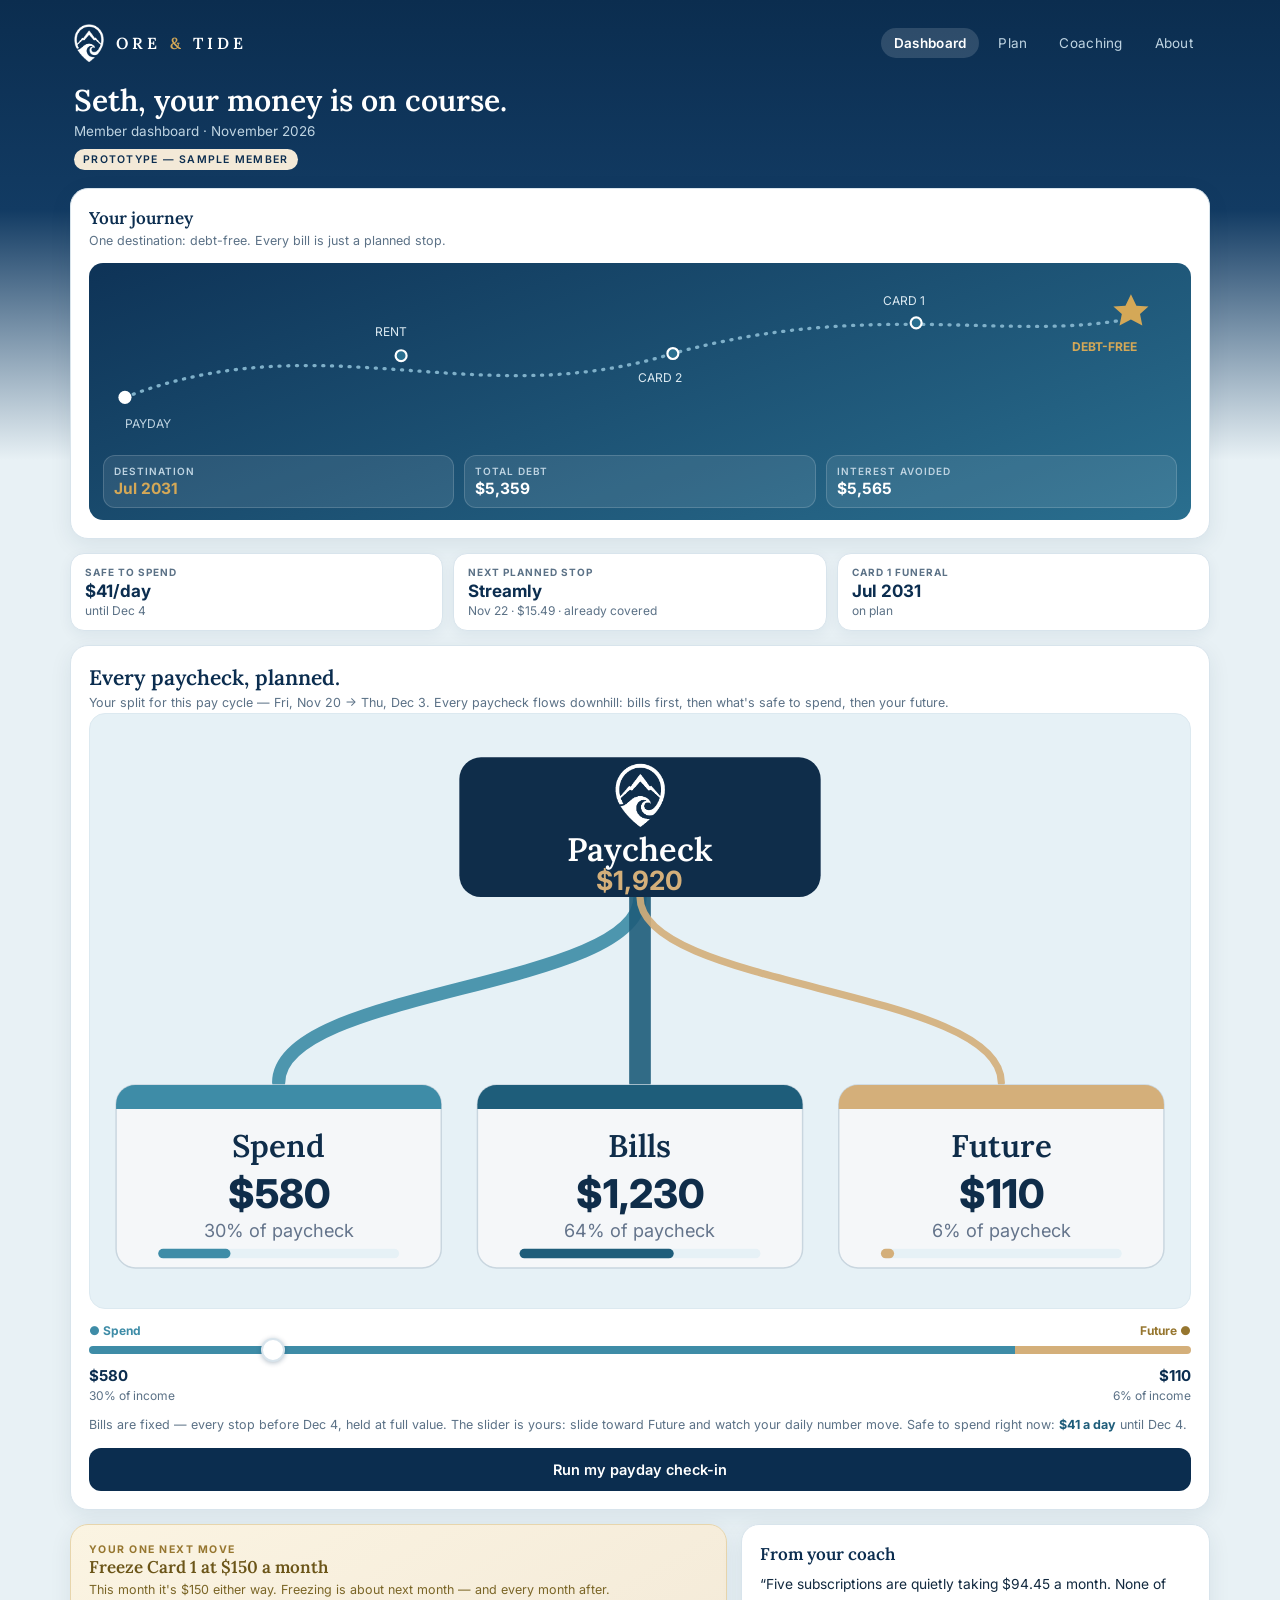
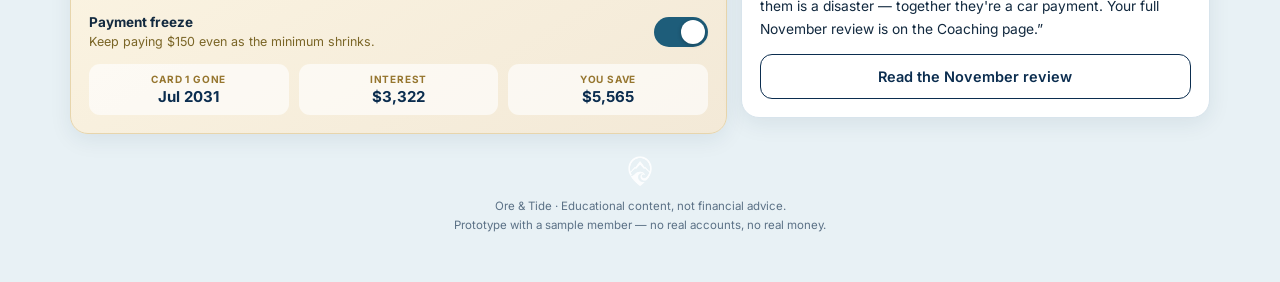
<file: app-prototype/index.html>
<!DOCTYPE html>
<html lang="en">
<head>
<meta charset="UTF-8">
<meta name="viewport" content="width=device-width, initial-scale=1.0">
<title>Ore &amp; Tide — Member Dashboard (Prototype)</title>
<link rel="preconnect" href="https://fonts.googleapis.com">
<link href="https://fonts.googleapis.com/css2?family=Lora:wght@500;600;700&family=Inter:wght@400;500;600;700&display=swap" rel="stylesheet">
<style>
  :root{
    --navy:#0B2D4F; --coastal:#2A6F8F; --mist:#E8F1F5; --sand:#F3E9D7;
    --gold:#D4A857; --success:#1E5D7A; --info:#3B82F6; --warning:#F59E0B; --alert:#EF4444;
    --ink:#12293F; --muted:#5B7186; --card:#FFFFFF; --line:#D8E4EC;
  }
  *{box-sizing:border-box; margin:0; padding:0;}
  body{
    font-family:'Inter',-apple-system,'Segoe UI',sans-serif; color:var(--ink);
    background:linear-gradient(180deg,#0B2D4F 0%,#123B63 210px,#E8F1F5 460px);
    min-height:100vh; padding:0 22px 48px;
  }
  .wrap{max-width:1140px; margin:0 auto;}
  header{padding:24px 4px 6px; color:#fff;}
  .toprow{display:flex; justify-content:space-between; align-items:center;}
  .brand{display:flex; align-items:center; gap:12px;}
  .logo-chip{display:flex; align-items:center;}
  .logo-chip img{height:38px; width:auto; display:block;}
  .wordmark{font-family:'Lora',Georgia,serif; font-size:16px; letter-spacing:.26em; font-weight:600;}
  .wordmark span{color:var(--gold);}
  nav{display:flex; gap:6px;}
  .navlink{background:none; border:none; cursor:pointer; font-family:'Inter',sans-serif; font-size:13.5px;
    color:#BFD4E2; padding:7px 13px; border-radius:99px; letter-spacing:.02em;}
  .navlink:hover{color:#fff;}
  .navlink.active{background:rgba(255,255,255,.14); color:#fff; font-weight:600;}
  .pagehead{padding:14px 4px 4px; color:#fff;}
  .pagehead h1{font-family:'Lora',Georgia,serif; font-size:30px; font-weight:600; line-height:1.2;}
  .pagehead p{font-size:13.5px; color:#BFD4E2; margin-top:5px;}
  .proto-tag{display:inline-block; margin-top:10px; font-size:10.5px; font-weight:600; letter-spacing:.12em;
    color:var(--navy); background:var(--sand); padding:4px 9px; border-radius:99px;}
  .page{display:none;}
  .page.active{display:block;}
  .card{background:var(--card); border:1px solid var(--line); border-radius:18px; padding:18px; margin-top:14px;
    box-shadow:0 6px 22px rgba(11,45,79,.08);}
  .card h2{font-family:'Lora',Georgia,serif; font-size:17px; font-weight:600; color:var(--navy);}
  .card .sub{font-size:12.5px; color:var(--muted); margin-top:3px; line-height:1.5;}
  .grid{display:grid; grid-template-columns:7fr 5fr; gap:14px; align-items:start;}
  @media (max-width:880px){ .grid{grid-template-columns:1fr;} nav{flex-wrap:wrap;} }
  /* Journey */
  .journey-box{background:linear-gradient(160deg,#0E3357,#2A6F8F); border-radius:14px; padding:16px 14px 12px; margin-top:12px; color:#fff;}
  .journey-box svg{width:100%; height:auto; display:block;}
  .journey-stats{display:flex; gap:10px; margin-top:12px;}
  .jstat{flex:1; background:rgba(255,255,255,.09); border:1px solid rgba(255,255,255,.16); border-radius:12px; padding:9px 10px;}
  .jstat .k{font-size:10px; letter-spacing:.1em; color:#BFD4E2; font-weight:600;}
  .jstat .v{font-size:15.5px; font-weight:700; margin-top:2px;}
  .jstat .v.gold{color:var(--gold);}
  /* Stat tiles */
  .statrow{display:flex; gap:10px; margin-top:14px;}
  .stat{flex:1; background:var(--card); border:1px solid var(--line); border-radius:14px; padding:12px 14px; box-shadow:0 4px 14px rgba(11,45,79,.06);}
  .stat .k{font-size:10px; letter-spacing:.1em; color:var(--muted); font-weight:700;}
  .stat .v{font-size:17px; font-weight:700; color:var(--navy); margin-top:3px;}
  .stat .s{font-size:12px; color:var(--muted); margin-top:2px;}
  /* Paycheck scene — one river, three mountains */
  .flow{position:relative; background:#E6F1F6; border:1px solid #DCE9F0; border-radius:16px; padding:12px 8px 4px;}
    #flowArt svg{width:100%; height:auto; display:block;}
    .flow-logo{position:absolute; left:50%; top:8.2%; width:4.6%; transform:translateX(-50%); z-index:3;}
    .scene{position:relative; border-radius:14px; overflow:hidden; margin-top:12px; box-shadow:0 8px 24px rgba(11,45,79,.18); aspect-ratio:1040/693; background:#D8F0EC;}
  .scene-bg{position:absolute; inset:0; width:100%; height:100%; object-fit:cover;}
  .mtn{position:absolute; transform:translateX(-50%); z-index:1;}
  img.mtn{width:auto;}
  
  #sceneArt, #sceneArt svg{position:absolute; inset:0; width:100%; height:100%; display:block; z-index:2;}
  .legend{display:flex; gap:8px; flex-wrap:wrap; margin-top:6px;}
  .legend .li{flex:1; min-width:150px; border:1px solid var(--line); border-radius:12px; padding:10px 12px;}
  .legend .li .row{display:flex; justify-content:space-between; align-items:baseline;}
  .legend .nm{font-weight:700; font-size:13.5px;}
  .legend .nm i{display:inline-block; width:9px; height:9px; border-radius:3px; margin-right:7px;}
  .legend .val{font-weight:700; font-size:15px; color:var(--navy);}
  .legend .why{font-size:12px; color:var(--muted); margin-top:4px; line-height:1.45;}
  .slider-head{display:flex; justify-content:space-between; margin-top:14px; font-size:12px; font-weight:700;}
  .slider-head .spend-lbl{color:#3E8CA7;}
  .slider-head .fut-lbl{color:#96762F;}
  input[type=range]{-webkit-appearance:none; appearance:none; width:100%; height:8px; border-radius:99px; margin-top:7px; outline:none; background:#D8E4EC;}
  input[type=range]::-webkit-slider-thumb{-webkit-appearance:none; width:24px; height:24px; border-radius:50%; background:#fff; border:2px solid var(--line); box-shadow:0 1px 5px rgba(11,45,79,.3); cursor:pointer;}
  input[type=range]::-moz-range-thumb{width:22px; height:22px; border-radius:50%; background:#fff; border:2px solid var(--line); box-shadow:0 1px 5px rgba(11,45,79,.3); cursor:pointer;}
  .slider-vals{display:flex; justify-content:space-between; margin-top:8px; font-size:15px; color:var(--navy);}
  .slider-vals .pct{font-size:12px; color:var(--muted); font-weight:400;}
  .why-line{font-size:12.5px; color:var(--muted); line-height:1.55; margin-top:11px;}
  .why-line b{color:var(--success);}
  .btn{display:block; width:100%; border:none; cursor:pointer; margin-top:14px; padding:13px;
    background:var(--navy); color:#fff; font-family:'Inter',sans-serif; font-size:14.5px; font-weight:600; border-radius:12px;}
  .btn.ghost{background:#fff; color:var(--navy); border:1.5px solid var(--navy);}
  .btn:active{transform:scale(.99);}
  .checkin{margin-top:12px; border-top:1px dashed var(--line); padding-top:12px; display:none;}
  .checkin.open{display:block;}
  .cstep{display:flex; gap:9px; align-items:flex-start; padding:7px 0; font-size:13.5px; color:var(--muted);}
  .cstep .dot{flex:none; width:20px; height:20px; border-radius:50%; border:2px solid var(--line); display:flex; align-items:center; justify-content:center; font-size:11px; font-weight:700; color:var(--muted); background:#fff;}
  .cstep.done{color:var(--ink);}
  .cstep.done .dot{background:var(--success); border-color:var(--success); color:#fff;}
  /* Next move */
  .nextmove{background:linear-gradient(150deg,#FBF4E2,#F3E9D7); border:1px solid #E7D5AC;}
  .nextmove .kicker{font-size:10.5px; font-weight:700; letter-spacing:.14em; color:#96762F;}
  .nextmove h2{color:#6B5518;}
  .toggle-row{display:flex; justify-content:space-between; align-items:center; margin-top:13px; gap:12px;}
  .toggle-row .lbl{font-size:13.5px; line-height:1.4;}
  .switch{position:relative; flex:none; width:54px; height:30px; background:#C7D3DD; border-radius:99px; cursor:pointer; transition:background .2s; border:none;}
  .switch::after{content:''; position:absolute; top:3px; left:3px; width:24px; height:24px; border-radius:50%; background:#fff; transition:left .2s; box-shadow:0 1px 4px rgba(0,0,0,.25);}
  .switch.on{background:var(--success);}
  .switch.on::after{left:27px;}
  .impact{display:flex; gap:10px; margin-top:13px;}
  .impact .cell{flex:1; background:rgba(255,255,255,.65); border-radius:11px; padding:9px 10px; text-align:center;}
  .impact .k{font-size:10px; letter-spacing:.08em; color:#96762F; font-weight:700;}
  .impact .v{font-size:15px; font-weight:700; color:var(--navy); margin-top:2px;}
  /* Debts, stops, milestones */
  .debt{padding:11px 0; border-bottom:1px solid var(--line);}
  .debt:last-child{border-bottom:none; padding-bottom:2px;}
  .debt .row{display:flex; justify-content:space-between; align-items:baseline;}
  .debt .nm{font-weight:600; font-size:14.5px;}
  .debt .bal{font-weight:700; font-size:15px;}
  .debt .meta{font-size:12.5px; color:var(--muted); margin-top:3px; line-height:1.5;}
  .pill{display:inline-block; font-size:10.5px; font-weight:700; padding:2.5px 8px; border-radius:99px; letter-spacing:.03em;}
  .pill.plan{background:#E2F0E9; color:var(--success);}
  .pill.warn{background:#FDECEC; color:var(--alert);}
  .pill.info{background:#E4EDF9; color:var(--info);}
  .stop{display:flex; justify-content:space-between; padding:8px 0; border-bottom:1px solid #EDF2F6; font-size:13.5px;}
  .stop:last-child{border-bottom:none;}
  .stop .d{color:var(--muted); font-size:12.5px;}
  .leak{margin-top:11px; background:var(--mist); border-radius:11px; padding:10px 12px; font-size:13px; line-height:1.5;}
  .mile{display:flex; gap:11px; padding:10px 0; border-bottom:1px solid #EDF2F6; align-items:flex-start;}
  .mile:last-child{border-bottom:none;}
  .mile .mk{flex:none; width:22px; height:22px; border-radius:50%; display:flex; align-items:center; justify-content:center; font-size:11px; font-weight:700; margin-top:1px;}
  .mile .mk.done{background:var(--success); color:#fff;}
  .mile .mk.next{background:#fff; border:2px solid var(--gold); color:#96762F;}
  .mile .mk.far{background:#fff; border:2px solid var(--line); color:var(--muted);}
  .mile .t{font-size:14px; font-weight:600;}
  .mile .s{font-size:12.5px; color:var(--muted); margin-top:1px;}
  /* Review, lessons, ask */
  .review p{font-size:13.8px; line-height:1.6; margin-top:9px;}
  .review p b{color:var(--navy);}
  .review .sig{font-size:12.5px; color:var(--muted); margin-top:11px;}
  .lesson{border:1px solid var(--line); border-radius:14px; padding:14px; margin-top:10px;}
  .lesson .tag{font-size:10px; font-weight:700; letter-spacing:.12em; color:var(--coastal);}
  .lesson h3{font-family:'Lora',Georgia,serif; font-size:15.5px; color:var(--navy); margin-top:4px;}
  .lesson p{font-size:13.3px; line-height:1.6; margin-top:6px;}
  .lesson .applies{font-size:12.5px; color:var(--muted); margin-top:7px;}
  .qa{border-top:1px solid var(--line);}
  .qa:first-of-type{margin-top:8px;}
  .qa button{width:100%; background:none; border:none; text-align:left; cursor:pointer; padding:12px 2px;
    font-family:'Inter',sans-serif; font-size:14px; font-weight:600; color:var(--navy); display:flex; justify-content:space-between; align-items:center;}
  .qa .ans{display:none; font-size:13.5px; line-height:1.6; color:var(--ink); padding:0 2px 13px;}
  .qa.open .ans{display:block;}
  .qa .chev{color:var(--muted); font-weight:400;}
  .teaser p{font-size:13.8px; line-height:1.6; margin-top:8px;}
  .about p{font-size:14.5px; line-height:1.7; margin-top:10px;}
  .about .brandline{font-family:'Lora',Georgia,serif; font-size:19px; line-height:1.5; color:var(--navy);}
  .steps{display:flex; gap:10px; margin-top:12px; flex-wrap:wrap;}
  .steps .st{flex:1; min-width:180px; background:var(--mist); border-radius:12px; padding:12px 14px;}
  .steps .st .n{font-family:'Lora',Georgia,serif; font-weight:700; color:var(--coastal); font-size:15px;}
  .steps .st .t{font-weight:700; font-size:13.5px; margin-top:3px;}
  .steps .st .s{font-size:12.5px; color:var(--muted); margin-top:3px; line-height:1.5;}
  footer{text-align:center; font-size:11.5px; color:var(--muted); margin-top:22px; line-height:1.6;}
  footer img{height:30px; width:auto; opacity:.85; margin-bottom:6px;}
</style>
</head>
<body>
<div class="wrap">
  <header>
    <div class="toprow">
      <div class="brand">
        <div class="logo-chip"><img src="[data-uri]" alt="Ore &amp; Tide logo"></div>
        <div class="wordmark">ORE <span>&amp;</span> TIDE</div>
      </div>
      <nav>
        <button class="navlink active" data-page="dashboard">Dashboard</button>
        <button class="navlink" data-page="plan">Plan</button>
        <button class="navlink" data-page="coaching">Coaching</button>
        <button class="navlink" data-page="about">About</button>
      </nav>
    </div>
  </header>

  <!-- ============ PAGE: DASHBOARD ============ -->
  <main class="page active" id="page-dashboard">
    <div class="pagehead">
      <h1>Seth, your money is on course.</h1>
      <p>Member dashboard · November 2026</p>
      <span class="proto-tag">PROTOTYPE — SAMPLE MEMBER</span>
    </div>

    <section class="card">
      <h2>Your journey</h2>
      <p class="sub">One destination: debt-free. Every bill is just a planned stop.</p>
      <div class="journey-box">
        <svg viewBox="0 0 980 150" role="img" aria-label="Route from payday to debt-free">
          <path d="M20,108 C200,38 340,124 520,68 C700,18 830,58 938,36" fill="none" stroke="#7FB0C9" stroke-width="3" stroke-linecap="round" stroke-dasharray="1 7"/>
          <circle cx="20" cy="108" r="6" fill="#fff"/>
          <circle cx="272" cy="70" r="5" fill="#2A6F8F" stroke="#fff" stroke-width="2"/>
          <circle cx="520" cy="68" r="5" fill="#2A6F8F" stroke="#fff" stroke-width="2"/>
          <circle cx="742" cy="40" r="5" fill="#2A6F8F" stroke="#fff" stroke-width="2"/>
          <path d="M938 14 l5 10.5 L954 25 l-7.7 7 2.1 10.4 -10.4 -5.5 -10.4 5.5 2.1 -10.4 -7.7 -7 11 -.5 Z" fill="#D4A857"/>
          <text x="20" y="136" fill="#BFD4E2" font-size="11" font-family="Inter,sans-serif">PAYDAY</text>
          <text x="248" y="52" fill="#DCEAF2" font-size="11" font-family="Inter,sans-serif">RENT</text>
          <text x="488" y="94" fill="#DCEAF2" font-size="11" font-family="Inter,sans-serif">CARD 2</text>
          <text x="712" y="24" fill="#DCEAF2" font-size="11" font-family="Inter,sans-serif">CARD 1</text>
          <text x="884" y="66" fill="#D4A857" font-size="11" font-weight="700" font-family="Inter,sans-serif">DEBT-FREE</text>
        </svg>
        <div class="journey-stats">
          <div class="jstat"><div class="k">DESTINATION</div><div class="v gold" id="jDest">Jul 2031</div></div>
          <div class="jstat"><div class="k">TOTAL DEBT</div><div class="v">$5,359</div></div>
          <div class="jstat"><div class="k">INTEREST AVOIDED</div><div class="v" id="jSaved">$5,565</div></div>
        </div>
      </div>
    </section>

    <div class="statrow">
      <div class="stat"><div class="k">SAFE TO SPEND</div><div class="v" id="statSafe">$41/day</div><div class="s">until Dec 4</div></div>
      <div class="stat"><div class="k">NEXT PLANNED STOP</div><div class="v">Streamly</div><div class="s">Nov 22 · $15.49 · already covered</div></div>
      <div class="stat"><div class="k">CARD 1 FUNERAL</div><div class="v" id="statFuneral">Jul 2031</div><div class="s">on plan</div></div>
    </div>

    <section class="card">
      <h2 style="font-size:21px;">Every paycheck, planned.</h2>
      <p class="sub">Your split for this pay cycle — Fri, Nov 20 → Thu, Dec 3. Every paycheck flows downhill: bills first, then what's safe to spend, then your future.</p>
      <div class="flow" id="flow"><img class="flow-logo" src="[data-uri]" alt="Ore & Tide logo"><div id="flowArt"></div></div>
      <div class="slider-head"><span class="spend-lbl">● Spend</span><span class="fut-lbl">Future ●</span></div>
      <input type="range" id="splitSlider" min="0" max="689" step="5" value="110" aria-label="Adjust spend versus future">
      <div class="slider-vals"><span><b id="spendVal"></b><br><span class="pct" id="spendPct"></span></span><span style="text-align:right;"><b id="futVal"></b><br><span class="pct" id="futPct"></span></span></div>
      <p class="why-line" id="splitWhy"></p>
      <button class="btn" id="checkinBtn">Run my payday check-in</button>
      <div class="checkin" id="checkin">
        <div class="cstep" data-step><span class="dot">1</span><span>Bills checked — every stop before Dec 4 is covered in full.</span></div>
        <div class="cstep" data-step><span class="dot">2</span><span>Split confirmed — spending money and future money are in their stretches of road.</span></div>
        <div class="cstep" data-step><span class="dot">3</span><span>You're on course. Next check-in: payday, Dec 4.</span></div>
      </div>
    </section>

    <div class="grid">
      <div class="col">
        <section class="card nextmove">
          <div class="kicker">YOUR ONE NEXT MOVE</div>
          <h2>Freeze Card 1 at $150 a month</h2>
          <p class="sub" style="color:#7A6526;">This month it's $150 either way. Freezing is about next month — and every month after.</p>
          <div class="toggle-row">
            <div class="lbl"><b>Payment freeze</b><br><span style="color:#7A6526; font-size:12.5px;">Keep paying $150 even as the minimum shrinks.</span></div>
            <button class="switch on" id="freezeToggle" aria-label="Toggle payment freeze"></button>
          </div>
          <div class="impact">
            <div class="cell"><div class="k">CARD 1 GONE</div><div class="v" id="impDate">Jul 2031</div></div>
            <div class="cell"><div class="k">INTEREST</div><div class="v" id="impInt">$3,322</div></div>
            <div class="cell"><div class="k">YOU SAVE</div><div class="v" id="impSave">$5,565</div></div>
          </div>
        </section>
      </div>
      <div class="col">
        <section class="card teaser">
          <h2>From your coach</h2>
          <p>“Five subscriptions are quietly taking $94.45 a month. None of them is a disaster — together they're a car payment. Your full November review is on the Coaching page.”</p>
          <button class="btn ghost" data-goto="coaching">Read the November review</button>
        </section>
      </div>
    </div>
  </main>

  <!-- ============ PAGE: PLAN ============ -->
  <main class="page" id="page-plan">
    <div class="pagehead">
      <h1>Your plan</h1>
      <p>The debts, the stops, and the milestones between here and debt-free.</p>
    </div>

    <section class="card">
      <h2>Your debts</h2>
      <p class="sub">Highest rate first — that's the fastest way out.</p>
      <div class="debt">
        <div class="row"><span class="nm">Card 1</span><span class="bal">$5,000</span></div>
        <div class="meta">24% APR · <span id="card1Pay">$150/mo, frozen</span> · <span class="pill plan" id="card1Pill">ON PLAN</span><br>Paid off: <b id="card1Date">Jul 2031</b> · Why this one first? It charges you $100 a month just to stand still.</div>
      </div>
      <div class="debt">
        <div class="row"><span class="nm">Card 2 — “The Compliment”</span><span class="bal">$359</span></div>
        <div class="meta">0% promo over · $25/mo · <span class="pill info">IN THE PLAN</span><br>Paid off: <b id="card2Date"></b> · Small balance, short goodbye.</div>
      </div>
    </section>

    <section class="card">
      <h2>Planned stops this cycle</h2>
      <p class="sub">Bills and subscriptions, already counted in your split.</p>
      <div id="stops"></div>
      <div class="leak" id="leakLine"></div>
    </section>

    <section class="card">
      <h2>Milestones</h2>
      <p class="sub">Progress you can see — the scoreboard, made real.</p>
      <div class="mile"><span class="mk done">✓</span><div><div class="t">Paycheck split set</div><div class="s">Nov 20 · Bills, Spend and Future each have their stretch of road.</div></div></div>
      <div class="mile"><span class="mk done">✓</span><div><div class="t">Card 2 named and planned</div><div class="s">“The Compliment” · $359 · gone May 2028 on $25 a month.</div></div></div>
      <div class="mile"><span class="mk next">→</span><div><div class="t">First $500 in Future</div><div class="s">Projected Apr 2027 at $110 a month.</div></div></div>
      <div class="mile"><span class="mk far">·</span><div><div class="t">Card 1 funeral</div><div class="s" id="mileFuneral">Jul 2031 · on the frozen plan.</div></div></div>
      <div class="mile"><span class="mk far">·</span><div><div class="t">Debt-free</div><div class="s">The destination. Everything above is just the road there.</div></div></div>
    </section>
  </main>

  <!-- ============ PAGE: COACHING ============ -->
  <main class="page" id="page-coaching">
    <div class="pagehead">
      <h1>Coaching</h1>
      <p>Your monthly review, the lessons your numbers call for, and straight answers.</p>
    </div>

    <section class="card review">
      <h2>Coach's review — November</h2>
      <p><b>What's on course:</b> every bill before your next payday is covered in full, and your spending money is already fenced off. The system works when you don't have to think about it.</p>
      <p><b>What to watch:</b> five subscriptions are quietly taking <b>$94.45 a month — $1,133 a year</b>. None of them is a disaster. Together they're a car payment. Your call which ones earn their seat.</p>
      <p id="reviewPlan"><b>The adjustment:</b> Card 1 stays frozen at $150. Left on minimums, that card costs you $8,887 in interest and isn't gone until 2046. Frozen, it's gone by July 2031 and you keep $5,565. Same $150 — different decade.</p>
      <p class="sig">— Your Ore &amp; Tide coach · Reviews are generated from your numbers. The map follows your spending, not the tap.</p>
    </section>

    <section class="card">
      <h2>Lessons on your route</h2>
      <p class="sub">Short lessons, surfaced because your numbers asked for them.</p>
      <div class="lesson">
        <div class="tag">TRAIL MARKER · DEBT</div>
        <h3>The Freeze</h3>
        <p>A minimum payment is designed to shrink — so the debt lingers and the interest piles up. Freeze the payment at today's amount and the same dollars finish years sooner. Nothing about your budget changes; only the ending does.</p>
        <p class="applies">Applies to you: Card 1 — worth $5,565 and fourteen years.</p>
      </div>
      <div class="lesson">
        <div class="tag">TRAIL MARKER · SPENDING</div>
        <h3>The Quiet Subscriptions</h3>
        <p>No single subscription feels like real money. Add them up once a year, though, and they read like a bill you never agreed to. Keep the ones you'd re-buy today at full price. Let the rest go.</p>
        <p class="applies">Applies to you: 5 subscriptions · $94.45 a month · $1,133 a year.</p>
      </div>
    </section>

    <section class="card">
      <h2>Ask the coach</h2>
      <p class="sub">Straight answers, no jargon.</p>
      <div class="qa">
        <button>What exactly is “safe to spend”?<span class="chev">+</span></button>
        <div class="ans">What's left of your paycheck after the bills stretch and the future stretch are filled, divided by the days until your next payday. If you stay under that daily number, the bills are never your problem — they're already paid for.</div>
      </div>
      <div class="qa">
        <button>Why does Card 1 get the extra money?<span class="chev">+</span></button>
        <div class="ans">Because at 24% APR it's your most expensive debt — $100 a month in interest before you've bought a thing. Every extra dollar aimed there removes the most interest. Card 2 is smaller and cheaper, so it waits its turn.</div>
      </div>
      <div class="qa">
        <button>What if a month goes sideways?<span class="chev">+</span></button>
        <div class="ans">Then the plan reroutes — it doesn't collapse. Update your numbers, and your split, your dates, and this review recalculate around real life. A detour is not a dead end.</div>
      </div>
    </section>
  </main>

  <!-- ============ PAGE: ABOUT ============ -->
  <main class="page" id="page-about">
    <div class="pagehead">
      <h1>About Ore &amp; Tide</h1>
      <p>What this is, and what it isn't.</p>
    </div>
    <section class="card about">
      <p class="brandline">Ore is the value waiting to be uncovered. Tide is the rhythm of life's financial journey. Build lasting wealth, every season of life.</p>
      <p>Ore &amp; Tide is a virtual coaching service built on a simple idea: most money trouble isn't a math problem, it's a system problem. So we built the system — a dashboard that takes your income, bills, debts and goals, and turns them into one clear decision every payday: what goes to bills, what's safe to spend, and what builds your future.</p>
      <div class="steps">
        <div class="st"><div class="n">1</div><div class="t">Tell it your numbers</div><div class="s">Income, bills, debts, goals — typed by you. No bank login, ever.</div></div>
        <div class="st"><div class="n">2</div><div class="t">Get your split</div><div class="s">Every payday, your money gets its route: bills covered, spending fenced, future funded.</div></div>
        <div class="st"><div class="n">3</div><div class="t">Stay on course</div><div class="s">A monthly coach's review reads your numbers and names the one adjustment that matters.</div></div>
      </div>
      <p style="font-size:12.5px; color:var(--muted);">Ore &amp; Tide provides financial coaching and education. It is not financial, investment, tax, or legal advice, and it never moves your money — you stay in control of every dollar. Membership opens soon.</p>
    </section>
  </main>

  <footer>
    <img src="[data-uri]" alt=""><br>
    Ore &amp; Tide · Educational content, not financial advice.<br>
    Prototype with a sample member — no real accounts, no real money.
  </footer>
</div>

<script>
  const c = x => Math.round(x * 100) / 100;
  function amortize(balance, aprPct, mode, fixedPay){
    const r = aprPct / 100 / 12; let months = 0, totalInt = 0, bal = balance;
    while (bal > 0.004 && months < 1200){
      const interest = c(bal * r); totalInt = c(totalInt + interest);
      let pay = (mode === 'minimum') ? c(Math.max(25, interest + bal * 0.01)) : fixedPay;
      pay = Math.min(pay, c(bal + interest)); bal = c(bal + interest - pay); months++;
    }
    return { months, totalInt };
  }
  function monthLabel(startYear, startMonthIdx, addMonths){
    const d = new Date(startYear, startMonthIdx + addMonths, 1);
    return d.toLocaleString('en-US', { month: 'short', year: 'numeric' });
  }
  const money = n => '$' + n.toLocaleString('en-US', { maximumFractionDigits: 0 });

  // Page switching
  function showPage(name){
    document.querySelectorAll('.page').forEach(p => p.classList.toggle('active', p.id === 'page-' + name));
    document.querySelectorAll('.navlink').forEach(n => n.classList.toggle('active', n.dataset.page === name));
    if (location.hash !== '#' + name) history.replaceState(null, '', '#' + name);
    window.scrollTo({ top: 0 });
  }
  document.querySelectorAll('.navlink').forEach(n => n.addEventListener('click', () => showPage(n.dataset.page)));
  document.querySelectorAll('[data-goto]').forEach(b => b.addEventListener('click', () => showPage(b.dataset.goto)));
  if (['plan','coaching','about'].includes(location.hash.slice(1))) showPage(location.hash.slice(1));

  // Sample member data (Seth) — day = days after payday (Nov 20)
  const PAYCHECK = 1920, CYCLE_DAYS = 14;
  const bills = [
    { name: 'Rent (your share)', due: 'Dec 1', day: 11, amt: 725 },
    { name: 'Electric', due: 'Nov 25', day: 5, amt: 86 },
    { name: 'Phone', due: 'Nov 28', day: 8, amt: 65 },
    { name: 'Car insurance', due: 'Nov 30', day: 10, amt: 142 },
    { name: 'Card 1 payment', due: 'Nov 26', day: 6, amt: 150 },
    { name: 'Card 2 payment', due: 'Nov 27', day: 7, amt: 25 }
  ];
  const subs = [
    { name: 'Streamly', due: 'Nov 22', day: 2, amt: 15.49 },
    { name: 'Music app', due: 'Nov 29', day: 9, amt: 11.99 },
    { name: 'Cloud storage', due: 'Dec 2', day: 12, amt: 9.99 },
    { name: 'Gym', due: 'Dec 8', day: 18, amt: 39.99 },
    { name: 'Game pass', due: 'Dec 10', day: 20, amt: 16.99 }
  ];
  const subsThisCycle = subs.filter(s => s.day <= 13);
  const billsTotal = bills.reduce((a,b) => a + b.amt, 0) + subsThisCycle.reduce((a,b) => a + b.amt, 0);
  const POOL = c(PAYCHECK - billsTotal);
  let futureAmt = 110;

  // Paycheck splitter v14 — back to the SIMPLE flow at Joshua's word (Nov 18, 2026):
  // one source node, three lines flowing down to three bucket cards. Executed strictly
  // in the palette from his brand sheet: Deep Navy #0F2D4A (source + text), Ocean Blue
  // #1E5D7A (Bills), Coastal Teal #3E8CA7 (Spend), Sand Gold #D4AF7A (Future + accents),
  // Mist Blue #E6F1F6 (panel + tracks), Stone #F5F7F9 (cards), Slate #64748B (secondary).
  // One SVG coordinate system, so it scales as a unit at any width. Line thickness and
  // each card's share bar track the amounts live.
  function renderFlow(){
    const spendAmt = c(POOL - futureAmt);
    const C = { navy: '#0F2D4A', ocean: '#1E5D7A', teal: '#3E8CA7', gold: '#D4AF7A', mist: '#E6F1F6', stone: '#F5F7F9', slate: '#64748B' };
    const flowW = amt => Math.max(5, Math.round(5 + (amt / PAYCHECK) * 20));
    const pct = amt => Math.round(amt / PAYCHECK * 100);
    const flow = (x, amt, col) => `<path d="M450,142 C 450,218 ${x},218 ${x},296" fill="none" stroke="${col}" stroke-width="${flowW(amt)}" stroke-linecap="round" opacity="0.9"/>`;
    const node = (left, amt, name, col, id) => `
      <g transform="translate(${left},298)">
        <rect width="270" height="152" rx="16" fill="${C.stone}" stroke="#C9D6DF" stroke-width="1.2"/>
        <path d="M0,16 a16,16 0 0 1 16,-16 h238 a16,16 0 0 1 16,16 v4 H0 z" fill="${col}"/>
        <text x="135" y="60" text-anchor="middle" font-family="Lora,Georgia,serif" font-size="26" font-weight="600" fill="${C.navy}">${name}</text>
        <text id="${id}" x="135" y="102" text-anchor="middle" font-family="Inter,sans-serif" font-size="33" font-weight="800" fill="${C.navy}">${money(amt)}</text>
        <text x="135" y="126" text-anchor="middle" font-family="Inter,sans-serif" font-size="15" fill="${C.slate}">${pct(amt)}% of paycheck</text>
        <rect x="35" y="136" width="200" height="8" rx="4" fill="${C.mist}"/>
        <rect x="35" y="136" width="${Math.round(amt / PAYCHECK * 200)}" height="8" rx="4" fill="${col}"/>
      </g>`;

    document.getElementById('flowArt').innerHTML = `
      <svg viewBox="0 0 900 480" role="img" aria-label="Your paycheck flowing into Spend, Bills, and Future">
        ${flow(150, spendAmt, C.teal)}${flow(450, billsTotal, C.ocean)}${flow(750, futureAmt, C.gold)}
        ${node(15, spendAmt, 'Spend', C.teal, 'chipSpend')}
        ${node(315, billsTotal, 'Bills', C.ocean, 'chipBills')}
        ${node(615, futureAmt, 'Future', C.gold, 'chipFuture')}
        <g>
          <rect x="300" y="26" width="300" height="116" rx="18" fill="${C.navy}"/>
          <text x="450" y="112" text-anchor="middle" font-family="Lora,Georgia,serif" font-size="27" font-weight="600" fill="#FFFFFF">Paycheck</text>
          <text id="chipIncome" x="450" y="136" text-anchor="middle" font-family="Inter,sans-serif" font-size="22" font-weight="700" fill="${C.gold}">${money(PAYCHECK)}</text>
        </g>
      </svg>`;
    document.getElementById('chipBills').textContent = money(billsTotal);
    document.getElementById('chipSpend').textContent = money(spendAmt);
    document.getElementById('chipFuture').textContent = money(futureAmt);
    document.getElementById('chipIncome').textContent = money(PAYCHECK);
    document.getElementById('spendVal').textContent = money(spendAmt);
    document.getElementById('futVal').textContent = money(futureAmt);
    document.getElementById('spendPct').textContent = Math.round(spendAmt / PAYCHECK * 100) + '% of income';
    document.getElementById('futPct').textContent = Math.round(futureAmt / PAYCHECK * 100) + '% of income';
    document.getElementById('splitWhy').innerHTML =
      `Bills are fixed — every stop before Dec 4, held at full value. The slider is yours: slide toward Future and watch your daily number move. Safe to spend right now: <b>${money(Math.floor(spendAmt / CYCLE_DAYS))} a day</b> until Dec 4.`;
    document.getElementById('statSafe').textContent = money(Math.floor(spendAmt / CYCLE_DAYS)) + '/day';
    const slider = document.getElementById('splitSlider');
    const p = Math.round(futureAmt / POOL * 100);
    slider.style.background = `linear-gradient(90deg, #3E8CA7 0%, #3E8CA7 ${100 - p}%, #D4AF7A ${100 - p}%, #D4AF7A 100%)`;
  }
  renderFlow();
  document.getElementById('splitSlider').addEventListener('input', function(){
    futureAmt = +this.value; renderFlow();
  });

  // Planned stops list (Plan page)
  const stopsEl = document.getElementById('stops');
  stopsEl.innerHTML = bills.concat(subsThisCycle).slice().sort((a,b) => a.day - b.day).map(s =>
    `<div class="stop"><span>${s.name} <span class="d">· ${s.due}</span></span><span>${money(s.amt)}</span></div>`).join('');
  const subsMonthly = subs.reduce((a,b) => a + b.amt, 0);
  document.getElementById('leakLine').innerHTML =
    `Across the month you carry <b>${subs.length} subscriptions — $${subsMonthly.toFixed(2)} a month, ${money(subsMonthly * 12)} a year</b>. They ride the route as planned stops, so they never ambush the split.`;

  // Card engines + freeze toggle
  const minOnly = amortize(5000, 24, 'minimum');
  const frozen  = amortize(5000, 24, 'fixed', 150);
  const saved   = c(minOnly.totalInt - frozen.totalInt);
  const card2   = amortize(359, 24.99, 'fixed', 25);
  document.getElementById('card2Date').textContent = monthLabel(2026, 11, card2.months - 1);

  const reviewFrozen = `<b>The adjustment:</b> Card 1 stays frozen at $150. Left on minimums, that card costs you ${money(minOnly.totalInt)} in interest and isn't gone until ${monthLabel(2026, 11, minOnly.months - 1)}. Frozen, it's gone by ${monthLabel(2026, 11, frozen.months - 1)} and you keep ${money(saved)}. Same $150 — different decade.`;
  const reviewMinimum = `<b>The adjustment:</b> right now Card 1 is on minimums — the long way round. Freezing it at $150 moves the finish from ${monthLabel(2026, 11, minOnly.months - 1)} to ${monthLabel(2026, 11, frozen.months - 1)} and keeps ${money(saved)} in your pocket. It's the One Next Move, on your dashboard.`;

  let freezeOn = true;
  function renderPlan(){
    const dest = monthLabel(2026, 11, (freezeOn ? frozen.months : minOnly.months) - 1);
    const interest = freezeOn ? frozen.totalInt : minOnly.totalInt;
    document.getElementById('jDest').textContent = dest;
    document.getElementById('jSaved').textContent = freezeOn ? money(saved) : '$0';
    document.getElementById('impDate').textContent = dest;
    document.getElementById('impInt').textContent = money(interest);
    document.getElementById('impSave').textContent = freezeOn ? money(saved) : '$0';
    document.getElementById('card1Date').textContent = dest;
    document.getElementById('statFuneral').textContent = dest;
    document.getElementById('mileFuneral').textContent = dest + (freezeOn ? ' · on the frozen plan.' : ' · on minimums — freeze it to pull this in.');
    document.getElementById('card1Pay').textContent = freezeOn ? '$150/mo, frozen' : 'minimum only — it shrinks every month';
    const pill = document.getElementById('card1Pill');
    pill.textContent = freezeOn ? 'ON PLAN' : 'OFF PLAN';
    pill.className = 'pill ' + (freezeOn ? 'plan' : 'warn');
    document.getElementById('reviewPlan').innerHTML = freezeOn ? reviewFrozen : reviewMinimum;
  }
  renderPlan();

  document.getElementById('freezeToggle').addEventListener('click', function(){
    freezeOn = !freezeOn; this.classList.toggle('on', freezeOn); renderPlan();
  });

  document.getElementById('checkinBtn').addEventListener('click', function(){
    const box = document.getElementById('checkin'); box.classList.add('open');
    const steps = box.querySelectorAll('[data-step]');
    steps.forEach((s, i) => setTimeout(() => { s.classList.add('done'); s.querySelector('.dot').textContent = '✓'; }, 450 * (i + 1)));
    this.textContent = 'Check-in complete — see you Dec 4'; this.disabled = true; this.style.opacity = '.75';
  });

  document.querySelectorAll('.qa button').forEach(btn => {
    btn.addEventListener('click', () => {
      const qa = btn.parentElement, open = qa.classList.toggle('open');
      btn.querySelector('.chev').textContent = open ? '–' : '+';
    });
  });
</script>
</body>
</html>
</file>
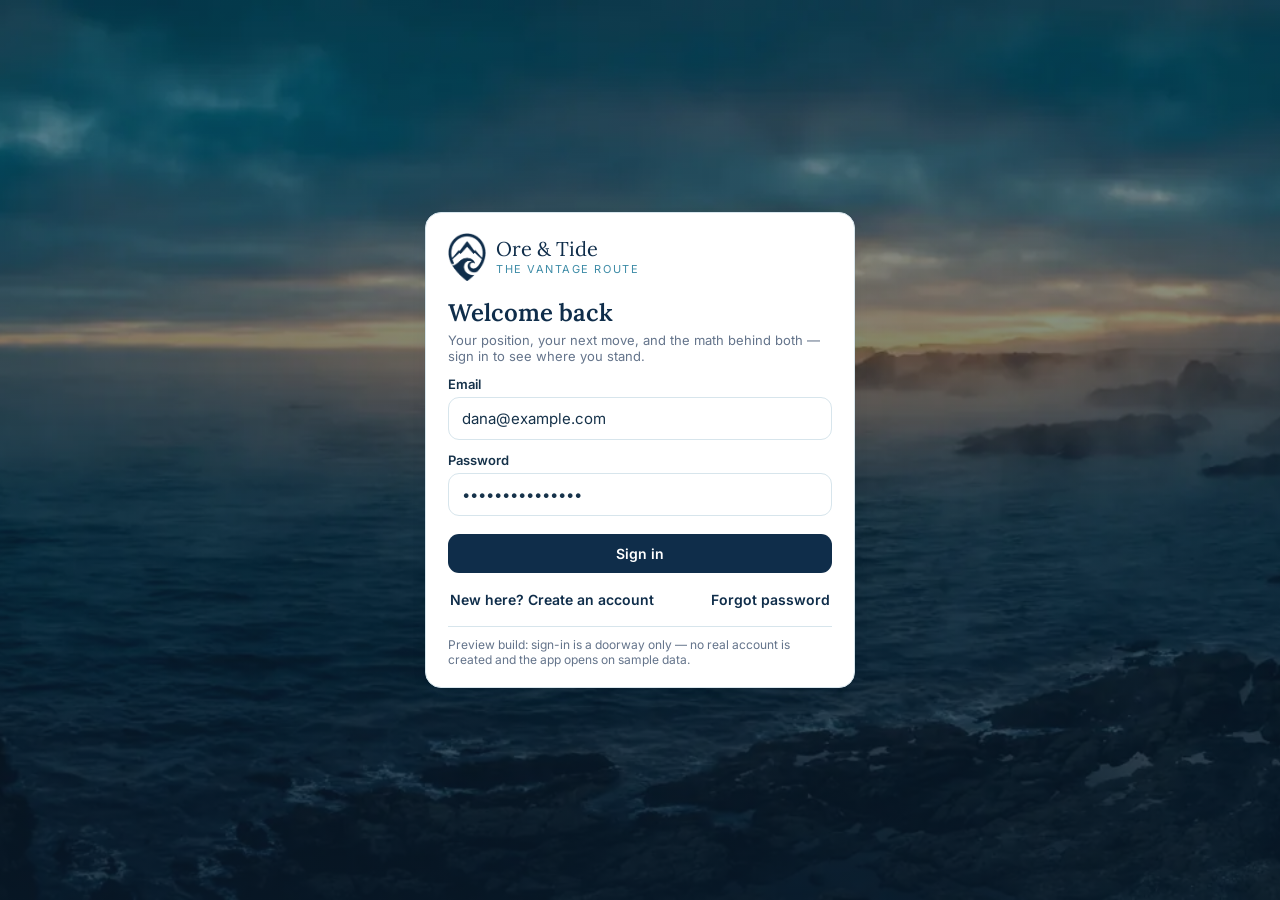
<file: app/index.html>
<!doctype html>
<html lang="en">
<head>
<meta charset="utf-8" />
<meta name="viewport" content="width=device-width, initial-scale=1, viewport-fit=cover" />
<title>Ore &amp; Tide — The Vantage Route</title>
<link rel="preconnect" href="https://fonts.googleapis.com" />
<link href="https://fonts.googleapis.com/css2?family=Lora:ital,wght@0,400;0,500;0,600;1,400&family=Inter:wght@400;500;600;700&display=swap" rel="stylesheet" />
  <script type="module" crossorigin src="./assets/index-MTd3BldJ.js"></script>
  <link rel="stylesheet" crossorigin href="./assets/style-BGJIKOlI.css">
</head>
<body>
<div id="root"></div>
</body>
</html>
</file>
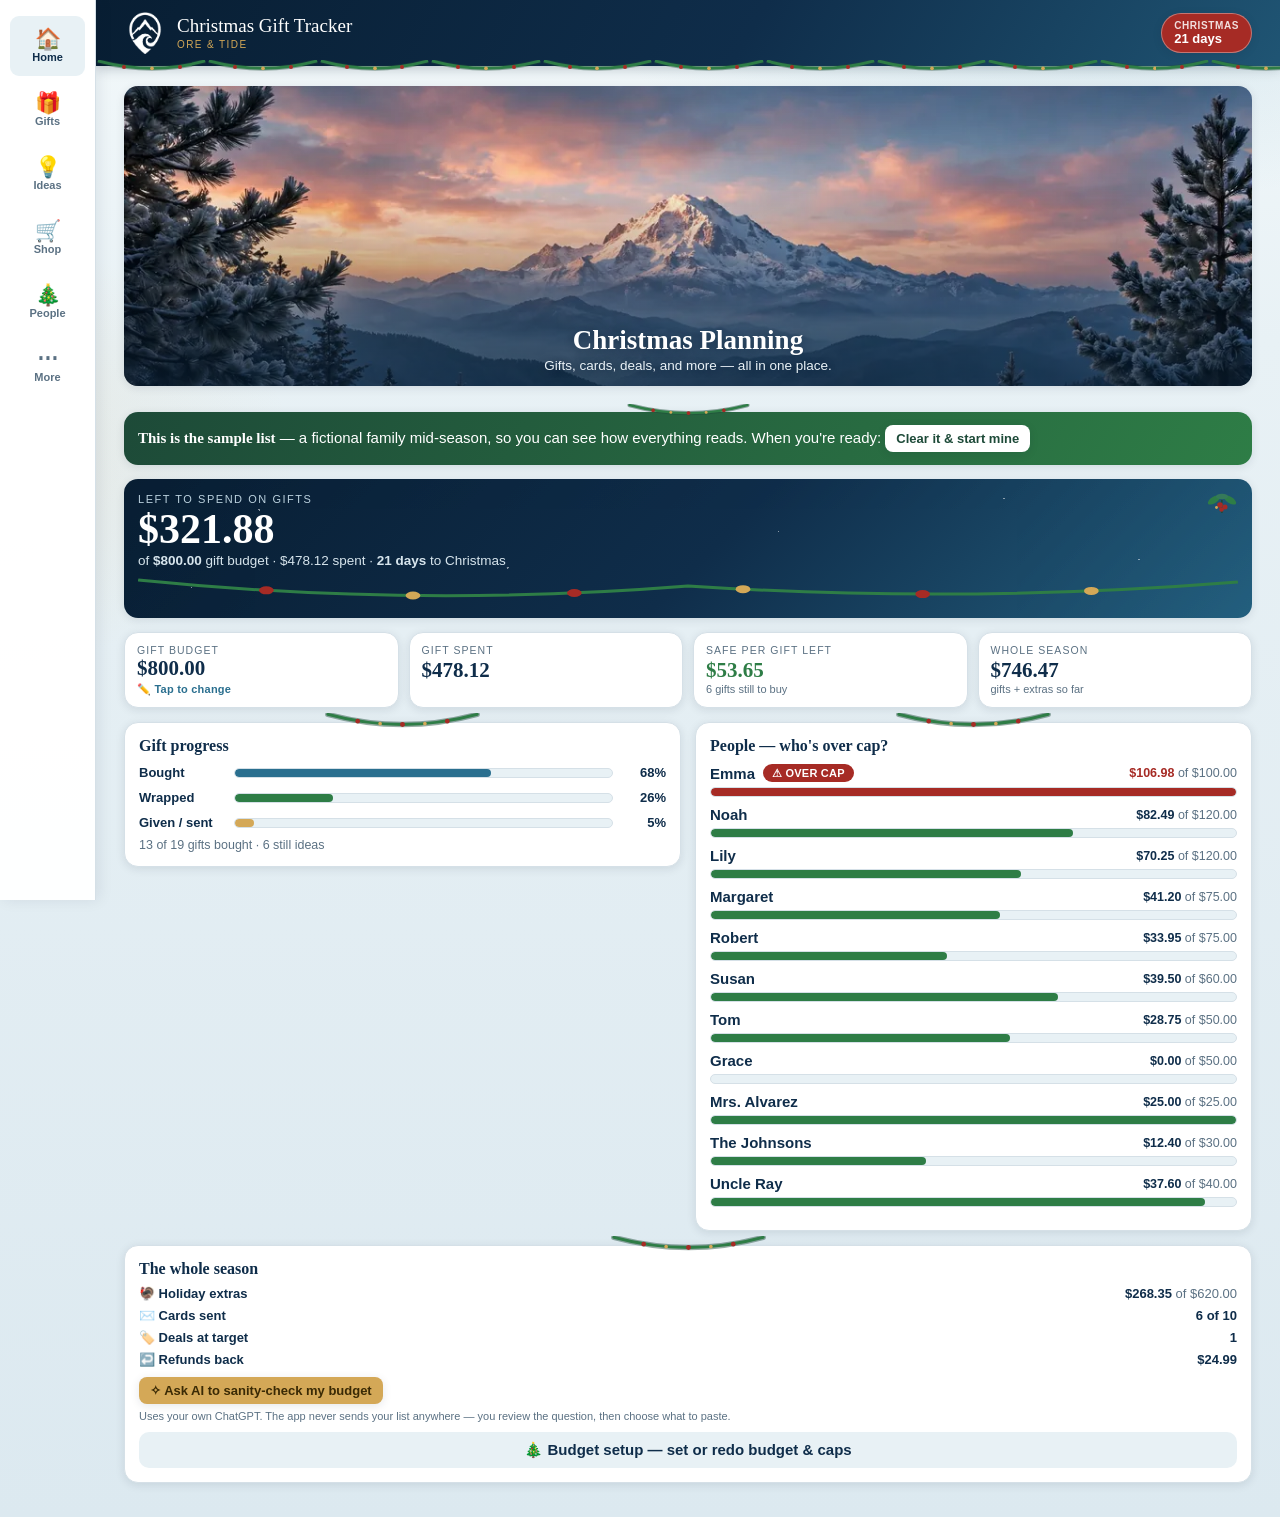
<file: christmas/index.html>
<!DOCTYPE html>
<html lang="en">
<head>
<meta charset="utf-8">
<meta name="viewport" content="width=device-width, initial-scale=1, viewport-fit=cover">
<title>Christmas Gift Tracker — Ore &amp; Tide</title>
<meta name="description" content="A Christmas gift tracker and holiday budget app from Ore & Tide. Works offline, no account. Your list lives on your device.">
<style>
:root{
  --navy:#0F2D4A; --navy2:#0B2D4F; --deep:#081E33; --coast:#2A6F8F; --teal:#3E8CA7;
  --mist:#E8F1F5; --sand:#F3E9D7; --gold:#D4A857; --stone:#F5F7F9;
  --pine:#1D4A38; --holly:#2E7D46; --berry:#A62B25; --berry-soft:#F9E8E6;
  --ink:#14232E; --ink2:#5B7183; --line:#D5E0E7; --card:#FFFFFF;
  --shadow:0 2px 10px rgba(8,30,51,.10);
}
*{box-sizing:border-box}
html{-webkit-text-size-adjust:100%}
body{margin:0;color:var(--ink);font-family:Inter,-apple-system,"Segoe UI",Roboto,Helvetica,Arial,sans-serif;font-size:15px;
  background:radial-gradient(900px 480px at 85% -80px,rgba(127,179,200,.30),rgba(127,179,200,0) 60%),
             radial-gradient(760px 420px at -120px 30%,rgba(212,168,87,.14),rgba(212,168,87,0) 55%),
             linear-gradient(180deg,#F2F8FA 0%,var(--mist) 340px,#DCE9F0 100%);
  min-height:100vh;padding-bottom:86px}
h1,h2,h3,.serif{font-family:Lora,Georgia,"Times New Roman",serif}
button{font:inherit;cursor:pointer}
input,select,textarea{font:inherit;font-size:16px;color:var(--ink)}
a{color:var(--coast)}
/* ---------- header ---------- */
header.top{position:sticky;top:0;z-index:40;color:#fff;
  background:linear-gradient(120deg,var(--deep) 0%,var(--navy) 55%,var(--coast) 130%);
  box-shadow:0 2px 12px rgba(8,30,51,.25)}
.top-in{max-width:860px;margin:0 auto;display:flex;align-items:center;gap:11px;padding:10px 14px}
.mark{width:42px;height:42px;border-radius:11px;object-fit:cover;background:#fff;padding:2px;flex:0 0 42px}
.brand-name{font-family:Lora,Georgia,serif;font-size:19px;line-height:1.1;color:#fff}
.brand-sub{font-size:10px;letter-spacing:.14em;text-transform:uppercase;color:var(--gold);margin-top:2px}
.count-chip{margin-left:auto;background:var(--berry);color:#fff;border:1px solid rgba(255,255,255,.35);
  border-radius:999px;padding:6px 12px;font-weight:700;font-size:13px;white-space:nowrap;box-shadow:var(--shadow)}
.count-chip small{display:block;font-weight:600;font-size:10px;opacity:.85;letter-spacing:.06em;text-transform:uppercase}
/* ---------- layout ---------- */
main{max-width:860px;margin:0 auto;padding:14px 14px 8px}
.screen{display:none}
.screen.on{display:block;animation:fade .18s ease}
@keyframes fade{from{opacity:0;transform:translateY(3px)}to{opacity:1;transform:none}}
.scr-head{display:flex;align-items:center;gap:10px;margin:4px 0 12px}
.scr-head h2{margin:0;font-size:22px;color:var(--navy)}
.scr-head .sp{flex:1}
.backlink{background:none;border:0;color:var(--coast);font-weight:700;padding:6px 2px}
.card{background:var(--card);border:1px solid var(--line);border-radius:14px;box-shadow:var(--shadow);padding:14px;margin:0 0 12px}
.card h3{margin:0 0 8px;font-size:16px;color:var(--navy)}
.mut{color:var(--ink2)} .small{font-size:12.5px} .tiny{font-size:11px}
.rowline{display:flex;align-items:center;gap:8px}
.grow{flex:1;min-width:0}
/* ---------- hero / dashboard ---------- */
.hero{background:linear-gradient(135deg,var(--deep) 0%,var(--navy) 52%,var(--coast) 115%);color:#fff;border:none;position:relative;overflow:hidden}
.hero .snow{position:absolute;inset:0;pointer-events:none;opacity:.5;
  background-image:radial-gradient(2px 2px at 12% 22%,#fff 50%,transparent 51%),radial-gradient(1.6px 1.6px at 78% 14%,#fff 50%,transparent 51%),
  radial-gradient(2.2px 2.2px at 34% 64%,#fff 50%,transparent 51%),radial-gradient(1.4px 1.4px at 58% 38%,#fff 50%,transparent 51%),
  radial-gradient(1.8px 1.8px at 90% 58%,#fff 50%,transparent 51%),radial-gradient(1.3px 1.3px at 6% 78%,#fff 50%,transparent 51%)}
.hero .lab{font-size:11px;letter-spacing:.14em;text-transform:uppercase;color:#BCD2DF;position:relative}
.hero .big{font-family:Lora,Georgia,serif;font-size:42px;font-weight:700;line-height:1.05;margin:2px 0;position:relative}
.hero .sub{position:relative;color:#D7E5ED;font-size:13.5px}
.hero .garland{display:block;width:100%;height:26px;margin-top:10px;position:relative}

/* ---------- home mountain banner ---------- */
.mtn-banner{position:relative;border-radius:14px;overflow:hidden;margin:0 0 12px;height:198px;box-shadow:var(--shadow);
  background:var(--deep) url("[data-uri]") center 38%/cover no-repeat}
.mtn-banner .scrim{position:absolute;inset:0;background:linear-gradient(180deg,rgba(8,30,51,.14) 0%,rgba(8,30,51,0) 34%,rgba(8,30,51,.30) 68%,rgba(8,30,51,.68) 100%)}
.mtn-txt{position:absolute;left:0;right:0;bottom:0;padding:12px 16px 13px;text-align:center}
.mtn-title{font-family:Lora,Georgia,"Times New Roman",serif;font-size:27px;font-weight:700;color:#fff;line-height:1.12;text-shadow:0 1px 10px rgba(8,30,51,.45)}
.mtn-sub{color:#EAF2F7;font-size:13.5px;margin-top:3px;text-shadow:0 1px 6px rgba(8,30,51,.55)}
@media(min-width:560px){.mtn-banner{height:232px}}
@media(min-width:1024px){#scr-home .mtn-banner{grid-column:1/-1;height:300px}}
.kpis{display:grid;grid-template-columns:1fr 1fr;gap:10px}
@media(min-width:560px){.kpis{grid-template-columns:repeat(4,1fr)}}
.kpi{background:var(--card);border:1px solid var(--line);border-radius:14px;box-shadow:var(--shadow);padding:11px 12px}
.kpi .k{font-size:10.5px;letter-spacing:.1em;text-transform:uppercase;color:var(--ink2)}
.kpi .v{font-family:Lora,Georgia,serif;font-size:21px;font-weight:700;color:var(--navy);margin-top:2px}
.kpi .v.green{color:var(--holly)} .kpi .v.red{color:var(--berry)}
.pbar{height:10px;border-radius:99px;background:var(--mist);overflow:hidden;margin:5px 0 3px;border:1px solid var(--line)}
.pbar i{display:block;height:100%;border-radius:99px;background:var(--coast)}
.pbar i.g{background:var(--holly)} .pbar i.gold{background:var(--gold)} .pbar i.r{background:var(--berry)}
.prow{display:grid;grid-template-columns:86px 1fr 44px;align-items:center;gap:9px;margin:7px 0}
.prow .pl{font-size:13px;font-weight:600;color:var(--navy)}
.prow .pv{font-size:13px;font-weight:700;text-align:right;color:var(--navy)}
/* ---------- lists & chips ---------- */
.item{border:1px solid var(--line);border-radius:12px;padding:11px 12px;margin:0 0 9px;background:#fff}
.item .t{font-weight:700;color:var(--navy)}
.item .meta{font-size:12.5px;color:var(--ink2);margin-top:2px;line-height:1.45}
.chip{display:inline-block;border-radius:999px;padding:2.5px 9px;font-size:11px;font-weight:700;letter-spacing:.02em;vertical-align:1px}
.chip.idea{background:var(--sand);color:#7A5B16}
.chip.bought{background:#DCEBF3;color:var(--coast)}
.chip.arrived{background:#D9EEF0;color:#22707F}
.chip.wrapped{background:#E0F0E4;color:var(--pine)}
.chip.given{background:#F6E8C8;color:#8A6414}
.chip.over{background:var(--berry);color:#fff}
.chip.done{background:#E0F0E4;color:var(--pine)}
.chip.todo{background:var(--mist);color:var(--ink2)}
.chip.target{background:var(--holly);color:#fff}
.money{font-weight:700;color:var(--navy)} .money.neg{color:var(--berry)}
/* ---------- buttons / forms ---------- */
.btn{display:inline-block;text-align:center;text-decoration:none;background:var(--navy);color:#fff;border:0;border-radius:10px;padding:9px 15px;font-weight:700;box-shadow:var(--shadow)}
.btn.green{background:var(--holly)} .btn.berry{background:var(--berry)}
.btn.ghost{background:#fff;color:var(--navy);border:1.5px solid var(--navy);box-shadow:none}
.btn.soft{background:var(--mist);color:var(--navy);box-shadow:none}
.btn.sm{padding:6px 11px;font-size:13px;border-radius:8px}
.btn.block{width:100%;margin-top:4px}
.iconbtn{background:var(--mist);border:1px solid var(--line);color:var(--navy);border-radius:8px;padding:5px 10px;font-size:13px;font-weight:700}
.iconbtn.danger{background:var(--berry-soft);color:var(--berry);border-color:#EBC5C1}
.field{margin:0 0 11px}
.field label{display:block;font-size:12px;font-weight:700;letter-spacing:.05em;text-transform:uppercase;color:var(--ink2);margin:0 0 4px}
.field input,.field select,.field textarea{width:100%;border:1.5px solid var(--line);border-radius:9px;padding:9px 10px;background:#fff}
.field textarea{min-height:58px;resize:vertical}
.frow{display:grid;grid-template-columns:1fr 1fr;gap:10px}
.checkline{display:flex;align-items:center;gap:9px;padding:7px 0;font-weight:600;color:var(--navy)}
.checkline input{width:20px;height:20px;accent-color:var(--holly)}
.searchbar{display:flex;gap:8px;margin:0 0 10px}
.searchbar input{flex:1;border:1.5px solid var(--line);border-radius:10px;padding:9px 12px;background:#fff}
.searchbar select{border:1.5px solid var(--line);border-radius:10px;padding:9px;background:#fff;max-width:128px}
.fchips{display:flex;gap:6px;flex-wrap:wrap;margin:0 0 11px}
.fchips button{border:1.5px solid var(--line);background:#fff;border-radius:999px;padding:5px 12px;font-size:12.5px;font-weight:700;color:var(--ink2)}
.fchips button.on{background:var(--navy);border-color:var(--navy);color:#fff}
/* ---------- bottom nav ---------- */
nav.tabs{position:fixed;left:0;right:0;bottom:0;z-index:50;background:rgba(255,255,255,.97);border-top:1px solid var(--line);
  display:flex;padding:6px 4px calc(6px + env(safe-area-inset-bottom));box-shadow:0 -3px 14px rgba(8,30,51,.08)}
nav.tabs button{flex:1;background:none;border:0;color:var(--ink2);font-size:10px;font-weight:700;padding:4px 1px;border-radius:9px;line-height:1.25}
nav.tabs button .ic{display:block;font-size:19px;line-height:1.15}
nav.tabs button.on{color:var(--navy);background:var(--mist)}
nav.tabs button.on .ic{filter:none}
/* ---------- modal / toast ---------- */
.modal-wrap{position:fixed;inset:0;z-index:80;background:rgba(8,30,51,.55);display:none;align-items:flex-end;justify-content:center}
.modal-wrap.on{display:flex}
.modal{background:#fff;width:100%;max-width:560px;max-height:92vh;overflow:auto;border-radius:18px 18px 0 0;padding:18px 16px calc(18px + env(safe-area-inset-bottom))}
@media(min-width:620px){.modal-wrap{align-items:center}.modal{border-radius:18px}}
.modal h3{margin:0 0 12px;font-size:19px;color:var(--navy)}
#toast{position:fixed;left:50%;transform:translateX(-50%);bottom:96px;z-index:90;background:var(--deep);color:#fff;
  padding:10px 16px;border-radius:999px;font-size:13.5px;font-weight:600;box-shadow:var(--shadow);display:none;max-width:88vw;text-align:center}
.hubrow{display:flex;align-items:center;gap:12px;width:100%;text-align:left;background:#fff;border:1px solid var(--line);
  border-radius:12px;padding:13px 14px;margin:0 0 9px;box-shadow:var(--shadow)}
.hubrow .ic{font-size:21px} .hubrow .t{font-weight:700;color:var(--navy)} .hubrow .d{font-size:12.5px;color:var(--ink2)}
.empty{border:1.5px dashed var(--line);border-radius:12px;padding:18px;text-align:center;color:var(--ink2);background:rgba(255,255,255,.6)}
.sample-banner{background:linear-gradient(120deg,var(--pine),var(--holly));color:#fff;border-radius:14px;padding:13px 14px;margin:0 0 12px;box-shadow:var(--shadow)}
.sample-banner b{font-family:Lora,Georgia,serif}
#printArea{display:none}
@media print{
  body>*{display:none!important}
  #printArea{display:block!important;color:#000;font-family:Georgia,serif;padding:8px}
  #printArea h2{margin:0 0 2px} #printArea h3{margin:16px 0 4px;border-bottom:2px solid #000;padding-bottom:2px}
  #printArea li{margin:5px 0;font-size:14px}
}

/* ---------- budget setup & inline edits ---------- */
.budget-edit{display:block;width:100%;background:none;border:0;padding:0;text-align:left;cursor:pointer;color:inherit}
.budget-edit .pencil{display:block;font-size:11px;font-weight:700;color:var(--coast);margin-top:2px;letter-spacing:.02em}
.cap-edit{background:var(--mist);border:1.5px dashed var(--coast);border-radius:7px;padding:0 8px;font:inherit;font-weight:700;color:var(--navy);cursor:pointer;line-height:1.55}
.cap-edit:active{background:#D8E8EF}
.alloc-card .pbar{margin-top:7px}
.setup-wrap{position:fixed;inset:0;z-index:85;background:rgba(8,30,51,.62);display:none;align-items:flex-end;justify-content:center}
.setup-wrap.on{display:flex}
.setup-card{position:relative;background:#fff;width:100%;max-width:560px;max-height:94vh;overflow:auto;border-radius:18px 18px 0 0;padding:20px 16px calc(18px + env(safe-area-inset-bottom))}
@media(min-width:620px){.setup-wrap{align-items:center}.setup-card{border-radius:18px}}
.setup-card h3{margin:0 0 6px;font-size:20px;color:var(--navy)}
.setup-steps{display:flex;gap:6px;margin:0 0 14px}
.setup-steps i{flex:1;height:5px;border-radius:99px;background:var(--mist);border:1px solid var(--line)}
.setup-steps i.on{background:var(--holly);border-color:var(--holly)}
.su-total{font-size:26px!important;font-weight:700;color:var(--navy);text-align:center;padding:12px!important}
.su-head,.su-row{display:grid;grid-template-columns:1fr 96px 34px;gap:8px;align-items:center}
.su-head{font-size:11px;font-weight:700;letter-spacing:.05em;text-transform:uppercase;color:var(--ink2);margin:0 0 4px}
.su-row{margin:0 0 8px}
.su-row input{border:1.5px solid var(--line);border-radius:9px;padding:9px 10px;width:100%;background:#fff;min-width:0}
.su-del{background:var(--berry-soft);color:var(--berry);border:1px solid #EBC5C1;border-radius:8px;padding:9px 0;font-weight:700}
.alloc-line{background:var(--mist);border:1px solid var(--line);border-radius:10px;padding:10px 12px;margin:12px 0;font-size:13.5px;color:var(--navy)}
.alloc-line.over{background:var(--berry-soft);border-color:#EBC5C1}
.setup-skip{display:block;margin:10px auto 0;background:none;border:0;color:var(--ink2);font-weight:600;text-decoration:underline;padding:6px}

/* ---------- festive garland layer ---------- */
.card{position:relative}
.sample-banner{position:relative}
.modal{position:relative}
.card:not(.hero)::before,.modal::before,.sample-banner::before,.setup-card::before{
  content:"";position:absolute;left:50%;transform:translateX(-50%);top:-10px;z-index:3;
  width:min(230px,64%);height:19px;pointer-events:none;
  background:url("data:image/svg+xml,%3Csvg%20xmlns%3D'http://www.w3.org/2000/svg'%20viewBox%3D'0%200%20240%2028'%3E%3Cpath%20d%3D'M10%202%20Q120%2032%20230%202'%20fill%3D'none'%20stroke%3D'%231D4A38'%20stroke-width%3D'8'%20stroke-linecap%3D'round'%20opacity%3D'.45'/%3E%3Cpath%20d%3D'M10%202%20Q120%2032%20230%202'%20fill%3D'none'%20stroke%3D'%232E7D46'%20stroke-width%3D'4.5'%20stroke-linecap%3D'round'/%3E%3Ccircle%20cx%3D'54'%20cy%3D'12'%20r%3D'3.4'%20fill%3D'%23A62B25'/%3E%3Ccircle%20cx%3D'120'%20cy%3D'17'%20r%3D'3.6'%20fill%3D'%23A62B25'/%3E%3Ccircle%20cx%3D'186'%20cy%3D'12'%20r%3D'3.4'%20fill%3D'%23A62B25'/%3E%3Ccircle%20cx%3D'87'%20cy%3D'15.7'%20r%3D'2.7'%20fill%3D'%23D4A857'/%3E%3Ccircle%20cx%3D'153'%20cy%3D'15.7'%20r%3D'2.7'%20fill%3D'%23D4A857'/%3E%3C/svg%3E") center/contain no-repeat}
.sample-banner::before{top:-8px;height:15px;width:min(190px,58%)}
header.top::after{content:"";position:absolute;left:0;right:0;bottom:-7px;height:13px;z-index:41;pointer-events:none;
  background:url("data:image/svg+xml,%3Csvg%20xmlns%3D'http://www.w3.org/2000/svg'%20viewBox%3D'0%200%20120%2014'%3E%3Cpath%20d%3D'M2%201%20Q60%2017%20118%201'%20fill%3D'none'%20stroke%3D'%231D4A38'%20stroke-width%3D'5'%20opacity%3D'.4'/%3E%3Cpath%20d%3D'M2%201%20Q60%2017%20118%201'%20fill%3D'none'%20stroke%3D'%232E7D46'%20stroke-width%3D'3.2'/%3E%3Ccircle%20cx%3D'30'%20cy%3D'7.5'%20r%3D'2.2'%20fill%3D'%23A62B25'/%3E%3Ccircle%20cx%3D'60'%20cy%3D'9'%20r%3D'2'%20fill%3D'%23D4A857'/%3E%3Ccircle%20cx%3D'90'%20cy%3D'7.5'%20r%3D'2.2'%20fill%3D'%23A62B25'/%3E%3C/svg%3E") left center/auto 100% repeat-x}
.hero::after{content:"";position:absolute;top:12px;right:12px;width:36px;height:24px;z-index:1;pointer-events:none;
  background:url("data:image/svg+xml,%3Csvg%20xmlns%3D'http://www.w3.org/2000/svg'%20viewBox%3D'0%200%2036%2024'%3E%3Cpath%20d%3D'M18%2022%20Q17%2015%2018%209'%20fill%3D'none'%20stroke%3D'%231D4A38'%20stroke-width%3D'1.6'/%3E%3Cellipse%20cx%3D'10'%20cy%3D'9'%20rx%3D'7'%20ry%3D'3.1'%20transform%3D'rotate%28-32%2010%209%29'%20fill%3D'%232E7D46'/%3E%3Cellipse%20cx%3D'26'%20cy%3D'9'%20rx%3D'7'%20ry%3D'3.1'%20transform%3D'rotate%2832%2026%209%29'%20fill%3D'%232E7D46'/%3E%3Cellipse%20cx%3D'18'%20cy%3D'5.5'%20rx%3D'6'%20ry%3D'2.8'%20fill%3D'%2335795A'/%3E%3Ccircle%20cx%3D'16'%20cy%3D'14'%20r%3D'2.8'%20fill%3D'%23A62B25'/%3E%3Ccircle%20cx%3D'21'%20cy%3D'16'%20r%3D'2.5'%20fill%3D'%23A62B25'/%3E%3Ccircle%20cx%3D'17.5'%20cy%3D'18.5'%20r%3D'2.3'%20fill%3D'%23A62B25'/%3E%3Ccircle%20cx%3D'12.5'%20cy%3D'16.5'%20r%3D'1.4'%20fill%3D'%23D4A857'/%3E%3C/svg%3E") center/contain no-repeat}
.scr-head h2::after{content:"";display:inline-block;width:25px;height:17px;margin-left:9px;vertical-align:-2px;
  background:url("data:image/svg+xml,%3Csvg%20xmlns%3D'http://www.w3.org/2000/svg'%20viewBox%3D'0%200%2036%2024'%3E%3Cpath%20d%3D'M18%2022%20Q17%2015%2018%209'%20fill%3D'none'%20stroke%3D'%231D4A38'%20stroke-width%3D'1.6'/%3E%3Cellipse%20cx%3D'10'%20cy%3D'9'%20rx%3D'7'%20ry%3D'3.1'%20transform%3D'rotate%28-32%2010%209%29'%20fill%3D'%232E7D46'/%3E%3Cellipse%20cx%3D'26'%20cy%3D'9'%20rx%3D'7'%20ry%3D'3.1'%20transform%3D'rotate%2832%2026%209%29'%20fill%3D'%232E7D46'/%3E%3Cellipse%20cx%3D'18'%20cy%3D'5.5'%20rx%3D'6'%20ry%3D'2.8'%20fill%3D'%2335795A'/%3E%3Ccircle%20cx%3D'16'%20cy%3D'14'%20r%3D'2.8'%20fill%3D'%23A62B25'/%3E%3Ccircle%20cx%3D'21'%20cy%3D'16'%20r%3D'2.5'%20fill%3D'%23A62B25'/%3E%3Ccircle%20cx%3D'17.5'%20cy%3D'18.5'%20r%3D'2.3'%20fill%3D'%23A62B25'/%3E%3Ccircle%20cx%3D'12.5'%20cy%3D'16.5'%20r%3D'1.4'%20fill%3D'%23D4A857'/%3E%3C/svg%3E") center/contain no-repeat}
/* ---------- desktop layout (min-width:1024px) ---------- */
@media(min-width:1024px){
  body{padding-bottom:0;padding-left:96px}
  .top-in{max-width:1180px;padding:12px 26px}
  main{max-width:1180px;padding:20px 26px 34px}
  nav.tabs{top:0;bottom:0;left:0;right:auto;width:96px;flex-direction:column;justify-content:flex-start;
    padding:16px 10px;gap:4px;border-top:0;border-right:1px solid var(--line);box-shadow:3px 0 14px rgba(8,30,51,.08)}
  nav.tabs button{flex:0 0 auto;padding:11px 2px;font-size:11px}
  nav.tabs button .ic{font-size:21px}
  #toast{bottom:28px}
  #scr-home.on{display:grid;grid-template-columns:1fr 1fr;gap:14px;align-items:start}
  #scr-home .hero,#scr-home .kpis,#sampleBanner{grid-column:1/-1}
  #scr-home .card{margin:0}
  #scr-home .card:last-child{grid-column:1/-1}
  #scr-home .sample-banner{margin:0}
  #scr-more.on{display:grid;grid-template-columns:1fr 1fr;gap:12px 14px;align-items:start}
  #scr-more .scr-head{grid-column:1/-1;margin:0}
  #scr-more .hubrow{margin:0}
  #scr-season.on{display:grid;grid-template-columns:1fr 1fr;gap:14px;align-items:start}
  #scr-season .scr-head{grid-column:1/-1;margin:0}
  #scr-season .card{margin:0}
  #giftList,#ideaList,#peopleList,#extraList,#cardList,#dealList,#returnList{
    display:grid;grid-template-columns:1fr 1fr;gap:0 14px;align-items:start}
  #giftList .empty,#ideaList .empty,#peopleList .empty,#extraList .empty,
  #cardList .empty,#dealList .empty,#returnList .empty{grid-column:1/-1}
  #shopList{display:grid;grid-template-columns:1fr 1fr;gap:14px;align-items:start}
  #shopList .card{margin:0}
  #shopList .card:last-child{grid-column:1/-1}
  #shopList .empty{grid-column:1/-1}
  .searchbar{max-width:640px}
  .modal{max-width:680px}
  .card:not(.hero)::before{width:min(280px,52%)}
}
</style>
</head>
<body>
<header class="top">
  <div class="top-in">
    <img class="mark" style="background:none;padding:0;border-radius:0;object-fit:contain;width:36px" alt="Ore &amp; Tide" src="[data-uri]">
    <div>
      <div class="brand-name">Christmas Gift Tracker</div>
      <div class="brand-sub">Ore &amp; Tide</div>
    </div>
    <div class="count-chip"><small>Christmas</small><span id="cdChip">— days</span></div>
  </div>
</header>
<main id="app">
  <!-- HOME -->
  <section class="screen" id="scr-home">
    <div class="mtn-banner" role="img" aria-label="Snowy mountain peak at dusk, framed by snow-dusted pine trees">
      <div class="scrim"></div>
      <div class="mtn-txt">
        <div class="mtn-title">Christmas Planning</div>
        <div class="mtn-sub">Gifts, cards, deals, and more — all in one place.</div>
      </div>
    </div>
    <div id="sampleBanner"></div>
    <div class="card hero">
      <div class="snow"></div>
      <div class="lab">Left to spend on gifts</div>
      <div class="big" id="hRemaining">$0.00</div>
      <div class="sub" id="hHeroSub"></div>
      <svg class="garland" viewBox="0 0 600 26" preserveAspectRatio="none" aria-hidden="true">
        <path d="M0 2 Q 150 30 300 8 Q 450 26 600 4" fill="none" stroke="#2E7D46" stroke-width="3"/>
        <circle cx="70" cy="12.3" r="4" fill="#A62B25"/><circle cx="150" cy="17.5" r="4" fill="#D4A857"/>
        <circle cx="238" cy="15" r="4" fill="#A62B25"/><circle cx="330" cy="11.2" r="4" fill="#D4A857"/>
        <circle cx="428" cy="16.1" r="4" fill="#A62B25"/><circle cx="520" cy="12.9" r="4" fill="#D4A857"/>
      </svg>
    </div>
    <div class="kpis" id="hKpis"></div>
    <div class="card">
      <h3>Gift progress</h3>
      <div id="hProgress"></div>
      <div class="small mut" id="hProgressNote"></div>
    </div>
    <div class="card">
      <h3>People — who's over cap?</h3>
      <div id="hPeople"></div>
    </div>
    <div class="card">
      <h3>The whole season</h3>
      <div id="hSeason"></div>
    </div>
  </section>
  <!-- GIFTS -->
  <section class="screen" id="scr-gifts">
    <div class="scr-head"><h2>🎁 Gifts</h2><div class="sp"></div>
      <button class="btn green sm" data-act="add-gift">+ Add gift</button></div>
    <div class="searchbar">
      <input id="gq" type="search" placeholder="Search person, gift, store…" autocomplete="off">
      <select id="gPerson"><option value="">Everyone</option></select>
    </div>
    <div class="fchips" id="gStatusChips"></div>
    <div class="rowline" style="margin:0 0 10px">
      <span class="small mut" id="gCount"></span><div class="sp grow"></div>
      <button class="iconbtn" data-act="toggle-reveal" id="revealBtn">👁 Reveal hidden</button>
    </div>
    <div id="giftList"></div>
  </section>
  <!-- IDEAS -->
  <section class="screen" id="scr-ideas">
    <div class="scr-head"><h2>💡 Idea Bank</h2><div class="sp"></div>
      <button class="btn green sm" data-act="add-idea">+ Park an idea</button></div>
    <p class="small mut" style="margin:-4px 0 12px">Maybes live here first — a link and a rough price, no commitment. When one earns its place, tap <b>→ Gift list</b> and it joins the tracker as an Idea.</p>
    <div id="ideaList"></div>
  </section>
  <!-- SHOP -->
  <section class="screen" id="scr-shop">
    <div class="scr-head"><h2>🛒 Shopping List</h2><div class="sp"></div>
      <button class="btn soft sm" data-act="print-shop">🖨 Print</button></div>
    <p class="small mut" style="margin:-4px 0 12px">Everything not yet bought, grouped by store — take it on the errand run.</p>
    <div id="shopList"></div>
  </section>
  <!-- PEOPLE -->
  <section class="screen" id="scr-people">
    <div class="scr-head"><h2>🎄 People</h2><div class="sp"></div>
      <button class="btn green sm" data-act="add-person">+ Add person</button></div>
    <p class="small mut" style="margin:-4px 0 12px">Everyone you're buying for, each with a budget cap. Spent fills itself in from the gift list — anyone over cap gets flagged, so nobody goes over quietly.</p>
    <div id="peopleAlloc"></div>
    <div id="peopleList"></div>
  </section>
  <!-- MORE HUB -->
  <section class="screen" id="scr-more">
    <div class="scr-head"><h2>More of the season</h2></div>
    <button class="hubrow" data-act="goto" data-to="extras"><span class="ic">🦃</span><span><span class="t">Holiday Extras</span><br><span class="d">Food, travel, decorations, donations — budgeted separately from gifts</span></span></button>
    <button class="hubrow" data-act="goto" data-to="cards"><span class="ic">✉️</span><span><span class="t">Cards &amp; Mailing</span><br><span class="d">Addresses, card sent, gift by mail, mailed</span></span></button>
    <button class="hubrow" data-act="goto" data-to="deals"><span class="ic">🏷️</span><span><span class="t">Deal Watch</span><br><span class="d">Track prices into Black Friday — flagged when one hits your target</span></span></button>
    <button class="hubrow" data-act="goto" data-to="returns"><span class="ic">↩️</span><span><span class="t">Returns &amp; Receipts</span><br><span class="d">Deadlines and refunds, logged the day you buy</span></span></button>
    <button class="hubrow" data-act="goto" data-to="season"><span class="ic">📦</span><span><span class="t">Season &amp; Backup</span><br><span class="d">Next Year Notes, export / import, archive the season</span></span></button>
    <button class="hubrow" data-act="goto" data-to="about"><span class="ic">⚓</span><span><span class="t">About &amp; How to Use</span><br><span class="d">What this is, where your data lives, the two-minute tour</span></span></button>
  </section>
  <!-- EXTRAS -->
  <section class="screen" id="scr-extras">
    <div class="scr-head"><button class="backlink" data-act="goto" data-to="more">‹ More</button><h2>Holiday Extras</h2><div class="sp"></div>
      <button class="btn green sm" data-act="add-extra">+ Add</button></div>
    <div class="card"><h3>Extras total — kept separate from the gift budget</h3><div id="extrasSummary"></div></div>
    <div id="extraList"></div>
  </section>
  <!-- CARDS -->
  <section class="screen" id="scr-cards">
    <div class="scr-head"><button class="backlink" data-act="goto" data-to="more">‹ More</button><h2>Cards &amp; Mailing</h2><div class="sp"></div>
      <button class="btn green sm" data-act="add-card">+ Add</button></div>
    <div class="card"><div class="rowline"><h3 style="margin:0">Cards sent</h3><div class="sp grow"></div><span class="money" id="cardsCount"></span></div>
      <div class="pbar"><i class="g" id="cardsBar" style="width:0%"></i></div>
      <div class="small mut">Tap the chips on each row to tick things off as they go out.</div></div>
    <div id="cardList"></div>
  </section>
  <!-- DEALS -->
  <section class="screen" id="scr-deals">
    <div class="scr-head"><button class="backlink" data-act="goto" data-to="more">‹ More</button><h2>Deal Watch</h2><div class="sp"></div>
      <button class="btn green sm" data-act="add-deal">+ Add</button></div>
    <p class="small mut" style="margin:-4px 0 12px">Log prices as you spot them. The moment a best-seen price reaches your target, the deal gets a <span class="chip target">★ AT TARGET</span> flag.</p>
    <div id="dealList"></div>
  </section>
  <!-- RETURNS -->
  <section class="screen" id="scr-returns">
    <div class="scr-head"><button class="backlink" data-act="goto" data-to="more">‹ More</button><h2>Returns &amp; Receipts</h2><div class="sp"></div>
      <button class="btn green sm" data-act="add-return">+ Add</button></div>
    <div class="card"><div class="rowline"><h3 style="margin:0">Refunds recovered</h3><div class="sp grow"></div><span class="money" id="refundTotal"></span></div></div>
    <div id="returnList"></div>
  </section>
  <!-- SEASON -->
  <section class="screen" id="scr-season">
    <div class="scr-head"><button class="backlink" data-act="goto" data-to="more">‹ More</button><h2>Season &amp; Backup</h2></div>
    <div class="card">
      <h3>🗒 Next Year Notes</h3>
      <p class="small mut">Fill these in while the season is fresh — future you says thanks.</p>
      <div class="field"><label>Sizes &amp; preferences learned</label><textarea id="noteSizes" placeholder="Noah's into size 12 shoes now; Lily wears a 5 in ballet slippers…"></textarea></div>
      <div class="field"><label>What worked (and what didn't)</label><textarea id="noteWorked" placeholder="The early Bookshop run beat the December crowds…"></textarea></div>
      <div class="field"><label>Where the decorations are stored</label><textarea id="noteStorage" placeholder="Attic, left side, two labeled bins…"></textarea></div>
      <button class="btn soft sm" data-act="save-notes">Save notes</button>
    </div>
    <div class="card">
      <h3>📦 Archive &amp; backup</h3>
      <p class="small">Your list lives only in this browser, on this device. Export a backup now and then — the file is your whole season, and importing it restores everything.</p>
      <button class="btn block" data-act="export">⬇ Export backup (JSON)</button>
      <button class="btn ghost block" data-act="import-pick">⬆ Import a backup</button>
      <input type="file" id="importFile" accept=".json,application/json" style="display:none">
      <button class="btn soft block" data-act="fresh-season">🌟 Archive &amp; start a fresh season</button>
      <p class="small mut">A fresh season first downloads an archive of the current one, then clears the lists (your Next Year Notes stay). The season you archive is never lost — import it any time to look back.</p>
    </div>
    <div class="card">
      <h3>Start over</h3>
      <div id="sampleActions"></div>
    </div>
  </section>
  <!-- ABOUT -->
  <section class="screen" id="scr-about">
    <div class="scr-head"><button class="backlink" data-act="goto" data-to="more">‹ More</button><h2>About &amp; How to Use</h2></div>
    <div class="card" style="text-align:center">
      <img class="mark" style="width:62px;height:auto;background:none;padding:0;border-radius:0;object-fit:contain" alt="Ore &amp; Tide pin logo" src="[data-uri]">
      <h3 style="font-size:19px;margin-top:10px">Christmas Gift Tracker</h3>
      <p class="small mut" style="margin:0">By <b>Ore &amp; Tide</b><br>Makers of the Financial Engine, the Safe to Spend Budget, the Tide Table, and the HSA Vault.</p>
    </div>
    <div class="card">
      <h3>The two-minute tour</h3>
      <p class="small">🎄 <b>People</b> — add everyone you're buying for, each with a cap and a line about what they like. Caps are what make December's decisions easy.</p>
      <p class="small">💡 <b>Idea Bank</b> — park the maybes with a link and rough price. Promote the keepers to the gift list in one tap.</p>
      <p class="small">🎁 <b>Gifts</b> — one card per gift. Move the status as it goes Idea → Bought → Arrived → Wrapped → Given, and type the <b>real</b> price. Mark surprises 🎁 Hidden so a glance over your shoulder gives nothing away.</p>
      <p class="small">🏠 <b>Home</b> — what's left, what's safe to spend per gift still owed, who's over cap, and the countdown. Check it December 1 and December 15 and the season behaves.</p>
      <p class="small">✧ <b>Ask AI</b> — stuck for an idea, or want a second opinion on the budget? The buttons marked ✧ write a ready-made question from your own list — you read it, then copy it into your own ChatGPT. The app itself sends nothing anywhere.</p>
      <p class="small">🦃 <b>Extras, Cards, Deals, Returns</b> — under <b>More</b>: the non-gift money kept in its own lane, the card checklist, Black Friday price-watching, and the returns log.</p>
    </div>
    <div class="card">
      <h3>Where your data lives</h3>
      <p class="small">Only in this browser, on this device — never uploaded, no account, nothing to log into. That's the whole privacy policy. Back up from <b>Season &amp; Backup</b> now and then, and you're covered if the browser clears its storage.</p>
      <p class="small mut">A planning tool, not financial advice. Buy once, use every year.</p>
    </div>
  </section>
</main>
<nav class="tabs" id="tabbar">
  <button data-act="goto" data-to="home"><span class="ic">🏠</span>Home</button>
  <button data-act="goto" data-to="gifts"><span class="ic">🎁</span>Gifts</button>
  <button data-act="goto" data-to="ideas"><span class="ic">💡</span>Ideas</button>
  <button data-act="goto" data-to="shop"><span class="ic">🛒</span>Shop</button>
  <button data-act="goto" data-to="people"><span class="ic">🎄</span>People</button>
  <button data-act="goto" data-to="more"><span class="ic">⋯</span>More</button>
</nav>
<div class="modal-wrap" id="modalWrap"><div class="modal" id="modalBox"></div></div>
<div class="setup-wrap" id="setupWrap"><div class="setup-card" id="setupBody"></div></div>
<div id="toast"></div>
<div id="printArea"></div>
<script>
"use strict";
/*CORE-START*/
const STATUSES=["Idea","Bought","Arrived","Wrapped","Given"];
const DELIVERY=["Hand-deliver","Mail","Ship-to-them"];
const EXTRA_CATS=["Hosting food","Travel","Decorations","Parties/events","Donations","Tips","Other"];
const GIFT_CATS=["Toys","Games","Books","Clothing","Beauty","Home","Food & drink","Gift card","Arts & crafts","Garden","Electronics","Experience","Other"];
const RETURN_STATUSES=["To return","Returned","Exchanged","Kept"];
function P(name,rel,cap,interests){return{name:name,rel:rel,cap:cap,interests:interests||""}}
function G(who,idea,cat,store,bud,act,status,hidden,delivery,address,notes){
  return{who:who,idea:idea,cat:cat,store:store,link:"",bud:bud,act:act,status:status,
         hidden:!!hidden,delivery:delivery||"Hand-deliver",address:address||"",notes:notes||""}}
function sampleState(){
  return {
  budget:800, sample:true,
  people:[
    P("Emma","Spouse",100,"Cookbooks, perfume, cozy knits, spa days"),
    P("Noah","Son",120,"LEGO, space and telescopes, board games"),
    P("Lily","Daughter",120,"Ballet, drawing, picture books"),
    P("Margaret","Mother",75,"Gardening, framed family photos"),
    P("Robert","Father",75,"Fly-fishing (took it up this spring), whiskey, practical gifts"),
    P("Susan","Mother-in-law",60,"Tea — proper loose-leaf"),
    P("Tom","Brother",50,"Hot sauce, BBQ, anything spicy"),
    P("Grace","Sister",50,"Knitting (a new hobby), candles"),
    P("Mrs. Alvarez","Teacher",25,"Coffee"),
    P("The Johnsons","Neighbors",30,"Home baking, anything homemade"),
    P("Uncle Ray","Uncle",40,"Local honey and farm foods")
  ],
  gifts:[
    G("Emma","Cashmere scarf","Clothing","Nordstrom",85,79.99,"Wrapped",1),
    G("Emma","Perfume — the one she sampled","Beauty","Sephora",65,null,"Idea",1,"Hand-deliver","","Watch for the Black Friday sale"),
    G("Emma","Hardcover cookbook","Books","Bookshop",30,26.99,"Bought",1),
    G("Noah","LEGO City set","Toys","Amazon",60,54.99,"Arrived",1,"Hand-deliver","","Hidden in the hall closet"),
    G("Noah","Kids' telescope","Toys","Target",45,null,"Idea",1,"Hand-deliver","","Deal Watch — waiting on price drop"),
    G("Noah","Catan Junior board game","Games","Walmart",30,27.50,"Bought",1),
    G("Lily","Art supply kit","Arts & crafts","Michaels",40,38.25,"Wrapped",1),
    G("Lily","Ballet slippers","Clothing","Amazon",35,32.00,"Arrived",0),
    G("Lily","Picture book set","Books","Bookshop",25,null,"Idea",1),
    G("Margaret","Framed family photo","Home","Shutterfly",45,41.20,"Bought",0),
    G("Margaret","Garden tool set","Garden","Home Depot",30,null,"Idea",0),
    G("Robert","Whiskey stones set","Food & drink","Amazon",35,33.95,"Wrapped",0),
    G("Robert","Wool socks, 3-pack","Clothing","L.L.Bean",40,null,"Idea",1),
    G("Susan","Tea sampler box","Food & drink","Harney & Sons",40,39.50,"Arrived",0),
    G("Tom","Hot sauce gift set","Food & drink","World Market",30,28.75,"Bought",0),
    G("Grace","Candle + matches set","Home","Target",35,null,"Idea",1,"Hand-deliver","","Pairs with her stocking"),
    G("Mrs. Alvarez","Coffee gift card","Gift card","Starbucks",25,25.00,"Bought",0,"Hand-deliver","","Goes in the card"),
    G("The Johnsons","Cookie tin","Food & drink","Homemade",20,12.40,"Wrapped",0,"Hand-deliver","","Deliver Christmas week"),
    G("Uncle Ray","Honey + maple syrup box","Food & drink","Farmers market",40,37.60,"Given",0,"Ship-to-them","14 Harbor Lane, Portland, ME","Shipped Nov 3 — he has it already")
  ],
  ideas:[
    {who:"Margaret",idea:"Framed family photo",link:"shutterfly.com",price:45,notes:"Use the beach-week photo",promoted:true},
    {who:"Susan",idea:"Tea sampler box",link:"harney.com",price:40,notes:"",promoted:true},
    {who:"Emma",idea:"Silk pajamas",link:"",price:60,notes:"She mentioned these in October",promoted:false},
    {who:"Noah",idea:"Microscope kit",link:"amazon.com",price:55,notes:"Backup if the telescope sells out",promoted:false},
    {who:"Robert",idea:"Fly-fishing fly box",link:"orvis.com",price:38,notes:"He took it up this spring",promoted:false},
    {who:"Grace",idea:"Knitting yarn bundle",link:"yarn.com",price:28,notes:"Her new hobby",promoted:false},
    {who:"Tom",idea:"BBQ rub set",link:"",price:24,notes:"Pairs with the hot sauce set",promoted:false},
    {who:"Lily",idea:"Beginner sewing kit",link:"Michaels",price:22,notes:"Or save it for her January birthday",promoted:false}
  ],
  extras:[
    {cat:"Hosting food",item:"Christmas dinner groceries",bud:180,act:null,notes:"Turkey ordered; list on the fridge"},
    {cat:"Hosting food",item:"Baking supplies",bud:45,act:38.60,notes:""},
    {cat:"Travel",item:"Gas + tolls to the in-laws",bud:60,act:null,notes:"Christmas Eve drive"},
    {cat:"Decorations",item:"Tree + new lights",bud:120,act:96.00,notes:"Tree farm, first Saturday of Dec"},
    {cat:"Decorations",item:"Front-door wreath",bud:35,act:null,notes:""},
    {cat:"Parties/events",item:"Office party gift swap",bud:25,act:25.00,notes:""},
    {cat:"Donations",item:"Food bank donation",bud:50,act:50.00,notes:""},
    {cat:"Donations",item:"Toy drive donation",bud:40,act:40.00,notes:"Dropped off Nov 18"},
    {cat:"Tips",item:"Mail carrier + trash crew gifts",bud:40,act:null,notes:"Cash in cards, week of the 15th"},
    {cat:"Other",item:"Wrapping paper, tape + tags",bud:25,act:18.75,notes:""}
  ],
  cards:[
    {name:"Uncle Ray",address:"14 Harbor Lane, Portland, ME",sent:true,byMail:true,mailed:true,postage:8.40},
    {name:"The Johnsons",address:"8 Maple Street (next door)",sent:true,byMail:false,mailed:false,postage:null},
    {name:"Grandma Rose",address:"220 Birchwood Ave, Syracuse, NY",sent:true,byMail:true,mailed:false,postage:null},
    {name:"Cousin Jake",address:"771 5th Street, Austin, TX",sent:false,byMail:false,mailed:false,postage:null},
    {name:"Aunt May",address:"39 Willow Court, Bangor, ME",sent:true,byMail:false,mailed:false,postage:null},
    {name:"The Patels",address:"12 Chestnut Drive, Hartford, CT",sent:true,byMail:false,mailed:false,postage:null},
    {name:"Sam Whitaker",address:"450 College Ave, Burlington, VT",sent:false,byMail:false,mailed:false,postage:null},
    {name:"Tom",address:"88 River Road, Mystic, CT",sent:true,byMail:false,mailed:false,postage:null},
    {name:"Grace",address:"3 Birch Hollow, Providence, RI",sent:false,byMail:false,mailed:false,postage:null},
    {name:"Mrs. Alvarez",address:"Hand-delivered at school",sent:false,byMail:false,mailed:false,postage:null}
  ],
  deals:[
    {item:"Perfume — Emma's pick",who:"Emma",reg:65,target:45,best:52.00,where:"Ulta",ends:"2026-11-30",bought:false},
    {item:"Kids' telescope",who:"Noah",reg:59.99,target:40,best:44.99,where:"Amazon",ends:"2026-12-02",bought:false},
    {item:"Robot vacuum",who:"Household",reg:299,target:179,best:169.00,where:"Walmart",ends:"2026-11-29",bought:true}
  ],
  returns:[
    {item:"Kids' ski gloves (too small)",store:"Target",bought:"2026-11-02",deadline:"2027-01-15",receipt:true,status:"Returned",refund:24.99},
    {item:"Bluetooth speaker (wrong color)",store:"Amazon",bought:"2026-10-30",deadline:"2027-01-31",receipt:true,status:"Exchanged",refund:null}
  ],
  notes:{sizes:"",worked:"",storage:""}
  };
}
function r2(x){return Math.round((x+Number.EPSILON)*100)/100}
function computeStats(S){
  const gifts=S.gifts||[], total=gifts.length;
  const bought=gifts.filter(g=>g.status!=="Idea");
  const spent=r2(bought.reduce((a,g)=>a+(+g.act||0),0));
  const budgetedAll=r2(gifts.reduce((a,g)=>a+(+g.bud||0),0));
  const diffTotal=r2(bought.reduce((a,g)=>a+((+g.bud||0)-(+g.act||0)),0));
  const remaining=r2((+S.budget||0)-spent);
  const ideasLeft=gifts.filter(g=>g.status==="Idea").length;
  const safePer=ideasLeft>0?r2(remaining/ideasLeft):0;
  const nWrapped=gifts.filter(g=>g.status==="Wrapped"||g.status==="Given").length;
  const nGiven=gifts.filter(g=>g.status==="Given").length;
  const perPerson=(S.people||[]).map(p=>{
    const mine=gifts.filter(g=>g.who===p.name);
    const sp=r2(mine.filter(g=>g.status!=="Idea").reduce((a,g)=>a+(+g.act||0),0));
    const capN=+p.cap||0, hasCap=capN>0;
    return{name:p.name,rel:p.rel,cap:capN,hasCap:hasCap,count:mine.length,spent:sp,over:hasCap&&sp>capN};
  });
  const exB=r2((S.extras||[]).reduce((a,e)=>a+(+e.bud||0),0));
  const exS=r2((S.extras||[]).reduce((a,e)=>a+(+e.act||0),0));
  const groups={};
  gifts.filter(g=>g.status==="Idea").forEach(g=>{
    const k=g.store||"(no store yet)";
    (groups[k]=groups[k]||[]).push(g);
  });
  const shopGroups=Object.keys(groups).sort().map(k=>({
    store:k, items:groups[k], total:r2(groups[k].reduce((a,g)=>a+(+g.bud||0),0))
  }));
  return {
    budget:+S.budget||0, total:total, boughtCount:bought.length, spent:spent,
    budgetedAll:budgetedAll, diffTotal:diffTotal, remaining:remaining,
    ideasLeft:ideasLeft, safePer:safePer,
    pctBought:total?bought.length/total:0, pctWrapped:total?nWrapped/total:0,
    pctGiven:total?nGiven/total:0, perPerson:perPerson,
    extrasBudgeted:exB, extrasSpent:exS, extrasRemaining:r2(exB-exS),
    allIn:r2(spent+exS),
    cardsSent:(S.cards||[]).filter(c=>c.sent).length, cardsTotal:(S.cards||[]).length,
    refunds:r2((S.returns||[]).reduce((a,x)=>a+(+x.refund||0),0)),
    dealsAtTarget:(S.deals||[]).filter(d=>d.best!=null&&+d.best<=(+d.target||0)).length,
    shopGroups:shopGroups,
    shopTotal:r2(gifts.filter(g=>g.status==="Idea").reduce((a,g)=>a+(+g.bud||0),0))
  };
}
function daysToChristmas(d){
  const now=new Date(d.getFullYear(),d.getMonth(),d.getDate());
  let x=new Date(now.getFullYear(),11,25);
  if(now>x) x=new Date(now.getFullYear()+1,11,25);
  return Math.round((x-now)/864e5);
}
/*CORE-END*/
/* ---------- state ---------- */
const LSKEY="ot-christmas-gift-tracker-v1";
let S=null;
function blankState(){return{budget:0,sample:false,people:[],gifts:[],ideas:[],extras:[],cards:[],deals:[],returns:[],notes:{sizes:"",worked:"",storage:""}}}
function load(){
  try{const raw=localStorage.getItem(LSKEY); if(raw){S=JSON.parse(raw); if(S&&Array.isArray(S.gifts)) return;}}catch(e){}
  S=sampleState(); save();
}
function save(){try{localStorage.setItem(LSKEY,JSON.stringify(S))}catch(e){}}
/* ---------- helpers ---------- */
const $=id=>document.getElementById(id);
const esc=s=>String(s==null?"":s).replace(/[&<>"']/g,c=>({"&":"&amp;","<":"&lt;",">":"&gt;",'"':"&quot;","'":"&#39;"}[c]));
const money=n=>{const v=+n||0;return (v<0?"-$":"$")+Math.abs(v).toLocaleString("en-US",{minimumFractionDigits:2,maximumFractionDigits:2})};
const pct=x=>Math.round(x*100)+"%";
let toastT=null;
function toast(msg){const t=$("toast");t.textContent=msg;t.style.display="block";clearTimeout(toastT);toastT=setTimeout(()=>t.style.display="none",2600)}
const revealed=new Set(); let revealAll=false;
function isMasked(g){return g.hidden&&!revealAll&&!revealed.has(S.gifts.indexOf(g))}
/* ---------- navigation ---------- */
let curScreen="home";
const TABMAP={home:"home",gifts:"gifts",ideas:"ideas",shop:"shop",people:"people",more:"more",extras:"more",cards:"more",deals:"more",returns:"more",season:"more",about:"more"};
function show(id){
  curScreen=id;
  document.querySelectorAll(".screen").forEach(el=>el.classList.toggle("on",el.id==="scr-"+id));
  document.querySelectorAll("#tabbar button").forEach(b=>b.classList.toggle("on",b.dataset.to===TABMAP[id]));
  window.scrollTo(0,0); render();
}
/* ---------- modal ---------- */
let modalSave=null;
function openModal(title,bodyHTML,onSave){
  $("modalBox").innerHTML="<h3>"+esc(title)+"</h3><form id='mForm'>"+bodyHTML+
    "<div class='rowline' style='margin-top:6px'><button type='button' class='btn ghost grow' id='mCancel'>Cancel</button>"+
    "<button type='submit' class='btn green grow'>Save</button></div></form>";
  $("modalWrap").classList.add("on"); modalSave=onSave;
  $("mCancel").onclick=closeModal;
  $("mForm").onsubmit=e=>{e.preventDefault(); const fd=new FormData(e.target); if(modalSave&&modalSave(fd)===false) return; closeModal();};
  const f=$("modalBox").querySelector("input,select,textarea"); if(f) f.focus();
}
function openSheet(title,bodyHTML){
  $("modalBox").innerHTML="<h3>"+esc(title)+"</h3>"+bodyHTML+
    "<button type='button' class='btn ghost block' id='mCancel'>Close</button>";
  $("modalWrap").classList.add("on"); modalSave=null;
  $("mCancel").onclick=closeModal;
}
function closeModal(){$("modalWrap").classList.remove("on"); modalSave=null}
$("modalWrap").addEventListener("click",e=>{if(e.target===$("modalWrap")) closeModal()});
function confirmSheet(title,text,btnLabel,fn){
  openSheet(title,"<p class='small'>"+text+"</p><button class='btn berry block' id='cfBtn'>"+esc(btnLabel)+"</button>");
  $("cfBtn").onclick=()=>{closeModal(); fn();};
}
/* ---------- form builders ---------- */
function F(label,name,val,type,extra){
  return "<div class='field'><label>"+label+"</label><input name='"+name+"' type='"+(type||"text")+
    "' value='"+esc(val==null?"":val)+"' "+(extra||"")+" autocomplete='off'></div>";
}
function FSel(label,name,opts,val){
  return "<div class='field'><label>"+label+"</label><select name='"+name+"'>"+
    opts.map(o=>"<option "+(o===val?"selected":"")+">"+esc(o)+"</option>").join("")+"</select></div>";
}
function FArea(label,name,val){
  return "<div class='field'><label>"+label+"</label><textarea name='"+name+"'>"+esc(val||"")+"</textarea></div>";
}
function FCheck(label,name,on){
  return "<label class='checkline'><input type='checkbox' name='"+name+"' "+(on?"checked":"")+"> "+label+"</label>";
}
function dlists(){
  const people=S.people.map(p=>"<option value='"+esc(p.name)+"'>").join("");
  const stores=[...new Set(S.gifts.map(g=>g.store).filter(Boolean))].map(s=>"<option value='"+esc(s)+"'>").join("");
  return "<datalist id='dlPeople'>"+people+"</datalist><datalist id='dlStores'>"+stores+"</datalist>";
}
const numOr=(fd,n,dflt)=>{const v=parseFloat(fd.get(n)); return isNaN(v)?dflt:v};
const numNull=(fd,n)=>{const v=parseFloat(fd.get(n)); return isNaN(v)?null:v};
function personForm(p){
  p=p||{name:"",rel:"",cap:"",interests:""};
  openModal(p.name?"Edit person":"Add person",
    F("Name *","name",p.name)+
    "<div class='frow'>"+F("Relationship","rel",p.rel)+F("Budget cap $","cap",p.cap,"number","step='0.01' min='0' inputmode='decimal'")+"</div>"+
    FArea("Interests / likes (feeds Ask AI gift ideas)","interests",p.interests),
    fd=>{
      const name=String(fd.get("name")||"").trim(); if(!name){toast("A name is required");return false}
      const obj={name:name,rel:String(fd.get("rel")||"").trim(),cap:numOr(fd,"cap",0),interests:String(fd.get("interests")||"").trim()};
      if(p.name){ const i=S.people.indexOf(p); S.people[i]=obj;
        if(p.name!==name){ S.gifts.forEach(g=>{if(g.who===p.name)g.who=name}); S.ideas.forEach(x=>{if(x.who===p.name)x.who=name}); }
      } else S.people.push(obj);
      save(); render(); toast("Saved 🎄");
    });
}
function giftForm(g){
  const isNew=!g; g=g||{who:"",idea:"",cat:"Other",store:"",link:"",bud:"",act:null,status:"Idea",hidden:false,delivery:"Hand-deliver",address:"",notes:""};
  openModal(isNew?"Add gift":"Edit gift", dlists()+
    F("For whom *","who",g.who,"text","list='dlPeople'")+
    F("Gift idea *","idea",g.idea)+
    "<div class='frow'>"+FSel("Category","cat",GIFT_CATS,g.cat)+F("Store","store",g.store,"text","list='dlStores'")+"</div>"+
    F("Store link (optional)","link",g.link,"url","placeholder='https://…'")+
    "<div class='frow'>"+F("Budgeted $","bud",g.bud,"number","step='0.01' min='0' inputmode='decimal'")+
    F("Actually paid $","act",g.act,"number","step='0.01' min='0' inputmode='decimal' placeholder='—'")+"</div>"+
    "<div class='frow'>"+FSel("Status","status",STATUSES,g.status)+FSel("Delivery","delivery",DELIVERY,g.delivery)+"</div>"+
    F("Mailing address (if it ships)","address",g.address)+
    FCheck("🎁 Hidden — mask it from casual glances","hidden",g.hidden)+
    FArea("Notes","notes",g.notes),
    fd=>{
      const who=String(fd.get("who")||"").trim(), idea=String(fd.get("idea")||"").trim();
      if(!who||!idea){toast("Person and gift idea are required");return false}
      const obj={who:who,idea:idea,cat:fd.get("cat"),store:String(fd.get("store")||"").trim(),
        link:String(fd.get("link")||"").trim(),bud:numOr(fd,"bud",0),act:numNull(fd,"act"),
        status:fd.get("status"),hidden:!!fd.get("hidden"),delivery:fd.get("delivery"),
        address:String(fd.get("address")||"").trim(),notes:String(fd.get("notes")||"").trim()};
      if(isNew) S.gifts.push(obj); else S.gifts[S.gifts.indexOf(g)]=obj;
      save(); render(); toast("Saved 🎁");
    });
}
function ideaForm(x){
  const isNew=!x; x=x||{who:"",idea:"",link:"",price:"",notes:"",promoted:false};
  openModal(isNew?"Park an idea":"Edit idea", dlists()+
    F("For whom","who",x.who,"text","list='dlPeople'")+
    F("Idea *","idea",x.idea)+
    "<div class='frow'>"+F("Link / where","link",x.link)+F("Rough price $","price",x.price,"number","step='0.01' min='0' inputmode='decimal'")+"</div>"+
    FArea("Notes","notes",x.notes),
    fd=>{
      const idea=String(fd.get("idea")||"").trim(); if(!idea){toast("An idea is required");return false}
      const obj={who:String(fd.get("who")||"").trim(),idea:idea,link:String(fd.get("link")||"").trim(),
        price:numNull(fd,"price"),notes:String(fd.get("notes")||"").trim(),promoted:!!x.promoted};
      if(isNew) S.ideas.push(obj); else S.ideas[S.ideas.indexOf(x)]=obj;
      save(); render(); toast("Parked 💡");
    });
}
function extraForm(e){
  const isNew=!e; e=e||{cat:"Other",item:"",bud:"",act:null,notes:""};
  openModal(isNew?"Add an extra":"Edit extra",
    FSel("Category","cat",EXTRA_CATS,e.cat)+
    F("What is it? *","item",e.item)+
    "<div class='frow'>"+F("Budgeted $","bud",e.bud,"number","step='0.01' min='0' inputmode='decimal'")+
    F("Spent $","act",e.act,"number","step='0.01' min='0' inputmode='decimal' placeholder='—'")+"</div>"+
    FArea("Notes","notes",e.notes),
    fd=>{
      const item=String(fd.get("item")||"").trim(); if(!item){toast("Give it a name");return false}
      const obj={cat:fd.get("cat"),item:item,bud:numOr(fd,"bud",0),act:numNull(fd,"act"),notes:String(fd.get("notes")||"").trim()};
      if(isNew) S.extras.push(obj); else S.extras[S.extras.indexOf(e)]=obj;
      save(); render(); toast("Saved 🦃");
    });
}
function cardForm(c){
  const isNew=!c; c=c||{name:"",address:"",sent:false,byMail:false,mailed:false,postage:null};
  openModal(isNew?"Add a card":"Edit card",
    F("Name *","name",c.name)+
    F("Address","address",c.address)+
    F("Postage $","postage",c.postage,"number","step='0.01' min='0' inputmode='decimal' placeholder='—'")+
    FCheck("Card sent","sent",c.sent)+FCheck("Gift goes by mail","byMail",c.byMail)+FCheck("Mailed","mailed",c.mailed),
    fd=>{
      const name=String(fd.get("name")||"").trim(); if(!name){toast("A name is required");return false}
      const obj={name:name,address:String(fd.get("address")||"").trim(),sent:!!fd.get("sent"),
        byMail:!!fd.get("byMail"),mailed:!!fd.get("mailed"),postage:numNull(fd,"postage")};
      if(isNew) S.cards.push(obj); else S.cards[S.cards.indexOf(c)]=obj;
      save(); render(); toast("Saved ✉️");
    });
}
function dealForm(d){
  const isNew=!d; d=d||{item:"",who:"",reg:"",target:"",best:null,where:"",ends:"",bought:false};
  openModal(isNew?"Watch a deal":"Edit deal", dlists()+
    F("Item *","item",d.item)+
    "<div class='frow'>"+F("For whom","who",d.who,"text","list='dlPeople'")+F("Where seen","where",d.where)+"</div>"+
    "<div class='frow'>"+F("Regular $","reg",d.reg,"number","step='0.01' min='0' inputmode='decimal'")+
    F("Target $","target",d.target,"number","step='0.01' min='0' inputmode='decimal'")+"</div>"+
    "<div class='frow'>"+F("Best seen $","best",d.best,"number","step='0.01' min='0' inputmode='decimal' placeholder='—'")+
    F("Sale ends","ends",d.ends,"date")+"</div>"+
    FCheck("Bought it","bought",d.bought),
    fd=>{
      const item=String(fd.get("item")||"").trim(); if(!item){toast("An item is required");return false}
      const obj={item:item,who:String(fd.get("who")||"").trim(),reg:numOr(fd,"reg",0),target:numOr(fd,"target",0),
        best:numNull(fd,"best"),where:String(fd.get("where")||"").trim(),ends:fd.get("ends")||"",bought:!!fd.get("bought")};
      if(isNew) S.deals.push(obj); else S.deals[S.deals.indexOf(d)]=obj;
      save(); render(); toast("Watching 🏷️");
    });
}
function returnForm(r){
  const isNew=!r; r=r||{item:"",store:"",bought:"",deadline:"",receipt:false,status:"To return",refund:null};
  openModal(isNew?"Log a return":"Edit return", dlists()+
    F("Item *","item",r.item)+
    "<div class='frow'>"+F("Store","store",r.store,"text","list='dlStores'")+FSel("Status","status",RETURN_STATUSES,r.status)+"</div>"+
    "<div class='frow'>"+F("Bought on","bought",r.bought,"date")+F("Return by","deadline",r.deadline,"date")+"</div>"+
    "<div class='frow'>"+F("Refund $","refund",r.refund,"number","step='0.01' min='0' inputmode='decimal' placeholder='—'")+
    "<div>"+FCheck("Receipt kept","receipt",r.receipt)+"</div></div>",
    fd=>{
      const item=String(fd.get("item")||"").trim(); if(!item){toast("An item is required");return false}
      const obj={item:item,store:String(fd.get("store")||"").trim(),bought:fd.get("bought")||"",
        deadline:fd.get("deadline")||"",receipt:!!fd.get("receipt"),status:fd.get("status"),refund:numNull(fd,"refund")};
      if(isNew) S.returns.push(obj); else S.returns[S.returns.indexOf(r)]=obj;
      save(); render(); toast("Logged ↩️");
    });
}
/* ---------- render ---------- */
function aiBtn(act,i,label){
  return "<button class='btn sm' style='background:var(--gold);color:#3A2A05' data-act='"+act+"' data-i='"+i+"'>✧ "+label+"</button>";
}
function render(){
  const st=computeStats(S), days=daysToChristmas(new Date());
  $("cdChip").textContent = days===0 ? "Today! 🎄" : days+" days";
  if(curScreen==="home") renderHome(st,days);
  else if(curScreen==="gifts") renderGifts(st);
  else if(curScreen==="ideas") renderIdeas(st);
  else if(curScreen==="shop") renderShop(st);
  else if(curScreen==="people") renderPeople(st);
  else if(curScreen==="extras") renderExtras(st);
  else if(curScreen==="cards") renderCards(st);
  else if(curScreen==="deals") renderDeals(st);
  else if(curScreen==="returns") renderReturns(st);
  else if(curScreen==="season") renderSeason(st);
}
function renderHome(st,days){
  $("sampleBanner").innerHTML = S.sample ?
    "<div class='sample-banner'><b>This is the sample list</b> — a fictional family mid-season, so you can see how everything reads. When you're ready: "+
    "<button class='btn sm' style='background:#fff;color:var(--pine)' data-act='clear-sample'>Clear it &amp; start mine</button></div>" : "";
  $("hRemaining").textContent=money(st.remaining);
  $("hHeroSub").innerHTML="of <b>"+money(st.budget)+"</b> gift budget · "+money(st.spent)+" spent · "+
    (days===0?"<b>It's Christmas Day!</b> 🎄":days===1?"<b>1 day</b> to Christmas":("<b>"+days+" days</b> to Christmas"));
  $("hKpis").innerHTML=
    "<div class='kpi'><div class='k'>Gift budget</div><button type='button' class='budget-edit' data-act='edit-budget' title='Tap to change your budget'><span class='v'>"+money(st.budget)+"</span><span class='pencil'>✏️ Tap to change</span></button></div>"+
    "<div class='kpi'><div class='k'>Gift spent</div><div class='v'>"+money(st.spent)+"</div></div>"+
    "<div class='kpi'><div class='k'>Safe per gift left</div><div class='v green'>"+money(st.safePer)+"</div><div class='tiny mut'>"+st.ideasLeft+" gift"+(st.ideasLeft===1?"":"s")+" still to buy</div></div>"+
    "<div class='kpi'><div class='k'>Whole season</div><div class='v'>"+money(st.allIn)+"</div><div class='tiny mut'>gifts + extras so far</div></div>";
  const prow=(label,val,cls)=>"<div class='prow'><span class='pl'>"+label+"</span><div class='pbar'><i class='"+cls+"' style='width:"+Math.round(val*100)+"%'></i></div><span class='pv'>"+pct(val)+"</span></div>";
  $("hProgress").innerHTML= prow("Bought",st.pctBought,"")+prow("Wrapped",st.pctWrapped,"g")+prow("Given / sent",st.pctGiven,"gold");
  $("hProgressNote").textContent= st.boughtCount+" of "+st.total+" gifts bought · "+st.ideasLeft+" still ideas";
  $("hPeople").innerHTML= st.perPerson.length? st.perPerson.map((p,i)=>{
      if(!p.hasCap) return "<div style='margin:9px 0'><div class='rowline'><b style='color:var(--navy)'>"+esc(p.name)+"</b>"+
        "<span class='grow'></span>"+
        "<span class='small'><span class='money'>"+money(p.spent)+"</span> <span class='mut'>spent · no cap set</span></span></div></div>";
      const w=Math.min(100,Math.round(p.spent/p.cap*100));
      return "<div style='margin:9px 0'><div class='rowline'><b style='color:var(--navy)'>"+esc(p.name)+"</b>"+
        (p.over?" <span class='chip over'>⚠ OVER CAP</span>":"")+"<span class='grow'></span>"+
        "<span class='small'><span class='money"+(p.over?" neg":"")+"'>"+money(p.spent)+"</span> <span class='mut'>of "+money(p.cap)+"</span></span></div>"+
        "<div class='pbar'><i class='"+(p.over?"r":"g")+"' style='width:"+w+"%'></i></div></div>";
    }).join("") : "<div class='empty'>No people yet — add your list under 🎄 People.</div>";
  $("hSeason").innerHTML=
    "<div class='prow' style='grid-template-columns:1fr auto'><span class='pl'>🦃 Holiday extras</span><span class='pv'>"+money(st.extrasSpent)+" <span class='mut' style='font-weight:400'>of "+money(st.extrasBudgeted)+"</span></span></div>"+
    "<div class='prow' style='grid-template-columns:1fr auto'><span class='pl'>✉️ Cards sent</span><span class='pv'>"+st.cardsSent+" of "+st.cardsTotal+"</span></div>"+
    "<div class='prow' style='grid-template-columns:1fr auto'><span class='pl'>🏷️ Deals at target</span><span class='pv'>"+st.dealsAtTarget+"</span></div>"+
    "<div class='prow' style='grid-template-columns:1fr auto'><span class='pl'>↩️ Refunds back</span><span class='pv'>"+money(st.refunds)+"</span></div>"+
    "<div style='margin-top:10px'>"+aiBtn("ask-budget","","Ask AI to sanity-check my budget")+
    "<div class='tiny mut' style='margin-top:6px'>Uses your own ChatGPT. The app never sends your list anywhere — you review the question, then choose what to paste.</div></div>";
  $("hSeason").innerHTML+="<button class='btn soft block' style='margin-top:10px' data-act='budget-setup'>🎄 Budget setup — set or redo budget &amp; caps</button>";
}
let gStatus="";
function statusChip(s){return "<span class='chip "+s.toLowerCase()+"'>"+(s==="Given"?"Given / Sent":s)+"</span>"}
function renderGifts(st){
  const sel=$("gPerson"), cur=sel.value;
  sel.innerHTML="<option value=''>Everyone</option>"+S.people.map(p=>"<option"+(p.name===cur?" selected":"")+">"+esc(p.name)+"</option>").join("");
  $("gStatusChips").innerHTML=[""].concat(STATUSES).map(s=>
    "<button data-act='gstat' data-v='"+s+"' class='"+(gStatus===s?"on":"")+"'>"+(s===""?"All":(s==="Given"?"Given / Sent":s))+"</button>").join("");
  $("revealBtn").textContent= revealAll? "🙈 Hide hidden again":"👁 Reveal hidden";
  const q=($("gq").value||"").toLowerCase();
  const rows=S.gifts.map((g,i)=>({g:g,i:i})).filter(x=>{
    if(sel.value&&x.g.who!==sel.value) return false;
    if(gStatus&&x.g.status!==gStatus) return false;
    if(q){const hay=(x.g.who+" "+x.g.idea+" "+x.g.store+" "+x.g.cat).toLowerCase(); if(!hay.includes(q)) return false;}
    return true;
  });
  $("gCount").textContent=rows.length+" of "+S.gifts.length+" gifts · "+money(st.spent)+" spent";
  $("giftList").innerHTML= rows.length? rows.map(x=>{
    const g=x.g, i=x.i;
    if(isMasked(g)) return "<div class='item'><div class='rowline'><span class='t'>🎁 Hidden gift</span><span class='grow'></span>"+statusChip(g.status)+"</div>"+
      "<div class='meta'>For "+esc(g.who)+" · masked so a glance over your shoulder gives nothing away.</div>"+
      "<div class='rowline' style='margin-top:8px'><button class='iconbtn' data-act='peek' data-i='"+i+"'>👁 Peek</button>"+
      "<button class='iconbtn' data-act='edit-gift' data-i='"+i+"'>Edit</button>"+
      "<button class='iconbtn danger' data-act='del-gift' data-i='"+i+"'>✕</button></div></div>";
    const diff=g.status!=="Idea"&&g.act!=null? r2((+g.bud||0)-(+g.act)):null;
    return "<div class='item'><div class='rowline'><span class='t'>"+esc(g.idea)+"</span><span class='grow'></span>"+statusChip(g.status)+"</div>"+
      "<div class='meta'>For <b>"+esc(g.who)+"</b>"+(g.cat?" · "+esc(g.cat):"")+(g.store?" · "+esc(g.store):"")+
      (g.link?" · <a href='"+esc(g.link)+"' target='_blank' rel='noopener'>link</a>":"")+"</div>"+
      "<div class='meta'>Budget <span class='money'>"+money(g.bud)+"</span>"+
      (g.act!=null?" · Paid <span class='money'>"+money(g.act)+"</span>":"")+
      (diff!=null?" · <span class='money"+(diff<0?" neg":"")+"'>"+(diff<0?money(-diff)+" over":"under by "+money(diff))+"</span>":"")+
      (g.delivery&&g.delivery!=="Hand-deliver"?" · 🚚 "+esc(g.delivery):"")+(g.hidden?" · 🎁 hidden":"")+"</div>"+
      (g.address?"<div class='meta'>📍 "+esc(g.address)+"</div>":"")+
      (g.notes?"<div class='meta'><i>"+esc(g.notes)+"</i></div>":"")+
      "<div class='rowline' style='margin-top:8px'>"+aiBtn("ask-gift",i,"Brainstorm")+
      "<button class='iconbtn' data-act='edit-gift' data-i='"+i+"'>Edit</button>"+
      "<button class='iconbtn danger' data-act='del-gift' data-i='"+i+"'>✕</button></div></div>";
  }).join("") : "<div class='empty'>Nothing matches. Add a gift, or loosen the filters.</div>";
}
function renderIdeas(st){
  $("ideaList").innerHTML= S.ideas.length? S.ideas.map((x,i)=>
    "<div class='item'><div class='rowline'><span class='t'>"+esc(x.idea)+"</span><span class='grow'></span>"+
    (x.promoted?"<span class='chip done'>✓ On the gift list</span>":"")+"</div>"+
    "<div class='meta'>"+(x.who?"For <b>"+esc(x.who)+"</b>":"")+(x.price!=null?" · ~"+money(x.price):"")+
    (x.link?" · "+esc(x.link):"")+"</div>"+
    (x.notes?"<div class='meta'><i>"+esc(x.notes)+"</i></div>":"")+
    "<div class='rowline' style='margin-top:8px'>"+
    (x.promoted?"":"<button class='btn green sm' data-act='promote' data-i='"+i+"'>→ Gift list</button>")+
    aiBtn("ask-idea",i,"Brainstorm")+
    "<button class='iconbtn' data-act='edit-idea' data-i='"+i+"'>Edit</button>"+
    "<button class='iconbtn danger' data-act='del-idea' data-i='"+i+"'>✕</button></div></div>"
  ).join("") : "<div class='empty'>No ideas parked yet. Half-formed gift thoughts go here first — they cost nothing.</div>";
}
function renderShop(st){
  if(!st.shopGroups.length){$("shopList").innerHTML="<div class='empty'>🎉 Everything is bought. Nothing left on the run.</div>";return}
  $("shopList").innerHTML= st.shopGroups.map(gr=>
    "<div class='card'><h3>🏬 "+esc(gr.store)+" <span class='mut' style='font-weight:400'>· "+gr.items.length+" item"+(gr.items.length===1?"":"s")+" · "+money(gr.total)+"</span></h3>"+
    gr.items.map(g=>{
      const idx=S.gifts.indexOf(g);
      if(isMasked(g)) return "<div class='rowline' style='padding:5px 0'><span>🎁 Hidden gift for <b>"+esc(g.who)+"</b></span><span class='grow'></span><span class='money'>"+money(g.bud)+"</span></div>";
      return "<div class='rowline' style='padding:5px 0'><span>"+esc(g.idea)+" <span class='mut small'>for "+esc(g.who)+"</span></span><span class='grow'></span><span class='money'>"+money(g.bud)+"</span></div>";
    }).join("")+"</div>"
  ).join("")+"<div class='card'><div class='rowline'><b style='color:var(--navy)'>Whole run</b><span class='grow'></span><span class='money'>"+money(st.shopTotal)+"</span></div>"+
  "<div class='small mut'>Safe to spend per remaining gift right now: <b>"+money(st.safePer)+"</b></div></div>";
}
function renderPeople(st){
  const capsTotal=r2(S.people.reduce((a,p)=>a+(+p.cap||0),0));
  const allocLeft=r2(st.budget-capsTotal);
  $("peopleAlloc").innerHTML="<div class='card alloc-card'><div class='rowline'><b style='color:var(--navy)'>Caps vs. budget</b><span class='grow'></span>"+
    "<button class='btn soft sm' data-act='budget-setup'>Budget setup</button></div>"+
    "<div class='small' style='margin-top:3px'>"+money(capsTotal)+" of "+money(st.budget)+" given a home — <b>"+
    (allocLeft>=0?money(allocLeft)+" unallocated":money(-allocLeft)+" over the total budget")+"</b>.</div>"+
    "<div class='pbar'><i class='"+(allocLeft<0?"r":"g")+"' style='width:"+(st.budget>0?Math.min(100,Math.round(capsTotal/st.budget*100)):0)+"%'></i></div>"+
    "<div class='tiny mut'>Tap any cap below to change it in place — everything updates instantly.</div></div>";
  const byName={}; st.perPerson.forEach(p=>byName[p.name]=p);
  $("peopleList").innerHTML= S.people.length? S.people.map((p,i)=>{
    const s=byName[p.name]||{spent:0,count:0,over:false};
    const capN=+p.cap||0, hasCap=capN>0;
    const left=r2(capN-s.spent), w=hasCap?Math.min(100,Math.round(s.spent/capN*100)):0;
    return "<div class='item'><div class='rowline'><span class='t' style='font-size:16px'>"+esc(p.name)+"</span>"+
      (p.rel?" <span class='mut small'>"+esc(p.rel)+"</span>":"")+"<span class='grow'></span>"+
      (s.over?"<span class='chip over'>⚠ OVER CAP</span>":"")+"</div>"+
      (p.interests?"<div class='meta'>Likes: "+esc(p.interests)+"</div>":"")+
      (hasCap?"<div class='pbar'><i class='"+(s.over?"r":"g")+"' style='width:"+w+"%'></i></div>":"")+
      (hasCap?
      "<div class='rowline'><span class='small'><span class='money"+(s.over?" neg":"")+"'>"+money(s.spent)+"</span> spent of <button type='button' class='cap-edit' data-act='edit-cap' data-i='"+i+"' title='Tap to change this cap'>"+money(capN)+"</button> cap · "+s.count+" gift"+(s.count===1?"":"s")+"</span><span class='grow'></span>"+
      "<span class='small mut'>"+(s.over?money(-left)+" over":money(left)+" of cap left")+"</span></div>"
      :
      "<div class='rowline'><span class='small'><span class='money'>"+money(s.spent)+"</span> spent · <button type='button' class='cap-edit' data-act='edit-cap' data-i='"+i+"' title='Tap to set a cap'>No cap set — tap to add one</button> · "+s.count+" gift"+(s.count===1?"":"s")+"</span><span class='grow'></span></div>")+
      "<div class='rowline' style='margin-top:8px'>"+aiBtn("ask-person",i,"Ask AI for gift ideas")+
      "<button class='iconbtn' data-act='edit-person' data-i='"+i+"'>Edit</button>"+
      "<button class='iconbtn danger' data-act='del-person' data-i='"+i+"'>✕</button></div></div>";
  }).join("") : "<div class='empty'>No people yet. Add everyone you're buying for — with a cap each.</div>";
}
function renderExtras(st){
  $("extrasSummary").innerHTML=
    "<div class='prow' style='grid-template-columns:1fr auto'><span class='pl'>Budgeted</span><span class='pv'>"+money(st.extrasBudgeted)+"</span></div>"+
    "<div class='prow' style='grid-template-columns:1fr auto'><span class='pl'>Spent</span><span class='pv'>"+money(st.extrasSpent)+"</span></div>"+
    "<div class='prow' style='grid-template-columns:1fr auto'><span class='pl'>Remaining</span><span class='pv'>"+money(st.extrasRemaining)+"</span></div>"+
    "<div class='small mut'>Kept out of the gift budget on purpose — so the turkey can't eat the toy budget. It still shows in the season total on Home.</div>";
  $("extraList").innerHTML= S.extras.length? S.extras.map((e,i)=>
    "<div class='item'><div class='rowline'><span class='t'>"+esc(e.item)+"</span><span class='grow'></span><span class='chip todo'>"+esc(e.cat)+"</span></div>"+
    "<div class='meta'>Budget <span class='money'>"+money(e.bud)+"</span>"+(e.act!=null?" · Spent <span class='money'>"+money(e.act)+"</span>":" · not spent yet")+"</div>"+
    (e.notes?"<div class='meta'><i>"+esc(e.notes)+"</i></div>":"")+
    "<div class='rowline' style='margin-top:8px'><button class='iconbtn' data-act='edit-extra' data-i='"+i+"'>Edit</button>"+
    "<button class='iconbtn danger' data-act='del-extra' data-i='"+i+"'>✕</button></div></div>"
  ).join("") : "<div class='empty'>No extras yet — the turkey, the tree, the travel all live here.</div>";
}
function renderCards(st){
  $("cardsCount").textContent=st.cardsSent+" of "+st.cardsTotal;
  $("cardsBar").style.width=(st.cardsTotal?Math.round(st.cardsSent/st.cardsTotal*100):0)+"%";
  const tgl=(i,f,on,label)=>"<button class='iconbtn' data-act='card-tgl' data-i='"+i+"' data-f='"+f+"' style='"+(on?"background:#E0F0E4;border-color:var(--holly);color:var(--pine)":"")+"'>"+(on?"✓ ":"")+label+"</button>";
  $("cardList").innerHTML= S.cards.length? S.cards.map((c,i)=>
    "<div class='item'><div class='rowline'><span class='t'>"+esc(c.name)+"</span><span class='grow'></span>"+
    (c.sent?"<span class='chip done'>Card sent</span>":"<span class='chip todo'>Card to send</span>")+"</div>"+
    (c.address?"<div class='meta'>📍 "+esc(c.address)+"</div>":"")+
    (c.postage!=null?"<div class='meta'>Postage "+money(c.postage)+"</div>":"")+
    "<div class='rowline' style='margin-top:8px;flex-wrap:wrap'>"+tgl(i,"sent",c.sent,"Card")+
    (c.byMail||c.mailed?tgl(i,"byMail",c.byMail,"Gift by mail"):"")+
    (c.byMail?tgl(i,"mailed",c.mailed,"Mailed"):"")+
    "<button class='iconbtn' data-act='edit-card' data-i='"+i+"'>Edit</button>"+
    "<button class='iconbtn danger' data-act='del-card' data-i='"+i+"'>✕</button></div></div>"
  ).join("") : "<div class='empty'>No cards yet. Add the list once, tick them off as they fly.</div>";
}
function renderDeals(st){
  $("dealList").innerHTML= S.deals.length? S.deals.map((d,i)=>{
    const atT=d.best!=null&&+d.best<=(+d.target||0);
    return "<div class='item'><div class='rowline'><span class='t'>"+esc(d.item)+"</span><span class='grow'></span>"+
      (d.bought?"<span class='chip done'>✓ Bought</span>":atT?"<span class='chip target'>★ AT TARGET</span>":"<span class='chip todo'>Watching</span>")+"</div>"+
      "<div class='meta'>"+(d.who?"For <b>"+esc(d.who)+"</b> · ":"")+"Regular "+money(d.reg)+" · Target <b>"+money(d.target)+"</b>"+
      (d.best!=null?" · Best seen <span class='money'>"+money(d.best)+"</span>":" · no price logged yet")+
      (d.where?" · "+esc(d.where):"")+(d.ends?" · ends "+esc(d.ends):"")+"</div>"+
      "<div class='rowline' style='margin-top:8px'>"+
      (d.bought?"":"<button class='iconbtn' data-act='deal-bought' data-i='"+i+"'>✓ Mark bought</button>")+
      "<button class='iconbtn' data-act='edit-deal' data-i='"+i+"'>Edit</button>"+
      "<button class='iconbtn danger' data-act='del-deal' data-i='"+i+"'>✕</button></div></div>";
  }).join("") : "<div class='empty'>No deals being watched. Black Friday is coming — give it something to watch.</div>";
}
function renderReturns(st){
  $("refundTotal").textContent=money(st.refunds);
  $("returnList").innerHTML= S.returns.length? S.returns.map((r,i)=>
    "<div class='item'><div class='rowline'><span class='t'>"+esc(r.item)+"</span><span class='grow'></span>"+
    "<span class='chip "+(r.status==="Returned"?"done":r.status==="To return"?"idea":"bought")+"'>"+esc(r.status)+"</span></div>"+
    "<div class='meta'>"+esc(r.store||"")+(r.bought?" · bought "+esc(r.bought):"")+
    (r.deadline?" · <b>return by "+esc(r.deadline)+"</b>":"")+(r.receipt?" · 🧾 receipt kept":" · ⚠ no receipt logged")+
    (r.refund!=null?" · Refund <span class='money'>"+money(r.refund)+"</span>":"")+"</div>"+
    "<div class='rowline' style='margin-top:8px'><button class='iconbtn' data-act='edit-return' data-i='"+i+"'>Edit</button>"+
    "<button class='iconbtn danger' data-act='del-return' data-i='"+i+"'>✕</button></div></div>"
  ).join("") : "<div class='empty'>No returns logged. When something might go back, log it the day you buy it — deadline attached.</div>";
}
function renderSeason(st){
  const n=S.notes||{sizes:"",worked:"",storage:""};
  if(document.activeElement!==$("noteSizes")) $("noteSizes").value=n.sizes||"";
  if(document.activeElement!==$("noteWorked")) $("noteWorked").value=n.worked||"";
  if(document.activeElement!==$("noteStorage")) $("noteStorage").value=n.storage||"";
  $("sampleActions").innerHTML= S.sample?
    "<p class='small'>You're still on the sample list. Clear it to start with empty lists (you set your own budget).</p>"+
    "<button class='btn berry block' data-act='clear-sample'>Clear the sample &amp; start mine</button>":
    "<p class='small'>Want to explore the demo again? Reloading the sample replaces what's here — export a backup first if this list is yours.</p>"+
    "<button class='btn soft block' data-act='load-sample'>Reload the sample list</button>"+
    "<button class='btn ghost block' data-act='wipe'>Erase everything</button>";
}
/* ---------- Ask AI (one-tap handoff to the buyer's own ChatGPT) ---------- */
function askSheet(title,prompt){
  openSheet("✧ Ask AI",
    "<p class='small mut' style='margin-top:0'>Here's a ready-made question, written from your list. Read it over — then copy it into <b>your own</b> ChatGPT, or open ChatGPT and paste it there.</p>"+
    "<div class='field'><textarea id='aiPrompt' readonly style='min-height:170px'>"+esc(prompt)+"</textarea></div>"+
    "<button class='btn green block' data-act='ai-copy'>📋 Copy the question</button>"+
    "<a class='btn block' style='text-align:center;margin-top:8px;background:var(--navy)' href='https://chatgpt.com/' target='_blank' rel='noopener'>Open ChatGPT ↗</a>"+
    "<p class='tiny mut' style='margin-top:10px'><b>Uses your own ChatGPT.</b> The app never sends your list anywhere — nothing leaves this device unless you paste it. That's the whole trick.</p>");
}
function askPerson(i){
  const p=S.people[i]; if(!p) return;
  const st=computeStats(S), mine=st.perPerson.find(x=>x.name===p.name)||{spent:0};
  const bought=S.gifts.filter(g=>g.who===p.name&&g.status!=="Idea").map(g=>g.idea);
  const planned=S.gifts.filter(g=>g.who===p.name&&g.status==="Idea").map(g=>g.idea);
  const banked=S.ideas.filter(x=>x.who===p.name&&!x.promoted).map(x=>x.idea);
  const capN=+p.cap||0, hasCap=capN>0, left=r2(capN-mine.spent);
  askSheet("Gift ideas for "+p.name,
    "I'm Christmas shopping for "+p.name+" (my "+(p.rel||"family")+") and I need gift ideas.\n"+
    (p.interests?"They're into: "+p.interests+".\n":"")+
    (hasCap?
      "Their gift budget cap is "+money(capN)+"; I've spent "+money(mine.spent)+" so far, so I have about "+money(left)+" left for them.\n"
      :
      "I haven't set a budget cap for them; I've spent "+money(mine.spent)+" on them so far.\n")+
    (bought.length?"Already bought: "+bought.join(", ")+".\n":"")+
    (planned.length?"Already planned (not bought yet): "+planned.join(", ")+".\n":"")+
    (banked.length?"Ideas I've already parked: "+banked.join(", ")+".\n":"")+
    "Please suggest 6 fresh gift ideas "+(hasCap?"within the remaining budget":"at sensible everyday prices")+" — a mix of safe picks and one or two surprises — with a rough price for each and where people usually find them. Nothing that duplicates what's already bought or planned.");
}
function askGift(i){
  const g=S.gifts[i]; if(!g) return;
  const p=S.people.find(x=>x.name===g.who);
  askSheet("Brainstorm: "+g.idea,
    "I'm Christmas shopping for "+g.who+(p&&p.rel?" (my "+p.rel+")":"")+".\n"+
    (p&&p.interests?"They're into: "+p.interests+".\n":"")+
    "The gift I'm considering is: "+g.idea+(g.cat?" ("+g.cat+")":"")+", budgeted at "+money(g.bud)+
    (g.store?", probably from "+g.store:"")+".\n"+
    "Please suggest 5 variations or alternatives at roughly the same price — different enough to be interesting, close enough to swap in. For each, note where people usually find it and anything to watch out for (sizes, versions, quality traps).");
}
function askIdea(i){
  const x=S.ideas[i]; if(!x) return;
  const p=S.people.find(pp=>pp.name===x.who);
  askSheet("Brainstorm: "+x.idea,
    "I'm Christmas shopping for "+(x.who||"someone")+(p&&p.rel?" (my "+p.rel+")":"")+".\n"+
    (p&&p.interests?"They're into: "+p.interests+".\n":"")+
    "An idea I've parked is: "+x.idea+(x.price!=null?", roughly "+money(x.price):"")+(x.notes?" ("+x.notes+")":"")+".\n"+
    "Please suggest 5 variations or alternatives at roughly that price, and tell me where people usually find each one. Flag anything that's often out of stock by December.");
}
function askBudget(){
  const st=computeStats(S);
  const overs=st.perPerson.filter(p=>p.over);
  const lines=st.perPerson.map(p=>p.hasCap?("· "+p.name+": "+money(p.spent)+" of "+money(p.cap)+" cap"):("· "+p.name+": "+money(p.spent)+" spent (no cap set)")).join("\n");
  askSheet("Sanity-check my Christmas budget",
    "Please sanity-check my Christmas gift budget and tell me plainly where to trim or rebalance.\n"+
    "Total gift budget: "+money(st.budget)+". Spent so far: "+money(st.spent)+". Left: "+money(st.remaining)+".\n"+
    "Gifts: "+st.total+" total, "+st.boughtCount+" bought, "+st.ideasLeft+" still to buy — that works out to "+money(st.safePer)+" safe to spend per remaining gift.\n"+
    "Per person:\n"+lines+"\n"+
    (overs.length?("Over their cap: "+overs.map(p=>p.name+" ("+money(p.spent)+" of "+money(p.cap)+")").join(", ")+".\n"):"Nobody is over their cap.\n")+
    "Non-gift holiday extras (food, travel, decorations, donations): "+money(st.extrasSpent)+" spent of "+money(st.extrasBudgeted)+" budgeted.\n"+
    "Days left until Christmas: "+daysToChristmas(new Date())+".\n"+
    "Where would you rebalance? Is the safe-per-gift number realistic for the people still uncovered? Answer with specifics, not general budgeting advice.");
}
/* ---------- season actions ---------- */
function download(name,text){
  const a=document.createElement("a");
  a.href=URL.createObjectURL(new Blob([text],{type:"application/json"}));
  a.download=name; document.body.appendChild(a); a.click();
  setTimeout(()=>{URL.revokeObjectURL(a.href); a.remove()},400);
}
function doExport(){
  download("christmas-backup-"+new Date().toISOString().slice(0,10)+".json",
    JSON.stringify({app:"ore-tide-christmas-gift-tracker",version:1,exported:new Date().toISOString(),state:S},null,2));
  toast("Backup downloaded 📦");
}
function clearSample(){
  confirmSheet("Clear the sample?","The Harpers' sample list goes away and you start with empty lists — a quick budget setup opens next so you can set your own budget and caps. This can't be undone — unless you export a backup first.","Clear it",()=>{
    S=blankState(); save(); show("home"); toast("Sample cleared — your season starts now 🎄"); maybeSetup();
  });
}
function printShop(){
  const st=computeStats(S);
  $("printArea").innerHTML="<h2>🛒 Christmas Shopping List</h2><div>Ore &amp; Tide Gift Tracker · "+money(st.shopTotal)+" of shopping left · "+money(st.safePer)+" safe per remaining gift</div>"+
    st.shopGroups.map(gr=>"<h3>"+esc(gr.store)+" — "+money(gr.total)+"</h3><ul style='list-style:none;padding-left:2px'>"+
      gr.items.map(g=>"<li>☐ "+(g.hidden?"🎁 Hidden gift":esc(g.idea))+" — for "+esc(g.who)+" · "+money(g.bud)+"</li>").join("")+"</ul>").join("");
  window.print();
}
/* ---------- budget setup (guided, first-run + re-runnable) ---------- */
function isEmptySeason(){return !!S&&!S.sample&&(+S.budget||0)<=0&&!(S.people&&S.people.length)&&!(S.gifts&&S.gifts.length)}
let setupActive=false, setupStep=1, setupTotal=0, setupPeople=[], setupSnapshot="", setupWasSample=false;
function startSetup(){
  setupActive=true; setupStep=1; setupTotal=+S.budget||0; setupWasSample=!!S.sample;
  setupSnapshot=JSON.stringify({budget:+S.budget||0,people:S.people});
  setupPeople=S.people.map(p=>({name:p.name,rel:p.rel||"",cap:+p.cap||0,interests:p.interests||"",_orig:p.name}));
  renderSetup(); $("setupWrap").classList.add("on");
}
function maybeSetup(){ if(!setupActive&&isEmptySeason()) startSetup(); }
function suAllocHTML(alloc){
  alloc=r2(alloc); const left=r2(setupTotal-alloc);
  return "<div class='alloc-line"+(left<0?" over":"")+"' id='suAlloc'>"+money(alloc)+" of "+money(setupTotal)+" given a home — <b>"+
    (left>=0?money(left)+" unallocated":money(-left)+" over the budget")+"</b></div>";
}
function suAllocNow(){ return setupPeople.reduce((a,p)=>a+(+p.cap||0),0) }
function readSuRows(){
  document.querySelectorAll("#setupBody .su-row").forEach((row,idx)=>{
    const p=setupPeople[idx]; if(!p) return;
    p.name=row.querySelector(".su-name").value.trim();
    p.cap=Math.max(0,parseFloat(row.querySelector(".su-cap").value)||0);
  });
}
function splitEvenly(){
  const named=setupPeople.filter(p=>p.name);
  if(!named.length){ toast("Add at least one name first"); return }
  if(setupTotal<=0){ toast("Set the total budget first — that's step 1"); return }
  let targets=setupPeople.filter(p=>p.name&&!(+p.cap>0));
  let pool=r2(setupTotal-suAllocNow());
  if(!targets.length||pool<=0){ targets=named; targets.forEach(p=>p.cap=0); pool=setupTotal; }
  const share=r2(pool/targets.length);
  targets.forEach((p,idx)=>{ p.cap= idx<targets.length-1 ? share : r2(pool-share*(targets.length-1)); });
}
function renderSetup(){
  const dots="<div class='setup-steps'><i class='"+(setupStep>=1?"on":"")+"'></i><i class='"+(setupStep>=2?"on":"")+"'></i><i class='"+(setupStep>=3?"on":"")+"'></i></div>";
  let h="";
  if(setupStep===1){
    h="<h3>🎄 Set up your Christmas budget</h3>"+
      "<p class='small mut'>Three quick steps — a minute, honestly. Skip any time and set it up as you go; nothing is locked in.</p>"+dots+
      "<div class='field'><label>Total Christmas gift budget $</label>"+
      "<input id='suTotal' class='su-total' type='number' step='0.01' min='0' inputmode='decimal' placeholder='800' value='"+(setupTotal||"")+"'></div>"+
      "<p class='small mut'>One number for every gift this year. Food, travel and the tree live in Holiday Extras, with their own budget.</p>"+
      "<div class='rowline'><button class='btn ghost grow' data-act='setup-skip'>Skip for now</button>"+
      "<button class='btn green grow' data-act='setup-next1'>Continue →</button></div>";
  } else if(setupStep===2){
    h="<h3>Who are you buying for?</h3>"+
      "<p class='small mut'>Total budget <b>"+money(setupTotal)+"</b> · <button class='backlink' data-act='setup-back' style='padding:0'>change it</button> — now give everyone a cap. Exact is not the point; a home for every dollar is.</p>"+dots+
      "<div class='su-head'><span>Name</span><span>Cap $</span><span></span></div>"+
      setupPeople.map((p,idx)=>"<div class='su-row'><input class='su-name' placeholder='e.g. Emma' value='"+esc(p.name)+"' autocomplete='off'>"+
        "<input class='su-cap' type='number' step='0.01' min='0' inputmode='decimal' placeholder='0' value='"+(p.cap||"")+"'>"+
        "<button type='button' class='su-del' data-act='setup-del' data-i='"+idx+"'>✕</button></div>").join("")+
      "<button class='btn soft block' data-act='setup-add'>+ Add a person</button>"+
      suAllocHTML(suAllocNow())+
      "<button class='btn soft block' data-act='setup-split'>Split the budget evenly</button>"+
      "<p class='tiny mut' style='margin-top:6px'>Split evenly divides what's still unallocated across the people without a cap yet — or re-divides the whole budget if every cap is set.</p>"+
      "<div class='rowline' style='margin-top:10px'><button class='btn ghost grow' data-act='setup-back'>← Back</button>"+
      "<button class='btn green grow' data-act='setup-next2'>Continue →</button></div>"+
      "<button class='setup-skip' data-act='setup-skip'>Skip — I'll set it up as I go</button>";
  } else {
    const alloc=r2(suAllocNow()), left=r2(setupTotal-alloc), n=setupPeople.filter(p=>p.name).length;
    h="<h3>You're set 🎄</h3>"+
      "<p class='small mut'>Here's the shape of your season:</p>"+dots+
      "<div class='alloc-line'><b>"+money(setupTotal)+"</b> total gift budget · <b>"+n+"</b> "+(n===1?"person":"people")+" · caps total <b>"+money(alloc)+"</b>"+
      (left>0?" · "+money(left)+" still unallocated — headroom, on purpose":left<0?" · caps run "+money(-left)+" over the budget — worth a trim":" · every dollar has a home")+".</div>"+
      "<p class='small mut'>From here the app keeps score for you: what's left, and the Safe to Spend per gift still owed. Change the budget or any cap whenever — tap the budget on Home, or tap a cap on People — and everything recalculates instantly.</p>"+
      "<div class='rowline'><button class='btn ghost grow' data-act='setup-back'>← Back</button>"+
      "<button class='btn green grow' data-act='setup-finish'>Start planning 🎁</button></div>";
  }
  $("setupBody").innerHTML=h;
  const f=$("setupBody").querySelector(setupStep===1?"#suTotal":".su-name"); if(f) f.focus();
}
function finishSetup(){
  const clean=[];
  setupPeople.forEach(p=>{
    if(!p.name) return;
    if(p._orig&&p._orig!==p.name){
      S.gifts.forEach(g=>{if(g.who===p._orig)g.who=p.name});
      S.ideas.forEach(x=>{if(x.who===p._orig)x.who=p.name});
    }
    clean.push({name:p.name,rel:p.rel||"",cap:+p.cap||0,interests:p.interests||""});
  });
  const changed=JSON.stringify({budget:setupTotal,people:clean})!==setupSnapshot;
  S.budget=setupTotal; S.people=clean;
  if(changed||!setupWasSample) S.sample=false;
  save(); setupActive=false; $("setupWrap").classList.remove("on");
  show("home"); toast("Budget set — happy planning 🎄");
}
/* ---------- global actions ---------- */
function delConfirm(what,fn){confirmSheet("Delete "+what+"?","This removes it from your list. There's no undo (a backup export is the safety net).","Delete",fn)}
document.addEventListener("click",e=>{
  const b=e.target.closest("[data-act]"); if(!b) return;
  const act=b.dataset.act, i=+b.dataset.i;
  if(act==="goto") show(b.dataset.to);
  else if(act==="add-person") personForm(null);
  else if(act==="edit-person") personForm(S.people[i]);
  else if(act==="del-person"){ const p=S.people[i], mine=S.gifts.filter(g=>g.who===p.name),
      pSpent=r2(mine.filter(g=>g.status!=="Idea").reduce((a,g)=>a+(+g.act||0),0)),
      doDel=()=>{S.people.splice(i,1);save();render();toast("Deleted")};
    if(mine.length) confirmSheet("Delete "+p.name+"?",
      p.name+" has "+mine.length+" gift"+(mine.length===1?"":"s")+" on your list ("+money(pSpent)+" spent) — they'll stay on your gift list and in your totals if you remove "+p.name+" from People. There's no undo (a backup export is the safety net).",
      "Delete",doDel);
    else delConfirm("this person",doDel); }
  else if(act==="add-gift") giftForm(null);
  else if(act==="edit-gift") giftForm(S.gifts[i]);
  else if(act==="del-gift") delConfirm("this gift",()=>{S.gifts.splice(i,1);save();render();toast("Deleted")});
  else if(act==="peek"){revealed.add(i);render()}
  else if(act==="toggle-reveal"){revealAll=!revealAll; if(!revealAll) revealed.clear(); render()}
  else if(act==="gstat"){gStatus=b.dataset.v; render()}
  else if(act==="add-idea") ideaForm(null);
  else if(act==="edit-idea") ideaForm(S.ideas[i]);
  else if(act==="del-idea") delConfirm("this idea",()=>{S.ideas.splice(i,1);save();render();toast("Deleted")});
  else if(act==="promote"){const x=S.ideas[i]; x.promoted=true;
    S.gifts.push({who:x.who,idea:x.idea,cat:"Other",store:"",link:x.link||"",bud:x.price||0,act:null,status:"Idea",hidden:false,delivery:"Hand-deliver",address:"",notes:""});
    save(); toast("On the gift list 🎁"); show("gifts");}
  else if(act==="add-extra") extraForm(null);
  else if(act==="edit-extra") extraForm(S.extras[i]);
  else if(act==="del-extra") delConfirm("this extra",()=>{S.extras.splice(i,1);save();render();toast("Deleted")});
  else if(act==="add-card") cardForm(null);
  else if(act==="edit-card") cardForm(S.cards[i]);
  else if(act==="del-card") delConfirm("this card",()=>{S.cards.splice(i,1);save();render();toast("Deleted")});
  else if(act==="card-tgl"){const c=S.cards[i]; c[b.dataset.f]=!c[b.dataset.f]; save(); render()}
  else if(act==="add-deal") dealForm(null);
  else if(act==="edit-deal") dealForm(S.deals[i]);
  else if(act==="del-deal") delConfirm("this deal",()=>{S.deals.splice(i,1);save();render();toast("Deleted")});
  else if(act==="deal-bought"){S.deals[i].bought=true; save(); render(); toast("Got it 🏷️")}
  else if(act==="add-return") returnForm(null);
  else if(act==="edit-return") returnForm(S.returns[i]);
  else if(act==="del-return") delConfirm("this return",()=>{S.returns.splice(i,1);save();render();toast("Deleted")});
  else if(act==="edit-budget") openModal("Your total gift budget",
      F("Total Christmas gift budget $","budget",S.budget,"number","step='0.01' min='0' inputmode='decimal'")+
      "<p class='small mut'>One number for every gift this year. Extras (food, travel, the tree) live in their own budget under More.</p>",
      fd=>{S.budget=numOr(fd,"budget",0); save(); render(); toast("Budget set 🎄")});
  else if(act==="edit-cap"){ const p=S.people[i]; openModal("Budget cap — "+p.name,
      F("Cap for "+p.name+" $","cap",p.cap,"number","step='0.01' min='0' inputmode='decimal'")+
      "<p class='small mut'>Caps guide each person; the gift budget on Home is the season total. Everything recalculates the moment you save.</p>",
      fd=>{ p.cap=numOr(fd,"cap",0); save(); render(); toast("Cap updated 🎄") }); }
  else if(act==="budget-setup") startSetup();
  else if(act==="setup-next1"){ const v=parseFloat($("suTotal").value); setupTotal=isNaN(v)?0:Math.max(0,r2(v)); setupStep=2; renderSetup(); }
  else if(act==="setup-back"){ if(setupStep===2){ readSuRows(); setupStep=1; } else if(setupStep===3){ setupStep=2; } renderSetup(); }
  else if(act==="setup-add"){ readSuRows(); setupPeople.push({name:"",rel:"",cap:0,interests:"",_orig:""}); renderSetup();
      const ns=document.querySelectorAll("#setupBody .su-name"); if(ns.length) ns[ns.length-1].focus(); }
  else if(act==="setup-del"){ readSuRows(); setupPeople.splice(i,1); renderSetup(); }
  else if(act==="setup-split"){ readSuRows(); splitEvenly(); renderSetup(); }
  else if(act==="setup-next2"){ readSuRows();
      if(setupPeople.some(p=>!p.name&&(+p.cap||0)>0)){ toast("A cap needs a name — or clear that cap"); return }
      setupStep=3; renderSetup(); }
  else if(act==="setup-finish"){ if(setupStep===2) readSuRows(); finishSetup(); }
  else if(act==="setup-skip"){ if(setupStep===1){ const inp=$("suTotal"); const v=inp?parseFloat(inp.value):NaN; if(!isNaN(v)) setupTotal=Math.max(0,r2(v)); }
      else if(setupStep===2) readSuRows(); finishSetup(); }
  else if(act==="ask-person") askPerson(i);
  else if(act==="ask-gift") askGift(i);
  else if(act==="ask-idea") askIdea(i);
  else if(act==="ask-budget") askBudget();
  else if(act==="ai-copy"){const t=$("aiPrompt"); t.select();
      if(navigator.clipboard&&navigator.clipboard.writeText){navigator.clipboard.writeText(t.value).then(()=>toast("Copied — paste it into ChatGPT 📋"))}
      else{document.execCommand("copy"); toast("Copied — paste it into ChatGPT 📋")}}
  else if(act==="clear-sample") clearSample();
  else if(act==="load-sample") confirmSheet("Reload the sample?","Your current list is replaced by the sample. Export a backup first if it's yours.","Reload sample",()=>{S=sampleState(); save(); show("home"); toast("Sample loaded 🎄")});
  else if(act==="wipe") confirmSheet("Erase everything?","Every list, note, and the budget — gone. Export a backup first if any of it matters.","Erase everything",()=>{S=blankState(); save(); show("home"); toast("All clear"); maybeSetup()});
  else if(act==="export") doExport();
  else if(act==="import-pick") $("importFile").click();
  else if(act==="fresh-season") confirmSheet("Archive & start fresh?","First, an archive of this season downloads. Then the lists clear for a new season — your Next Year Notes stay right here.","Archive & start fresh",()=>{
      doExport(); const n=S.notes; S=blankState(); S.notes=n; save(); show("home"); toast("Fresh season started 🌟 Archive saved"); maybeSetup()});
  else if(act==="save-notes"){S.notes={sizes:$("noteSizes").value,worked:$("noteWorked").value,storage:$("noteStorage").value}; save(); toast("Notes saved 🗒")}
  else if(act==="print-shop") printShop();
});
$("gq").addEventListener("input",()=>render());
$("gPerson").addEventListener("change",()=>render());
$("importFile").addEventListener("change",e=>{
  const f=e.target.files[0]; if(!f) return;
  const rd=new FileReader();
  rd.onload=()=>{ try{
      const j=JSON.parse(rd.result), st=j.state||j;
      if(!st||!Array.isArray(st.gifts)||!Array.isArray(st.people)) throw new Error("shape");
      S=Object.assign(blankState(),st); save(); show("home"); toast("Backup restored 📦"); maybeSetup();
    }catch(err){ toast("That file doesn't look like a backup from this app") } };
  rd.readAsText(f); e.target.value="";
});
$("setupBody").addEventListener("input",e=>{
  if(!setupActive||setupStep!==2) return;
  if(e.target.classList.contains("su-cap")||e.target.classList.contains("su-name")){
    readSuRows();
    const el=$("suAlloc"); if(el) el.outerHTML=suAllocHTML(suAllocNow());
  }
});
load(); show("home"); maybeSetup();
</script>
</body>
</html>
</file>
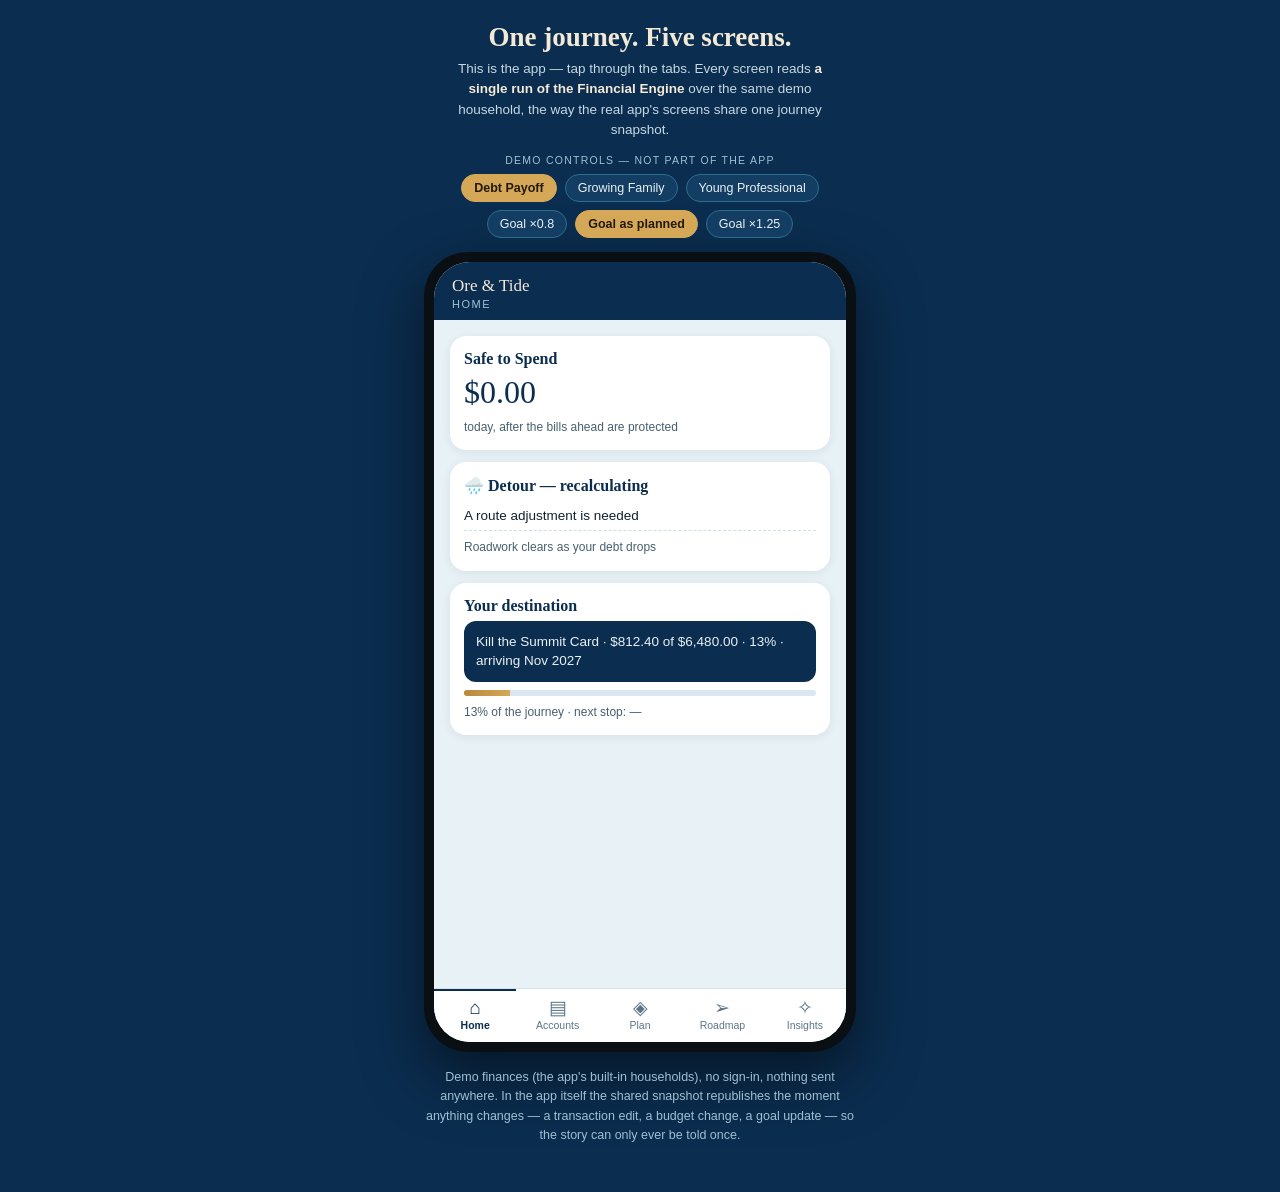
<file: one-story/index.html>
<!doctype html>
<html lang="en">
<head>
<meta charset="utf-8" />
<meta name="viewport" content="width=device-width, initial-scale=1" />
<title>Ore &amp; Tide — The App, One Story</title>
<style>
  :root {
    --navy: #0B2D4F; --coastal: #2A6F8F; --mist: #E8F1F5; --sand: #F3E9D7;
    --gold: #D4A857; --ink: #10222e;
  }
  * { box-sizing: border-box; }
  body { margin: 0; background: var(--navy); color: var(--mist);
    font-family: Inter, -apple-system, "Segoe UI", Roboto, sans-serif; }
  .wrap { max-width: 460px; margin: 0 auto; padding: 20px 14px 34px; }
  h1 { font-family: Lora, Georgia, serif; font-weight: 600; font-size: 27px;
    margin: 2px 0 6px; color: var(--sand); text-align: center; }
  .sub { line-height: 1.5; font-size: 13.5px; color: #c6d8e2; margin: 0 auto 14px; max-width: 400px; text-align: center; }
  .sub b { color: var(--sand); }
  .levers { display: flex; flex-wrap: wrap; gap: 8px; align-items: center; justify-content: center;
    margin-bottom: 14px; }
  .levers .lab { font-size: 10.5px; letter-spacing: .12em; text-transform: uppercase; color: #9fc0d4; width: 100%; text-align: center; }
  .levers button { background: #143d63; color: var(--mist); border: 1px solid #2A6F8F;
    border-radius: 999px; padding: 6px 12px; font-size: 12.5px; cursor: pointer; }
  .levers button.on { background: var(--gold); border-color: var(--gold); color: #23190a; font-weight: 600; }

  /* ---- the phone ---- */
  .phone { background: #0a0f14; border-radius: 44px; padding: 10px;
    box-shadow: 0 24px 60px rgba(0,0,0,.5); }
  .device { background: var(--mist); color: var(--ink); border-radius: 36px; overflow: hidden;
    display: flex; flex-direction: column; height: min(780px, 88dvh); }
  .apphead { background: var(--navy); color: var(--mist); padding: 14px 18px 10px; }
  .apphead .brand { font-family: Lora, Georgia, serif; font-size: 17px; color: var(--sand); }
  .apphead .screen-name { font-size: 11px; letter-spacing: .14em; text-transform: uppercase; color: #9fc0d4; margin-top: 2px; }
  .screenbody { flex: 1; overflow-y: auto; padding: 16px; position: relative; }
  .screenbody.mapbody { padding: 0; overflow: hidden; display: flex; }
  .screenbody.mapbody > div { flex: 1; }
  .phone .grm-frame.grm-frame { height: 100%; min-height: 0; border-radius: 0; }

  .bottomnav { display: flex; background: #fff; border-top: 1px solid #d5e2ea; }
  .bottomnav button { flex: 1; background: none; border: none; padding: 9px 0 11px; cursor: pointer;
    font-size: 10.5px; color: #5b7686; display: flex; flex-direction: column; align-items: center; gap: 2px; }
  .bottomnav button .ic { font-size: 19px; line-height: 1; }
  .bottomnav button.on { color: var(--navy); font-weight: 700; box-shadow: inset 0 2px 0 var(--navy); }

  /* ---- app screens ---- */
  .card { background: #fff; border-radius: 16px; padding: 14px; margin-bottom: 12px;
    box-shadow: 0 2px 10px rgba(11,45,79,.08); }
  .card h3 { font-family: Lora, Georgia, serif; font-size: 16px; margin: 0 0 6px; color: var(--navy); }
  .dest { background: var(--navy); color: var(--mist); border-radius: 12px; padding: 11px 12px; font-size: 13.5px; line-height: 1.45; }
  .dest b { color: var(--gold); }
  .row { display: flex; justify-content: space-between; gap: 10px; padding: 7px 0; border-bottom: 1px dashed #cfdde6; font-size: 13.5px; }
  .row:last-child { border-bottom: none; }
  .row .r { font-variant-numeric: tabular-nums; white-space: nowrap; }
  .note { font-size: 12px; color: #47606f; line-height: 1.45; margin-top: 8px; }
  .bubble { padding: 8px 0; border-bottom: 1px dashed #cfdde6; font-size: 13.5px; line-height: 1.45; }
  .bubble:last-child { border-bottom: none; }
  .bubble b { color: var(--navy); }
  .big { font-family: Lora, Georgia, serif; font-size: 32px; color: var(--navy); }
  .bar { height: 6px; background: #dbe7ee; border-radius: 3px; overflow: hidden; margin-top: 8px; }
  .bar i { display: block; height: 100%; background: linear-gradient(90deg, #b8893a, var(--gold)); }
  .foot { margin-top: 16px; font-size: 12.5px; color: #9fc0d4; line-height: 1.55; text-align: center; }
</style>
  <script type="module" crossorigin src="./assets/one-story-CX343pEz.js"></script>
  <link rel="stylesheet" crossorigin href="./assets/one-story-DAI4CCtx.css">
</head>
<body>
<div id="root"></div>
</body>
</html>
</file>
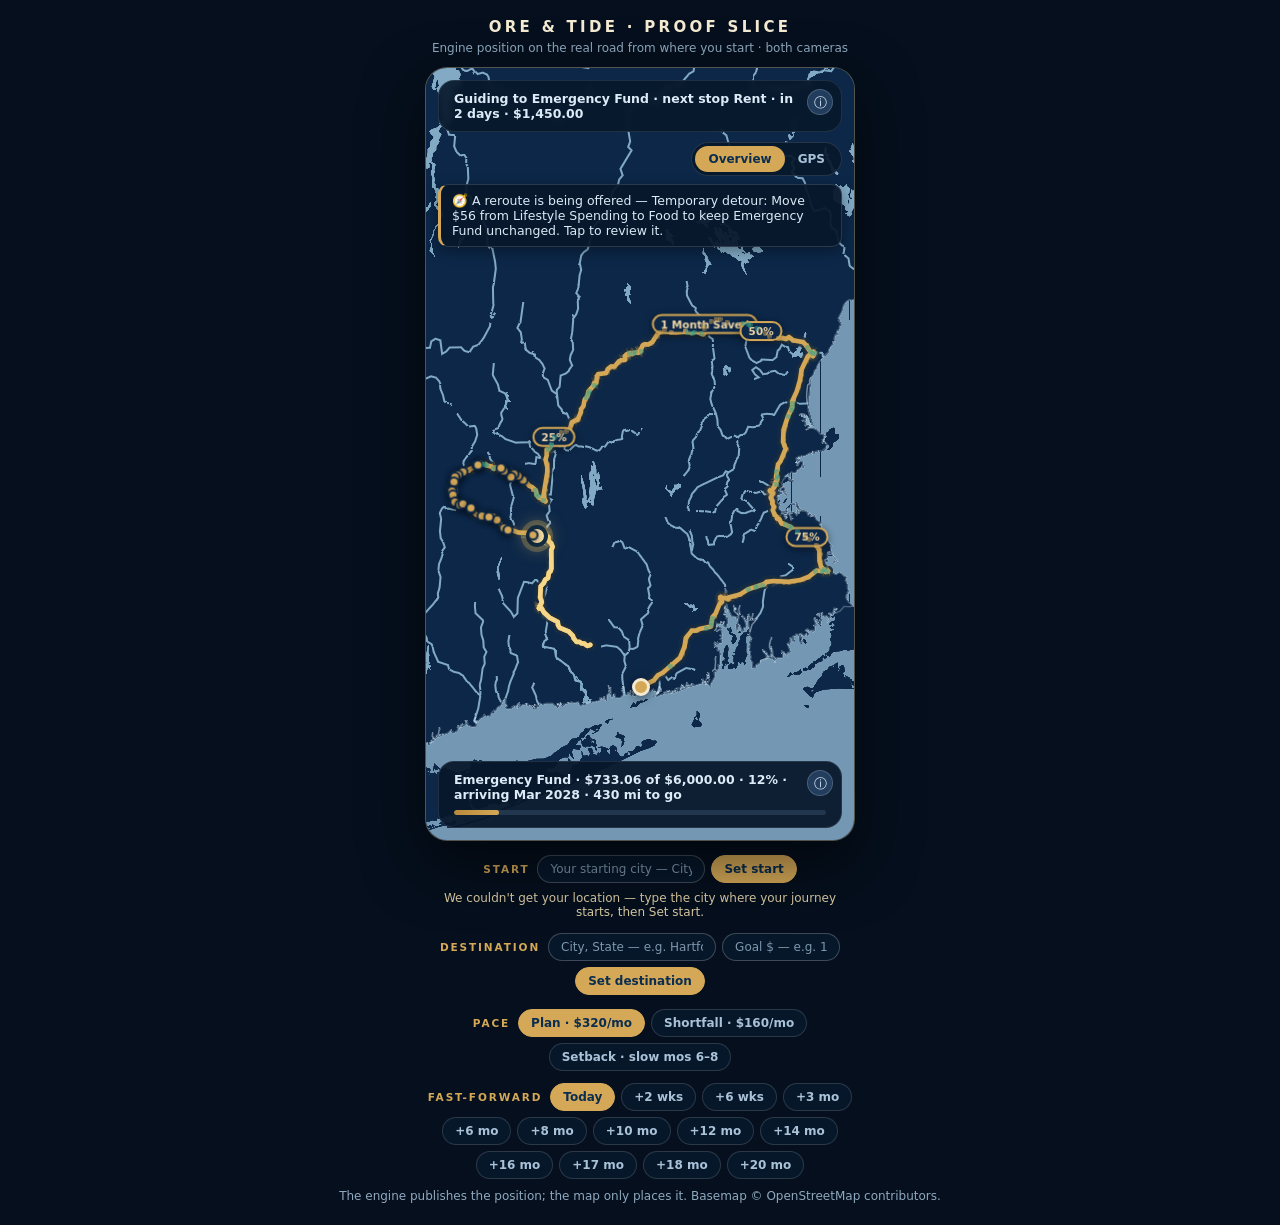
<file: proof-slice/index.html>
<!doctype html>
<html lang="en">
<head>
  <meta charset="UTF-8" />
  <meta name="viewport" content="width=device-width,initial-scale=1" />
  <title>Ore &amp; Tide · Proof slice — engine on the real route</title>
  <style>
    * { box-sizing: border-box; }
    body { margin: 0; background: #050f1d; color: #e6eef6; font: 14px Inter, system-ui, sans-serif; }
    main { max-width: 1050px; margin: auto; padding: 18px; }
    header { text-align: center; margin-bottom: 12px; }
    h1 { font-size: 15px; letter-spacing: .22em; margin: 0 0 5px; color: #f5ead2; font-weight: 700; }
    header p, footer p { margin: 4px 0; color: #8fa9bf; font-size: 12px; }
    footer { text-align: center; margin-top: 10px; }
    .frame { position: relative; width: 100%; max-width: 430px; height: min(86vh, 880px); min-height: 560px;
             margin: auto; border: 1px solid rgba(212,168,87,.35); border-radius: 22px; overflow: hidden;
             box-shadow: 0 22px 60px rgba(0,0,0,.55); background: #0c2748; }
    .frame > .map { position: absolute; inset: 0; height: 100%; width: 100%; }
    .banner { position: absolute; top: 12px; left: 12px; right: 12px; z-index: 5;
              background: rgba(8,24,44,.92); border: 1px solid rgba(255,255,255,.10);
              border-radius: 16px; padding: 12px 15px; backdrop-filter: blur(3px); }
    .kicker { font-size: 10.5px; letter-spacing: .26em; color: #d4a857; font-weight: 700; }
    .banner-title { font-family: Georgia, 'Times New Roman', serif; font-size: 23px; color: #f5ead2; margin: 2px 0 1px; }
    .banner-sub { color: #a9c2d8; font-size: 12.5px; }
    .queue { display: flex; gap: 6px; flex-wrap: wrap; margin-top: 9px; }
    .chip { background: rgba(38,68,102,.85); color: #dcebf7; border-radius: 999px;
            padding: 4px 10px; font-size: 11.5px; font-weight: 600; }
    .chip.solid { background: #173a5f; }
    .chip.gold { background: #f7ecd2; color: #0b2d4f; }
    .toggle { position: absolute; top: 348px; right: 12px; z-index: 6; display: flex;
              background: rgba(8,24,44,.92); border: 1px solid rgba(255,255,255,.12); border-radius: 999px; padding: 3px; }
    .toggle button { cursor: pointer; border: 0; background: transparent; color: #a9c2d8;
                     font: 600 12px Inter, system-ui, sans-serif; padding: 6px 13px; border-radius: 999px; }
    .toggle button.on { background: #d4a857; color: #0b2d4f; }
    .destcard { position: absolute; left: 12px; right: 12px; bottom: 12px; z-index: 5;
                background: rgba(8,24,44,.94); border: 1px solid rgba(255,255,255,.10);
                border-radius: 16px; padding: 13px 15px; }
    .destcard .chips { display: flex; gap: 6px; flex-wrap: wrap; }
    .bar { height: 5px; border-radius: 3px; background: #22364e; margin: 11px 0 8px; overflow: hidden; }
    .bar i { display: block; height: 100%; background: linear-gradient(90deg, #b8893a, #d4a857); border-radius: 3px; }
    .meta { display: flex; justify-content: space-between; gap: 10px; font-size: 12.5px; color: #c8d9e8; }
    .readout { margin-top: 8px; padding-top: 8px; border-top: 1px dashed rgba(255,255,255,.14);
               font-size: 11px; color: #7e97ad; }
    .puck { width: 22px; height: 22px; background: #f7e0a4; border: 4px solid #122c40; border-radius: 50%;
            box-shadow: 0 0 0 5px rgba(229,187,84,.25), 0 0 18px rgba(235,197,106,.55); }
    .destpin { width: 18px; height: 18px; background: #d4a857; border: 3px solid #f5ead2; border-radius: 50%;
               box-shadow: 0 2px 10px rgba(0,0,0,.5); }
    .mile { background: #0d2748; border: 2px solid #d4a857; color: #f0d9a8; border-radius: 999px;
            padding: 2px 7px; font: 700 10.5px Inter, system-ui, sans-serif; box-shadow: 0 2px 8px rgba(0,0,0,.45); }
    .stop { font: 500 11px Inter, system-ui, sans-serif; }
    .spill { display: flex; gap: 6px; align-items: baseline; white-space: nowrap;
             background: rgba(9,26,46,.94); border: 1px solid #cfb16c; color: #eef4fa;
             border-radius: 999px; padding: 4px 10px; box-shadow: 0 3px 10px rgba(0,0,0,.5); }
    .spill b { font-weight: 700; }
    .spill span { color: #d4a857; font-weight: 700; }
    .sdot { display: none; width: 11px; height: 11px; border-radius: 50%;
            background: #d4a857; border: 2px solid #0d2748; box-shadow: 0 1px 6px rgba(0,0,0,.5); }
    .view-overview .spill { display: none; }
    .view-overview .sdot { display: block; }
    .destline { margin-top: 9px; padding-top: 8px; border-top: 1px dashed rgba(255,255,255,.16);
                font-size: 12.5px; color: #f0d9a8; }
    .guideline { margin-top: 6px; font-size: 12px; line-height: 1.45; color: #a9c2d8; }
    .guideline:first-of-type { color: #dcebf7; }
    .reroute { margin-top: 9px; border-left: 3px solid #f59e0b; background: rgba(245,158,11,.10);
               padding: 7px 10px; border-radius: 0 8px 8px 0; font-size: 12.5px; color: #f5cf8f; }
    /* Reroute lifecycle: accept -> in progress -> verdict. The accent
       shifts with the state — amber offer, gold in-progress, green active. */
    .rrteach { margin-top: 5px; font-size: 11.5px; line-height: 1.45; color: #a9c2d8; }
    .rrnote { margin-top: 6px; font-size: 11.5px; line-height: 1.45; color: #a9c2d8; }
    .rrbtn { margin-top: 8px; cursor: pointer; border: 1px solid #d4a857; border-radius: 999px;
             background: #d4a857; color: #0b2d4f; font: 700 12px Inter, system-ui, sans-serif;
             padding: 6px 13px; }
    .rrbtn:hover { background: #e3ba68; }
    .reroute.accepted { border-left-color: #d4a857; background: rgba(212,168,87,.12); color: #f0d9a8; }
    .reroute.active { border-left-color: #2e7d5b; background: rgba(46,125,91,.16); color: #bfe6d2; }
    /* GPS announcements: a stack under the banner, visible by default.
       Traffic red, slips amber, recovery/arrival green, reroutes gold. */
    .notices { position: absolute; left: 12px; right: 12px; top: 64px; z-index: 6;
               display: flex; flex-direction: column; gap: 6px; pointer-events: none; }
    .notice { background: rgba(8,24,44,.94); border: 1px solid rgba(255,255,255,.14);
              border-left: 3px solid #d4a857; border-radius: 10px; padding: 8px 11px;
              font-size: 12.5px; line-height: 1.45; color: #dcebf7;
              box-shadow: 0 4px 14px rgba(0,0,0,.35); }
    .notice.traffic { border-left-color: #ef4444; }
    .notice.slip { border-left-color: #f59e0b; }
    .notice.recovery, .notice.rerouteok { border-left-color: #2e7d5b; }
    .notice.arrived { border-left-color: #2e7d5b; background: rgba(14,42,30,.95); font-weight: 600; }
    button.notice.rroffer { pointer-events: auto; cursor: pointer; text-align: left; width: 100%;
              font: 500 12.5px Inter, system-ui, sans-serif; }
    /* Arrival brief: the trip summary card, above the destination card. */
    .brief { position: absolute; left: 12px; right: 12px; bottom: 170px; z-index: 7;
             background: rgba(8,24,44,.96); border: 1px solid rgba(212,168,87,.5);
             border-radius: 14px; padding: 13px 15px; box-shadow: 0 10px 30px rgba(0,0,0,.5); }
    .brief-title { font-family: Lora, Georgia, 'Times New Roman', serif; font-size: 16.5px;
                   color: #f3e9d7; margin-bottom: 6px; }
    .brief-line { font-size: 12.5px; line-height: 1.55; color: #c8d9e8; }
    /* Stop detail card (Nov 15 2026): opened by tapping a stop's
       line; it names the ONE stop that was tapped — a merged
       bubble never blurs which stop you opened. Sits where the
       arrival brief sits, above the destination card. */
    .stopcard { position: absolute; left: 12px; right: 12px; bottom: 170px; z-index: 8;
                background: rgba(8,24,44,.96); border: 1px solid rgba(212,168,87,.5);
                border-radius: 14px; padding: 13px 15px; box-shadow: 0 10px 30px rgba(0,0,0,.5); }
    /* Tappable stop bubbles (Nov 15 2026): single pills are
       buttons; same-day stops merge into one bubble of bulleted
       lines (the merging rule), each line its own button. */
    button.spill { font: inherit; cursor: pointer; text-align: left; }
    .spill.merged { flex-direction: column; align-items: stretch; gap: 1px;
                    border-radius: 14px; padding: 5px 7px; }
    .sline { display: flex; gap: 6px; align-items: baseline; white-space: nowrap;
             background: none; border: 0; color: #eef4fa; font: inherit;
             cursor: pointer; padding: 2px 3px; border-radius: 7px; text-align: left; }
    .sline::before { content: "•"; color: #d4a857; font-weight: 700; }
    .sline b { font-weight: 700; }
    .sline span { color: #d4a857; font-weight: 700; }
    .smore { background: none; border: 0; color: #a9c2d8; font: inherit; font-size: 10.5px;
             cursor: pointer; padding: 2px 3px; text-align: left; }
    .verdictwrap { position: absolute; inset: 0; z-index: 20; display: flex;
                   align-items: center; justify-content: center; padding: 18px;
                   background: rgba(4,12,24,.55); }
    .verdict { max-width: 330px; background: #0a1f38; border: 1px solid rgba(212,168,87,.45);
               border-radius: 14px; padding: 16px 18px; box-shadow: 0 10px 34px rgba(0,0,0,.55);
               color: #dcebf7; }
    .vtitle { font-family: Lora, Georgia, serif; font-size: 17.5px; line-height: 1.3; color: #f3e9d7; }
    .verdict p { margin: 9px 0 2px; font-size: 13px; line-height: 1.55; color: #a9c2d8; }
    .spill.sub { border-color: #3ba08a; }
    .subtag { font-style: normal; font-size: 8.5px; font-weight: 800; letter-spacing: .08em;
              color: #0c2438; background: #3ba08a; border-radius: 4px; padding: 1.5px 4px; margin-right: 5px; }
    .stop.dotstop .sdot { display: block; }
    .altline { margin-top: 9px; font-size: 11.5px; line-height: 1.5; color: #a9c2d8; }
    .altline b { color: #f0d9a8; font-weight: 600; }
    .speedline { margin-top: 9px; font-size: 11.5px; line-height: 1.5; color: #a9c2d8; }
    .speedline b { color: #f0d9a8; font-weight: 600; }
    .speedbubble { position: absolute; left: 14px; bottom: 150px; width: 62px; height: 62px;
      border-radius: 50%; background: #0a1f38; border: 2.5px solid #64748b; color: #e8f1f5;
      display: flex; flex-direction: column; align-items: center; justify-content: center;
      z-index: 6; box-shadow: 0 4px 14px rgba(0,0,0,.45); pointer-events: none; }
    .speedbubble b { font-size: 21px; line-height: 1; font-weight: 700; }
    .speedbubble span { font-size: 8.5px; letter-spacing: .12em; text-transform: uppercase; opacity: .75; }
    .speedbubble.z-ahead { border-color: #2e7d5b; }
    .speedbubble.z-on-pace { border-color: #d4a857; }
    .speedbubble.z-slower { border-color: #f59e0b; }
    .speedbubble.z-insufficient-evidence, .speedbubble.z-unavailable { border-color: #64748b; color: #9fb4c8; }
    .maplibregl-ctrl-attrib { font-size: 9px; }
    /* Minimizable panels: a slim summary bar stays, the rest folds away
       so the map can have the screen. The camera measures card heights,
       so it re-frames on its own when a panel folds. */
    .cardbtn { position: absolute; top: 8px; right: 8px; z-index: 2; width: 26px; height: 26px;
               border-radius: 50%; border: 1px solid rgba(255,255,255,.18); cursor: pointer;
               background: rgba(38,68,102,.85); color: #dcebf7; font-size: 13px; line-height: 1;
               display: flex; align-items: center; justify-content: center; }
    .minbar { display: none; font-size: 12.5px; font-weight: 600; color: #dcebf7; padding-right: 30px; }
    .banner.collapsed, .destcard.collapsed { padding-top: 10px; padding-bottom: 10px; }
    .collapsed .minbar { display: block; }
    .banner.collapsed > :not(.minbar):not(.cardbtn) { display: none; }
    .destcard.collapsed > :not(.minbar):not(.cardbtn):not(.bar) { display: none; }
    .destcard.collapsed .bar { margin: 8px 0 2px; }
    .ffbar { display: flex; gap: 6px; flex-wrap: wrap; align-items: center; justify-content: center;
             max-width: 430px; margin: 12px auto 0; }
    .pacebar { margin-top: 14px; }
    .fflabel { font-size: 10.5px; letter-spacing: .18em; font-weight: 700; color: #d4a857;
               text-transform: uppercase; margin-right: 2px; }
    .ffbar button { cursor: pointer; border: 1px solid rgba(255,255,255,.14); border-radius: 999px;
                    background: rgba(8,24,44,.92); color: #a9c2d8;
                    font: 600 12px Inter, system-ui, sans-serif; padding: 6px 12px; }
    .ffbar button.on { background: #d4a857; color: #0b2d4f; border-color: #d4a857; }
    .ffbar button:disabled { opacity: .55; cursor: wait; }
    .destin { border: 1px solid rgba(255,255,255,.22); border-radius: 999px;
              background: rgba(8,24,44,.92); color: #e8f1f5;
              font: 600 12px Inter, system-ui, sans-serif; padding: 6px 12px; width: 168px; }
    .destin.amt { width: 118px; }
    .destin::placeholder { color: #7d97ad; font-weight: 500; }
    .destmsg { max-width: 430px; margin: 8px auto 0; text-align: center;
               font: 500 12px Inter, system-ui, sans-serif; color: #d9c9a3; }
    .originmsg { max-width: 430px; margin: 8px auto 0; text-align: center;
               font: 500 12px Inter, system-ui, sans-serif; color: #d9c9a3; }
    .cdot { width: 5px; height: 5px; border-radius: 50%; background: rgba(212,168,87,.5); }
    .ferrytag { font: 700 9.5px Inter, system-ui, sans-serif; letter-spacing: .08em;
      text-transform: uppercase; color: #0b2d4f; background: #e8f1f5;
      border: 1px solid rgba(255,255,255,.65); border-radius: 999px; padding: 3px 8px;
      white-space: nowrap; box-shadow: 0 2px 8px rgba(0,0,0,.4); }
    .cdot.sub { background: rgba(59,160,138,.55); }
    /* Real phones: the wide-layout cards wrapped until they ate the whole
       map. Compact the cards, give the frame the full screen height, and
       hard-cap card heights so a map band always survives. */
    @media (max-width: 430px) {
      main { padding: 10px; }
      header { margin-bottom: 8px; }
      header p { display: none; }
      h1 { font-size: 13px; }
      footer { display: none; }
      .frame { height: 94vh; height: 94dvh; min-height: 0; border-radius: 18px; }
      .banner { padding: 10px 12px; max-height: 47%; overflow-y: auto; }
      .kicker { font-size: 9.5px; letter-spacing: .2em; }
      .banner-title { font-size: 21px; }
      .banner-sub { font-size: 12px; }
      .queue { margin-top: 7px; }
      .chip { font-size: 11px; padding: 3px 8px; }
      .destline { margin-top: 7px; padding-top: 6px; font-size: 11.5px; }
      .guideline { font-size: 11.5px; line-height: 1.4; margin-top: 5px; }
      .reroute { font-size: 11.5px; padding: 6px 8px; margin-top: 7px; }
      .destcard { padding: 10px 12px; max-height: 42%; overflow-y: auto; }
      .meta { font-size: 12px; }
      .altline { font-size: 11px; line-height: 1.45; display: -webkit-box;
                 -webkit-line-clamp: 3; -webkit-box-orient: vertical; overflow: hidden; }
      .readout { font-size: 10px; }
      .notice { font-size: 11.5px; padding: 7px 9px; }
      button.notice.rroffer { font-size: 11.5px; }
      .brief-line { font-size: 11.5px; }
    }
  </style>
  <script type="module" crossorigin src="./assets/roadmap-proof-slice-DQgZYOaa.js"></script>
  <link rel="stylesheet" crossorigin href="./assets/roadmap-proof-slice-B8-mEBLf.css">
</head>
<body><div id="root"></div></body>
</html>
</file>
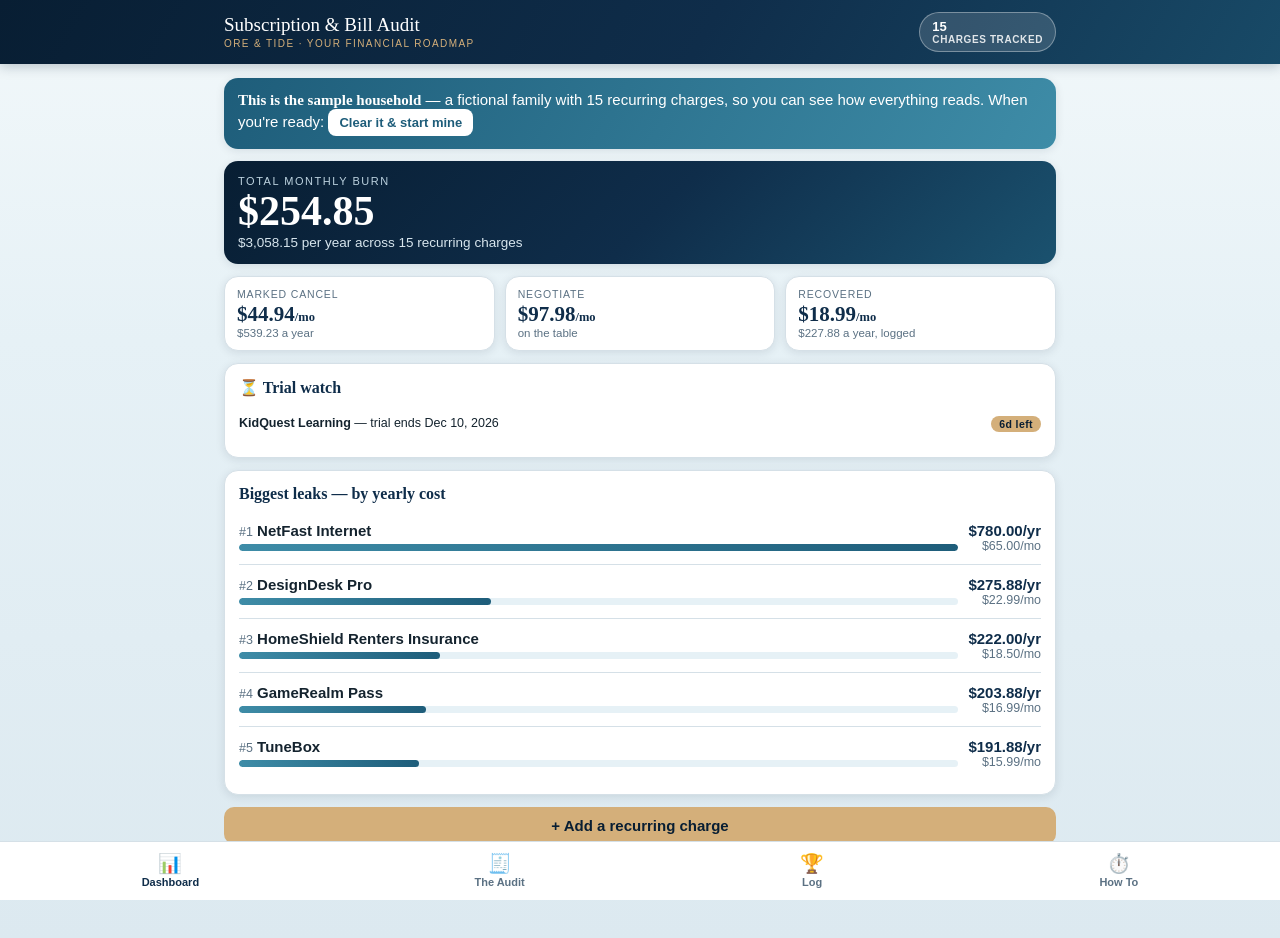
<file: subscription-audit/index.html>
<!DOCTYPE html>
<html lang="en">
<head>
<meta charset="utf-8">
<meta name="viewport" content="width=device-width, initial-scale=1, viewport-fit=cover">
<title>Subscription &amp; Bill Audit Tracker — Ore &amp; Tide</title>
<meta name="description" content="A 20-minute audit of every recurring charge you own. Works offline, no account. Your data lives on your device.">
<style>
:root{
  --navy:#0F2D4A; --ocean:#1E5D7A; --teal:#3E8CA7; --gold:#D4AF7A;
  --mist:#E6F1F6; --stone:#F5F7F9; --slate:#64748B;
  --ink:#14232E; --ink2:#5B7183; --line:#D5E0E7; --card:#FFFFFF;
  --deep:#081E33; --red:#B3402A; --green:#1E7B45; --amber:#9A6B14;
  --shadow:0 2px 10px rgba(8,30,51,.10);
}
*{box-sizing:border-box}
html{-webkit-text-size-adjust:100%}
body{margin:0;color:var(--ink);font-family:-apple-system,"Segoe UI",Roboto,Helvetica,Arial,sans-serif;font-size:15px;
  background:linear-gradient(180deg,#F2F8FA 0%,var(--mist) 340px,#DCE9F0 100%);
  min-height:100vh;padding-bottom:86px}
h1,h2,h3,.serif{font-family:Georgia,"Times New Roman",serif}
button{font:inherit;cursor:pointer}
input,select,textarea{font:inherit;font-size:16px;color:var(--ink)}
header.top{position:sticky;top:0;z-index:40;color:#fff;
  background:linear-gradient(120deg,var(--deep) 0%,var(--navy) 55%,var(--ocean) 130%);
  box-shadow:0 2px 12px rgba(8,30,51,.25)}
.top-in{max-width:860px;margin:0 auto;display:flex;align-items:center;gap:11px;padding:12px 14px}
.brand-name{font-family:Georgia,serif;font-size:19px;line-height:1.1;color:#fff}
.brand-sub{font-size:10px;letter-spacing:.14em;text-transform:uppercase;color:var(--gold);margin-top:2px}
.count-chip{margin-left:auto;background:rgba(255,255,255,.14);color:#fff;border:1px solid rgba(255,255,255,.35);
  border-radius:999px;padding:6px 12px;font-weight:700;font-size:13px;white-space:nowrap}
.count-chip small{display:block;font-weight:600;font-size:10px;opacity:.85;letter-spacing:.06em;text-transform:uppercase}
main{max-width:860px;margin:0 auto;padding:14px 14px 8px}
.screen{display:none}
.screen.on{display:block;animation:fade .18s ease}
@keyframes fade{from{opacity:0;transform:translateY(3px)}to{opacity:1;transform:none}}
.scr-head{display:flex;align-items:center;gap:10px;margin:4px 0 12px}
.scr-head h2{margin:0;font-size:22px;color:var(--navy)}
.scr-head .sp{flex:1}
.card{background:var(--card);border:1px solid var(--line);border-radius:14px;box-shadow:var(--shadow);padding:14px;margin:0 0 12px}
.card h3{margin:0 0 8px;font-size:16px;color:var(--navy)}
.mut{color:var(--ink2)} .small{font-size:12.5px} .tiny{font-size:11px}
.hero{background:linear-gradient(135deg,var(--deep) 0%,var(--navy) 52%,var(--ocean) 115%);color:#fff;border:none}
.hero .lab{font-size:11px;letter-spacing:.14em;text-transform:uppercase;color:#BCD2DF}
.hero .big{font-family:Georgia,serif;font-size:42px;font-weight:700;line-height:1.05;margin:2px 0}
.hero .sub{color:#D7E5ED;font-size:13.5px}
.kpis{display:grid;grid-template-columns:1fr 1fr 1fr;gap:10px;margin:0 0 12px}
.kpi{background:var(--card);border:1px solid var(--line);border-radius:14px;box-shadow:var(--shadow);padding:11px 12px}
.kpi .lab{font-size:10.5px;letter-spacing:.08em;text-transform:uppercase;color:var(--ink2)}
.kpi .val{font-family:Georgia,serif;font-size:21px;font-weight:700;color:var(--navy);margin-top:2px}
.kpi .sub{font-size:11.5px;color:var(--ink2)}
@media(max-width:560px){.kpis{grid-template-columns:1fr 1fr}.kpi .val{font-size:19px}}
.btn{background:var(--navy);color:#fff;border:0;border-radius:10px;padding:10px 16px;font-weight:700}
.btn.gold{background:var(--gold);color:var(--deep)}
.btn.soft{background:var(--mist);color:var(--navy)}
.btn.danger{background:#fff;color:var(--red);border:1px solid var(--red)}
.btn.sm{padding:6px 11px;font-size:13px;border-radius:8px}
.btn.block{display:block;width:100%;text-align:center}
.sample-banner{background:linear-gradient(120deg,var(--ocean),var(--teal));color:#fff;border-radius:14px;padding:13px 14px;margin:0 0 12px;box-shadow:var(--shadow)}
.sample-banner b{font-family:Georgia,serif}
.subrow{display:flex;gap:10px;align-items:flex-start;padding:11px 0;border-bottom:1px solid var(--line)}
.subrow:last-child{border-bottom:0}
.subrow .grow{flex:1;min-width:0}
.subname{font-weight:700;color:var(--navy)}
.chip{display:inline-block;font-size:10.5px;font-weight:700;letter-spacing:.04em;border-radius:999px;padding:2px 8px;margin-left:6px;vertical-align:2px}
.chip.keep{background:var(--mist);color:var(--ocean)}
.chip.cancel{background:#F9E8E6;color:var(--red)}
.chip.negotiate{background:#FBF0DA;color:var(--amber)}
.chip.downgrade{background:#E9E4F5;color:#5B4A8A}
.chip.trial{background:var(--gold);color:var(--deep)}
.cost{text-align:right;white-space:nowrap}
.cost .per{font-weight:700;color:var(--navy)}
.leakbar{height:7px;background:var(--mist);border-radius:99px;margin-top:5px;overflow:hidden}
.leakbar i{display:block;height:100%;background:linear-gradient(90deg,var(--teal),var(--ocean));border-radius:99px}
label.fl{display:block;font-size:12px;font-weight:700;letter-spacing:.05em;text-transform:uppercase;color:var(--ink2);margin:12px 0 5px}
input[type=text],input[type=number],input[type=date],select,textarea{width:100%;padding:10px;border:1px solid var(--line);border-radius:10px;background:#fff}
.grid2{display:grid;grid-template-columns:1fr 1fr;gap:0 12px}
nav.tabs{position:fixed;left:0;right:0;bottom:0;z-index:50;background:#fff;border-top:1px solid var(--line);
  display:flex;justify-content:space-around;padding:8px 4px calc(8px + env(safe-area-inset-bottom))}
nav.tabs button{background:none;border:0;color:var(--ink2);font-size:11px;font-weight:700;display:flex;flex-direction:column;align-items:center;gap:3px;padding:4px 10px}
nav.tabs button.on{color:var(--navy)}
nav.tabs .ic{font-size:19px;line-height:1}
.step{display:flex;gap:11px;margin:0 0 13px}
.step .n{flex:0 0 30px;height:30px;border-radius:50%;background:var(--navy);color:#fff;font-weight:700;display:flex;align-items:center;justify-content:center;font-size:13px}
.modal-wrap{position:fixed;inset:0;background:rgba(8,30,51,.5);z-index:80;display:none;align-items:flex-end;justify-content:center}
.modal-wrap.on{display:flex}
.modal{background:#fff;border-radius:16px 16px 0 0;padding:18px;max-width:560px;width:100%}
.modal h3{margin:0 0 8px;color:var(--navy)}
</style>
</head>
<body>
<header class="top"><div class="top-in">
  <div>
    <div class="brand-name">Subscription &amp; Bill Audit</div>
    <div class="brand-sub">Ore &amp; Tide · Your Financial Roadmap</div>
  </div>
  <div class="count-chip"><span id="chipCount">0</span><small>charges tracked</small></div>
</div></header>

<main>
  <!-- DASHBOARD -->
  <section class="screen on" id="scr-home">
    <div id="sampleBanner"></div>
    <div class="card hero">
      <div class="lab">Total monthly burn</div>
      <div class="big" id="dBurn">$0.00</div>
      <div class="sub" id="dBurnSub">— per year across 0 recurring charges</div>
    </div>
    <div class="kpis">
      <div class="kpi"><div class="lab">Marked Cancel</div><div class="val" id="dCancel">$0.00<span class="small">/mo</span></div><div class="sub" id="dCancelYr">$0.00 a year</div></div>
      <div class="kpi"><div class="lab">Negotiate</div><div class="val" id="dNeg">$0.00<span class="small">/mo</span></div><div class="sub">on the table</div></div>
      <div class="kpi"><div class="lab">Recovered</div><div class="val" id="dRec">$0.00<span class="small">/mo</span></div><div class="sub" id="dRecYr">$0.00 a year, logged</div></div>
    </div>
    <div class="card">
      <h3>⏳ Trial watch</h3>
      <div id="dTrials" class="small"></div>
    </div>
    <div class="card">
      <h3>Biggest leaks — by yearly cost</h3>
      <div id="dLeaks"></div>
    </div>
    <button class="btn gold block" data-act="add">+ Add a recurring charge</button>
  </section>

  <!-- SUBSCRIPTIONS -->
  <section class="screen" id="scr-subs">
    <div class="scr-head"><h2>The Audit</h2><div class="sp"></div>
      <button class="btn sm" data-act="add">+ Add</button></div>
    <div class="card"><div id="subList"></div></div>
    <p class="small mut">Sorted by yearly cost. Tap any charge to edit it, change its verdict, or mark it cancelled.</p>
  </section>

  <!-- EDIT -->
  <section class="screen" id="scr-edit">
    <div class="scr-head"><button class="btn soft sm" data-act="back-subs">← Back</button><h2 id="editTitle">Edit charge</h2></div>
    <div class="card">
      <label class="fl">Name</label><input type="text" id="fName" placeholder="e.g. StreamFlix">
      <div class="grid2">
        <div><label class="fl">Category</label><select id="fCat"></select></div>
        <div><label class="fl">Verdict</label><select id="fVerdict"></select></div>
      </div>
      <div class="grid2">
        <div><label class="fl">Amount ($)</label><input type="number" id="fAmt" step="0.01" min="0" inputmode="decimal"></div>
        <div><label class="fl">Frequency</label><select id="fFreq"></select></div>
      </div>
      <div class="grid2">
        <div><label class="fl">Next renewal</label><input type="date" id="fRenew"></div>
        <div><label class="fl">Last used</label><input type="date" id="fUsed"></div>
      </div>
      <div class="grid2">
        <div><label class="fl">Free trial?</label><select id="fTrial"><option value="No">No</option><option value="Yes">Yes</option></select></div>
        <div><label class="fl">Trial ends</label><input type="date" id="fTrialEnd"></div>
      </div>
      <p class="small mut" id="fComputed" style="margin-top:12px"></p>
      <button class="btn block" data-act="save" style="margin-top:10px">Save</button>
      <div id="editExisting" style="margin-top:10px">
        <button class="btn soft block" data-act="cancel-flow">✓ Mark as cancelled — move to the log</button>
        <button class="btn danger block" data-act="del" style="margin-top:8px">Delete this charge</button>
      </div>
    </div>
  </section>

  <!-- LOG -->
  <section class="screen" id="scr-log">
    <div class="scr-head"><h2>Cancellation Log</h2></div>
    <div class="card hero">
      <div class="lab">Recovered so far</div>
      <div class="big" id="lTotal">$0.00<span style="font-size:19px">/mo</span></div>
      <div class="sub" id="lTotalYr">— a year, from 0 cancellations</div>
    </div>
    <div class="card"><div id="logList"></div></div>
    <p class="small mut">The trophy shelf. Every cancellation here is money that stays in your account from now on.</p>
  </section>

  <!-- HOW TO -->
  <section class="screen" id="scr-how">
    <div class="scr-head"><h2>The 20-Minute Audit</h2></div>
    <div class="card">
      <div class="step"><div class="n">1</div><div><b>Minutes 0–5 — Gather the evidence.</b><br><span class="small mut">Open your bank and credit card statements from the last two months (three if you can — annual charges hide). Don't judge anything yet.</span></div></div>
      <div class="step"><div class="n">2</div><div><b>Minutes 5–12 — List everything that repeats.</b><br><span class="small mut">One entry per recurring charge: the streaming duo, the gym, the storage plan, the app you forgot in March. Bills like internet and insurance count too.</span></div></div>
      <div class="step"><div class="n">3</div><div><b>Minutes 12–16 — Give every charge a verdict.</b><br><span class="small mut">Keep means you'd buy it again today at this price. Cancel means it's done. Negotiate means you want it cheaper. Downgrade means the smaller tier would do. Be honest about Last Used — it settles most arguments.</span></div></div>
      <div class="step"><div class="n">4</div><div><b>Minutes 16–19 — Cancel the easy wins now.</b><br><span class="small mut">Not this weekend — now, while the list is open. Use “Mark as cancelled” on each one and add the confirmation number. It lands on your Cancellation Log automatically.</span></div></div>
      <div class="step"><div class="n">5</div><div><b>Minutes 19–20 — Read the Dashboard.</b><br><span class="small mut">Monthly burn, true yearly cost, and the savings you just found. That's the score. Re-run the audit every few months — subscriptions creep back; that's what they do.</span></div></div>
      <p class="small mut">Free trials are the quietest charges of all. Mark them as trials with their end date, and the Dashboard counts down the ones ending in the next 30 days so you decide before they bill — not after.</p>
    </div>
    <div class="card">
      <h3>Your data</h3>
      <p class="small mut">Everything lives in this browser, on this device — no account, no server, works offline. Clearing your browser data clears the tracker, so keep that in mind.</p>
      <div id="sampleActions"></div>
    </div>
    <p class="tiny mut" style="text-align:center">An organization tool, not financial advice. · Ore &amp; Tide Money LLC</p>
  </section>
</main>

<nav class="tabs">
  <button data-nav="home" class="on"><span class="ic">📊</span>Dashboard</button>
  <button data-nav="subs"><span class="ic">🧾</span>The Audit</button>
  <button data-nav="log"><span class="ic">🏆</span>Log</button>
  <button data-nav="how"><span class="ic">⏱️</span>How To</button>
</nav>

<div class="modal-wrap" id="cancelModal"><div class="modal">
  <h3>Mark as cancelled</h3>
  <p class="small mut" id="cancelText"></p>
  <label class="fl">Confirmation # (optional)</label>
  <input type="text" id="cancelConf" placeholder="e.g. VV-CANCEL-4471">
  <label class="fl">Notes (optional)</label>
  <input type="text" id="cancelNotes" placeholder="Why you cancelled">
  <button class="btn block" data-act="cancel-confirm" style="margin-top:14px">Move to the log</button>
  <button class="btn soft block" data-act="cancel-close" style="margin-top:8px">Not yet</button>
</div></div>

<script>
"use strict";
const LSKEY = "ot-subscription-audit-v1";
const CATEGORIES = ["Streaming","Music","Apps & Software","Gaming","News & Media","Fitness","Cloud & Storage","Utilities & Bills","Insurance","Finance","Kids & Family","Other"];
const FREQUENCIES = ["Weekly","Monthly","Quarterly","Semiannual","Annual"];
const VERDICTS = ["Keep","Cancel","Negotiate","Downgrade"];
const FACTORS = {"Weekly":52/12,"Monthly":1,"Quarterly":1/3,"Semiannual":1/6,"Annual":1/12};

const SAMPLE_SUBS = [
  {"name":"StreamFlix","category":"Streaming","amount":15.49,"freq":"Monthly","renewal":"2026-12-03","trial":"No","trialEnd":"","lastUsed":"2026-11-15","verdict":"Keep"},
  {"name":"VidVault","category":"Streaming","amount":13.99,"freq":"Monthly","renewal":"2026-11-28","trial":"No","trialEnd":"","lastUsed":"2026-08-02","verdict":"Cancel"},
  {"name":"MusicWave","category":"Music","amount":11.99,"freq":"Monthly","renewal":"2026-12-05","trial":"No","trialEnd":"","lastUsed":"2026-11-14","verdict":"Keep"},
  {"name":"TuneBox","category":"Music","amount":15.99,"freq":"Monthly","renewal":"2026-11-25","trial":"No","trialEnd":"","lastUsed":"2026-06-19","verdict":"Downgrade"},
  {"name":"CloudNest Storage","category":"Cloud & Storage","amount":9.99,"freq":"Monthly","renewal":"2026-12-01","trial":"No","trialEnd":"","lastUsed":"2026-11-10","verdict":"Negotiate"},
  {"name":"PhotoVault Backup","category":"Cloud & Storage","amount":59.99,"freq":"Annual","renewal":"2027-03-14","trial":"No","trialEnd":"","lastUsed":"2026-05-30","verdict":"Cancel"},
  {"name":"FitTrack Pro","category":"Fitness","amount":12.99,"freq":"Monthly","renewal":"2026-11-29","trial":"Yes","trialEnd":"2026-11-29","lastUsed":"2026-11-12","verdict":"Cancel"},
  {"name":"GameRealm Pass","category":"Gaming","amount":16.99,"freq":"Monthly","renewal":"2026-11-30","trial":"No","trialEnd":"","lastUsed":"2026-11-13","verdict":"Keep"},
  {"name":"DesignDesk Pro","category":"Apps & Software","amount":22.99,"freq":"Monthly","renewal":"2026-12-09","trial":"No","trialEnd":"","lastUsed":"2026-10-02","verdict":"Negotiate"},
  {"name":"HomeShield Renters Insurance","category":"Insurance","amount":18.50,"freq":"Monthly","renewal":"2026-12-02","trial":"No","trialEnd":"","lastUsed":"2026-11-01","verdict":"Keep"},
  {"name":"NetFast Internet","category":"Utilities & Bills","amount":65.00,"freq":"Monthly","renewal":"2026-11-27","trial":"No","trialEnd":"","lastUsed":"2026-11-16","verdict":"Negotiate"},
  {"name":"KidQuest Learning","category":"Kids & Family","amount":7.99,"freq":"Monthly","renewal":"2026-12-10","trial":"Yes","trialEnd":"2026-12-10","lastUsed":"2026-11-11","verdict":"Keep"},
  {"name":"GroceryList Pro","category":"Other","amount":2.99,"freq":"Weekly","renewal":"2026-11-21","trial":"No","trialEnd":"","lastUsed":"2026-09-08","verdict":"Cancel"},
  {"name":"SecureVPN","category":"Apps & Software","amount":29.97,"freq":"Quarterly","renewal":"2027-01-15","trial":"No","trialEnd":"","lastUsed":"2026-11-09","verdict":"Keep"},
  {"name":"CarCare Club","category":"Other","amount":89.94,"freq":"Semiannual","renewal":"2027-02-06","trial":"No","trialEnd":"","lastUsed":"2026-10-22","verdict":"Keep"}
];
const SAMPLE_LOG = [
  {"item":"VidVault","date":"2026-11-14","conf":"VV-CANCEL-4471","monthly":13.99,"notes":"Second streaming service — hadn't been opened since August."},
  {"item":"PhotoVault Backup","date":"2026-11-15","conf":"PV-2026-9034","monthly":5.00,"notes":"Forgotten annual app. Photos already live in CloudNest, so this was paying twice."}
];

/* ---------- pure logic (shared with the spreadsheet edition's math) ---------- */
function monthlyEq(amount, freq){ return (parseFloat(amount)||0) * (FACTORS[freq]||0); }
function todayStr(){ const d=new Date(); return d.getFullYear()+"-"+String(d.getMonth()+1).padStart(2,"0")+"-"+String(d.getDate()).padStart(2,"0"); }
function addDays(str, n){ const d=new Date(str+"T12:00:00"); d.setDate(d.getDate()+n); return d.getFullYear()+"-"+String(d.getMonth()+1).padStart(2,"0")+"-"+String(d.getDate()).padStart(2,"0"); }
function computeDashboard(subs, log, today){
  const horizon = addDays(today, 30);
  let burn=0, yearly=0, cancelM=0, cancelY=0, negM=0;
  const trials=[], leaks=[];
  subs.forEach(s=>{
    const m = monthlyEq(s.amount, s.freq), y = m*12;
    burn += m; yearly += y;
    if(s.verdict==="Cancel"){ cancelM += m; cancelY += y; }
    if(s.verdict==="Negotiate"){ negM += m; }
    if(s.trial==="Yes" && s.trialEnd && s.trialEnd>=today && s.trialEnd<=horizon) trials.push({name:s.name, end:s.trialEnd});
    leaks.push({name:s.name, yearly:y, monthly:m});
  });
  trials.sort((a,b)=> a.end<b.end ? -1 : 1);
  leaks.sort((a,b)=> b.yearly-a.yearly);
  let recM=0; log.forEach(e=>{ recM += parseFloat(e.monthly)||0; });
  return {monthlyBurn:burn, yearlyTotal:yearly, count:subs.length,
    cancelMonthly:cancelM, cancelYearly:cancelY, negotiateMonthly:negM,
    trials:trials, leaks:leaks.slice(0,5),
    recoveredMonthly:recM, recoveredYearly:recM*12, logCount:log.length};
}

/* ---------- state ---------- */
let S = null, editIdx = -1;
function sampleState(){ return {sample:true, subs:JSON.parse(JSON.stringify(SAMPLE_SUBS)), log:JSON.parse(JSON.stringify(SAMPLE_LOG))}; }
function blankState(){ return {sample:false, subs:[], log:[]}; }
function load(){
  try{ const raw=localStorage.getItem(LSKEY); if(raw){ S=JSON.parse(raw); if(S && Array.isArray(S.subs) && Array.isArray(S.log)) return; } }catch(e){}
  S = sampleState(); save();
}
function save(){ try{ localStorage.setItem(LSKEY, JSON.stringify(S)); }catch(e){} }

/* ---------- rendering ---------- */
const $ = id => document.getElementById(id);
const money = v => "$" + (Math.round(v*100)/100).toLocaleString("en-US",{minimumFractionDigits:2, maximumFractionDigits:2});
const esc = s => String(s==null?"":s).replace(/[&<>"']/g, c => ({"&":"&amp;","<":"&lt;",">":"&gt;",'"':"&quot;","'":"&#39;"}[c]));
function fmtDate(str){ if(!str) return "—"; const d=new Date(str+"T12:00:00"); return d.toLocaleDateString("en-US",{month:"short", day:"numeric", year:"numeric"}); }

function render(){
  const t = todayStr();
  const D = computeDashboard(S.subs, S.log, t);
  $("chipCount").textContent = D.count;
  $("dBurn").textContent = money(D.monthlyBurn);
  $("dBurnSub").textContent = money(D.yearlyTotal) + " per year across " + D.count + " recurring charges";
  $("dCancel").innerHTML = money(D.cancelMonthly) + "<span class='small'>/mo</span>";
  $("dCancelYr").textContent = money(D.cancelYearly) + " a year";
  $("dNeg").innerHTML = money(D.negotiateMonthly) + "<span class='small'>/mo</span>";
  $("dRec").innerHTML = money(D.recoveredMonthly) + "<span class='small'>/mo</span>";
  $("dRecYr").textContent = money(D.recoveredYearly) + " a year, logged";
  if(D.trials.length){
    $("dTrials").innerHTML = D.trials.map(tr=>{
      const days = Math.round((new Date(tr.end+"T12:00:00") - new Date(t+"T12:00:00"))/86400000);
      return "<div class='subrow'><div class='grow'><b>"+esc(tr.name)+"</b> — trial ends "+fmtDate(tr.end)+"</div><span class='chip trial'>"+(days===0?"today":days+"d left")+"</span></div>";
    }).join("");
  } else {
    $("dTrials").innerHTML = "<span class='mut'>No free trials ending in the next 30 days. Quiet — the way it should be.</span>";
  }
  const maxY = D.leaks.length ? D.leaks[0].yearly : 0;
  $("dLeaks").innerHTML = D.leaks.length ? D.leaks.map((l,i)=>
    "<div class='subrow'><div class='grow'><span class='mut small'>#"+(i+1)+"</span> <b>"+esc(l.name)+"</b>" +
    "<div class='leakbar'><i style='width:"+Math.max(4, Math.round(l.yearly/maxY*100))+"%'></i></div></div>" +
    "<div class='cost'><div class='per'>"+money(l.yearly)+"/yr</div><div class='small mut'>"+money(l.monthly)+"/mo</div></div></div>"
  ).join("") : "<span class='small mut'>Nothing tracked yet — add your first recurring charge.</span>";
  // subs list
  const sorted = S.subs.map((s,i)=>({s:s, i:i})).sort((a,b)=> monthlyEq(b.s.amount,b.s.freq)-monthlyEq(a.s.amount,a.s.freq));
  $("subList").innerHTML = sorted.length ? sorted.map(({s,i})=>{
    const m = monthlyEq(s.amount, s.freq);
    const trialSoon = s.trial==="Yes" && s.trialEnd && s.trialEnd>=t && s.trialEnd<=addDays(t,30);
    return "<div class='subrow' data-edit='"+i+"' style='cursor:pointer'><div class='grow'>" +
      "<span class='subname'>"+esc(s.name)+"</span><span class='chip "+s.verdict.toLowerCase()+"'>"+esc(s.verdict)+"</span>" +
      (trialSoon ? "<span class='chip trial'>trial ends "+fmtDate(s.trialEnd)+"</span>" : "") +
      "<div class='small mut'>"+esc(s.category)+" · "+money(s.amount)+" / "+esc(s.freq.toLowerCase())+" · renews "+fmtDate(s.renewal)+"</div></div>" +
      "<div class='cost'><div class='per'>"+money(m)+"/mo</div><div class='small mut'>"+money(m*12)+"/yr</div></div></div>";
  }).join("") : "<span class='small mut'>No charges yet. Tap + Add and start the list — statements open, no mercy.</span>";
  document.querySelectorAll("[data-edit]").forEach(el=> el.addEventListener("click", ()=> openEdit(parseInt(el.dataset.edit,10))));
  // log
  $("lTotal").innerHTML = money(D.recoveredMonthly) + "<span style='font-size:19px'>/mo</span>";
  $("lTotalYr").textContent = money(D.recoveredYearly) + " a year, from " + D.logCount + " cancellation" + (D.logCount===1?"":"s");
  $("logList").innerHTML = S.log.length ? S.log.map((e,i)=>
    "<div class='subrow'><div class='grow'><b>"+esc(e.item)+"</b><div class='small mut'>Cancelled "+fmtDate(e.date)+(e.conf?" · Conf # "+esc(e.conf):"")+"</div>" +
    (e.notes ? "<div class='small mut'>"+esc(e.notes)+"</div>" : "") + "</div>" +
    "<div class='cost'><div class='per'>"+money(e.monthly)+"/mo</div><div class='small mut'>"+money((parseFloat(e.monthly)||0)*12)+"/yr</div></div>" +
    "<button class='btn danger sm' data-logdel='"+i+"'>✕</button></div>"
  ).join("") : "<span class='small mut'>Nothing cancelled yet. Your first win lands here.</span>";
  document.querySelectorAll("[data-logdel]").forEach(el=> el.addEventListener("click", ()=>{
    S.log.splice(parseInt(el.dataset.logdel,10),1); save(); render();
  }));
  // sample UI
  $("sampleBanner").innerHTML = S.sample ?
    "<div class='sample-banner'><b>This is the sample household</b> — a fictional family with 15 recurring charges, so you can see how everything reads. When you're ready: " +
    "<button class='btn sm' style='background:#fff;color:var(--ocean)' data-act='clear-sample'>Clear it &amp; start mine</button></div>" : "";
  $("sampleActions").innerHTML = S.sample ?
    "<button class='btn danger block' data-act='clear-sample'>Clear the sample &amp; start mine</button>" :
    "<button class='btn soft block' data-act='load-sample'>Reload the sample household</button>";
  bindActs();
}

function show(name){
  document.querySelectorAll(".screen").forEach(s=> s.classList.remove("on"));
  $("scr-"+name).classList.add("on");
  document.querySelectorAll("nav.tabs button").forEach(b=> b.classList.toggle("on", b.dataset.nav===name));
  window.scrollTo(0,0);
}
function fillSelect(id, values){ $(id).innerHTML = values.map(v=> "<option>"+esc(v)+"</option>").join(""); }
function openEdit(i){
  editIdx = i;
  const s = i>=0 ? S.subs[i] : {name:"", category:"Streaming", amount:"", freq:"Monthly", renewal:"", trial:"No", trialEnd:"", lastUsed:"", verdict:"Keep"};
  $("editTitle").textContent = i>=0 ? "Edit charge" : "Add a charge";
  $("fName").value = s.name; $("fCat").value = s.category; $("fVerdict").value = s.verdict;
  $("fAmt").value = s.amount; $("fFreq").value = s.freq;
  $("fRenew").value = s.renewal||""; $("fUsed").value = s.lastUsed||"";
  $("fTrial").value = s.trial||"No"; $("fTrialEnd").value = s.trialEnd||"";
  $("editExisting").style.display = i>=0 ? "block" : "none";
  updateComputed(); show("edit");
}
function updateComputed(){
  const a = parseFloat($("fAmt").value)||0, f = $("fFreq").value;
  const m = monthlyEq(a, f);
  $("fComputed").textContent = a>0 ? "That's " + money(m) + " a month — " + money(m*12) + " a year." : "";
}
function readForm(){
  return {name:$("fName").value.trim(), category:$("fCat").value, amount:parseFloat($("fAmt").value)||0,
    freq:$("fFreq").value, renewal:$("fRenew").value, trial:$("fTrial").value, trialEnd:$("fTrialEnd").value,
    lastUsed:$("fUsed").value, verdict:$("fVerdict").value};
}
function bindActs(){
  document.querySelectorAll("[data-act]").forEach(el=>{
    if(el.dataset.bound) return; el.dataset.bound = "1";
    el.addEventListener("click", ()=> act(el.dataset.act));
  });
}
function act(a){
  if(a==="add") openEdit(-1);
  if(a==="back-subs") show("subs");
  if(a==="save"){
    const v = readForm();
    if(!v.name){ alert("Give the charge a name first."); return; }
    if(editIdx>=0) S.subs[editIdx] = v; else S.subs.push(v);
    S.sample = S.sample && editIdx>=0 ? S.sample : S.sample; save(); render(); show("subs");
  }
  if(a==="del"){
    if(editIdx>=0 && confirm("Delete this charge from the list?")){ S.subs.splice(editIdx,1); save(); render(); show("subs"); }
  }
  if(a==="cancel-flow"){
    if(editIdx<0) return;
    const s = S.subs[editIdx];
    $("cancelText").textContent = s.name + " — " + money(monthlyEq(s.amount,s.freq)) + "/mo (" + money(monthlyEq(s.amount,s.freq)*12) + "/yr) moves to your Cancellation Log with today's date.";
    $("cancelConf").value = ""; $("cancelNotes").value = "";
    $("cancelModal").classList.add("on");
  }
  if(a==="cancel-close") $("cancelModal").classList.remove("on");
  if(a==="cancel-confirm"){
    if(editIdx<0) return;
    const s = S.subs[editIdx];
    S.log.unshift({item:s.name, date:todayStr(), conf:$("cancelConf").value.trim(), monthly:Math.round(monthlyEq(s.amount,s.freq)*100)/100, notes:$("cancelNotes").value.trim()});
    S.subs.splice(editIdx,1);
    $("cancelModal").classList.remove("on");
    save(); render(); show("log");
  }
  if(a==="clear-sample"){
    if(confirm("Clear the sample household and start with empty lists? This can't be undone.")){ S = blankState(); save(); render(); show("subs"); }
  }
  if(a==="load-sample"){
    if(confirm("Reload the sample household? It replaces what's here now.")){ S = sampleState(); save(); render(); show("home"); }
  }
}
document.querySelectorAll("nav.tabs button").forEach(b=> b.addEventListener("click", ()=> show(b.dataset.nav)));
["fAmt","fFreq"].forEach(id=> $(id).addEventListener("input", updateComputed));
fillSelect("fCat", CATEGORIES); fillSelect("fFreq", FREQUENCIES); fillSelect("fVerdict", VERDICTS);
load(); render();
</script>
</body>
</html>
</file>
<file: app/assets/style-BGJIKOlI.css>
:root{--navy:#0f2d4a;--ocean:#1e5d7a;--teal:#3e8ca7;--gold:#d4af7a;--mist:#e6f1f6;--stone:#f5f7f9;--slate:#64748b;--ink:#16324a;--line:#d7e5ec;--good:#2e7d5b;--warn:#b97f26;--alert:#c0453a;--card:#fff;--radius:16px;--shadow:0 1px 2px #0f2d4a0d,0 8px 24px -12px #0f2d4a2e;--ease:cubic-bezier(.22,.9,.28,1)}*{box-sizing:border-box}html,body{margin:0;padding:0}body{color:var(--ink);background:radial-gradient(1100px 500px at 85% -10%, #3e8ca729, transparent 60%), radial-gradient(900px 600px at -10% 110%, #d4af7a1a, transparent 55%), linear-gradient(168deg,#f7fbfc 0%, var(--mist) 55%, #dcecf3 100%);background-attachment:fixed;min-height:100vh;font-family:Inter,system-ui,sans-serif}h1,h2,h3,.serif{color:var(--navy);margin:0;font-family:Lora,Georgia,serif;font-weight:600}a{color:var(--ocean)}button{cursor:pointer;font-family:inherit}@keyframes rise{0%{transform:translateY(6px)}to{transform:none}}.rise{animation:rise .45s var(--ease) both}@media (prefers-reduced-motion:reduce){.rise{animation:none}}.rise-1{animation-delay:50ms}.rise-2{animation-delay:.12s}.rise-3{animation-delay:.19s}.rise-4{animation-delay:.26s}.shell{grid-template-columns:250px 1fr;min-height:100vh;display:grid}.shell>div,.grid2>*{min-width:0}.tablewrap{-webkit-overflow-scrolling:touch;margin:0 -6px;padding:0 6px;overflow-x:auto}.sidebar{color:#eaf3f8;background:linear-gradient(180deg,#0c2742 0%, var(--navy) 45%, var(--ocean) 130%);flex-direction:column;height:100vh;padding:22px 16px;display:flex;position:sticky;top:0;overflow:hidden}.sidebar .contours{opacity:.35;pointer-events:none;position:absolute;inset:0}.sidebar>*{position:relative}.brand{align-items:center;gap:10px;padding:2px 6px 18px;display:flex}.brand img{object-fit:contain;width:34px;height:42px}.brand .bname{color:#fff;font-family:Lora,serif;font-size:20px;line-height:1}.brand .bsub{letter-spacing:.14em;text-transform:uppercase;color:var(--gold);margin-top:3px;font-size:11px}.navitem{text-align:left;color:#cfe2ee;width:100%;transition:all .25s var(--ease);background:0 0;border:0;border-radius:11px;align-items:center;gap:11px;margin:2px 0;padding:11px 12px;font-size:15px;font-weight:500;display:flex}.navitem:hover{color:#fff;background:#ffffff14}.navitem.active{color:#fff;box-shadow:inset 3px 0 0 var(--gold);background:#ffffff21}.navitem .q{color:#9db9cc;font-size:11px;font-weight:400;display:block}.navitem.active .q{color:#cfe2ee}.sidefoot{color:#9db9cc;border-top:1px solid #ffffff24;margin-top:auto;padding:10px 6px 0;font-size:12px}.main{width:100%;max-width:1120px;margin:0 auto;padding:28px 30px 90px}.topbar,.tabbar{display:none}.samplebar{color:var(--ocean);background:var(--card);border:1px dashed var(--teal);border-radius:10px;align-items:center;gap:8px;margin-bottom:18px;padding:7px 12px;font-size:12.5px;display:flex}.card{background:var(--card);border:1px solid var(--line);border-radius:var(--radius);box-shadow:var(--shadow);padding:20px 22px}.card+.card{margin-top:16px}.grid2{grid-template-columns:1fr 1fr;gap:16px;display:grid}.grid2>.card+.card{margin-top:0}.kicker{letter-spacing:.16em;text-transform:uppercase;color:var(--teal);margin-bottom:6px;font-size:11px;font-weight:700}.muted{color:var(--slate)}.small{font-size:13px}.tiny{font-size:12px}.btn{background:var(--navy);color:#fff;transition:all .25s var(--ease);border:1px solid #0000;border-radius:11px;align-items:center;gap:8px;padding:10px 16px;font-size:14px;font-weight:600;text-decoration:none;display:inline-flex}.btn:hover{background:var(--ocean);transform:translateY(-1px)}.btn.ghost{color:var(--navy);border-color:var(--line);background:0 0}.btn.ghost:hover{border-color:var(--teal);background:#fff}.btn.gold{background:var(--gold);color:var(--navy)}.btn.gold:hover{background:#e2c28c}.state{letter-spacing:.04em;white-space:nowrap;border-radius:99px;padding:3px 9px;font-size:11px;font-weight:700}.state.Verified{color:var(--good);background:#e3f2ea}.state.Self-reported{color:var(--warn);background:#fdf3e0}.state.Not{color:var(--slate);background:#eef3f6}.state.Unknown{color:var(--alert);background:#fbe9e7}.state.Deferred{color:#5b4b9e;background:#ece7f7}.bar{background:var(--mist);border-radius:99px;height:9px;overflow:hidden}.bar>i{background:linear-gradient(90deg,var(--teal),var(--ocean));height:100%;transition:width .8s var(--ease);border-radius:99px;display:block}.chip{border:1px solid var(--line);background:#fff;border-radius:99px;align-items:center;gap:7px;padding:6px 12px;font-size:13px;font-weight:500;display:inline-flex}table{border-collapse:collapse;width:100%;font-size:14px}th{text-align:left;letter-spacing:.08em;text-transform:uppercase;color:var(--slate);border-bottom:1px solid var(--line);padding:8px 10px;font-size:11.5px}td{vertical-align:top;border-bottom:1px solid #edf3f6;padding:11px 10px}tr:last-child td{border-bottom:0}.num{font-variant-numeric:tabular-nums;white-space:nowrap}.pagehead{margin-bottom:18px}.pagehead h1{font-size:30px}.pagehead .q{color:var(--slate);margin-top:3px;font-size:15px}.position{color:#eaf3f8;background:linear-gradient(120deg,#0c2742, var(--navy) 55%, var(--ocean) 125%);border:0;position:relative;overflow:hidden}.position .contours{opacity:.4;pointer-events:none;position:absolute;inset:0}.position>*{position:relative}.position h2{color:#fff;font-size:26px}.position .stage{color:var(--gold);letter-spacing:.14em;text-transform:uppercase;font-size:11.5px;font-weight:700}.sts-big{color:var(--navy);font-family:Lora,serif;font-size:52px;line-height:1}.move{border-left:4px solid var(--gold)}.move .cols{grid-template-columns:1fr 1fr;gap:12px;margin-top:12px;display:grid}.move .col{border-radius:12px;padding:12px 14px;font-size:13.5px}.move .do{background:#eef7f1;border:1px solid #cfe7d8}.move .skip{background:#fdf1ef;border:1px solid #f2d4d0}.alertrow{border-bottom:1px solid #edf3f6;gap:12px;padding:12px 0;display:flex}.alertrow:last-child{border-bottom:0;padding-bottom:0}.alertdot{border-radius:99px;flex:none;width:9px;height:9px;margin-top:6px}.qa{flex-wrap:wrap;gap:9px;display:flex}.darkwrap{color:#e8f2f8;background:linear-gradient(140deg,#0a2138, var(--navy) 55%, var(--ocean) 130%);border-radius:20px;padding:26px;position:relative;overflow:hidden}.darkwrap .contours{opacity:.45;pointer-events:none;position:absolute;inset:0}.darkwrap>*{position:relative}.darkwrap h2,.darkwrap h3{color:#fff}.mile{align-items:flex-start;gap:14px;display:flex}.miledot{color:#fff;background:#ffffff1a;border:1.5px solid #ffffff59;border-radius:99px;flex:none;place-items:center;width:38px;height:38px;font-size:14px;font-weight:700;display:grid}.mile.done .miledot{background:var(--gold);border-color:var(--gold);color:var(--navy)}.mile.now .miledot{color:var(--navy);background:#fff;border-color:#fff;box-shadow:0 0 0 5px #d4af7a59}.mileline{background:repeating-linear-gradient(#ffffff80 0 5px,#0000 5px 10px);align-self:stretch;width:2px;margin:2px auto}.pill{color:#dcebf4;background:#ffffff1a;border:1px solid #ffffff40;border-radius:99px;margin:0 6px 6px 0;padding:5px 11px;font-size:12px;display:inline-block}.heroband{color:#fff;box-shadow:var(--shadow);background-position:50% 62%;background-size:cover;border-radius:20px;margin-bottom:16px;position:relative;overflow:hidden}.heroband-shade{background:linear-gradient(100deg,#091c2ed1 0%,#091c2e8c 52%,#091c2e2e 100%);position:absolute;inset:0}.heroband-in{padding:24px 26px 22px;position:relative}.mileline.lit{background:linear-gradient(180deg, var(--gold), #c49a58);width:3px}.mileline.litfade{background:linear-gradient(180deg, var(--gold), #d4af7a1f);width:3px}.destcard{background:var(--card);border:1px solid var(--line);border-radius:var(--radius);box-shadow:var(--shadow);grid-template-columns:300px 1fr;display:grid;overflow:hidden}.destcard.dark{box-shadow:none;color:#e8f2f8;background:#ffffff0d;border-color:#ffffff2e}.destphoto{background-position:50%;background-size:cover;align-items:flex-end;min-height:168px;display:flex;position:relative}.destphoto:after{content:"";background:linear-gradient(200deg,#091c2e00 40%,#091c2eb8 100%);position:absolute;inset:0}.destphoto-label{z-index:1;padding:14px 16px;position:relative}.destbody{flex-direction:column;justify-content:center;padding:16px 18px;display:flex}.welcomebanner{background-position:50% 60%;background-size:cover;border-radius:12px;height:148px;margin-bottom:16px;position:relative;overflow:hidden}.welcomebanner-shade{background:linear-gradient(100deg,#091c2ec7,#091c2e40);position:absolute;inset:0}.welcomebanner-in{position:absolute;bottom:13px;left:16px}@media (width<=760px){.destcard{grid-template-columns:1fr}.destphoto{min-height:150px}.heroband-in{padding:20px 18px 18px}.heroband h1{font-size:26px}}.authwrap{background-position:50%;background-size:cover;place-items:center;min-height:100vh;padding:22px;display:grid}.authcard{text-align:left;width:100%;max-width:430px}.authcard .brand{padding:0 0 6px}.authcard .brand .bname{color:var(--navy)}.field{margin:12px 0}.field label{margin-bottom:5px;font-size:13px;font-weight:600;display:block}.field input,.field select{border:1px solid var(--line);width:100%;color:var(--ink);background:#fff;border-radius:11px;padding:11px 13px;font-family:inherit;font-size:15px}.field input:focus,.field select:focus{outline:2px solid var(--teal);outline-offset:1px}.steps{flex-wrap:wrap;gap:6px;margin:14px 0 20px;display:flex}.step{background:var(--mist);color:var(--slate);border-radius:99px;padding:6px 11px;font-size:12px;font-weight:600}.step.on{background:var(--navy);color:#fff}.step.done{color:var(--good);background:#e3f2ea}.flowfoot{flex-wrap:wrap;gap:9px;margin-top:16px;display:flex}.ledger{display:grid}.ledgerrow{border-bottom:1px solid #edf3f6;justify-content:space-between;align-items:flex-start;gap:14px;padding:9px 0;font-size:14.5px;display:flex}.ledgerrow:last-child{border-bottom:0}.ledgerrow.total{border-top:2px solid var(--line);border-bottom:0;margin-top:2px;padding-top:11px}.tally{background:var(--stone);border:1px solid var(--line);border-radius:10px;flex-wrap:wrap;align-items:center;gap:8px;margin-top:14px;padding:9px 13px;font-size:13.5px;display:flex}body.storm .main{max-width:760px}body.storm .card,body.storm .btn{filter:saturate(.55)}body.storm .position{background:linear-gradient(120deg,#22303c,#33424e)}.stormbanner{color:#3c4a55;background:#eef1f3;border:1px solid #cbd6dd;border-radius:12px;margin-bottom:16px;padding:11px 14px;font-size:13.5px;display:none}body.storm .stormbanner{display:block}@media (width<=760px){.shell{grid-template-columns:1fr}.sidebar{display:none}.main{padding:16px 14px 96px}.topbar{z-index:30;background:linear-gradient(120deg,#0c2742, var(--navy) 60%, var(--ocean) 140%);color:#fff;align-items:center;gap:10px;margin:0 0 14px;padding:10px 14px;display:flex;position:sticky;top:0}.topbar img{width:24px;height:30px}.topbar .t{font-family:Lora,serif;font-size:17px}.topbar .pos{color:var(--gold);text-align:right;margin-left:auto;font-size:11.5px;font-weight:600}.tabbar{z-index:40;-webkit-backdrop-filter:blur(8px);backdrop-filter:blur(8px);border-top:1px solid var(--line);width:100%;padding:6px 2px calc(6px + env(safe-area-inset-bottom));background:#fff;grid-template-columns:repeat(6,1fr);display:grid;position:fixed;bottom:0;left:0;right:0}.tabbar button{color:var(--slate);background:0 0;border:0;border-radius:9px;padding:6px 0 3px;font-size:10.5px;font-weight:600}.tabbar button.active{color:var(--navy)}.tabbar .ic{font-size:17px;line-height:1.15;display:block}.grid2,.move .cols{grid-template-columns:1fr}.pagehead h1{font-size:25px}.sts-big{font-size:44px}table{font-size:13px}th,td{padding:8px 6px}}
/*$vite$:1*/
</file>
<file: one-story/assets/one-story-DAI4CCtx.css>
.maplibregl-map{-webkit-tap-highlight-color:#0000;-webkit-touch-callout:none;font:12px/20px Helvetica Neue,Arial,Helvetica,sans-serif;position:relative;overflow:hidden}.maplibregl-canvas{position:absolute;top:0;left:0}.maplibregl-map:fullscreen{width:100%;height:100%}.maplibregl-ctrl-group button.maplibregl-ctrl-compass{touch-action:none}.maplibregl-canvas-container.maplibregl-interactive,.maplibregl-ctrl-group button.maplibregl-ctrl-compass{cursor:grab;-webkit-user-select:none;user-select:none}.maplibregl-canvas-container.maplibregl-interactive.maplibregl-track-pointer{cursor:pointer}.maplibregl-canvas-container.maplibregl-interactive:active,.maplibregl-ctrl-group button.maplibregl-ctrl-compass:active{cursor:grabbing}.maplibregl-canvas-container.maplibregl-touch-zoom-rotate,.maplibregl-canvas-container.maplibregl-touch-zoom-rotate .maplibregl-canvas{touch-action:pan-x pan-y}.maplibregl-canvas-container.maplibregl-touch-drag-pan,.maplibregl-canvas-container.maplibregl-touch-drag-pan .maplibregl-canvas{touch-action:pinch-zoom}.maplibregl-canvas-container.maplibregl-touch-zoom-rotate.maplibregl-touch-drag-pan,.maplibregl-canvas-container.maplibregl-touch-zoom-rotate.maplibregl-touch-drag-pan .maplibregl-canvas{touch-action:none}.maplibregl-canvas-container.maplibregl-touch-drag-pan.maplibregl-cooperative-gestures,.maplibregl-canvas-container.maplibregl-touch-drag-pan.maplibregl-cooperative-gestures .maplibregl-canvas{touch-action:pan-x pan-y}.maplibregl-ctrl-bottom-left,.maplibregl-ctrl-bottom-right,.maplibregl-ctrl-top-left,.maplibregl-ctrl-top-right{pointer-events:none;z-index:2;position:absolute}.maplibregl-ctrl-top-left{top:0;left:0}.maplibregl-ctrl-top-right{top:0;right:0}.maplibregl-ctrl-bottom-left{bottom:0;left:0}.maplibregl-ctrl-bottom-right{bottom:0;right:0}.maplibregl-ctrl{clear:both;pointer-events:auto;transform:translate(0)}.maplibregl-ctrl-top-left .maplibregl-ctrl{float:left;margin:10px 0 0 10px}.maplibregl-ctrl-top-right .maplibregl-ctrl{float:right;margin:10px 10px 0 0}.maplibregl-ctrl-bottom-left .maplibregl-ctrl{float:left;margin:0 0 10px 10px}.maplibregl-ctrl-bottom-right .maplibregl-ctrl{float:right;margin:0 10px 10px 0}.maplibregl-ctrl-group{background:#fff;border-radius:4px}.maplibregl-ctrl-group:not(:empty){box-shadow:0 0 0 2px #0000001a}@media (forced-colors:active){.maplibregl-ctrl-group:not(:empty){box-shadow:0 0 0 2px buttontext}}.maplibregl-ctrl-group button{box-sizing:border-box;cursor:pointer;background-color:#0000;border:0;outline:none;width:29px;height:29px;padding:0;display:block}.maplibregl-ctrl button{-webkit-user-select:none;user-select:none}.maplibregl-ctrl-group button+button{border-top:1px solid #ddd}.maplibregl-ctrl button .maplibregl-ctrl-icon{background-position:50%;background-repeat:no-repeat;width:100%;height:100%;display:block}@media (forced-colors:active){.maplibregl-ctrl-icon{background-color:#0000}.maplibregl-ctrl-group button+button{border-top:1px solid buttontext}}.maplibregl-ctrl button::-moz-focus-inner{border:0;padding:0}.maplibregl-ctrl-attrib-button:focus,.maplibregl-ctrl-group button:focus{box-shadow:0 0 2px 2px #0096ff}.maplibregl-ctrl button:disabled{cursor:not-allowed}.maplibregl-ctrl button:disabled .maplibregl-ctrl-icon{opacity:.25}@media (hover:hover){.maplibregl-ctrl button:not(:disabled):hover{background-color:#0000000d}}.maplibregl-ctrl button:not(:disabled):active{background-color:#0000000d}.maplibregl-ctrl-group button:focus:focus-visible{box-shadow:0 0 2px 2px #0096ff}.maplibregl-ctrl-group button:focus:not(:focus-visible){box-shadow:none}.maplibregl-ctrl-group button:focus:first-child{border-radius:4px 4px 0 0}.maplibregl-ctrl-group button:focus:last-child{border-radius:0 0 4px 4px}.maplibregl-ctrl-group button:focus:only-child{border-radius:inherit}.maplibregl-ctrl button.maplibregl-ctrl-zoom-out .maplibregl-ctrl-icon{background-image:url(data:image/svg+xml;charset=utf-8,%3Csvg%20xmlns%3D%22http%3A%2F%2Fwww.w3.org%2F2000%2Fsvg%22%20width%3D%2229%22%20height%3D%2229%22%20fill%3D%22%23333%22%20viewBox%3D%220%200%2029%2029%22%3E%3Cpath%20d%3D%22M10%2013c-.75%200-1.5.75-1.5%201.5S9.25%2016%2010%2016h9c.75%200%201.5-.75%201.5-1.5S19.75%2013%2019%2013z%22%2F%3E%3C%2Fsvg%3E)}.maplibregl-ctrl button.maplibregl-ctrl-zoom-in .maplibregl-ctrl-icon{background-image:url(data:image/svg+xml;charset=utf-8,%3Csvg%20xmlns%3D%22http%3A%2F%2Fwww.w3.org%2F2000%2Fsvg%22%20width%3D%2229%22%20height%3D%2229%22%20fill%3D%22%23333%22%20viewBox%3D%220%200%2029%2029%22%3E%3Cpath%20d%3D%22M14.5%208.5c-.75%200-1.5.75-1.5%201.5v3h-3c-.75%200-1.5.75-1.5%201.5S9.25%2016%2010%2016h3v3c0%20.75.75%201.5%201.5%201.5S16%2019.75%2016%2019v-3h3c.75%200%201.5-.75%201.5-1.5S19.75%2013%2019%2013h-3v-3c0-.75-.75-1.5-1.5-1.5%22%2F%3E%3C%2Fsvg%3E)}@media (forced-colors:active){.maplibregl-ctrl button.maplibregl-ctrl-zoom-out .maplibregl-ctrl-icon{background-image:url(data:image/svg+xml;charset=utf-8,%3Csvg%20xmlns%3D%22http%3A%2F%2Fwww.w3.org%2F2000%2Fsvg%22%20width%3D%2229%22%20height%3D%2229%22%20fill%3D%22%23fff%22%20viewBox%3D%220%200%2029%2029%22%3E%3Cpath%20d%3D%22M10%2013c-.75%200-1.5.75-1.5%201.5S9.25%2016%2010%2016h9c.75%200%201.5-.75%201.5-1.5S19.75%2013%2019%2013z%22%2F%3E%3C%2Fsvg%3E)}.maplibregl-ctrl button.maplibregl-ctrl-zoom-in .maplibregl-ctrl-icon{background-image:url(data:image/svg+xml;charset=utf-8,%3Csvg%20xmlns%3D%22http%3A%2F%2Fwww.w3.org%2F2000%2Fsvg%22%20width%3D%2229%22%20height%3D%2229%22%20fill%3D%22%23fff%22%20viewBox%3D%220%200%2029%2029%22%3E%3Cpath%20d%3D%22M14.5%208.5c-.75%200-1.5.75-1.5%201.5v3h-3c-.75%200-1.5.75-1.5%201.5S9.25%2016%2010%2016h3v3c0%20.75.75%201.5%201.5%201.5S16%2019.75%2016%2019v-3h3c.75%200%201.5-.75%201.5-1.5S19.75%2013%2019%2013h-3v-3c0-.75-.75-1.5-1.5-1.5%22%2F%3E%3C%2Fsvg%3E)}}@media (forced-colors:active) and (prefers-color-scheme:light){.maplibregl-ctrl button.maplibregl-ctrl-zoom-out .maplibregl-ctrl-icon{background-image:url(data:image/svg+xml;charset=utf-8,%3Csvg%20xmlns%3D%22http%3A%2F%2Fwww.w3.org%2F2000%2Fsvg%22%20width%3D%2229%22%20height%3D%2229%22%20viewBox%3D%220%200%2029%2029%22%3E%3Cpath%20d%3D%22M10%2013c-.75%200-1.5.75-1.5%201.5S9.25%2016%2010%2016h9c.75%200%201.5-.75%201.5-1.5S19.75%2013%2019%2013z%22%2F%3E%3C%2Fsvg%3E)}.maplibregl-ctrl button.maplibregl-ctrl-zoom-in .maplibregl-ctrl-icon{background-image:url(data:image/svg+xml;charset=utf-8,%3Csvg%20xmlns%3D%22http%3A%2F%2Fwww.w3.org%2F2000%2Fsvg%22%20width%3D%2229%22%20height%3D%2229%22%20viewBox%3D%220%200%2029%2029%22%3E%3Cpath%20d%3D%22M14.5%208.5c-.75%200-1.5.75-1.5%201.5v3h-3c-.75%200-1.5.75-1.5%201.5S9.25%2016%2010%2016h3v3c0%20.75.75%201.5%201.5%201.5S16%2019.75%2016%2019v-3h3c.75%200%201.5-.75%201.5-1.5S19.75%2013%2019%2013h-3v-3c0-.75-.75-1.5-1.5-1.5%22%2F%3E%3C%2Fsvg%3E)}}.maplibregl-ctrl button.maplibregl-ctrl-fullscreen .maplibregl-ctrl-icon{background-image:url(data:image/svg+xml;charset=utf-8,%3Csvg%20xmlns%3D%22http%3A%2F%2Fwww.w3.org%2F2000%2Fsvg%22%20width%3D%2229%22%20height%3D%2229%22%20fill%3D%22%23333%22%20viewBox%3D%220%200%2029%2029%22%3E%3Cpath%20d%3D%22M24%2016v5.5c0%201.75-.75%202.5-2.5%202.5H16v-1l3-1.5-4-5.5%201-1%205.5%204%201.5-3zM6%2016l1.5%203%205.5-4%201%201-4%205.5%203%201.5v1H7.5C5.75%2024%205%2023.25%205%2021.5V16zm7-11v1l-3%201.5%204%205.5-1%201-5.5-4L6%2013H5V7.5C5%205.75%205.75%205%207.5%205zm11%202.5c0-1.75-.75-2.5-2.5-2.5H16v1l3%201.5-4%205.5%201%201%205.5-4%201.5%203h1z%22%2F%3E%3C%2Fsvg%3E)}.maplibregl-ctrl button.maplibregl-ctrl-shrink .maplibregl-ctrl-icon{background-image:url(data:image/svg+xml;charset=utf-8,%3Csvg%20xmlns%3D%22http%3A%2F%2Fwww.w3.org%2F2000%2Fsvg%22%20width%3D%2229%22%20height%3D%2229%22%20viewBox%3D%220%200%2029%2029%22%3E%3Cpath%20d%3D%22M18.5%2016c-1.75%200-2.5.75-2.5%202.5V24h1l1.5-3%205.5%204%201-1-4-5.5%203-1.5v-1zM13%2018.5c0-1.75-.75-2.5-2.5-2.5H5v1l3%201.5L4%2024l1%201%205.5-4%201.5%203h1zm3-8c0%201.75.75%202.5%202.5%202.5H24v-1l-3-1.5L25%205l-1-1-5.5%204L17%205h-1zM10.5%2013c1.75%200%202.5-.75%202.5-2.5V5h-1l-1.5%203L5%204%204%205l4%205.5L5%2012v1z%22%2F%3E%3C%2Fsvg%3E)}@media (forced-colors:active){.maplibregl-ctrl button.maplibregl-ctrl-fullscreen .maplibregl-ctrl-icon{background-image:url(data:image/svg+xml;charset=utf-8,%3Csvg%20xmlns%3D%22http%3A%2F%2Fwww.w3.org%2F2000%2Fsvg%22%20width%3D%2229%22%20height%3D%2229%22%20fill%3D%22%23fff%22%20viewBox%3D%220%200%2029%2029%22%3E%3Cpath%20d%3D%22M24%2016v5.5c0%201.75-.75%202.5-2.5%202.5H16v-1l3-1.5-4-5.5%201-1%205.5%204%201.5-3zM6%2016l1.5%203%205.5-4%201%201-4%205.5%203%201.5v1H7.5C5.75%2024%205%2023.25%205%2021.5V16zm7-11v1l-3%201.5%204%205.5-1%201-5.5-4L6%2013H5V7.5C5%205.75%205.75%205%207.5%205zm11%202.5c0-1.75-.75-2.5-2.5-2.5H16v1l3%201.5-4%205.5%201%201%205.5-4%201.5%203h1z%22%2F%3E%3C%2Fsvg%3E)}.maplibregl-ctrl button.maplibregl-ctrl-shrink .maplibregl-ctrl-icon{background-image:url(data:image/svg+xml;charset=utf-8,%3Csvg%20xmlns%3D%22http%3A%2F%2Fwww.w3.org%2F2000%2Fsvg%22%20width%3D%2229%22%20height%3D%2229%22%20fill%3D%22%23fff%22%20viewBox%3D%220%200%2029%2029%22%3E%3Cpath%20d%3D%22M18.5%2016c-1.75%200-2.5.75-2.5%202.5V24h1l1.5-3%205.5%204%201-1-4-5.5%203-1.5v-1zM13%2018.5c0-1.75-.75-2.5-2.5-2.5H5v1l3%201.5L4%2024l1%201%205.5-4%201.5%203h1zm3-8c0%201.75.75%202.5%202.5%202.5H24v-1l-3-1.5L25%205l-1-1-5.5%204L17%205h-1zM10.5%2013c1.75%200%202.5-.75%202.5-2.5V5h-1l-1.5%203L5%204%204%205l4%205.5L5%2012v1z%22%2F%3E%3C%2Fsvg%3E)}}@media (forced-colors:active) and (prefers-color-scheme:light){.maplibregl-ctrl button.maplibregl-ctrl-fullscreen .maplibregl-ctrl-icon{background-image:url(data:image/svg+xml;charset=utf-8,%3Csvg%20xmlns%3D%22http%3A%2F%2Fwww.w3.org%2F2000%2Fsvg%22%20width%3D%2229%22%20height%3D%2229%22%20viewBox%3D%220%200%2029%2029%22%3E%3Cpath%20d%3D%22M24%2016v5.5c0%201.75-.75%202.5-2.5%202.5H16v-1l3-1.5-4-5.5%201-1%205.5%204%201.5-3zM6%2016l1.5%203%205.5-4%201%201-4%205.5%203%201.5v1H7.5C5.75%2024%205%2023.25%205%2021.5V16zm7-11v1l-3%201.5%204%205.5-1%201-5.5-4L6%2013H5V7.5C5%205.75%205.75%205%207.5%205zm11%202.5c0-1.75-.75-2.5-2.5-2.5H16v1l3%201.5-4%205.5%201%201%205.5-4%201.5%203h1z%22%2F%3E%3C%2Fsvg%3E)}.maplibregl-ctrl button.maplibregl-ctrl-shrink .maplibregl-ctrl-icon{background-image:url(data:image/svg+xml;charset=utf-8,%3Csvg%20xmlns%3D%22http%3A%2F%2Fwww.w3.org%2F2000%2Fsvg%22%20width%3D%2229%22%20height%3D%2229%22%20viewBox%3D%220%200%2029%2029%22%3E%3Cpath%20d%3D%22M18.5%2016c-1.75%200-2.5.75-2.5%202.5V24h1l1.5-3%205.5%204%201-1-4-5.5%203-1.5v-1zM13%2018.5c0-1.75-.75-2.5-2.5-2.5H5v1l3%201.5L4%2024l1%201%205.5-4%201.5%203h1zm3-8c0%201.75.75%202.5%202.5%202.5H24v-1l-3-1.5L25%205l-1-1-5.5%204L17%205h-1zM10.5%2013c1.75%200%202.5-.75%202.5-2.5V5h-1l-1.5%203L5%204%204%205l4%205.5L5%2012v1z%22%2F%3E%3C%2Fsvg%3E)}}.maplibregl-ctrl button.maplibregl-ctrl-compass .maplibregl-ctrl-icon{background-image:url(data:image/svg+xml;charset=utf-8,%3Csvg%20xmlns%3D%22http%3A%2F%2Fwww.w3.org%2F2000%2Fsvg%22%20width%3D%2229%22%20height%3D%2229%22%20fill%3D%22%23333%22%20viewBox%3D%220%200%2029%2029%22%3E%3Cpath%20d%3D%22m10.5%2014%204-8%204%208z%22%2F%3E%3Cpath%20fill%3D%22%23ccc%22%20d%3D%22m10.5%2016%204%208%204-8z%22%2F%3E%3C%2Fsvg%3E)}@media (forced-colors:active){.maplibregl-ctrl button.maplibregl-ctrl-compass .maplibregl-ctrl-icon{background-image:url(data:image/svg+xml;charset=utf-8,%3Csvg%20xmlns%3D%22http%3A%2F%2Fwww.w3.org%2F2000%2Fsvg%22%20width%3D%2229%22%20height%3D%2229%22%20fill%3D%22%23fff%22%20viewBox%3D%220%200%2029%2029%22%3E%3Cpath%20d%3D%22m10.5%2014%204-8%204%208z%22%2F%3E%3Cpath%20fill%3D%22%23ccc%22%20d%3D%22m10.5%2016%204%208%204-8z%22%2F%3E%3C%2Fsvg%3E)}}@media (forced-colors:active) and (prefers-color-scheme:light){.maplibregl-ctrl button.maplibregl-ctrl-compass .maplibregl-ctrl-icon{background-image:url(data:image/svg+xml;charset=utf-8,%3Csvg%20xmlns%3D%22http%3A%2F%2Fwww.w3.org%2F2000%2Fsvg%22%20width%3D%2229%22%20height%3D%2229%22%20viewBox%3D%220%200%2029%2029%22%3E%3Cpath%20d%3D%22m10.5%2014%204-8%204%208z%22%2F%3E%3Cpath%20fill%3D%22%23ccc%22%20d%3D%22m10.5%2016%204%208%204-8z%22%2F%3E%3C%2Fsvg%3E)}}.maplibregl-ctrl button.maplibregl-ctrl-globe .maplibregl-ctrl-icon{background-image:url(data:image/svg+xml;charset=utf-8,%3Csvg%20xmlns%3D%22http%3A%2F%2Fwww.w3.org%2F2000%2Fsvg%22%20width%3D%2222%22%20height%3D%2222%22%20fill%3D%22none%22%20stroke%3D%22%23333%22%20viewBox%3D%220%200%2022%2022%22%3E%3Ccircle%20cx%3D%2211%22%20cy%3D%2211%22%20r%3D%228.5%22%2F%3E%3Cpath%20d%3D%22M17.5%2011c0%204.819-3.02%208.5-6.5%208.5S4.5%2015.819%204.5%2011%207.52%202.5%2011%202.5s6.5%203.681%206.5%208.5Z%22%2F%3E%3Cpath%20d%3D%22M13.5%2011c0%202.447-.331%204.64-.853%206.206-.262.785-.562%201.384-.872%201.777-.314.399-.58.517-.775.517s-.461-.118-.775-.517c-.31-.393-.61-.992-.872-1.777C8.831%2015.64%208.5%2013.446%208.5%2011s.331-4.64.853-6.206c.262-.785.562-1.384.872-1.777.314-.399.58-.517.775-.517s.461.118.775.517c.31.393.61.992.872%201.777.522%201.565.853%203.76.853%206.206Z%22%2F%3E%3Cpath%20d%3D%22M11%207.5c-1.909%200-3.622-.166-4.845-.428-.616-.132-1.08-.283-1.379-.434a1.3%201.3%200%200%201-.224-.138q.07-.058.224-.138c.299-.151.763-.302%201.379-.434C7.378%205.666%209.091%205.5%2011%205.5s3.622.166%204.845.428c.616.132%201.08.283%201.379.434.105.053.177.1.224.138q-.07.058-.224.138c-.299.151-.763.302-1.379.434-1.223.262-2.936.428-4.845.428Zm0%209c-1.909%200-3.622-.166-4.845-.428-.616-.132-1.08-.283-1.379-.434a1.3%201.3%200%200%201-.224-.138%201.3%201.3%200%200%201%20.224-.138c.299-.151.763-.302%201.379-.434C7.378%2014.666%209.091%2014.5%2011%2014.5s3.622.166%204.845.428c.616.132%201.08.283%201.379.434.105.053.177.1.224.138a1.3%201.3%200%200%201-.224.138c-.299.151-.763.302-1.379.434-1.223.262-2.936.428-4.845.428Zm0-4c-2.46%200-4.672-.222-6.255-.574-.796-.177-1.406-.38-1.805-.59a1.5%201.5%200%200%201-.39-.272.3.3%200%200%201-.047-.064.3.3%200%200%201%20.048-.064c.066-.073.189-.167.389-.272.399-.21%201.009-.413%201.805-.59C6.328%209.722%208.54%209.5%2011%209.5s4.672.222%206.256.574c.795.177%201.405.38%201.804.59.2.105.323.2.39.272a.3.3%200%200%201%20.047.064.3.3%200%200%201-.048.064%201.4%201.4%200%200%201-.389.272c-.399.21-1.009.413-1.804.59-1.584.352-3.796.574-6.256.574Zm-8.501-1.51v.002zm0%20.018v.002zm17.002.002v-.002zm0-.018v-.002z%22%2F%3E%3C%2Fsvg%3E)}.maplibregl-ctrl button.maplibregl-ctrl-globe-enabled .maplibregl-ctrl-icon{background-image:url(data:image/svg+xml;charset=utf-8,%3Csvg%20xmlns%3D%22http%3A%2F%2Fwww.w3.org%2F2000%2Fsvg%22%20width%3D%2222%22%20height%3D%2222%22%20fill%3D%22none%22%20stroke%3D%22%2333b5e5%22%20viewBox%3D%220%200%2022%2022%22%3E%3Ccircle%20cx%3D%2211%22%20cy%3D%2211%22%20r%3D%228.5%22%2F%3E%3Cpath%20d%3D%22M17.5%2011c0%204.819-3.02%208.5-6.5%208.5S4.5%2015.819%204.5%2011%207.52%202.5%2011%202.5s6.5%203.681%206.5%208.5Z%22%2F%3E%3Cpath%20d%3D%22M13.5%2011c0%202.447-.331%204.64-.853%206.206-.262.785-.562%201.384-.872%201.777-.314.399-.58.517-.775.517s-.461-.118-.775-.517c-.31-.393-.61-.992-.872-1.777C8.831%2015.64%208.5%2013.446%208.5%2011s.331-4.64.853-6.206c.262-.785.562-1.384.872-1.777.314-.399.58-.517.775-.517s.461.118.775.517c.31.393.61.992.872%201.777.522%201.565.853%203.76.853%206.206Z%22%2F%3E%3Cpath%20d%3D%22M11%207.5c-1.909%200-3.622-.166-4.845-.428-.616-.132-1.08-.283-1.379-.434a1.3%201.3%200%200%201-.224-.138q.07-.058.224-.138c.299-.151.763-.302%201.379-.434C7.378%205.666%209.091%205.5%2011%205.5s3.622.166%204.845.428c.616.132%201.08.283%201.379.434.105.053.177.1.224.138q-.07.058-.224.138c-.299.151-.763.302-1.379.434-1.223.262-2.936.428-4.845.428Zm0%209c-1.909%200-3.622-.166-4.845-.428-.616-.132-1.08-.283-1.379-.434a1.3%201.3%200%200%201-.224-.138%201.3%201.3%200%200%201%20.224-.138c.299-.151.763-.302%201.379-.434C7.378%2014.666%209.091%2014.5%2011%2014.5s3.622.166%204.845.428c.616.132%201.08.283%201.379.434.105.053.177.1.224.138a1.3%201.3%200%200%201-.224.138c-.299.151-.763.302-1.379.434-1.223.262-2.936.428-4.845.428Zm0-4c-2.46%200-4.672-.222-6.255-.574-.796-.177-1.406-.38-1.805-.59a1.5%201.5%200%200%201-.39-.272.3.3%200%200%201-.047-.064.3.3%200%200%201%20.048-.064c.066-.073.189-.167.389-.272.399-.21%201.009-.413%201.805-.59C6.328%209.722%208.54%209.5%2011%209.5s4.672.222%206.256.574c.795.177%201.405.38%201.804.59.2.105.323.2.39.272a.3.3%200%200%201%20.047.064.3.3%200%200%201-.048.064%201.4%201.4%200%200%201-.389.272c-.399.21-1.009.413-1.804.59-1.584.352-3.796.574-6.256.574Zm-8.501-1.51v.002zm0%20.018v.002zm17.002.002v-.002zm0-.018v-.002z%22%2F%3E%3C%2Fsvg%3E)}.maplibregl-ctrl button.maplibregl-ctrl-terrain .maplibregl-ctrl-icon{background-image:url(data:image/svg+xml;charset=utf-8,%3Csvg%20xmlns%3D%22http%3A%2F%2Fwww.w3.org%2F2000%2Fsvg%22%20width%3D%2222%22%20height%3D%2222%22%20fill%3D%22%23333%22%20viewBox%3D%220%200%2022%2022%22%3E%3Cpath%20d%3D%22m1.754%2013.406%204.453-4.851%203.09%203.09%203.281%203.277.969-.969-3.309-3.312%203.844-4.121%206.148%206.886h1.082v-.855l-7.207-8.07-4.84%205.187L6.169%206.57l-5.48%205.965v.871ZM.688%2016.844h20.625v1.375H.688Zm0%200%22%2F%3E%3C%2Fsvg%3E)}.maplibregl-ctrl button.maplibregl-ctrl-terrain-enabled .maplibregl-ctrl-icon{background-image:url(data:image/svg+xml;charset=utf-8,%3Csvg%20xmlns%3D%22http%3A%2F%2Fwww.w3.org%2F2000%2Fsvg%22%20width%3D%2222%22%20height%3D%2222%22%20fill%3D%22%2333b5e5%22%20viewBox%3D%220%200%2022%2022%22%3E%3Cpath%20d%3D%22m1.754%2013.406%204.453-4.851%203.09%203.09%203.281%203.277.969-.969-3.309-3.312%203.844-4.121%206.148%206.886h1.082v-.855l-7.207-8.07-4.84%205.187L6.169%206.57l-5.48%205.965v.871ZM.688%2016.844h20.625v1.375H.688Zm0%200%22%2F%3E%3C%2Fsvg%3E)}.maplibregl-ctrl button.maplibregl-ctrl-geolocate .maplibregl-ctrl-icon{background-image:url(data:image/svg+xml;charset=utf-8,%3Csvg%20xmlns%3D%22http%3A%2F%2Fwww.w3.org%2F2000%2Fsvg%22%20width%3D%2229%22%20height%3D%2229%22%20fill%3D%22%23333%22%20viewBox%3D%220%200%2020%2020%22%3E%3Cpath%20d%3D%22M10%204C9%204%209%205%209%205v.1A5%205%200%200%200%205.1%209H5s-1%200-1%201%201%201%201%201h.1A5%205%200%200%200%209%2014.9v.1s0%201%201%201%201-1%201-1v-.1a5%205%200%200%200%203.9-3.9h.1s1%200%201-1-1-1-1-1h-.1A5%205%200%200%200%2011%205.1V5s0-1-1-1m0%202.5a3.5%203.5%200%201%201%200%207%203.5%203.5%200%201%201%200-7%22%2F%3E%3Ccircle%20cx%3D%2210%22%20cy%3D%2210%22%20r%3D%222%22%2F%3E%3C%2Fsvg%3E)}.maplibregl-ctrl button.maplibregl-ctrl-geolocate:disabled .maplibregl-ctrl-icon{background-image:url(data:image/svg+xml;charset=utf-8,%3Csvg%20xmlns%3D%22http%3A%2F%2Fwww.w3.org%2F2000%2Fsvg%22%20width%3D%2229%22%20height%3D%2229%22%20fill%3D%22%23aaa%22%20viewBox%3D%220%200%2020%2020%22%3E%3Cpath%20d%3D%22M10%204C9%204%209%205%209%205v.1A5%205%200%200%200%205.1%209H5s-1%200-1%201%201%201%201%201h.1A5%205%200%200%200%209%2014.9v.1s0%201%201%201%201-1%201-1v-.1a5%205%200%200%200%203.9-3.9h.1s1%200%201-1-1-1-1-1h-.1A5%205%200%200%200%2011%205.1V5s0-1-1-1m0%202.5a3.5%203.5%200%201%201%200%207%203.5%203.5%200%201%201%200-7%22%2F%3E%3Ccircle%20cx%3D%2210%22%20cy%3D%2210%22%20r%3D%222%22%2F%3E%3Cpath%20fill%3D%22red%22%20d%3D%22m14%205%201%201-9%209-1-1z%22%2F%3E%3C%2Fsvg%3E)}.maplibregl-ctrl button.maplibregl-ctrl-geolocate.maplibregl-ctrl-geolocate-active .maplibregl-ctrl-icon{background-image:url(data:image/svg+xml;charset=utf-8,%3Csvg%20xmlns%3D%22http%3A%2F%2Fwww.w3.org%2F2000%2Fsvg%22%20width%3D%2229%22%20height%3D%2229%22%20fill%3D%22%2333b5e5%22%20viewBox%3D%220%200%2020%2020%22%3E%3Cpath%20d%3D%22M10%204C9%204%209%205%209%205v.1A5%205%200%200%200%205.1%209H5s-1%200-1%201%201%201%201%201h.1A5%205%200%200%200%209%2014.9v.1s0%201%201%201%201-1%201-1v-.1a5%205%200%200%200%203.9-3.9h.1s1%200%201-1-1-1-1-1h-.1A5%205%200%200%200%2011%205.1V5s0-1-1-1m0%202.5a3.5%203.5%200%201%201%200%207%203.5%203.5%200%201%201%200-7%22%2F%3E%3Ccircle%20cx%3D%2210%22%20cy%3D%2210%22%20r%3D%222%22%2F%3E%3C%2Fsvg%3E)}.maplibregl-ctrl button.maplibregl-ctrl-geolocate.maplibregl-ctrl-geolocate-active-error .maplibregl-ctrl-icon{background-image:url(data:image/svg+xml;charset=utf-8,%3Csvg%20xmlns%3D%22http%3A%2F%2Fwww.w3.org%2F2000%2Fsvg%22%20width%3D%2229%22%20height%3D%2229%22%20fill%3D%22%23e58978%22%20viewBox%3D%220%200%2020%2020%22%3E%3Cpath%20d%3D%22M10%204C9%204%209%205%209%205v.1A5%205%200%200%200%205.1%209H5s-1%200-1%201%201%201%201%201h.1A5%205%200%200%200%209%2014.9v.1s0%201%201%201%201-1%201-1v-.1a5%205%200%200%200%203.9-3.9h.1s1%200%201-1-1-1-1-1h-.1A5%205%200%200%200%2011%205.1V5s0-1-1-1m0%202.5a3.5%203.5%200%201%201%200%207%203.5%203.5%200%201%201%200-7%22%2F%3E%3Ccircle%20cx%3D%2210%22%20cy%3D%2210%22%20r%3D%222%22%2F%3E%3C%2Fsvg%3E)}.maplibregl-ctrl button.maplibregl-ctrl-geolocate.maplibregl-ctrl-geolocate-background .maplibregl-ctrl-icon{background-image:url(data:image/svg+xml;charset=utf-8,%3Csvg%20xmlns%3D%22http%3A%2F%2Fwww.w3.org%2F2000%2Fsvg%22%20width%3D%2229%22%20height%3D%2229%22%20fill%3D%22%2333b5e5%22%20viewBox%3D%220%200%2020%2020%22%3E%3Cpath%20d%3D%22M10%204C9%204%209%205%209%205v.1A5%205%200%200%200%205.1%209H5s-1%200-1%201%201%201%201%201h.1A5%205%200%200%200%209%2014.9v.1s0%201%201%201%201-1%201-1v-.1a5%205%200%200%200%203.9-3.9h.1s1%200%201-1-1-1-1-1h-.1A5%205%200%200%200%2011%205.1V5s0-1-1-1m0%202.5a3.5%203.5%200%201%201%200%207%203.5%203.5%200%201%201%200-7%22%2F%3E%3C%2Fsvg%3E)}.maplibregl-ctrl button.maplibregl-ctrl-geolocate.maplibregl-ctrl-geolocate-background-error .maplibregl-ctrl-icon{background-image:url(data:image/svg+xml;charset=utf-8,%3Csvg%20xmlns%3D%22http%3A%2F%2Fwww.w3.org%2F2000%2Fsvg%22%20width%3D%2229%22%20height%3D%2229%22%20fill%3D%22%23e54e33%22%20viewBox%3D%220%200%2020%2020%22%3E%3Cpath%20d%3D%22M10%204C9%204%209%205%209%205v.1A5%205%200%200%200%205.1%209H5s-1%200-1%201%201%201%201%201h.1A5%205%200%200%200%209%2014.9v.1s0%201%201%201%201-1%201-1v-.1a5%205%200%200%200%203.9-3.9h.1s1%200%201-1-1-1-1-1h-.1A5%205%200%200%200%2011%205.1V5s0-1-1-1m0%202.5a3.5%203.5%200%201%201%200%207%203.5%203.5%200%201%201%200-7%22%2F%3E%3C%2Fsvg%3E)}.maplibregl-ctrl button.maplibregl-ctrl-geolocate.maplibregl-ctrl-geolocate-waiting .maplibregl-ctrl-icon{animation:2s linear infinite maplibregl-spin}@media (forced-colors:active){.maplibregl-ctrl button.maplibregl-ctrl-geolocate .maplibregl-ctrl-icon{background-image:url(data:image/svg+xml;charset=utf-8,%3Csvg%20xmlns%3D%22http%3A%2F%2Fwww.w3.org%2F2000%2Fsvg%22%20width%3D%2229%22%20height%3D%2229%22%20fill%3D%22%23fff%22%20viewBox%3D%220%200%2020%2020%22%3E%3Cpath%20d%3D%22M10%204C9%204%209%205%209%205v.1A5%205%200%200%200%205.1%209H5s-1%200-1%201%201%201%201%201h.1A5%205%200%200%200%209%2014.9v.1s0%201%201%201%201-1%201-1v-.1a5%205%200%200%200%203.9-3.9h.1s1%200%201-1-1-1-1-1h-.1A5%205%200%200%200%2011%205.1V5s0-1-1-1m0%202.5a3.5%203.5%200%201%201%200%207%203.5%203.5%200%201%201%200-7%22%2F%3E%3Ccircle%20cx%3D%2210%22%20cy%3D%2210%22%20r%3D%222%22%2F%3E%3C%2Fsvg%3E)}.maplibregl-ctrl button.maplibregl-ctrl-geolocate:disabled .maplibregl-ctrl-icon{background-image:url(data:image/svg+xml;charset=utf-8,%3Csvg%20xmlns%3D%22http%3A%2F%2Fwww.w3.org%2F2000%2Fsvg%22%20width%3D%2229%22%20height%3D%2229%22%20fill%3D%22%23999%22%20viewBox%3D%220%200%2020%2020%22%3E%3Cpath%20d%3D%22M10%204C9%204%209%205%209%205v.1A5%205%200%200%200%205.1%209H5s-1%200-1%201%201%201%201%201h.1A5%205%200%200%200%209%2014.9v.1s0%201%201%201%201-1%201-1v-.1a5%205%200%200%200%203.9-3.9h.1s1%200%201-1-1-1-1-1h-.1A5%205%200%200%200%2011%205.1V5s0-1-1-1m0%202.5a3.5%203.5%200%201%201%200%207%203.5%203.5%200%201%201%200-7%22%2F%3E%3Ccircle%20cx%3D%2210%22%20cy%3D%2210%22%20r%3D%222%22%2F%3E%3Cpath%20fill%3D%22red%22%20d%3D%22m14%205%201%201-9%209-1-1z%22%2F%3E%3C%2Fsvg%3E)}.maplibregl-ctrl button.maplibregl-ctrl-geolocate.maplibregl-ctrl-geolocate-active .maplibregl-ctrl-icon{background-image:url(data:image/svg+xml;charset=utf-8,%3Csvg%20xmlns%3D%22http%3A%2F%2Fwww.w3.org%2F2000%2Fsvg%22%20width%3D%2229%22%20height%3D%2229%22%20fill%3D%22%2333b5e5%22%20viewBox%3D%220%200%2020%2020%22%3E%3Cpath%20d%3D%22M10%204C9%204%209%205%209%205v.1A5%205%200%200%200%205.1%209H5s-1%200-1%201%201%201%201%201h.1A5%205%200%200%200%209%2014.9v.1s0%201%201%201%201-1%201-1v-.1a5%205%200%200%200%203.9-3.9h.1s1%200%201-1-1-1-1-1h-.1A5%205%200%200%200%2011%205.1V5s0-1-1-1m0%202.5a3.5%203.5%200%201%201%200%207%203.5%203.5%200%201%201%200-7%22%2F%3E%3Ccircle%20cx%3D%2210%22%20cy%3D%2210%22%20r%3D%222%22%2F%3E%3C%2Fsvg%3E)}.maplibregl-ctrl button.maplibregl-ctrl-geolocate.maplibregl-ctrl-geolocate-active-error .maplibregl-ctrl-icon{background-image:url(data:image/svg+xml;charset=utf-8,%3Csvg%20xmlns%3D%22http%3A%2F%2Fwww.w3.org%2F2000%2Fsvg%22%20width%3D%2229%22%20height%3D%2229%22%20fill%3D%22%23e58978%22%20viewBox%3D%220%200%2020%2020%22%3E%3Cpath%20d%3D%22M10%204C9%204%209%205%209%205v.1A5%205%200%200%200%205.1%209H5s-1%200-1%201%201%201%201%201h.1A5%205%200%200%200%209%2014.9v.1s0%201%201%201%201-1%201-1v-.1a5%205%200%200%200%203.9-3.9h.1s1%200%201-1-1-1-1-1h-.1A5%205%200%200%200%2011%205.1V5s0-1-1-1m0%202.5a3.5%203.5%200%201%201%200%207%203.5%203.5%200%201%201%200-7%22%2F%3E%3Ccircle%20cx%3D%2210%22%20cy%3D%2210%22%20r%3D%222%22%2F%3E%3C%2Fsvg%3E)}.maplibregl-ctrl button.maplibregl-ctrl-geolocate.maplibregl-ctrl-geolocate-background .maplibregl-ctrl-icon{background-image:url(data:image/svg+xml;charset=utf-8,%3Csvg%20xmlns%3D%22http%3A%2F%2Fwww.w3.org%2F2000%2Fsvg%22%20width%3D%2229%22%20height%3D%2229%22%20fill%3D%22%2333b5e5%22%20viewBox%3D%220%200%2020%2020%22%3E%3Cpath%20d%3D%22M10%204C9%204%209%205%209%205v.1A5%205%200%200%200%205.1%209H5s-1%200-1%201%201%201%201%201h.1A5%205%200%200%200%209%2014.9v.1s0%201%201%201%201-1%201-1v-.1a5%205%200%200%200%203.9-3.9h.1s1%200%201-1-1-1-1-1h-.1A5%205%200%200%200%2011%205.1V5s0-1-1-1m0%202.5a3.5%203.5%200%201%201%200%207%203.5%203.5%200%201%201%200-7%22%2F%3E%3C%2Fsvg%3E)}.maplibregl-ctrl button.maplibregl-ctrl-geolocate.maplibregl-ctrl-geolocate-background-error .maplibregl-ctrl-icon{background-image:url(data:image/svg+xml;charset=utf-8,%3Csvg%20xmlns%3D%22http%3A%2F%2Fwww.w3.org%2F2000%2Fsvg%22%20width%3D%2229%22%20height%3D%2229%22%20fill%3D%22%23e54e33%22%20viewBox%3D%220%200%2020%2020%22%3E%3Cpath%20d%3D%22M10%204C9%204%209%205%209%205v.1A5%205%200%200%200%205.1%209H5s-1%200-1%201%201%201%201%201h.1A5%205%200%200%200%209%2014.9v.1s0%201%201%201%201-1%201-1v-.1a5%205%200%200%200%203.9-3.9h.1s1%200%201-1-1-1-1-1h-.1A5%205%200%200%200%2011%205.1V5s0-1-1-1m0%202.5a3.5%203.5%200%201%201%200%207%203.5%203.5%200%201%201%200-7%22%2F%3E%3C%2Fsvg%3E)}}@media (forced-colors:active) and (prefers-color-scheme:light){.maplibregl-ctrl button.maplibregl-ctrl-geolocate .maplibregl-ctrl-icon{background-image:url(data:image/svg+xml;charset=utf-8,%3Csvg%20xmlns%3D%22http%3A%2F%2Fwww.w3.org%2F2000%2Fsvg%22%20width%3D%2229%22%20height%3D%2229%22%20viewBox%3D%220%200%2020%2020%22%3E%3Cpath%20d%3D%22M10%204C9%204%209%205%209%205v.1A5%205%200%200%200%205.1%209H5s-1%200-1%201%201%201%201%201h.1A5%205%200%200%200%209%2014.9v.1s0%201%201%201%201-1%201-1v-.1a5%205%200%200%200%203.9-3.9h.1s1%200%201-1-1-1-1-1h-.1A5%205%200%200%200%2011%205.1V5s0-1-1-1m0%202.5a3.5%203.5%200%201%201%200%207%203.5%203.5%200%201%201%200-7%22%2F%3E%3Ccircle%20cx%3D%2210%22%20cy%3D%2210%22%20r%3D%222%22%2F%3E%3C%2Fsvg%3E)}.maplibregl-ctrl button.maplibregl-ctrl-geolocate:disabled .maplibregl-ctrl-icon{background-image:url(data:image/svg+xml;charset=utf-8,%3Csvg%20xmlns%3D%22http%3A%2F%2Fwww.w3.org%2F2000%2Fsvg%22%20width%3D%2229%22%20height%3D%2229%22%20fill%3D%22%23666%22%20viewBox%3D%220%200%2020%2020%22%3E%3Cpath%20d%3D%22M10%204C9%204%209%205%209%205v.1A5%205%200%200%200%205.1%209H5s-1%200-1%201%201%201%201%201h.1A5%205%200%200%200%209%2014.9v.1s0%201%201%201%201-1%201-1v-.1a5%205%200%200%200%203.9-3.9h.1s1%200%201-1-1-1-1-1h-.1A5%205%200%200%200%2011%205.1V5s0-1-1-1m0%202.5a3.5%203.5%200%201%201%200%207%203.5%203.5%200%201%201%200-7%22%2F%3E%3Ccircle%20cx%3D%2210%22%20cy%3D%2210%22%20r%3D%222%22%2F%3E%3Cpath%20fill%3D%22red%22%20d%3D%22m14%205%201%201-9%209-1-1z%22%2F%3E%3C%2Fsvg%3E)}}@keyframes maplibregl-spin{0%{transform:rotate(0)}to{transform:rotate(1turn)}}a.maplibregl-ctrl-logo{cursor:pointer;background-image:url("data:image/svg+xml;charset=utf-8,%3Csvg%20xmlns%3D%22http%3A%2F%2Fwww.w3.org%2F2000%2Fsvg%22%20width%3D%2288%22%20height%3D%2223%22%20fill%3D%22none%22%3E%3Cpath%20fill%3D%22%23000%22%20fill-opacity%3D%22.4%22%20fill-rule%3D%22evenodd%22%20d%3D%22M17.408%2016.796h-1.827l2.501-12.095h.198l3.324%206.533.988%202.19.988-2.19%203.258-6.533h.181l2.6%2012.095h-1.81l-1.218-5.644-.362-1.71-.658%201.71-2.929%205.644h-.098l-2.914-5.644-.757-1.71-.345%201.71zm1.958-3.42-.726%203.663a1.255%201.255%200%200%201-1.232%201.011h-1.827a1.255%201.255%200%200%201-1.229-1.509l2.501-12.095a1.255%201.255%200%200%201%201.23-1.001h.197a1.25%201.25%200%200%201%201.12.685l3.19%206.273%203.125-6.263a1.25%201.25%200%200%201%201.123-.695h.181a1.255%201.255%200%200%201%201.227.991l1.443%206.71a5%205%200%200%201%20.314-.787l.009-.016a4.6%204.6%200%200%201%201.777-1.887c.782-.46%201.668-.667%202.611-.667a4.6%204.6%200%200%201%201.7.32l.306.134c.21-.16.474-.256.759-.256h1.694a1.255%201.255%200%200%201%201.212.925%201.255%201.255%200%200%201%201.212-.925h1.711c.284%200%20.545.094.755.252.613-.3%201.312-.45%202.075-.45%201.356%200%202.557.445%203.482%201.4q.47.48.763%201.064V4.701a1.255%201.255%200%200%201%201.255-1.255h1.86A1.255%201.255%200%200%201%2054.44%204.7v9.194h2.217c.19%200%20.37.043.532.118v-4.77c0-.356.147-.678.385-.906a2.42%202.42%200%200%201-.682-1.71c0-.665.267-1.253.735-1.7a2.45%202.45%200%200%201%201.722-.674%202.43%202.43%200%200%201%201.705.675q.318.302.504.683V4.7a1.255%201.255%200%200%201%201.255-1.255h1.744A1.255%201.255%200%200%201%2065.812%204.7v3.335a4.8%204.8%200%200%201%201.526-.246c.938%200%201.817.214%202.59.69a4.47%204.47%200%200%201%201.67%201.743v-.98a1.255%201.255%200%200%201%201.256-1.256h1.777c.233%200%20.451.064.639.174a3.4%203.4%200%200%201%201.567-.372c.346%200%20.861.02%201.285.232a1.25%201.25%200%200%201%20.689%201.004%204.7%204.7%200%200%201%20.853-.588c.795-.44%201.675-.647%202.61-.647%201.385%200%202.65.39%203.525%201.396.836.938%201.168%202.173%201.168%203.528q-.001.515-.056%201.051a1.255%201.255%200%200%201-.947%201.09l.408.952a1.255%201.255%200%200%201-.477%201.552c-.418.268-.92.463-1.458.612-.613.171-1.304.244-2.049.244-1.06%200-2.043-.207-2.886-.698l-.015-.008c-.798-.48-1.419-1.135-1.818-1.963l-.004-.008a5.8%205.8%200%200%201-.548-2.512q0-.429.053-.843a1.3%201.3%200%200%201-.333-.086l-.166-.004c-.223%200-.426.062-.643.228-.03.024-.142.139-.142.59v3.883a1.255%201.255%200%200%201-1.256%201.256h-1.777a1.255%201.255%200%200%201-1.256-1.256V15.69l-.032.057a4.8%204.8%200%200%201-1.86%201.833%205.04%205.04%200%200%201-2.484.634%204.5%204.5%200%200%201-1.935-.424%201.25%201.25%200%200%201-.764.258h-1.71a1.255%201.255%200%200%201-1.256-1.255V7.687a2.4%202.4%200%200%201-.428.625c.253.23.412.561.412.93v7.553a1.255%201.255%200%200%201-1.256%201.255h-1.843a1.25%201.25%200%200%201-.894-.373c-.228.23-.544.373-.894.373H51.32a1.255%201.255%200%200%201-1.256-1.255v-1.251l-.061.117a4.7%204.7%200%200%201-1.782%201.884%204.77%204.77%200%200%201-2.485.67%205.6%205.6%200%200%201-1.485-.188l.009%202.764a1.255%201.255%200%200%201-1.255%201.259h-1.729a1.255%201.255%200%200%201-1.255-1.255v-3.537a1.255%201.255%200%200%201-1.167.793h-1.679a1.25%201.25%200%200%201-.77-.263%204.5%204.5%200%200%201-1.945.429c-.885%200-1.724-.21-2.495-.632l-.017-.01a5%205%200%200%201-1.081-.836%201.255%201.255%200%200%201-1.254%201.312h-1.81a1.255%201.255%200%200%201-1.228-.99l-.782-3.625-2.044%203.939a1.25%201.25%200%200%201-1.115.676h-.098a1.25%201.25%200%200%201-1.116-.68l-2.061-3.994zM35.92%2016.63l.207-.114.223-.15q.493-.356.735-.785l.061-.118.033%201.332h1.678V9.242h-1.694l-.033%201.267q-.133-.329-.526-.658l-.032-.028a3.2%203.2%200%200%200-.668-.428l-.27-.12a3.3%203.3%200%200%200-1.235-.23q-1.136-.001-1.974.493a3.36%203.36%200%200%200-1.3%201.382q-.445.89-.444%202.074%200%201.2.51%202.107a3.8%203.8%200%200%200%201.382%201.381%203.9%203.9%200%200%200%201.893.477q.795%200%201.455-.33zm-2.789-5.38q-.576.675-.575%201.762%200%201.102.559%201.794.576.675%201.645.675a2.25%202.25%200%200%200%20.934-.19%202.2%202.2%200%200%200%20.468-.29l.178-.161a2.2%202.2%200%200%200%20.397-.561q.244-.5.244-1.15v-.115q0-.708-.296-1.267l-.043-.077a2.2%202.2%200%200%200-.633-.709l-.13-.086-.047-.028a2.1%202.1%200%200%200-1.073-.285q-1.052%200-1.629.692zm2.316%202.706c.163-.17.28-.407.28-.83v-.114c0-.292-.06-.508-.15-.68a.96.96%200%200%200-.353-.389.85.85%200%200%200-.464-.127c-.4%200-.56.114-.664.239l-.01.012c-.148.174-.275.45-.275.945%200%20.506.122.801.27.99.097.11.266.224.68.224.303%200%20.504-.09.687-.269zm7.545%201.705a2.6%202.6%200%200%200%20.331.423q.319.33.755.548l.173.074q.65.255%201.49.255%201.02%200%201.844-.493a3.45%203.45%200%200%200%201.316-1.4q.493-.904.493-2.089%200-1.909-.988-2.913-.988-1.02-2.584-1.02-.898%200-1.575.347a3%203%200%200%200-.415.262l-.199.166a3.4%203.4%200%200%200-.64.82V9.242h-1.712v11.553h1.729l-.017-5.134zm.53-1.138q.206.29.48.5l.155.11.053.034q.51.296%201.119.297%201.07%200%201.645-.675.577-.69.576-1.762%200-1.119-.576-1.777-.558-.675-1.645-.675-.435%200-.835.16a2%202%200%200%200-.284.136%202%202%200%200%200-.363.254%202.2%202.2%200%200%200-.46.569l-.082.162a2.6%202.6%200%200%200-.213%201.072v.115q0%20.707.296%201.267l.135.211zm.964-.818a1.1%201.1%200%200%200%20.367.385.94.94%200%200%200%20.476.118c.423%200%20.59-.117.687-.23.159-.194.28-.478.28-.95%200-.53-.133-.8-.266-.952l-.021-.025c-.078-.094-.231-.221-.68-.221a1%201%200%200%200-.503.135l-.012.007a.86.86%200%200%200-.335.343c-.073.133-.132.324-.132.614v.115a1.4%201.4%200%200%200%20.14.66zm15.7-6.222q.347-.346.346-.856a1.05%201.05%200%200%200-.345-.79%201.18%201.18%200%200%200-.84-.329q-.51%200-.855.33a1.05%201.05%200%200%200-.346.79q0%20.51.346.855.345.346.856.346.51%200%20.839-.346zm4.337%209.314.033-1.332q.191.403.59.747l.098.081a4%204%200%200%200%20.316.224l.223.122a3.2%203.2%200%200%200%201.44.322%203.8%203.8%200%200%200%201.875-.477%203.5%203.5%200%200%200%201.382-1.366q.527-.89.526-2.09%200-1.184-.444-2.073a3.24%203.24%200%200%200-1.283-1.399q-.823-.51-1.942-.51a3.5%203.5%200%200%200-1.527.344l-.086.043-.165.09a3%203%200%200%200-.33.214q-.432.315-.656.707a2%202%200%200%200-.099.198l.082-1.283V4.701h-1.744v12.095zm.473-2.509a2.5%202.5%200%200%200%20.566.7q.117.098.245.18l.144.08a2.1%202.1%200%200%200%20.975.232q1.07%200%201.645-.675.576-.69.576-1.778%200-1.102-.576-1.777-.56-.691-1.645-.692a2.2%202.2%200%200%200-1.015.235q-.22.113-.415.282l-.15.142a2.1%202.1%200%200%200-.42.594q-.223.479-.223%201.1v.115q0%20.705.293%201.26zm2.616-.293c.157-.191.28-.479.28-.967%200-.51-.13-.79-.276-.961l-.021-.026c-.082-.1-.232-.225-.67-.225a.87.87%200%200%200-.681.279l-.012.011c-.154.155-.274.38-.274.807v.115c0%20.285.057.499.144.669a1.1%201.1%200%200%200%20.367.405c.137.082.28.123.455.123.423%200%20.59-.118.686-.23zm8.266-3.013q.345-.13.724-.14l.069-.002q.493%200%20.642.099l.247-1.794q-.196-.099-.717-.099a2.3%202.3%200%200%200-.545.063%202%202%200%200%200-.411.148%202.2%202.2%200%200%200-.4.249%202.5%202.5%200%200%200-.485.499%202.7%202.7%200%200%200-.32.581l-.05.137v-1.48h-1.778v7.553h1.777v-3.884q0-.546.159-.943a1.5%201.5%200%200%201%20.466-.636%202.5%202.5%200%200%201%20.399-.253%202%202%200%200%201%20.224-.099zm9.784%202.656.05-.922q0-1.743-.856-2.698-.838-.97-2.584-.97-1.119-.001-2.007.493a3.46%203.46%200%200%200-1.4%201.382q-.493.906-.493%202.106%200%201.07.428%201.975.428.89%201.332%201.432.906.526%202.255.526.973%200%201.668-.185l.044-.012.135-.04q.613-.184.984-.421l-.542-1.267q-.3.162-.642.274l-.297.087q-.51.131-1.3.131-.954%200-1.497-.444a1.6%201.6%200%200%201-.192-.193q-.366-.44-.512-1.234l-.004-.021zm-5.427-1.256-.003.022h3.752v-.138q-.011-.727-.288-1.118a1%201%200%200%200-.156-.176q-.46-.428-1.316-.428-.986%200-1.494.604-.379.45-.494%201.234zm-27.053%202.77V4.7h-1.86v12.095h5.333V15.15zm7.103-5.908v7.553h-1.843V9.242h1.843z%22%2F%3E%3Cpath%20fill%3D%22%23fff%22%20d%3D%22m19.63%2011.151-.757-1.71-.345%201.71-1.12%205.644h-1.827L18.083%204.7h.197l3.325%206.533.988%202.19.988-2.19L26.839%204.7h.181l2.6%2012.095h-1.81l-1.218-5.644-.362-1.71-.658%201.71-2.93%205.644h-.098l-2.913-5.644zm14.836%205.81q-1.02%200-1.893-.478a3.8%203.8%200%200%201-1.381-1.382q-.51-.906-.51-2.106%200-1.185.444-2.074a3.36%203.36%200%200%201%201.3-1.382q.839-.494%201.974-.494a3.3%203.3%200%200%201%201.234.231%203.3%203.3%200%200%201%20.97.575q.396.33.527.659l.033-1.267h1.694v7.553H37.18l-.033-1.332q-.279.593-1.02%201.053a3.17%203.17%200%200%201-1.662.444zm.296-1.482q.938%200%201.58-.642.642-.66.642-1.711v-.115q0-.708-.296-1.267a2.2%202.2%200%200%200-.807-.872%202.1%202.1%200%200%200-1.119-.313q-1.053%200-1.629.692-.575.675-.575%201.76%200%201.103.559%201.795.577.675%201.645.675zm6.521-6.237h1.711v1.4q.906-1.597%202.83-1.597%201.596%200%202.584%201.02.988%201.005.988%202.914%200%201.185-.493%202.09a3.46%203.46%200%200%201-1.316%201.399%203.5%203.5%200%200%201-1.844.493q-.954%200-1.662-.329a2.67%202.67%200%200%201-1.086-.97l.017%205.134h-1.728zm4.048%206.22q1.07%200%201.645-.674.577-.69.576-1.762%200-1.119-.576-1.777-.558-.675-1.645-.675-.592%200-1.12.296-.51.28-.822.823-.296.527-.296%201.234v.115q0%20.708.296%201.267.313.543.823.855.51.296%201.119.297z%22%2F%3E%3Cpath%20fill%3D%22%23e1e3e9%22%20d%3D%22M51.325%204.7h1.86v10.45h3.473v1.646h-5.333zm7.12%204.542h1.843v7.553h-1.843zm.905-1.415a1.16%201.16%200%200%201-.856-.346%201.17%201.17%200%200%201-.346-.856%201.05%201.05%200%200%201%20.346-.79q.346-.329.856-.329.494%200%20.839.33a1.05%201.05%200%200%201%20.345.79%201.16%201.16%200%200%201-.345.855q-.33.346-.84.346zm7.875%209.133a3.17%203.17%200%200%201-1.662-.444q-.723-.46-1.004-1.053l-.033%201.332h-1.71V4.701h1.743v4.657l-.082%201.283q.279-.658%201.086-1.119a3.5%203.5%200%200%201%201.778-.477q1.119%200%201.942.51a3.24%203.24%200%200%201%201.283%201.4q.445.888.444%202.072%200%201.201-.526%202.09a3.5%203.5%200%200%201-1.382%201.366%203.8%203.8%200%200%201-1.876.477zm-.296-1.481q1.069%200%201.645-.675.577-.69.577-1.778%200-1.102-.577-1.776-.56-.691-1.645-.692a2.12%202.12%200%200%200-1.58.659q-.642.641-.642%201.694v.115q0%20.71.296%201.267a2.4%202.4%200%200%200%20.807.872%202.1%202.1%200%200%200%201.119.313zm5.927-6.237h1.777v1.481q.263-.757.856-1.217a2.14%202.14%200%200%201%201.349-.46q.527%200%20.724.098l-.247%201.794q-.149-.099-.642-.099-.774%200-1.416.494-.626.493-.626%201.58v3.883h-1.777V9.242zm9.534%207.718q-1.35%200-2.255-.526-.904-.543-1.332-1.432a4.6%204.6%200%200%201-.428-1.975q0-1.2.493-2.106a3.46%203.46%200%200%201%201.4-1.382q.889-.495%202.007-.494%201.744%200%202.584.97.855.956.856%202.7%200%20.444-.05.92h-5.43q.18%201.005.708%201.45.542.443%201.497.443.79%200%201.3-.131a4%204%200%200%200%20.938-.362l.542%201.267q-.411.263-1.119.46-.708.198-1.711.197zm1.596-4.558q.016-1.02-.444-1.432-.46-.428-1.316-.428-1.728%200-1.991%201.86z%22%2F%3E%3Cpath%20d%3D%22M5.074%2015.948a.484.657%200%200%200-.486.659v1.84a.484.657%200%200%200%20.486.659h4.101a.484.657%200%200%200%20.486-.659v-1.84a.484.657%200%200%200-.486-.659zm3.56%201.16H5.617v.838h3.017z%22%20style%3D%22fill%3A%23fff%3Bfill-rule%3Aevenodd%3Bstroke-width%3A1.03600001%22%2F%3E%3Cg%20style%3D%22stroke-width%3A1.12603545%22%3E%3Cpath%20d%3D%22M-9.408-1.416c-3.833-.025-7.056%202.912-7.08%206.615-.02%203.08%201.653%204.832%203.107%206.268.903.892%201.721%201.74%202.32%202.902l-.525-.004c-.543-.003-.992.304-1.24.639a1.87%201.87%200%200%200-.362%201.121l-.011%201.877c-.003.402.104.787.347%201.125.244.338.688.653%201.23.656l4.142.028c.542.003.99-.306%201.238-.641a1.87%201.87%200%200%200%20.363-1.121l.012-1.875a1.87%201.87%200%200%200-.348-1.127c-.243-.338-.688-.653-1.23-.656l-.518-.004c.597-1.145%201.425-1.983%202.348-2.87%201.473-1.414%203.18-3.149%203.2-6.226-.016-3.59-2.923-6.684-6.993-6.707m-.006%201.1v.002c3.274.02%205.92%202.532%205.9%205.6-.017%202.706-1.39%204.026-2.863%205.44-1.034.994-2.118%202.033-2.814%203.633-.018.041-.052.055-.075.065q-.013.004-.02.01a.34.34%200%200%201-.226.084.34.34%200%200%201-.224-.086l-.092-.077c-.699-1.615-1.768-2.669-2.781-3.67-1.454-1.435-2.797-2.762-2.78-5.478.02-3.067%202.7-5.545%205.975-5.523m-.02%202.826c-1.62-.01-2.944%201.315-2.955%202.96-.01%201.646%201.295%202.988%202.916%202.999h.002c1.621.01%202.943-1.316%202.953-2.961.011-1.646-1.294-2.988-2.916-2.998m-.005%201.1c1.017.006%201.829.83%201.822%201.89s-.83%201.874-1.848%201.867c-1.018-.006-1.829-.83-1.822-1.89s.83-1.874%201.848-1.868m-2.155%2011.857%204.14.025c.271.002.49.305.487.676l-.013%201.875c-.003.37-.224.67-.495.668l-4.14-.025c-.27-.002-.487-.306-.485-.676l.012-1.875c.003-.37.224-.67.494-.668%22%20style%3D%22color%3A%23000%3Bfont-style%3Anormal%3Bfont-variant%3Anormal%3Bfont-weight%3A400%3Bfont-stretch%3Anormal%3Bfont-size%3Amedium%3Bline-height%3Anormal%3Bfont-family%3Asans-serif%3Bfont-variant-ligatures%3Anormal%3Bfont-variant-position%3Anormal%3Bfont-variant-caps%3Anormal%3Bfont-variant-numeric%3Anormal%3Bfont-variant-alternates%3Anormal%3Bfont-feature-settings%3Anormal%3Btext-indent%3A0%3Btext-align%3Astart%3Btext-decoration%3Anone%3Btext-decoration-line%3Anone%3Btext-decoration-style%3Asolid%3Btext-decoration-color%3A%23000%3Bletter-spacing%3Anormal%3Bword-spacing%3Anormal%3Btext-transform%3Anone%3Bwriting-mode%3Alr-tb%3Bdirection%3Altr%3Btext-orientation%3Amixed%3Bdominant-baseline%3Aauto%3Bbaseline-shift%3Abaseline%3Btext-anchor%3Astart%3Bwhite-space%3Anormal%3Bshape-padding%3A0%3Bclip-rule%3Aevenodd%3Bdisplay%3Ainline%3Boverflow%3Avisible%3Bvisibility%3Avisible%3Bopacity%3A1%3Bisolation%3Aauto%3Bmix-blend-mode%3Anormal%3Bcolor-interpolation%3AsRGB%3Bcolor-interpolation-filters%3AlinearRGB%3Bsolid-color%3A%23000%3Bsolid-opacity%3A1%3Bvector-effect%3Anone%3Bfill%3A%23000%3Bfill-opacity%3A.4%3Bfill-rule%3Aevenodd%3Bstroke%3Anone%3Bstroke-width%3A2.47727823%3Bstroke-linecap%3Abutt%3Bstroke-linejoin%3Amiter%3Bstroke-miterlimit%3A4%3Bstroke-dasharray%3Anone%3Bstroke-dashoffset%3A0%3Bstroke-opacity%3A1%3Bcolor-rendering%3Aauto%3Bimage-rendering%3Aauto%3Bshape-rendering%3Aauto%3Btext-rendering%3Aauto%22%20transform%3D%22translate(15.553%202.85)scale(.88807)%22%2F%3E%3Cpath%20d%3D%22M-9.415-.316C-12.69-.338-15.37%202.14-15.39%205.207c-.017%202.716%201.326%204.041%202.78%205.477%201.013%201%202.081%202.055%202.78%203.67l.092.076a.34.34%200%200%200%20.225.086.34.34%200%200%200%20.227-.083l.019-.01c.022-.009.057-.024.074-.064.697-1.6%201.78-2.64%202.814-3.634%201.473-1.414%202.847-2.733%202.864-5.44.02-3.067-2.627-5.58-5.901-5.601m-.057%208.784c1.621.011%202.944-1.315%202.955-2.96.01-1.646-1.295-2.988-2.916-2.999-1.622-.01-2.945%201.315-2.955%202.96s1.295%202.989%202.916%203%22%20style%3D%22clip-rule%3Aevenodd%3Bfill%3A%23e1e3e9%3Bfill-opacity%3A1%3Bfill-rule%3Aevenodd%3Bstroke%3Anone%3Bstroke-width%3A2.47727823%3Bstroke-miterlimit%3A4%3Bstroke-dasharray%3Anone%3Bstroke-opacity%3A.4%22%20transform%3D%22translate(15.553%202.85)scale(.88807)%22%2F%3E%3Cpath%20d%3D%22M-11.594%2015.465c-.27-.002-.492.297-.494.668l-.012%201.876c-.003.371.214.673.485.675l4.14.027c.271.002.492-.298.495-.668l.012-1.877c.003-.37-.215-.672-.485-.674z%22%20style%3D%22clip-rule%3Aevenodd%3Bfill%3A%23fff%3Bfill-opacity%3A1%3Bfill-rule%3Aevenodd%3Bstroke%3Anone%3Bstroke-width%3A2.47727823%3Bstroke-miterlimit%3A4%3Bstroke-dasharray%3Anone%3Bstroke-opacity%3A.4%22%20transform%3D%22translate(15.553%202.85)scale(.88807)%22%2F%3E%3C%2Fg%3E%3C%2Fsvg%3E");background-repeat:no-repeat;width:88px;height:23px;margin:0 0 -4px -4px;display:block;overflow:hidden}a.maplibregl-ctrl-logo.maplibregl-compact{width:14px}@media (forced-colors:active){a.maplibregl-ctrl-logo{background-color:#0000;background-image:url("data:image/svg+xml;charset=utf-8,%3Csvg%20xmlns%3D%22http%3A%2F%2Fwww.w3.org%2F2000%2Fsvg%22%20width%3D%2288%22%20height%3D%2223%22%20fill%3D%22none%22%3E%3Cpath%20fill%3D%22%23000%22%20fill-opacity%3D%22.4%22%20fill-rule%3D%22evenodd%22%20d%3D%22M17.408%2016.796h-1.827l2.501-12.095h.198l3.324%206.533.988%202.19.988-2.19%203.258-6.533h.181l2.6%2012.095h-1.81l-1.218-5.644-.362-1.71-.658%201.71-2.929%205.644h-.098l-2.914-5.644-.757-1.71-.345%201.71zm1.958-3.42-.726%203.663a1.255%201.255%200%200%201-1.232%201.011h-1.827a1.255%201.255%200%200%201-1.229-1.509l2.501-12.095a1.255%201.255%200%200%201%201.23-1.001h.197a1.25%201.25%200%200%201%201.12.685l3.19%206.273%203.125-6.263a1.25%201.25%200%200%201%201.123-.695h.181a1.255%201.255%200%200%201%201.227.991l1.443%206.71a5%205%200%200%201%20.314-.787l.009-.016a4.6%204.6%200%200%201%201.777-1.887c.782-.46%201.668-.667%202.611-.667a4.6%204.6%200%200%201%201.7.32l.306.134c.21-.16.474-.256.759-.256h1.694a1.255%201.255%200%200%201%201.212.925%201.255%201.255%200%200%201%201.212-.925h1.711c.284%200%20.545.094.755.252.613-.3%201.312-.45%202.075-.45%201.356%200%202.557.445%203.482%201.4q.47.48.763%201.064V4.701a1.255%201.255%200%200%201%201.255-1.255h1.86A1.255%201.255%200%200%201%2054.44%204.7v9.194h2.217c.19%200%20.37.043.532.118v-4.77c0-.356.147-.678.385-.906a2.42%202.42%200%200%201-.682-1.71c0-.665.267-1.253.735-1.7a2.45%202.45%200%200%201%201.722-.674%202.43%202.43%200%200%201%201.705.675q.318.302.504.683V4.7a1.255%201.255%200%200%201%201.255-1.255h1.744A1.255%201.255%200%200%201%2065.812%204.7v3.335a4.8%204.8%200%200%201%201.526-.246c.938%200%201.817.214%202.59.69a4.47%204.47%200%200%201%201.67%201.743v-.98a1.255%201.255%200%200%201%201.256-1.256h1.777c.233%200%20.451.064.639.174a3.4%203.4%200%200%201%201.567-.372c.346%200%20.861.02%201.285.232a1.25%201.25%200%200%201%20.689%201.004%204.7%204.7%200%200%201%20.853-.588c.795-.44%201.675-.647%202.61-.647%201.385%200%202.65.39%203.525%201.396.836.938%201.168%202.173%201.168%203.528q-.001.515-.056%201.051a1.255%201.255%200%200%201-.947%201.09l.408.952a1.255%201.255%200%200%201-.477%201.552c-.418.268-.92.463-1.458.612-.613.171-1.304.244-2.049.244-1.06%200-2.043-.207-2.886-.698l-.015-.008c-.798-.48-1.419-1.135-1.818-1.963l-.004-.008a5.8%205.8%200%200%201-.548-2.512q0-.429.053-.843a1.3%201.3%200%200%201-.333-.086l-.166-.004c-.223%200-.426.062-.643.228-.03.024-.142.139-.142.59v3.883a1.255%201.255%200%200%201-1.256%201.256h-1.777a1.255%201.255%200%200%201-1.256-1.256V15.69l-.032.057a4.8%204.8%200%200%201-1.86%201.833%205.04%205.04%200%200%201-2.484.634%204.5%204.5%200%200%201-1.935-.424%201.25%201.25%200%200%201-.764.258h-1.71a1.255%201.255%200%200%201-1.256-1.255V7.687a2.4%202.4%200%200%201-.428.625c.253.23.412.561.412.93v7.553a1.255%201.255%200%200%201-1.256%201.255h-1.843a1.25%201.25%200%200%201-.894-.373c-.228.23-.544.373-.894.373H51.32a1.255%201.255%200%200%201-1.256-1.255v-1.251l-.061.117a4.7%204.7%200%200%201-1.782%201.884%204.77%204.77%200%200%201-2.485.67%205.6%205.6%200%200%201-1.485-.188l.009%202.764a1.255%201.255%200%200%201-1.255%201.259h-1.729a1.255%201.255%200%200%201-1.255-1.255v-3.537a1.255%201.255%200%200%201-1.167.793h-1.679a1.25%201.25%200%200%201-.77-.263%204.5%204.5%200%200%201-1.945.429c-.885%200-1.724-.21-2.495-.632l-.017-.01a5%205%200%200%201-1.081-.836%201.255%201.255%200%200%201-1.254%201.312h-1.81a1.255%201.255%200%200%201-1.228-.99l-.782-3.625-2.044%203.939a1.25%201.25%200%200%201-1.115.676h-.098a1.25%201.25%200%200%201-1.116-.68l-2.061-3.994zM35.92%2016.63l.207-.114.223-.15q.493-.356.735-.785l.061-.118.033%201.332h1.678V9.242h-1.694l-.033%201.267q-.133-.329-.526-.658l-.032-.028a3.2%203.2%200%200%200-.668-.428l-.27-.12a3.3%203.3%200%200%200-1.235-.23q-1.136-.001-1.974.493a3.36%203.36%200%200%200-1.3%201.382q-.445.89-.444%202.074%200%201.2.51%202.107a3.8%203.8%200%200%200%201.382%201.381%203.9%203.9%200%200%200%201.893.477q.795%200%201.455-.33zm-2.789-5.38q-.576.675-.575%201.762%200%201.102.559%201.794.576.675%201.645.675a2.25%202.25%200%200%200%20.934-.19%202.2%202.2%200%200%200%20.468-.29l.178-.161a2.2%202.2%200%200%200%20.397-.561q.244-.5.244-1.15v-.115q0-.708-.296-1.267l-.043-.077a2.2%202.2%200%200%200-.633-.709l-.13-.086-.047-.028a2.1%202.1%200%200%200-1.073-.285q-1.052%200-1.629.692zm2.316%202.706c.163-.17.28-.407.28-.83v-.114c0-.292-.06-.508-.15-.68a.96.96%200%200%200-.353-.389.85.85%200%200%200-.464-.127c-.4%200-.56.114-.664.239l-.01.012c-.148.174-.275.45-.275.945%200%20.506.122.801.27.99.097.11.266.224.68.224.303%200%20.504-.09.687-.269zm7.545%201.705a2.6%202.6%200%200%200%20.331.423q.319.33.755.548l.173.074q.65.255%201.49.255%201.02%200%201.844-.493a3.45%203.45%200%200%200%201.316-1.4q.493-.904.493-2.089%200-1.909-.988-2.913-.988-1.02-2.584-1.02-.898%200-1.575.347a3%203%200%200%200-.415.262l-.199.166a3.4%203.4%200%200%200-.64.82V9.242h-1.712v11.553h1.729l-.017-5.134zm.53-1.138q.206.29.48.5l.155.11.053.034q.51.296%201.119.297%201.07%200%201.645-.675.577-.69.576-1.762%200-1.119-.576-1.777-.558-.675-1.645-.675-.435%200-.835.16a2%202%200%200%200-.284.136%202%202%200%200%200-.363.254%202.2%202.2%200%200%200-.46.569l-.082.162a2.6%202.6%200%200%200-.213%201.072v.115q0%20.707.296%201.267l.135.211zm.964-.818a1.1%201.1%200%200%200%20.367.385.94.94%200%200%200%20.476.118c.423%200%20.59-.117.687-.23.159-.194.28-.478.28-.95%200-.53-.133-.8-.266-.952l-.021-.025c-.078-.094-.231-.221-.68-.221a1%201%200%200%200-.503.135l-.012.007a.86.86%200%200%200-.335.343c-.073.133-.132.324-.132.614v.115a1.4%201.4%200%200%200%20.14.66zm15.7-6.222q.347-.346.346-.856a1.05%201.05%200%200%200-.345-.79%201.18%201.18%200%200%200-.84-.329q-.51%200-.855.33a1.05%201.05%200%200%200-.346.79q0%20.51.346.855.345.346.856.346.51%200%20.839-.346zm4.337%209.314.033-1.332q.191.403.59.747l.098.081a4%204%200%200%200%20.316.224l.223.122a3.2%203.2%200%200%200%201.44.322%203.8%203.8%200%200%200%201.875-.477%203.5%203.5%200%200%200%201.382-1.366q.527-.89.526-2.09%200-1.184-.444-2.073a3.24%203.24%200%200%200-1.283-1.399q-.823-.51-1.942-.51a3.5%203.5%200%200%200-1.527.344l-.086.043-.165.09a3%203%200%200%200-.33.214q-.432.315-.656.707a2%202%200%200%200-.099.198l.082-1.283V4.701h-1.744v12.095zm.473-2.509a2.5%202.5%200%200%200%20.566.7q.117.098.245.18l.144.08a2.1%202.1%200%200%200%20.975.232q1.07%200%201.645-.675.576-.69.576-1.778%200-1.102-.576-1.777-.56-.691-1.645-.692a2.2%202.2%200%200%200-1.015.235q-.22.113-.415.282l-.15.142a2.1%202.1%200%200%200-.42.594q-.223.479-.223%201.1v.115q0%20.705.293%201.26zm2.616-.293c.157-.191.28-.479.28-.967%200-.51-.13-.79-.276-.961l-.021-.026c-.082-.1-.232-.225-.67-.225a.87.87%200%200%200-.681.279l-.012.011c-.154.155-.274.38-.274.807v.115c0%20.285.057.499.144.669a1.1%201.1%200%200%200%20.367.405c.137.082.28.123.455.123.423%200%20.59-.118.686-.23zm8.266-3.013q.345-.13.724-.14l.069-.002q.493%200%20.642.099l.247-1.794q-.196-.099-.717-.099a2.3%202.3%200%200%200-.545.063%202%202%200%200%200-.411.148%202.2%202.2%200%200%200-.4.249%202.5%202.5%200%200%200-.485.499%202.7%202.7%200%200%200-.32.581l-.05.137v-1.48h-1.778v7.553h1.777v-3.884q0-.546.159-.943a1.5%201.5%200%200%201%20.466-.636%202.5%202.5%200%200%201%20.399-.253%202%202%200%200%201%20.224-.099zm9.784%202.656.05-.922q0-1.743-.856-2.698-.838-.97-2.584-.97-1.119-.001-2.007.493a3.46%203.46%200%200%200-1.4%201.382q-.493.906-.493%202.106%200%201.07.428%201.975.428.89%201.332%201.432.906.526%202.255.526.973%200%201.668-.185l.044-.012.135-.04q.613-.184.984-.421l-.542-1.267q-.3.162-.642.274l-.297.087q-.51.131-1.3.131-.954%200-1.497-.444a1.6%201.6%200%200%201-.192-.193q-.366-.44-.512-1.234l-.004-.021zm-5.427-1.256-.003.022h3.752v-.138q-.011-.727-.288-1.118a1%201%200%200%200-.156-.176q-.46-.428-1.316-.428-.986%200-1.494.604-.379.45-.494%201.234zm-27.053%202.77V4.7h-1.86v12.095h5.333V15.15zm7.103-5.908v7.553h-1.843V9.242h1.843z%22%2F%3E%3Cpath%20fill%3D%22%23fff%22%20d%3D%22m19.63%2011.151-.757-1.71-.345%201.71-1.12%205.644h-1.827L18.083%204.7h.197l3.325%206.533.988%202.19.988-2.19L26.839%204.7h.181l2.6%2012.095h-1.81l-1.218-5.644-.362-1.71-.658%201.71-2.93%205.644h-.098l-2.913-5.644zm14.836%205.81q-1.02%200-1.893-.478a3.8%203.8%200%200%201-1.381-1.382q-.51-.906-.51-2.106%200-1.185.444-2.074a3.36%203.36%200%200%201%201.3-1.382q.839-.494%201.974-.494a3.3%203.3%200%200%201%201.234.231%203.3%203.3%200%200%201%20.97.575q.396.33.527.659l.033-1.267h1.694v7.553H37.18l-.033-1.332q-.279.593-1.02%201.053a3.17%203.17%200%200%201-1.662.444zm.296-1.482q.938%200%201.58-.642.642-.66.642-1.711v-.115q0-.708-.296-1.267a2.2%202.2%200%200%200-.807-.872%202.1%202.1%200%200%200-1.119-.313q-1.053%200-1.629.692-.575.675-.575%201.76%200%201.103.559%201.795.577.675%201.645.675zm6.521-6.237h1.711v1.4q.906-1.597%202.83-1.597%201.596%200%202.584%201.02.988%201.005.988%202.914%200%201.185-.493%202.09a3.46%203.46%200%200%201-1.316%201.399%203.5%203.5%200%200%201-1.844.493q-.954%200-1.662-.329a2.67%202.67%200%200%201-1.086-.97l.017%205.134h-1.728zm4.048%206.22q1.07%200%201.645-.674.577-.69.576-1.762%200-1.119-.576-1.777-.558-.675-1.645-.675-.592%200-1.12.296-.51.28-.822.823-.296.527-.296%201.234v.115q0%20.708.296%201.267.313.543.823.855.51.296%201.119.297z%22%2F%3E%3Cpath%20fill%3D%22%23e1e3e9%22%20d%3D%22M51.325%204.7h1.86v10.45h3.473v1.646h-5.333zm7.12%204.542h1.843v7.553h-1.843zm.905-1.415a1.16%201.16%200%200%201-.856-.346%201.17%201.17%200%200%201-.346-.856%201.05%201.05%200%200%201%20.346-.79q.346-.329.856-.329.494%200%20.839.33a1.05%201.05%200%200%201%20.345.79%201.16%201.16%200%200%201-.345.855q-.33.346-.84.346zm7.875%209.133a3.17%203.17%200%200%201-1.662-.444q-.723-.46-1.004-1.053l-.033%201.332h-1.71V4.701h1.743v4.657l-.082%201.283q.279-.658%201.086-1.119a3.5%203.5%200%200%201%201.778-.477q1.119%200%201.942.51a3.24%203.24%200%200%201%201.283%201.4q.445.888.444%202.072%200%201.201-.526%202.09a3.5%203.5%200%200%201-1.382%201.366%203.8%203.8%200%200%201-1.876.477zm-.296-1.481q1.069%200%201.645-.675.577-.69.577-1.778%200-1.102-.577-1.776-.56-.691-1.645-.692a2.12%202.12%200%200%200-1.58.659q-.642.641-.642%201.694v.115q0%20.71.296%201.267a2.4%202.4%200%200%200%20.807.872%202.1%202.1%200%200%200%201.119.313zm5.927-6.237h1.777v1.481q.263-.757.856-1.217a2.14%202.14%200%200%201%201.349-.46q.527%200%20.724.098l-.247%201.794q-.149-.099-.642-.099-.774%200-1.416.494-.626.493-.626%201.58v3.883h-1.777V9.242zm9.534%207.718q-1.35%200-2.255-.526-.904-.543-1.332-1.432a4.6%204.6%200%200%201-.428-1.975q0-1.2.493-2.106a3.46%203.46%200%200%201%201.4-1.382q.889-.495%202.007-.494%201.744%200%202.584.97.855.956.856%202.7%200%20.444-.05.92h-5.43q.18%201.005.708%201.45.542.443%201.497.443.79%200%201.3-.131a4%204%200%200%200%20.938-.362l.542%201.267q-.411.263-1.119.46-.708.198-1.711.197zm1.596-4.558q.016-1.02-.444-1.432-.46-.428-1.316-.428-1.728%200-1.991%201.86z%22%2F%3E%3Cpath%20d%3D%22M5.074%2015.948a.484.657%200%200%200-.486.659v1.84a.484.657%200%200%200%20.486.659h4.101a.484.657%200%200%200%20.486-.659v-1.84a.484.657%200%200%200-.486-.659zm3.56%201.16H5.617v.838h3.017z%22%20style%3D%22fill%3A%23fff%3Bfill-rule%3Aevenodd%3Bstroke-width%3A1.03600001%22%2F%3E%3Cg%20style%3D%22stroke-width%3A1.12603545%22%3E%3Cpath%20d%3D%22M-9.408-1.416c-3.833-.025-7.056%202.912-7.08%206.615-.02%203.08%201.653%204.832%203.107%206.268.903.892%201.721%201.74%202.32%202.902l-.525-.004c-.543-.003-.992.304-1.24.639a1.87%201.87%200%200%200-.362%201.121l-.011%201.877c-.003.402.104.787.347%201.125.244.338.688.653%201.23.656l4.142.028c.542.003.99-.306%201.238-.641a1.87%201.87%200%200%200%20.363-1.121l.012-1.875a1.87%201.87%200%200%200-.348-1.127c-.243-.338-.688-.653-1.23-.656l-.518-.004c.597-1.145%201.425-1.983%202.348-2.87%201.473-1.414%203.18-3.149%203.2-6.226-.016-3.59-2.923-6.684-6.993-6.707m-.006%201.1v.002c3.274.02%205.92%202.532%205.9%205.6-.017%202.706-1.39%204.026-2.863%205.44-1.034.994-2.118%202.033-2.814%203.633-.018.041-.052.055-.075.065q-.013.004-.02.01a.34.34%200%200%201-.226.084.34.34%200%200%201-.224-.086l-.092-.077c-.699-1.615-1.768-2.669-2.781-3.67-1.454-1.435-2.797-2.762-2.78-5.478.02-3.067%202.7-5.545%205.975-5.523m-.02%202.826c-1.62-.01-2.944%201.315-2.955%202.96-.01%201.646%201.295%202.988%202.916%202.999h.002c1.621.01%202.943-1.316%202.953-2.961.011-1.646-1.294-2.988-2.916-2.998m-.005%201.1c1.017.006%201.829.83%201.822%201.89s-.83%201.874-1.848%201.867c-1.018-.006-1.829-.83-1.822-1.89s.83-1.874%201.848-1.868m-2.155%2011.857%204.14.025c.271.002.49.305.487.676l-.013%201.875c-.003.37-.224.67-.495.668l-4.14-.025c-.27-.002-.487-.306-.485-.676l.012-1.875c.003-.37.224-.67.494-.668%22%20style%3D%22color%3A%23000%3Bfont-style%3Anormal%3Bfont-variant%3Anormal%3Bfont-weight%3A400%3Bfont-stretch%3Anormal%3Bfont-size%3Amedium%3Bline-height%3Anormal%3Bfont-family%3Asans-serif%3Bfont-variant-ligatures%3Anormal%3Bfont-variant-position%3Anormal%3Bfont-variant-caps%3Anormal%3Bfont-variant-numeric%3Anormal%3Bfont-variant-alternates%3Anormal%3Bfont-feature-settings%3Anormal%3Btext-indent%3A0%3Btext-align%3Astart%3Btext-decoration%3Anone%3Btext-decoration-line%3Anone%3Btext-decoration-style%3Asolid%3Btext-decoration-color%3A%23000%3Bletter-spacing%3Anormal%3Bword-spacing%3Anormal%3Btext-transform%3Anone%3Bwriting-mode%3Alr-tb%3Bdirection%3Altr%3Btext-orientation%3Amixed%3Bdominant-baseline%3Aauto%3Bbaseline-shift%3Abaseline%3Btext-anchor%3Astart%3Bwhite-space%3Anormal%3Bshape-padding%3A0%3Bclip-rule%3Aevenodd%3Bdisplay%3Ainline%3Boverflow%3Avisible%3Bvisibility%3Avisible%3Bopacity%3A1%3Bisolation%3Aauto%3Bmix-blend-mode%3Anormal%3Bcolor-interpolation%3AsRGB%3Bcolor-interpolation-filters%3AlinearRGB%3Bsolid-color%3A%23000%3Bsolid-opacity%3A1%3Bvector-effect%3Anone%3Bfill%3A%23000%3Bfill-opacity%3A.4%3Bfill-rule%3Aevenodd%3Bstroke%3Anone%3Bstroke-width%3A2.47727823%3Bstroke-linecap%3Abutt%3Bstroke-linejoin%3Amiter%3Bstroke-miterlimit%3A4%3Bstroke-dasharray%3Anone%3Bstroke-dashoffset%3A0%3Bstroke-opacity%3A1%3Bcolor-rendering%3Aauto%3Bimage-rendering%3Aauto%3Bshape-rendering%3Aauto%3Btext-rendering%3Aauto%22%20transform%3D%22translate(15.553%202.85)scale(.88807)%22%2F%3E%3Cpath%20d%3D%22M-9.415-.316C-12.69-.338-15.37%202.14-15.39%205.207c-.017%202.716%201.326%204.041%202.78%205.477%201.013%201%202.081%202.055%202.78%203.67l.092.076a.34.34%200%200%200%20.225.086.34.34%200%200%200%20.227-.083l.019-.01c.022-.009.057-.024.074-.064.697-1.6%201.78-2.64%202.814-3.634%201.473-1.414%202.847-2.733%202.864-5.44.02-3.067-2.627-5.58-5.901-5.601m-.057%208.784c1.621.011%202.944-1.315%202.955-2.96.01-1.646-1.295-2.988-2.916-2.999-1.622-.01-2.945%201.315-2.955%202.96s1.295%202.989%202.916%203%22%20style%3D%22clip-rule%3Aevenodd%3Bfill%3A%23e1e3e9%3Bfill-opacity%3A1%3Bfill-rule%3Aevenodd%3Bstroke%3Anone%3Bstroke-width%3A2.47727823%3Bstroke-miterlimit%3A4%3Bstroke-dasharray%3Anone%3Bstroke-opacity%3A.4%22%20transform%3D%22translate(15.553%202.85)scale(.88807)%22%2F%3E%3Cpath%20d%3D%22M-11.594%2015.465c-.27-.002-.492.297-.494.668l-.012%201.876c-.003.371.214.673.485.675l4.14.027c.271.002.492-.298.495-.668l.012-1.877c.003-.37-.215-.672-.485-.674z%22%20style%3D%22clip-rule%3Aevenodd%3Bfill%3A%23fff%3Bfill-opacity%3A1%3Bfill-rule%3Aevenodd%3Bstroke%3Anone%3Bstroke-width%3A2.47727823%3Bstroke-miterlimit%3A4%3Bstroke-dasharray%3Anone%3Bstroke-opacity%3A.4%22%20transform%3D%22translate(15.553%202.85)scale(.88807)%22%2F%3E%3C%2Fg%3E%3C%2Fsvg%3E")}}@media (forced-colors:active) and (prefers-color-scheme:light){a.maplibregl-ctrl-logo{background-image:url("data:image/svg+xml;charset=utf-8,%3Csvg%20xmlns%3D%22http%3A%2F%2Fwww.w3.org%2F2000%2Fsvg%22%20width%3D%2288%22%20height%3D%2223%22%20fill%3D%22none%22%3E%3Cpath%20fill%3D%22%23000%22%20fill-opacity%3D%22.4%22%20fill-rule%3D%22evenodd%22%20d%3D%22M17.408%2016.796h-1.827l2.501-12.095h.198l3.324%206.533.988%202.19.988-2.19%203.258-6.533h.181l2.6%2012.095h-1.81l-1.218-5.644-.362-1.71-.658%201.71-2.929%205.644h-.098l-2.914-5.644-.757-1.71-.345%201.71zm1.958-3.42-.726%203.663a1.255%201.255%200%200%201-1.232%201.011h-1.827a1.255%201.255%200%200%201-1.229-1.509l2.501-12.095a1.255%201.255%200%200%201%201.23-1.001h.197a1.25%201.25%200%200%201%201.12.685l3.19%206.273%203.125-6.263a1.25%201.25%200%200%201%201.123-.695h.181a1.255%201.255%200%200%201%201.227.991l1.443%206.71a5%205%200%200%201%20.314-.787l.009-.016a4.6%204.6%200%200%201%201.777-1.887c.782-.46%201.668-.667%202.611-.667a4.6%204.6%200%200%201%201.7.32l.306.134c.21-.16.474-.256.759-.256h1.694a1.255%201.255%200%200%201%201.212.925%201.255%201.255%200%200%201%201.212-.925h1.711c.284%200%20.545.094.755.252.613-.3%201.312-.45%202.075-.45%201.356%200%202.557.445%203.482%201.4q.47.48.763%201.064V4.701a1.255%201.255%200%200%201%201.255-1.255h1.86A1.255%201.255%200%200%201%2054.44%204.7v9.194h2.217c.19%200%20.37.043.532.118v-4.77c0-.356.147-.678.385-.906a2.42%202.42%200%200%201-.682-1.71c0-.665.267-1.253.735-1.7a2.45%202.45%200%200%201%201.722-.674%202.43%202.43%200%200%201%201.705.675q.318.302.504.683V4.7a1.255%201.255%200%200%201%201.255-1.255h1.744A1.255%201.255%200%200%201%2065.812%204.7v3.335a4.8%204.8%200%200%201%201.526-.246c.938%200%201.817.214%202.59.69a4.47%204.47%200%200%201%201.67%201.743v-.98a1.255%201.255%200%200%201%201.256-1.256h1.777c.233%200%20.451.064.639.174a3.4%203.4%200%200%201%201.567-.372c.346%200%20.861.02%201.285.232a1.25%201.25%200%200%201%20.689%201.004%204.7%204.7%200%200%201%20.853-.588c.795-.44%201.675-.647%202.61-.647%201.385%200%202.65.39%203.525%201.396.836.938%201.168%202.173%201.168%203.528q-.001.515-.056%201.051a1.255%201.255%200%200%201-.947%201.09l.408.952a1.255%201.255%200%200%201-.477%201.552c-.418.268-.92.463-1.458.612-.613.171-1.304.244-2.049.244-1.06%200-2.043-.207-2.886-.698l-.015-.008c-.798-.48-1.419-1.135-1.818-1.963l-.004-.008a5.8%205.8%200%200%201-.548-2.512q0-.429.053-.843a1.3%201.3%200%200%201-.333-.086l-.166-.004c-.223%200-.426.062-.643.228-.03.024-.142.139-.142.59v3.883a1.255%201.255%200%200%201-1.256%201.256h-1.777a1.255%201.255%200%200%201-1.256-1.256V15.69l-.032.057a4.8%204.8%200%200%201-1.86%201.833%205.04%205.04%200%200%201-2.484.634%204.5%204.5%200%200%201-1.935-.424%201.25%201.25%200%200%201-.764.258h-1.71a1.255%201.255%200%200%201-1.256-1.255V7.687a2.4%202.4%200%200%201-.428.625c.253.23.412.561.412.93v7.553a1.255%201.255%200%200%201-1.256%201.255h-1.843a1.25%201.25%200%200%201-.894-.373c-.228.23-.544.373-.894.373H51.32a1.255%201.255%200%200%201-1.256-1.255v-1.251l-.061.117a4.7%204.7%200%200%201-1.782%201.884%204.77%204.77%200%200%201-2.485.67%205.6%205.6%200%200%201-1.485-.188l.009%202.764a1.255%201.255%200%200%201-1.255%201.259h-1.729a1.255%201.255%200%200%201-1.255-1.255v-3.537a1.255%201.255%200%200%201-1.167.793h-1.679a1.25%201.25%200%200%201-.77-.263%204.5%204.5%200%200%201-1.945.429c-.885%200-1.724-.21-2.495-.632l-.017-.01a5%205%200%200%201-1.081-.836%201.255%201.255%200%200%201-1.254%201.312h-1.81a1.255%201.255%200%200%201-1.228-.99l-.782-3.625-2.044%203.939a1.25%201.25%200%200%201-1.115.676h-.098a1.25%201.25%200%200%201-1.116-.68l-2.061-3.994zM35.92%2016.63l.207-.114.223-.15q.493-.356.735-.785l.061-.118.033%201.332h1.678V9.242h-1.694l-.033%201.267q-.133-.329-.526-.658l-.032-.028a3.2%203.2%200%200%200-.668-.428l-.27-.12a3.3%203.3%200%200%200-1.235-.23q-1.136-.001-1.974.493a3.36%203.36%200%200%200-1.3%201.382q-.445.89-.444%202.074%200%201.2.51%202.107a3.8%203.8%200%200%200%201.382%201.381%203.9%203.9%200%200%200%201.893.477q.795%200%201.455-.33zm-2.789-5.38q-.576.675-.575%201.762%200%201.102.559%201.794.576.675%201.645.675a2.25%202.25%200%200%200%20.934-.19%202.2%202.2%200%200%200%20.468-.29l.178-.161a2.2%202.2%200%200%200%20.397-.561q.244-.5.244-1.15v-.115q0-.708-.296-1.267l-.043-.077a2.2%202.2%200%200%200-.633-.709l-.13-.086-.047-.028a2.1%202.1%200%200%200-1.073-.285q-1.052%200-1.629.692zm2.316%202.706c.163-.17.28-.407.28-.83v-.114c0-.292-.06-.508-.15-.68a.96.96%200%200%200-.353-.389.85.85%200%200%200-.464-.127c-.4%200-.56.114-.664.239l-.01.012c-.148.174-.275.45-.275.945%200%20.506.122.801.27.99.097.11.266.224.68.224.303%200%20.504-.09.687-.269zm7.545%201.705a2.6%202.6%200%200%200%20.331.423q.319.33.755.548l.173.074q.65.255%201.49.255%201.02%200%201.844-.493a3.45%203.45%200%200%200%201.316-1.4q.493-.904.493-2.089%200-1.909-.988-2.913-.988-1.02-2.584-1.02-.898%200-1.575.347a3%203%200%200%200-.415.262l-.199.166a3.4%203.4%200%200%200-.64.82V9.242h-1.712v11.553h1.729l-.017-5.134zm.53-1.138q.206.29.48.5l.155.11.053.034q.51.296%201.119.297%201.07%200%201.645-.675.577-.69.576-1.762%200-1.119-.576-1.777-.558-.675-1.645-.675-.435%200-.835.16a2%202%200%200%200-.284.136%202%202%200%200%200-.363.254%202.2%202.2%200%200%200-.46.569l-.082.162a2.6%202.6%200%200%200-.213%201.072v.115q0%20.707.296%201.267l.135.211zm.964-.818a1.1%201.1%200%200%200%20.367.385.94.94%200%200%200%20.476.118c.423%200%20.59-.117.687-.23.159-.194.28-.478.28-.95%200-.53-.133-.8-.266-.952l-.021-.025c-.078-.094-.231-.221-.68-.221a1%201%200%200%200-.503.135l-.012.007a.86.86%200%200%200-.335.343c-.073.133-.132.324-.132.614v.115a1.4%201.4%200%200%200%20.14.66zm15.7-6.222q.347-.346.346-.856a1.05%201.05%200%200%200-.345-.79%201.18%201.18%200%200%200-.84-.329q-.51%200-.855.33a1.05%201.05%200%200%200-.346.79q0%20.51.346.855.345.346.856.346.51%200%20.839-.346zm4.337%209.314.033-1.332q.191.403.59.747l.098.081a4%204%200%200%200%20.316.224l.223.122a3.2%203.2%200%200%200%201.44.322%203.8%203.8%200%200%200%201.875-.477%203.5%203.5%200%200%200%201.382-1.366q.527-.89.526-2.09%200-1.184-.444-2.073a3.24%203.24%200%200%200-1.283-1.399q-.823-.51-1.942-.51a3.5%203.5%200%200%200-1.527.344l-.086.043-.165.09a3%203%200%200%200-.33.214q-.432.315-.656.707a2%202%200%200%200-.099.198l.082-1.283V4.701h-1.744v12.095zm.473-2.509a2.5%202.5%200%200%200%20.566.7q.117.098.245.18l.144.08a2.1%202.1%200%200%200%20.975.232q1.07%200%201.645-.675.576-.69.576-1.778%200-1.102-.576-1.777-.56-.691-1.645-.692a2.2%202.2%200%200%200-1.015.235q-.22.113-.415.282l-.15.142a2.1%202.1%200%200%200-.42.594q-.223.479-.223%201.1v.115q0%20.705.293%201.26zm2.616-.293c.157-.191.28-.479.28-.967%200-.51-.13-.79-.276-.961l-.021-.026c-.082-.1-.232-.225-.67-.225a.87.87%200%200%200-.681.279l-.012.011c-.154.155-.274.38-.274.807v.115c0%20.285.057.499.144.669a1.1%201.1%200%200%200%20.367.405c.137.082.28.123.455.123.423%200%20.59-.118.686-.23zm8.266-3.013q.345-.13.724-.14l.069-.002q.493%200%20.642.099l.247-1.794q-.196-.099-.717-.099a2.3%202.3%200%200%200-.545.063%202%202%200%200%200-.411.148%202.2%202.2%200%200%200-.4.249%202.5%202.5%200%200%200-.485.499%202.7%202.7%200%200%200-.32.581l-.05.137v-1.48h-1.778v7.553h1.777v-3.884q0-.546.159-.943a1.5%201.5%200%200%201%20.466-.636%202.5%202.5%200%200%201%20.399-.253%202%202%200%200%201%20.224-.099zm9.784%202.656.05-.922q0-1.743-.856-2.698-.838-.97-2.584-.97-1.119-.001-2.007.493a3.46%203.46%200%200%200-1.4%201.382q-.493.906-.493%202.106%200%201.07.428%201.975.428.89%201.332%201.432.906.526%202.255.526.973%200%201.668-.185l.044-.012.135-.04q.613-.184.984-.421l-.542-1.267q-.3.162-.642.274l-.297.087q-.51.131-1.3.131-.954%200-1.497-.444a1.6%201.6%200%200%201-.192-.193q-.366-.44-.512-1.234l-.004-.021zm-5.427-1.256-.003.022h3.752v-.138q-.011-.727-.288-1.118a1%201%200%200%200-.156-.176q-.46-.428-1.316-.428-.986%200-1.494.604-.379.45-.494%201.234zm-27.053%202.77V4.7h-1.86v12.095h5.333V15.15zm7.103-5.908v7.553h-1.843V9.242h1.843z%22%2F%3E%3Cpath%20fill%3D%22%23fff%22%20d%3D%22m19.63%2011.151-.757-1.71-.345%201.71-1.12%205.644h-1.827L18.083%204.7h.197l3.325%206.533.988%202.19.988-2.19L26.839%204.7h.181l2.6%2012.095h-1.81l-1.218-5.644-.362-1.71-.658%201.71-2.93%205.644h-.098l-2.913-5.644zm14.836%205.81q-1.02%200-1.893-.478a3.8%203.8%200%200%201-1.381-1.382q-.51-.906-.51-2.106%200-1.185.444-2.074a3.36%203.36%200%200%201%201.3-1.382q.839-.494%201.974-.494a3.3%203.3%200%200%201%201.234.231%203.3%203.3%200%200%201%20.97.575q.396.33.527.659l.033-1.267h1.694v7.553H37.18l-.033-1.332q-.279.593-1.02%201.053a3.17%203.17%200%200%201-1.662.444zm.296-1.482q.938%200%201.58-.642.642-.66.642-1.711v-.115q0-.708-.296-1.267a2.2%202.2%200%200%200-.807-.872%202.1%202.1%200%200%200-1.119-.313q-1.053%200-1.629.692-.575.675-.575%201.76%200%201.103.559%201.795.577.675%201.645.675zm6.521-6.237h1.711v1.4q.906-1.597%202.83-1.597%201.596%200%202.584%201.02.988%201.005.988%202.914%200%201.185-.493%202.09a3.46%203.46%200%200%201-1.316%201.399%203.5%203.5%200%200%201-1.844.493q-.954%200-1.662-.329a2.67%202.67%200%200%201-1.086-.97l.017%205.134h-1.728zm4.048%206.22q1.07%200%201.645-.674.577-.69.576-1.762%200-1.119-.576-1.777-.558-.675-1.645-.675-.592%200-1.12.296-.51.28-.822.823-.296.527-.296%201.234v.115q0%20.708.296%201.267.313.543.823.855.51.296%201.119.297z%22%2F%3E%3Cpath%20fill%3D%22%23e1e3e9%22%20d%3D%22M51.325%204.7h1.86v10.45h3.473v1.646h-5.333zm7.12%204.542h1.843v7.553h-1.843zm.905-1.415a1.16%201.16%200%200%201-.856-.346%201.17%201.17%200%200%201-.346-.856%201.05%201.05%200%200%201%20.346-.79q.346-.329.856-.329.494%200%20.839.33a1.05%201.05%200%200%201%20.345.79%201.16%201.16%200%200%201-.345.855q-.33.346-.84.346zm7.875%209.133a3.17%203.17%200%200%201-1.662-.444q-.723-.46-1.004-1.053l-.033%201.332h-1.71V4.701h1.743v4.657l-.082%201.283q.279-.658%201.086-1.119a3.5%203.5%200%200%201%201.778-.477q1.119%200%201.942.51a3.24%203.24%200%200%201%201.283%201.4q.445.888.444%202.072%200%201.201-.526%202.09a3.5%203.5%200%200%201-1.382%201.366%203.8%203.8%200%200%201-1.876.477zm-.296-1.481q1.069%200%201.645-.675.577-.69.577-1.778%200-1.102-.577-1.776-.56-.691-1.645-.692a2.12%202.12%200%200%200-1.58.659q-.642.641-.642%201.694v.115q0%20.71.296%201.267a2.4%202.4%200%200%200%20.807.872%202.1%202.1%200%200%200%201.119.313zm5.927-6.237h1.777v1.481q.263-.757.856-1.217a2.14%202.14%200%200%201%201.349-.46q.527%200%20.724.098l-.247%201.794q-.149-.099-.642-.099-.774%200-1.416.494-.626.493-.626%201.58v3.883h-1.777V9.242zm9.534%207.718q-1.35%200-2.255-.526-.904-.543-1.332-1.432a4.6%204.6%200%200%201-.428-1.975q0-1.2.493-2.106a3.46%203.46%200%200%201%201.4-1.382q.889-.495%202.007-.494%201.744%200%202.584.97.855.956.856%202.7%200%20.444-.05.92h-5.43q.18%201.005.708%201.45.542.443%201.497.443.79%200%201.3-.131a4%204%200%200%200%20.938-.362l.542%201.267q-.411.263-1.119.46-.708.198-1.711.197zm1.596-4.558q.016-1.02-.444-1.432-.46-.428-1.316-.428-1.728%200-1.991%201.86z%22%2F%3E%3Cpath%20d%3D%22M5.074%2015.948a.484.657%200%200%200-.486.659v1.84a.484.657%200%200%200%20.486.659h4.101a.484.657%200%200%200%20.486-.659v-1.84a.484.657%200%200%200-.486-.659zm3.56%201.16H5.617v.838h3.017z%22%20style%3D%22fill%3A%23fff%3Bfill-rule%3Aevenodd%3Bstroke-width%3A1.03600001%22%2F%3E%3Cg%20style%3D%22stroke-width%3A1.12603545%22%3E%3Cpath%20d%3D%22M-9.408-1.416c-3.833-.025-7.056%202.912-7.08%206.615-.02%203.08%201.653%204.832%203.107%206.268.903.892%201.721%201.74%202.32%202.902l-.525-.004c-.543-.003-.992.304-1.24.639a1.87%201.87%200%200%200-.362%201.121l-.011%201.877c-.003.402.104.787.347%201.125.244.338.688.653%201.23.656l4.142.028c.542.003.99-.306%201.238-.641a1.87%201.87%200%200%200%20.363-1.121l.012-1.875a1.87%201.87%200%200%200-.348-1.127c-.243-.338-.688-.653-1.23-.656l-.518-.004c.597-1.145%201.425-1.983%202.348-2.87%201.473-1.414%203.18-3.149%203.2-6.226-.016-3.59-2.923-6.684-6.993-6.707m-.006%201.1v.002c3.274.02%205.92%202.532%205.9%205.6-.017%202.706-1.39%204.026-2.863%205.44-1.034.994-2.118%202.033-2.814%203.633-.018.041-.052.055-.075.065q-.013.004-.02.01a.34.34%200%200%201-.226.084.34.34%200%200%201-.224-.086l-.092-.077c-.699-1.615-1.768-2.669-2.781-3.67-1.454-1.435-2.797-2.762-2.78-5.478.02-3.067%202.7-5.545%205.975-5.523m-.02%202.826c-1.62-.01-2.944%201.315-2.955%202.96-.01%201.646%201.295%202.988%202.916%202.999h.002c1.621.01%202.943-1.316%202.953-2.961.011-1.646-1.294-2.988-2.916-2.998m-.005%201.1c1.017.006%201.829.83%201.822%201.89s-.83%201.874-1.848%201.867c-1.018-.006-1.829-.83-1.822-1.89s.83-1.874%201.848-1.868m-2.155%2011.857%204.14.025c.271.002.49.305.487.676l-.013%201.875c-.003.37-.224.67-.495.668l-4.14-.025c-.27-.002-.487-.306-.485-.676l.012-1.875c.003-.37.224-.67.494-.668%22%20style%3D%22color%3A%23000%3Bfont-style%3Anormal%3Bfont-variant%3Anormal%3Bfont-weight%3A400%3Bfont-stretch%3Anormal%3Bfont-size%3Amedium%3Bline-height%3Anormal%3Bfont-family%3Asans-serif%3Bfont-variant-ligatures%3Anormal%3Bfont-variant-position%3Anormal%3Bfont-variant-caps%3Anormal%3Bfont-variant-numeric%3Anormal%3Bfont-variant-alternates%3Anormal%3Bfont-feature-settings%3Anormal%3Btext-indent%3A0%3Btext-align%3Astart%3Btext-decoration%3Anone%3Btext-decoration-line%3Anone%3Btext-decoration-style%3Asolid%3Btext-decoration-color%3A%23000%3Bletter-spacing%3Anormal%3Bword-spacing%3Anormal%3Btext-transform%3Anone%3Bwriting-mode%3Alr-tb%3Bdirection%3Altr%3Btext-orientation%3Amixed%3Bdominant-baseline%3Aauto%3Bbaseline-shift%3Abaseline%3Btext-anchor%3Astart%3Bwhite-space%3Anormal%3Bshape-padding%3A0%3Bclip-rule%3Aevenodd%3Bdisplay%3Ainline%3Boverflow%3Avisible%3Bvisibility%3Avisible%3Bopacity%3A1%3Bisolation%3Aauto%3Bmix-blend-mode%3Anormal%3Bcolor-interpolation%3AsRGB%3Bcolor-interpolation-filters%3AlinearRGB%3Bsolid-color%3A%23000%3Bsolid-opacity%3A1%3Bvector-effect%3Anone%3Bfill%3A%23000%3Bfill-opacity%3A.4%3Bfill-rule%3Aevenodd%3Bstroke%3Anone%3Bstroke-width%3A2.47727823%3Bstroke-linecap%3Abutt%3Bstroke-linejoin%3Amiter%3Bstroke-miterlimit%3A4%3Bstroke-dasharray%3Anone%3Bstroke-dashoffset%3A0%3Bstroke-opacity%3A1%3Bcolor-rendering%3Aauto%3Bimage-rendering%3Aauto%3Bshape-rendering%3Aauto%3Btext-rendering%3Aauto%22%20transform%3D%22translate(15.553%202.85)scale(.88807)%22%2F%3E%3Cpath%20d%3D%22M-9.415-.316C-12.69-.338-15.37%202.14-15.39%205.207c-.017%202.716%201.326%204.041%202.78%205.477%201.013%201%202.081%202.055%202.78%203.67l.092.076a.34.34%200%200%200%20.225.086.34.34%200%200%200%20.227-.083l.019-.01c.022-.009.057-.024.074-.064.697-1.6%201.78-2.64%202.814-3.634%201.473-1.414%202.847-2.733%202.864-5.44.02-3.067-2.627-5.58-5.901-5.601m-.057%208.784c1.621.011%202.944-1.315%202.955-2.96.01-1.646-1.295-2.988-2.916-2.999-1.622-.01-2.945%201.315-2.955%202.96s1.295%202.989%202.916%203%22%20style%3D%22clip-rule%3Aevenodd%3Bfill%3A%23e1e3e9%3Bfill-opacity%3A1%3Bfill-rule%3Aevenodd%3Bstroke%3Anone%3Bstroke-width%3A2.47727823%3Bstroke-miterlimit%3A4%3Bstroke-dasharray%3Anone%3Bstroke-opacity%3A.4%22%20transform%3D%22translate(15.553%202.85)scale(.88807)%22%2F%3E%3Cpath%20d%3D%22M-11.594%2015.465c-.27-.002-.492.297-.494.668l-.012%201.876c-.003.371.214.673.485.675l4.14.027c.271.002.492-.298.495-.668l.012-1.877c.003-.37-.215-.672-.485-.674z%22%20style%3D%22clip-rule%3Aevenodd%3Bfill%3A%23fff%3Bfill-opacity%3A1%3Bfill-rule%3Aevenodd%3Bstroke%3Anone%3Bstroke-width%3A2.47727823%3Bstroke-miterlimit%3A4%3Bstroke-dasharray%3Anone%3Bstroke-opacity%3A.4%22%20transform%3D%22translate(15.553%202.85)scale(.88807)%22%2F%3E%3C%2Fg%3E%3C%2Fsvg%3E")}}.maplibregl-ctrl.maplibregl-ctrl-attrib{background-color:#ffffff80;margin:0;padding:0 5px}@media screen{.maplibregl-ctrl-attrib.maplibregl-compact{color:#000;box-sizing:content-box;background-color:#fff;border-radius:12px;min-height:20px;margin:10px;padding:2px 24px 2px 0;position:relative}.maplibregl-ctrl-attrib.maplibregl-compact-show{visibility:visible;padding:2px 28px 2px 8px}.maplibregl-ctrl-bottom-left>.maplibregl-ctrl-attrib.maplibregl-compact-show,.maplibregl-ctrl-top-left>.maplibregl-ctrl-attrib.maplibregl-compact-show{border-radius:12px;padding:2px 8px 2px 28px}.maplibregl-ctrl-attrib.maplibregl-compact .maplibregl-ctrl-attrib-inner{display:none}.maplibregl-ctrl-attrib-button{cursor:pointer;box-sizing:border-box;background-color:#ffffff80;background-image:url(data:image/svg+xml;charset=utf-8,%3Csvg%20xmlns%3D%22http%3A%2F%2Fwww.w3.org%2F2000%2Fsvg%22%20width%3D%2224%22%20height%3D%2224%22%20fill-rule%3D%22evenodd%22%20viewBox%3D%220%200%2020%2020%22%3E%3Cpath%20d%3D%22M4%2010a6%206%200%201%200%2012%200%206%206%200%201%200-12%200m5-3a1%201%200%201%200%202%200%201%201%200%201%200-2%200m0%203a1%201%200%201%201%202%200v3a1%201%200%201%201-2%200%22%2F%3E%3C%2Fsvg%3E);border:0;border-radius:12px;outline:none;width:24px;height:24px;display:none;position:absolute;top:0;right:0}.maplibregl-ctrl-attrib summary.maplibregl-ctrl-attrib-button{appearance:none;list-style:none}.maplibregl-ctrl-attrib summary.maplibregl-ctrl-attrib-button::-webkit-details-marker{display:none}.maplibregl-ctrl-bottom-left .maplibregl-ctrl-attrib-button,.maplibregl-ctrl-top-left .maplibregl-ctrl-attrib-button{left:0}.maplibregl-ctrl-attrib.maplibregl-compact .maplibregl-ctrl-attrib-button,.maplibregl-ctrl-attrib.maplibregl-compact-show .maplibregl-ctrl-attrib-inner{display:block}.maplibregl-ctrl-attrib.maplibregl-compact-show .maplibregl-ctrl-attrib-button{background-color:#0000000d}.maplibregl-ctrl-bottom-right>.maplibregl-ctrl-attrib.maplibregl-compact:after{bottom:0;right:0}.maplibregl-ctrl-top-right>.maplibregl-ctrl-attrib.maplibregl-compact:after{top:0;right:0}.maplibregl-ctrl-top-left>.maplibregl-ctrl-attrib.maplibregl-compact:after{top:0;left:0}.maplibregl-ctrl-bottom-left>.maplibregl-ctrl-attrib.maplibregl-compact:after{bottom:0;left:0}}@media screen and (forced-colors:active){.maplibregl-ctrl-attrib.maplibregl-compact:after{background-image:url(data:image/svg+xml;charset=utf-8,%3Csvg%20xmlns%3D%22http%3A%2F%2Fwww.w3.org%2F2000%2Fsvg%22%20width%3D%2224%22%20height%3D%2224%22%20fill%3D%22%23fff%22%20fill-rule%3D%22evenodd%22%20viewBox%3D%220%200%2020%2020%22%3E%3Cpath%20d%3D%22M4%2010a6%206%200%201%200%2012%200%206%206%200%201%200-12%200m5-3a1%201%200%201%200%202%200%201%201%200%201%200-2%200m0%203a1%201%200%201%201%202%200v3a1%201%200%201%201-2%200%22%2F%3E%3C%2Fsvg%3E)}}@media screen and (forced-colors:active) and (prefers-color-scheme:light){.maplibregl-ctrl-attrib.maplibregl-compact:after{background-image:url(data:image/svg+xml;charset=utf-8,%3Csvg%20xmlns%3D%22http%3A%2F%2Fwww.w3.org%2F2000%2Fsvg%22%20width%3D%2224%22%20height%3D%2224%22%20fill-rule%3D%22evenodd%22%20viewBox%3D%220%200%2020%2020%22%3E%3Cpath%20d%3D%22M4%2010a6%206%200%201%200%2012%200%206%206%200%201%200-12%200m5-3a1%201%200%201%200%202%200%201%201%200%201%200-2%200m0%203a1%201%200%201%201%202%200v3a1%201%200%201%201-2%200%22%2F%3E%3C%2Fsvg%3E)}}.maplibregl-ctrl-attrib a{color:#000000bf;text-decoration:none}.maplibregl-ctrl-attrib a:hover{color:inherit;text-decoration:underline}.maplibregl-attrib-empty{display:none}.maplibregl-ctrl-scale{white-space:nowrap;color:#333;box-sizing:border-box;background-color:#ffffffbf;border:2px solid #333;border-top:#333;padding:0 5px;font-size:10px}.maplibregl-popup{will-change:transform;pointer-events:none;display:flex;position:absolute;top:0;left:0}.maplibregl-popup-anchor-top,.maplibregl-popup-anchor-top-left,.maplibregl-popup-anchor-top-right{flex-direction:column}.maplibregl-popup-anchor-bottom,.maplibregl-popup-anchor-bottom-left,.maplibregl-popup-anchor-bottom-right{flex-direction:column-reverse}.maplibregl-popup-anchor-left{flex-direction:row}.maplibregl-popup-anchor-right{flex-direction:row-reverse}.maplibregl-popup-tip{z-index:1;border:10px solid #0000;width:0;height:0}.maplibregl-popup-anchor-top .maplibregl-popup-tip{border-top:none;border-bottom-color:#fff;align-self:center}.maplibregl-popup-anchor-top-left .maplibregl-popup-tip{border-top:none;border-bottom-color:#fff;border-left:none;align-self:flex-start}.maplibregl-popup-anchor-top-right .maplibregl-popup-tip{border-top:none;border-bottom-color:#fff;border-right:none;align-self:flex-end}.maplibregl-popup-anchor-bottom .maplibregl-popup-tip{border-top-color:#fff;border-bottom:none;align-self:center}.maplibregl-popup-anchor-bottom-left .maplibregl-popup-tip{border-top-color:#fff;border-bottom:none;border-left:none;align-self:flex-start}.maplibregl-popup-anchor-bottom-right .maplibregl-popup-tip{border-top-color:#fff;border-bottom:none;border-right:none;align-self:flex-end}.maplibregl-popup-anchor-left .maplibregl-popup-tip{border-left:none;border-right-color:#fff;align-self:center}.maplibregl-popup-anchor-right .maplibregl-popup-tip{border-left-color:#fff;border-right:none;align-self:center}[dir=rtl] .maplibregl-popup-anchor-left{flex-direction:row-reverse}[dir=rtl] .maplibregl-popup-anchor-right{flex-direction:row}[dir=rtl] .maplibregl-popup-anchor-top-left .maplibregl-popup-tip{align-self:flex-end}[dir=rtl] .maplibregl-popup-anchor-top-right .maplibregl-popup-tip{align-self:flex-start}[dir=rtl] .maplibregl-popup-anchor-bottom-left .maplibregl-popup-tip{align-self:flex-end}[dir=rtl] .maplibregl-popup-anchor-bottom-right .maplibregl-popup-tip{align-self:flex-start}.maplibregl-popup-close-button{cursor:pointer;background-color:#0000;border:0;border-radius:0 3px 0 0;position:absolute;top:0;right:0}.maplibregl-popup-close-button:hover{background-color:#0000000d}.maplibregl-popup-content{pointer-events:auto;background:#fff;border-radius:3px;padding:15px 10px;position:relative;box-shadow:0 1px 2px #0000001a}.maplibregl-popup-anchor-top-left .maplibregl-popup-content{border-top-left-radius:0}.maplibregl-popup-anchor-top-right .maplibregl-popup-content{border-top-right-radius:0}.maplibregl-popup-anchor-bottom-left .maplibregl-popup-content{border-bottom-left-radius:0}.maplibregl-popup-anchor-bottom-right .maplibregl-popup-content{border-bottom-right-radius:0}.maplibregl-popup-track-pointer{display:none}.maplibregl-popup-track-pointer *{pointer-events:none;-webkit-user-select:none;user-select:none}.maplibregl-map:hover .maplibregl-popup-track-pointer{display:flex}.maplibregl-map:active .maplibregl-popup-track-pointer{display:none}.maplibregl-marker{will-change:transform;transition:opacity .2s;position:absolute;top:0;left:0}.maplibregl-marker-draggable{cursor:grab}.maplibregl-user-location-dot,.maplibregl-user-location-dot:before{background-color:#1da1f2;border-radius:50%;width:15px;height:15px}.maplibregl-user-location-dot:before{content:"";animation:2s infinite maplibregl-user-location-dot-pulse;position:absolute}.maplibregl-user-location-dot:after{content:"";box-sizing:border-box;border:2px solid #fff;border-radius:50%;width:19px;height:19px;position:absolute;top:-2px;left:-2px;box-shadow:0 0 3px #00000059}@media (prefers-reduced-motion:reduce){.maplibregl-user-location-dot:before{animation:none}}@keyframes maplibregl-user-location-dot-pulse{0%{opacity:1;transform:scale(1)}70%{opacity:0;transform:scale(3)}to{opacity:0;transform:scale(1)}}.maplibregl-user-location-dot-stale{background-color:#aaa}.maplibregl-user-location-dot-stale:after{display:none}.maplibregl-user-location-accuracy-circle{background-color:#1da1f233;border-radius:100%;width:1px;height:1px}.maplibregl-crosshair,.maplibregl-crosshair .maplibregl-interactive,.maplibregl-crosshair .maplibregl-interactive:active{cursor:crosshair}.maplibregl-boxzoom{opacity:.5;background:#fff;border:2px dotted #202020;width:0;height:0;position:absolute;top:0;left:0}.maplibregl-cooperative-gesture-screen{color:#fff;opacity:0;pointer-events:none;z-index:99999;background:#0006;justify-content:center;align-items:center;padding:1rem;font-size:1.4em;line-height:1.2;transition:opacity 1s 1s;display:flex;position:absolute;inset:0}.maplibregl-cooperative-gesture-screen.maplibregl-show{opacity:1;transition:opacity 50ms}.maplibregl-cooperative-gesture-screen .maplibregl-mobile-message{display:none}@media (hover:none),(pointer:coarse){.maplibregl-cooperative-gesture-screen .maplibregl-desktop-message{display:none}.maplibregl-cooperative-gesture-screen .maplibregl-mobile-message{display:block}}.maplibregl-pseudo-fullscreen{z-index:99999;width:100%!important;height:100%!important;position:fixed!important;top:0!important;left:0!important}.grm-frame{color:#e6eef6;background:#0c2748;border:1px solid #d4a85759;border-radius:22px;width:100%;height:min(76dvh,700px);min-height:480px;font:14px Inter,system-ui,sans-serif;position:relative;overflow:hidden;box-shadow:0 22px 60px #00000059}.grm-frame>.grm-map{width:100%;height:100%;position:absolute;inset:0}.grm-banner{z-index:5;-webkit-backdrop-filter:blur(3px);backdrop-filter:blur(3px);color:#dcebf7;background:#08182ceb;border:1px solid #ffffff1a;border-radius:16px;padding:10px 15px;font-size:12.5px;font-weight:600;position:absolute;top:12px;left:12px;right:12px}.grm-card{z-index:5;background:#08182cf0;border:1px solid #ffffff1a;border-radius:16px;padding:10px 15px 12px;position:absolute;bottom:12px;left:12px;right:12px}.grm-cardline{color:#dcebf7;font-size:12.5px;font-weight:600}.grm-chips{flex-wrap:wrap;gap:6px;margin-top:8px;display:flex}.grm-chip{color:#dcebf7;background:#264466d9;border-radius:999px;padding:4px 10px;font-size:11.5px;font-weight:600}.grm-chip.solid{background:#173a5f}.grm-chip.gold{color:#0b2d4f;background:#f7ecd2}.grm-bar{background:#22364e;border-radius:3px;height:5px;margin:8px 0 2px;overflow:hidden}.grm-bar i{background:linear-gradient(90deg,#b8893a,#d4a857);border-radius:3px;height:100%;display:block}.grm-toggle{z-index:6;background:#08182ceb;border:1px solid #ffffff1f;border-radius:999px;padding:3px;display:flex;position:absolute;right:12px}.grm-toggle button{cursor:pointer;color:#a9c2d8;background:0 0;border:0;border-radius:999px;padding:6px 13px;font:600 12px Inter,system-ui,sans-serif}.grm-toggle button.on{color:#0b2d4f;background:#d4a857}.grm-puck{background:#f7e0a4;border:4px solid #122c40;border-radius:50%;width:22px;height:22px;box-shadow:0 0 0 5px #e5bb5440,0 0 18px #ebc56a8c}.grm-destpin{background:#d4a857;border:3px solid #f5ead2;border-radius:50%;width:18px;height:18px;box-shadow:0 2px 10px #00000080}.grm-mile{color:#f0d9a8;background:#0d2748;border:2px solid #d4a857;border-radius:999px;padding:2px 7px;font:700 10.5px Inter,system-ui,sans-serif;box-shadow:0 2px 8px #00000073}.grm-stop{font:500 11px Inter,system-ui,sans-serif}.grm-spill{white-space:nowrap;color:#eef4fa;background:#091a2ef0;border:1px solid #cfb16c;border-radius:999px;align-items:baseline;gap:6px;padding:4px 10px;display:flex;box-shadow:0 3px 10px #00000080}.grm-spill b{font-weight:700}.grm-spill span{color:#d4a857;font-weight:700}.grm-spill.sub{border-color:#3ba08a}.grm-spill.payday{border-color:#e8f1f5}.grm-spill.payday span{color:#e8f1f5}.grm-kindtag{letter-spacing:.08em;color:#0c2438;background:#3ba08a;border-radius:4px;margin-right:5px;padding:1.5px 4px;font-size:8.5px;font-style:normal;font-weight:800}.grm-kindtag.pay{background:#e8f1f5}.grm-sdot{background:#d4a857;border:2px solid #0d2748;border-radius:50%;width:11px;height:11px;display:none;box-shadow:0 1px 6px #00000080}.grm-sdot.payday{background:#e8f1f5}.grm-sdot.sub{background:#3ba08a}.grm-view-overview .grm-spill{display:none}.grm-view-overview .grm-sdot,.grm-stop.dotstop .grm-sdot{display:block}.grm-speedbubble{color:#e8f1f5;z-index:6;pointer-events:none;background:#0a1f38;border:2.5px solid #64748b;border-radius:50%;flex-direction:column;justify-content:center;align-items:center;width:62px;height:62px;display:flex;position:absolute;left:14px;box-shadow:0 4px 14px #00000073}.grm-speedbubble b{font-size:21px;font-weight:700;line-height:1}.grm-speedbubble span{letter-spacing:.12em;text-transform:uppercase;opacity:.75;font-size:8.5px}.grm-speedbubble.z-ahead{border-color:#2e7d5b}.grm-speedbubble.z-on-pace{border-color:#d4a857}.grm-speedbubble.z-slower{border-color:#f59e0b}.grm-speedbubble.z-insufficient-evidence,.grm-speedbubble.z-unavailable{color:#9fb4c8;border-color:#64748b}.grm-frame .maplibregl-ctrl-attrib{font-size:9px}
</file>
<file: proof-slice/assets/roadmap-proof-slice-B8-mEBLf.css>
.maplibregl-map{-webkit-tap-highlight-color:#0000;-webkit-touch-callout:none;font:12px/20px Helvetica Neue,Arial,Helvetica,sans-serif;position:relative;overflow:hidden}.maplibregl-canvas{position:absolute;top:0;left:0}.maplibregl-map:fullscreen{width:100%;height:100%}.maplibregl-ctrl-group button.maplibregl-ctrl-compass{touch-action:none}.maplibregl-canvas-container.maplibregl-interactive,.maplibregl-ctrl-group button.maplibregl-ctrl-compass{cursor:grab;-webkit-user-select:none;user-select:none}.maplibregl-canvas-container.maplibregl-interactive.maplibregl-track-pointer{cursor:pointer}.maplibregl-canvas-container.maplibregl-interactive:active,.maplibregl-ctrl-group button.maplibregl-ctrl-compass:active{cursor:grabbing}.maplibregl-canvas-container.maplibregl-touch-zoom-rotate,.maplibregl-canvas-container.maplibregl-touch-zoom-rotate .maplibregl-canvas{touch-action:pan-x pan-y}.maplibregl-canvas-container.maplibregl-touch-drag-pan,.maplibregl-canvas-container.maplibregl-touch-drag-pan .maplibregl-canvas{touch-action:pinch-zoom}.maplibregl-canvas-container.maplibregl-touch-zoom-rotate.maplibregl-touch-drag-pan,.maplibregl-canvas-container.maplibregl-touch-zoom-rotate.maplibregl-touch-drag-pan .maplibregl-canvas{touch-action:none}.maplibregl-canvas-container.maplibregl-touch-drag-pan.maplibregl-cooperative-gestures,.maplibregl-canvas-container.maplibregl-touch-drag-pan.maplibregl-cooperative-gestures .maplibregl-canvas{touch-action:pan-x pan-y}.maplibregl-ctrl-bottom-left,.maplibregl-ctrl-bottom-right,.maplibregl-ctrl-top-left,.maplibregl-ctrl-top-right{pointer-events:none;z-index:2;position:absolute}.maplibregl-ctrl-top-left{top:0;left:0}.maplibregl-ctrl-top-right{top:0;right:0}.maplibregl-ctrl-bottom-left{bottom:0;left:0}.maplibregl-ctrl-bottom-right{bottom:0;right:0}.maplibregl-ctrl{clear:both;pointer-events:auto;transform:translate(0)}.maplibregl-ctrl-top-left .maplibregl-ctrl{float:left;margin:10px 0 0 10px}.maplibregl-ctrl-top-right .maplibregl-ctrl{float:right;margin:10px 10px 0 0}.maplibregl-ctrl-bottom-left .maplibregl-ctrl{float:left;margin:0 0 10px 10px}.maplibregl-ctrl-bottom-right .maplibregl-ctrl{float:right;margin:0 10px 10px 0}.maplibregl-ctrl-group{background:#fff;border-radius:4px}.maplibregl-ctrl-group:not(:empty){box-shadow:0 0 0 2px #0000001a}@media (forced-colors:active){.maplibregl-ctrl-group:not(:empty){box-shadow:0 0 0 2px buttontext}}.maplibregl-ctrl-group button{box-sizing:border-box;cursor:pointer;background-color:#0000;border:0;outline:none;width:29px;height:29px;padding:0;display:block}.maplibregl-ctrl button{-webkit-user-select:none;user-select:none}.maplibregl-ctrl-group button+button{border-top:1px solid #ddd}.maplibregl-ctrl button .maplibregl-ctrl-icon{background-position:50%;background-repeat:no-repeat;width:100%;height:100%;display:block}@media (forced-colors:active){.maplibregl-ctrl-icon{background-color:#0000}.maplibregl-ctrl-group button+button{border-top:1px solid buttontext}}.maplibregl-ctrl button::-moz-focus-inner{border:0;padding:0}.maplibregl-ctrl-attrib-button:focus,.maplibregl-ctrl-group button:focus{box-shadow:0 0 2px 2px #0096ff}.maplibregl-ctrl button:disabled{cursor:not-allowed}.maplibregl-ctrl button:disabled .maplibregl-ctrl-icon{opacity:.25}@media (hover:hover){.maplibregl-ctrl button:not(:disabled):hover{background-color:#0000000d}}.maplibregl-ctrl button:not(:disabled):active{background-color:#0000000d}.maplibregl-ctrl-group button:focus:focus-visible{box-shadow:0 0 2px 2px #0096ff}.maplibregl-ctrl-group button:focus:not(:focus-visible){box-shadow:none}.maplibregl-ctrl-group button:focus:first-child{border-radius:4px 4px 0 0}.maplibregl-ctrl-group button:focus:last-child{border-radius:0 0 4px 4px}.maplibregl-ctrl-group button:focus:only-child{border-radius:inherit}.maplibregl-ctrl button.maplibregl-ctrl-zoom-out .maplibregl-ctrl-icon{background-image:url(data:image/svg+xml;charset=utf-8,%3Csvg%20xmlns%3D%22http%3A%2F%2Fwww.w3.org%2F2000%2Fsvg%22%20width%3D%2229%22%20height%3D%2229%22%20fill%3D%22%23333%22%20viewBox%3D%220%200%2029%2029%22%3E%3Cpath%20d%3D%22M10%2013c-.75%200-1.5.75-1.5%201.5S9.25%2016%2010%2016h9c.75%200%201.5-.75%201.5-1.5S19.75%2013%2019%2013z%22%2F%3E%3C%2Fsvg%3E)}.maplibregl-ctrl button.maplibregl-ctrl-zoom-in .maplibregl-ctrl-icon{background-image:url(data:image/svg+xml;charset=utf-8,%3Csvg%20xmlns%3D%22http%3A%2F%2Fwww.w3.org%2F2000%2Fsvg%22%20width%3D%2229%22%20height%3D%2229%22%20fill%3D%22%23333%22%20viewBox%3D%220%200%2029%2029%22%3E%3Cpath%20d%3D%22M14.5%208.5c-.75%200-1.5.75-1.5%201.5v3h-3c-.75%200-1.5.75-1.5%201.5S9.25%2016%2010%2016h3v3c0%20.75.75%201.5%201.5%201.5S16%2019.75%2016%2019v-3h3c.75%200%201.5-.75%201.5-1.5S19.75%2013%2019%2013h-3v-3c0-.75-.75-1.5-1.5-1.5%22%2F%3E%3C%2Fsvg%3E)}@media (forced-colors:active){.maplibregl-ctrl button.maplibregl-ctrl-zoom-out .maplibregl-ctrl-icon{background-image:url(data:image/svg+xml;charset=utf-8,%3Csvg%20xmlns%3D%22http%3A%2F%2Fwww.w3.org%2F2000%2Fsvg%22%20width%3D%2229%22%20height%3D%2229%22%20fill%3D%22%23fff%22%20viewBox%3D%220%200%2029%2029%22%3E%3Cpath%20d%3D%22M10%2013c-.75%200-1.5.75-1.5%201.5S9.25%2016%2010%2016h9c.75%200%201.5-.75%201.5-1.5S19.75%2013%2019%2013z%22%2F%3E%3C%2Fsvg%3E)}.maplibregl-ctrl button.maplibregl-ctrl-zoom-in .maplibregl-ctrl-icon{background-image:url(data:image/svg+xml;charset=utf-8,%3Csvg%20xmlns%3D%22http%3A%2F%2Fwww.w3.org%2F2000%2Fsvg%22%20width%3D%2229%22%20height%3D%2229%22%20fill%3D%22%23fff%22%20viewBox%3D%220%200%2029%2029%22%3E%3Cpath%20d%3D%22M14.5%208.5c-.75%200-1.5.75-1.5%201.5v3h-3c-.75%200-1.5.75-1.5%201.5S9.25%2016%2010%2016h3v3c0%20.75.75%201.5%201.5%201.5S16%2019.75%2016%2019v-3h3c.75%200%201.5-.75%201.5-1.5S19.75%2013%2019%2013h-3v-3c0-.75-.75-1.5-1.5-1.5%22%2F%3E%3C%2Fsvg%3E)}}@media (forced-colors:active) and (prefers-color-scheme:light){.maplibregl-ctrl button.maplibregl-ctrl-zoom-out .maplibregl-ctrl-icon{background-image:url(data:image/svg+xml;charset=utf-8,%3Csvg%20xmlns%3D%22http%3A%2F%2Fwww.w3.org%2F2000%2Fsvg%22%20width%3D%2229%22%20height%3D%2229%22%20viewBox%3D%220%200%2029%2029%22%3E%3Cpath%20d%3D%22M10%2013c-.75%200-1.5.75-1.5%201.5S9.25%2016%2010%2016h9c.75%200%201.5-.75%201.5-1.5S19.75%2013%2019%2013z%22%2F%3E%3C%2Fsvg%3E)}.maplibregl-ctrl button.maplibregl-ctrl-zoom-in .maplibregl-ctrl-icon{background-image:url(data:image/svg+xml;charset=utf-8,%3Csvg%20xmlns%3D%22http%3A%2F%2Fwww.w3.org%2F2000%2Fsvg%22%20width%3D%2229%22%20height%3D%2229%22%20viewBox%3D%220%200%2029%2029%22%3E%3Cpath%20d%3D%22M14.5%208.5c-.75%200-1.5.75-1.5%201.5v3h-3c-.75%200-1.5.75-1.5%201.5S9.25%2016%2010%2016h3v3c0%20.75.75%201.5%201.5%201.5S16%2019.75%2016%2019v-3h3c.75%200%201.5-.75%201.5-1.5S19.75%2013%2019%2013h-3v-3c0-.75-.75-1.5-1.5-1.5%22%2F%3E%3C%2Fsvg%3E)}}.maplibregl-ctrl button.maplibregl-ctrl-fullscreen .maplibregl-ctrl-icon{background-image:url(data:image/svg+xml;charset=utf-8,%3Csvg%20xmlns%3D%22http%3A%2F%2Fwww.w3.org%2F2000%2Fsvg%22%20width%3D%2229%22%20height%3D%2229%22%20fill%3D%22%23333%22%20viewBox%3D%220%200%2029%2029%22%3E%3Cpath%20d%3D%22M24%2016v5.5c0%201.75-.75%202.5-2.5%202.5H16v-1l3-1.5-4-5.5%201-1%205.5%204%201.5-3zM6%2016l1.5%203%205.5-4%201%201-4%205.5%203%201.5v1H7.5C5.75%2024%205%2023.25%205%2021.5V16zm7-11v1l-3%201.5%204%205.5-1%201-5.5-4L6%2013H5V7.5C5%205.75%205.75%205%207.5%205zm11%202.5c0-1.75-.75-2.5-2.5-2.5H16v1l3%201.5-4%205.5%201%201%205.5-4%201.5%203h1z%22%2F%3E%3C%2Fsvg%3E)}.maplibregl-ctrl button.maplibregl-ctrl-shrink .maplibregl-ctrl-icon{background-image:url(data:image/svg+xml;charset=utf-8,%3Csvg%20xmlns%3D%22http%3A%2F%2Fwww.w3.org%2F2000%2Fsvg%22%20width%3D%2229%22%20height%3D%2229%22%20viewBox%3D%220%200%2029%2029%22%3E%3Cpath%20d%3D%22M18.5%2016c-1.75%200-2.5.75-2.5%202.5V24h1l1.5-3%205.5%204%201-1-4-5.5%203-1.5v-1zM13%2018.5c0-1.75-.75-2.5-2.5-2.5H5v1l3%201.5L4%2024l1%201%205.5-4%201.5%203h1zm3-8c0%201.75.75%202.5%202.5%202.5H24v-1l-3-1.5L25%205l-1-1-5.5%204L17%205h-1zM10.5%2013c1.75%200%202.5-.75%202.5-2.5V5h-1l-1.5%203L5%204%204%205l4%205.5L5%2012v1z%22%2F%3E%3C%2Fsvg%3E)}@media (forced-colors:active){.maplibregl-ctrl button.maplibregl-ctrl-fullscreen .maplibregl-ctrl-icon{background-image:url(data:image/svg+xml;charset=utf-8,%3Csvg%20xmlns%3D%22http%3A%2F%2Fwww.w3.org%2F2000%2Fsvg%22%20width%3D%2229%22%20height%3D%2229%22%20fill%3D%22%23fff%22%20viewBox%3D%220%200%2029%2029%22%3E%3Cpath%20d%3D%22M24%2016v5.5c0%201.75-.75%202.5-2.5%202.5H16v-1l3-1.5-4-5.5%201-1%205.5%204%201.5-3zM6%2016l1.5%203%205.5-4%201%201-4%205.5%203%201.5v1H7.5C5.75%2024%205%2023.25%205%2021.5V16zm7-11v1l-3%201.5%204%205.5-1%201-5.5-4L6%2013H5V7.5C5%205.75%205.75%205%207.5%205zm11%202.5c0-1.75-.75-2.5-2.5-2.5H16v1l3%201.5-4%205.5%201%201%205.5-4%201.5%203h1z%22%2F%3E%3C%2Fsvg%3E)}.maplibregl-ctrl button.maplibregl-ctrl-shrink .maplibregl-ctrl-icon{background-image:url(data:image/svg+xml;charset=utf-8,%3Csvg%20xmlns%3D%22http%3A%2F%2Fwww.w3.org%2F2000%2Fsvg%22%20width%3D%2229%22%20height%3D%2229%22%20fill%3D%22%23fff%22%20viewBox%3D%220%200%2029%2029%22%3E%3Cpath%20d%3D%22M18.5%2016c-1.75%200-2.5.75-2.5%202.5V24h1l1.5-3%205.5%204%201-1-4-5.5%203-1.5v-1zM13%2018.5c0-1.75-.75-2.5-2.5-2.5H5v1l3%201.5L4%2024l1%201%205.5-4%201.5%203h1zm3-8c0%201.75.75%202.5%202.5%202.5H24v-1l-3-1.5L25%205l-1-1-5.5%204L17%205h-1zM10.5%2013c1.75%200%202.5-.75%202.5-2.5V5h-1l-1.5%203L5%204%204%205l4%205.5L5%2012v1z%22%2F%3E%3C%2Fsvg%3E)}}@media (forced-colors:active) and (prefers-color-scheme:light){.maplibregl-ctrl button.maplibregl-ctrl-fullscreen .maplibregl-ctrl-icon{background-image:url(data:image/svg+xml;charset=utf-8,%3Csvg%20xmlns%3D%22http%3A%2F%2Fwww.w3.org%2F2000%2Fsvg%22%20width%3D%2229%22%20height%3D%2229%22%20viewBox%3D%220%200%2029%2029%22%3E%3Cpath%20d%3D%22M24%2016v5.5c0%201.75-.75%202.5-2.5%202.5H16v-1l3-1.5-4-5.5%201-1%205.5%204%201.5-3zM6%2016l1.5%203%205.5-4%201%201-4%205.5%203%201.5v1H7.5C5.75%2024%205%2023.25%205%2021.5V16zm7-11v1l-3%201.5%204%205.5-1%201-5.5-4L6%2013H5V7.5C5%205.75%205.75%205%207.5%205zm11%202.5c0-1.75-.75-2.5-2.5-2.5H16v1l3%201.5-4%205.5%201%201%205.5-4%201.5%203h1z%22%2F%3E%3C%2Fsvg%3E)}.maplibregl-ctrl button.maplibregl-ctrl-shrink .maplibregl-ctrl-icon{background-image:url(data:image/svg+xml;charset=utf-8,%3Csvg%20xmlns%3D%22http%3A%2F%2Fwww.w3.org%2F2000%2Fsvg%22%20width%3D%2229%22%20height%3D%2229%22%20viewBox%3D%220%200%2029%2029%22%3E%3Cpath%20d%3D%22M18.5%2016c-1.75%200-2.5.75-2.5%202.5V24h1l1.5-3%205.5%204%201-1-4-5.5%203-1.5v-1zM13%2018.5c0-1.75-.75-2.5-2.5-2.5H5v1l3%201.5L4%2024l1%201%205.5-4%201.5%203h1zm3-8c0%201.75.75%202.5%202.5%202.5H24v-1l-3-1.5L25%205l-1-1-5.5%204L17%205h-1zM10.5%2013c1.75%200%202.5-.75%202.5-2.5V5h-1l-1.5%203L5%204%204%205l4%205.5L5%2012v1z%22%2F%3E%3C%2Fsvg%3E)}}.maplibregl-ctrl button.maplibregl-ctrl-compass .maplibregl-ctrl-icon{background-image:url(data:image/svg+xml;charset=utf-8,%3Csvg%20xmlns%3D%22http%3A%2F%2Fwww.w3.org%2F2000%2Fsvg%22%20width%3D%2229%22%20height%3D%2229%22%20fill%3D%22%23333%22%20viewBox%3D%220%200%2029%2029%22%3E%3Cpath%20d%3D%22m10.5%2014%204-8%204%208z%22%2F%3E%3Cpath%20fill%3D%22%23ccc%22%20d%3D%22m10.5%2016%204%208%204-8z%22%2F%3E%3C%2Fsvg%3E)}@media (forced-colors:active){.maplibregl-ctrl button.maplibregl-ctrl-compass .maplibregl-ctrl-icon{background-image:url(data:image/svg+xml;charset=utf-8,%3Csvg%20xmlns%3D%22http%3A%2F%2Fwww.w3.org%2F2000%2Fsvg%22%20width%3D%2229%22%20height%3D%2229%22%20fill%3D%22%23fff%22%20viewBox%3D%220%200%2029%2029%22%3E%3Cpath%20d%3D%22m10.5%2014%204-8%204%208z%22%2F%3E%3Cpath%20fill%3D%22%23ccc%22%20d%3D%22m10.5%2016%204%208%204-8z%22%2F%3E%3C%2Fsvg%3E)}}@media (forced-colors:active) and (prefers-color-scheme:light){.maplibregl-ctrl button.maplibregl-ctrl-compass .maplibregl-ctrl-icon{background-image:url(data:image/svg+xml;charset=utf-8,%3Csvg%20xmlns%3D%22http%3A%2F%2Fwww.w3.org%2F2000%2Fsvg%22%20width%3D%2229%22%20height%3D%2229%22%20viewBox%3D%220%200%2029%2029%22%3E%3Cpath%20d%3D%22m10.5%2014%204-8%204%208z%22%2F%3E%3Cpath%20fill%3D%22%23ccc%22%20d%3D%22m10.5%2016%204%208%204-8z%22%2F%3E%3C%2Fsvg%3E)}}.maplibregl-ctrl button.maplibregl-ctrl-globe .maplibregl-ctrl-icon{background-image:url(data:image/svg+xml;charset=utf-8,%3Csvg%20xmlns%3D%22http%3A%2F%2Fwww.w3.org%2F2000%2Fsvg%22%20width%3D%2222%22%20height%3D%2222%22%20fill%3D%22none%22%20stroke%3D%22%23333%22%20viewBox%3D%220%200%2022%2022%22%3E%3Ccircle%20cx%3D%2211%22%20cy%3D%2211%22%20r%3D%228.5%22%2F%3E%3Cpath%20d%3D%22M17.5%2011c0%204.819-3.02%208.5-6.5%208.5S4.5%2015.819%204.5%2011%207.52%202.5%2011%202.5s6.5%203.681%206.5%208.5Z%22%2F%3E%3Cpath%20d%3D%22M13.5%2011c0%202.447-.331%204.64-.853%206.206-.262.785-.562%201.384-.872%201.777-.314.399-.58.517-.775.517s-.461-.118-.775-.517c-.31-.393-.61-.992-.872-1.777C8.831%2015.64%208.5%2013.446%208.5%2011s.331-4.64.853-6.206c.262-.785.562-1.384.872-1.777.314-.399.58-.517.775-.517s.461.118.775.517c.31.393.61.992.872%201.777.522%201.565.853%203.76.853%206.206Z%22%2F%3E%3Cpath%20d%3D%22M11%207.5c-1.909%200-3.622-.166-4.845-.428-.616-.132-1.08-.283-1.379-.434a1.3%201.3%200%200%201-.224-.138q.07-.058.224-.138c.299-.151.763-.302%201.379-.434C7.378%205.666%209.091%205.5%2011%205.5s3.622.166%204.845.428c.616.132%201.08.283%201.379.434.105.053.177.1.224.138q-.07.058-.224.138c-.299.151-.763.302-1.379.434-1.223.262-2.936.428-4.845.428Zm0%209c-1.909%200-3.622-.166-4.845-.428-.616-.132-1.08-.283-1.379-.434a1.3%201.3%200%200%201-.224-.138%201.3%201.3%200%200%201%20.224-.138c.299-.151.763-.302%201.379-.434C7.378%2014.666%209.091%2014.5%2011%2014.5s3.622.166%204.845.428c.616.132%201.08.283%201.379.434.105.053.177.1.224.138a1.3%201.3%200%200%201-.224.138c-.299.151-.763.302-1.379.434-1.223.262-2.936.428-4.845.428Zm0-4c-2.46%200-4.672-.222-6.255-.574-.796-.177-1.406-.38-1.805-.59a1.5%201.5%200%200%201-.39-.272.3.3%200%200%201-.047-.064.3.3%200%200%201%20.048-.064c.066-.073.189-.167.389-.272.399-.21%201.009-.413%201.805-.59C6.328%209.722%208.54%209.5%2011%209.5s4.672.222%206.256.574c.795.177%201.405.38%201.804.59.2.105.323.2.39.272a.3.3%200%200%201%20.047.064.3.3%200%200%201-.048.064%201.4%201.4%200%200%201-.389.272c-.399.21-1.009.413-1.804.59-1.584.352-3.796.574-6.256.574Zm-8.501-1.51v.002zm0%20.018v.002zm17.002.002v-.002zm0-.018v-.002z%22%2F%3E%3C%2Fsvg%3E)}.maplibregl-ctrl button.maplibregl-ctrl-globe-enabled .maplibregl-ctrl-icon{background-image:url(data:image/svg+xml;charset=utf-8,%3Csvg%20xmlns%3D%22http%3A%2F%2Fwww.w3.org%2F2000%2Fsvg%22%20width%3D%2222%22%20height%3D%2222%22%20fill%3D%22none%22%20stroke%3D%22%2333b5e5%22%20viewBox%3D%220%200%2022%2022%22%3E%3Ccircle%20cx%3D%2211%22%20cy%3D%2211%22%20r%3D%228.5%22%2F%3E%3Cpath%20d%3D%22M17.5%2011c0%204.819-3.02%208.5-6.5%208.5S4.5%2015.819%204.5%2011%207.52%202.5%2011%202.5s6.5%203.681%206.5%208.5Z%22%2F%3E%3Cpath%20d%3D%22M13.5%2011c0%202.447-.331%204.64-.853%206.206-.262.785-.562%201.384-.872%201.777-.314.399-.58.517-.775.517s-.461-.118-.775-.517c-.31-.393-.61-.992-.872-1.777C8.831%2015.64%208.5%2013.446%208.5%2011s.331-4.64.853-6.206c.262-.785.562-1.384.872-1.777.314-.399.58-.517.775-.517s.461.118.775.517c.31.393.61.992.872%201.777.522%201.565.853%203.76.853%206.206Z%22%2F%3E%3Cpath%20d%3D%22M11%207.5c-1.909%200-3.622-.166-4.845-.428-.616-.132-1.08-.283-1.379-.434a1.3%201.3%200%200%201-.224-.138q.07-.058.224-.138c.299-.151.763-.302%201.379-.434C7.378%205.666%209.091%205.5%2011%205.5s3.622.166%204.845.428c.616.132%201.08.283%201.379.434.105.053.177.1.224.138q-.07.058-.224.138c-.299.151-.763.302-1.379.434-1.223.262-2.936.428-4.845.428Zm0%209c-1.909%200-3.622-.166-4.845-.428-.616-.132-1.08-.283-1.379-.434a1.3%201.3%200%200%201-.224-.138%201.3%201.3%200%200%201%20.224-.138c.299-.151.763-.302%201.379-.434C7.378%2014.666%209.091%2014.5%2011%2014.5s3.622.166%204.845.428c.616.132%201.08.283%201.379.434.105.053.177.1.224.138a1.3%201.3%200%200%201-.224.138c-.299.151-.763.302-1.379.434-1.223.262-2.936.428-4.845.428Zm0-4c-2.46%200-4.672-.222-6.255-.574-.796-.177-1.406-.38-1.805-.59a1.5%201.5%200%200%201-.39-.272.3.3%200%200%201-.047-.064.3.3%200%200%201%20.048-.064c.066-.073.189-.167.389-.272.399-.21%201.009-.413%201.805-.59C6.328%209.722%208.54%209.5%2011%209.5s4.672.222%206.256.574c.795.177%201.405.38%201.804.59.2.105.323.2.39.272a.3.3%200%200%201%20.047.064.3.3%200%200%201-.048.064%201.4%201.4%200%200%201-.389.272c-.399.21-1.009.413-1.804.59-1.584.352-3.796.574-6.256.574Zm-8.501-1.51v.002zm0%20.018v.002zm17.002.002v-.002zm0-.018v-.002z%22%2F%3E%3C%2Fsvg%3E)}.maplibregl-ctrl button.maplibregl-ctrl-terrain .maplibregl-ctrl-icon{background-image:url(data:image/svg+xml;charset=utf-8,%3Csvg%20xmlns%3D%22http%3A%2F%2Fwww.w3.org%2F2000%2Fsvg%22%20width%3D%2222%22%20height%3D%2222%22%20fill%3D%22%23333%22%20viewBox%3D%220%200%2022%2022%22%3E%3Cpath%20d%3D%22m1.754%2013.406%204.453-4.851%203.09%203.09%203.281%203.277.969-.969-3.309-3.312%203.844-4.121%206.148%206.886h1.082v-.855l-7.207-8.07-4.84%205.187L6.169%206.57l-5.48%205.965v.871ZM.688%2016.844h20.625v1.375H.688Zm0%200%22%2F%3E%3C%2Fsvg%3E)}.maplibregl-ctrl button.maplibregl-ctrl-terrain-enabled .maplibregl-ctrl-icon{background-image:url(data:image/svg+xml;charset=utf-8,%3Csvg%20xmlns%3D%22http%3A%2F%2Fwww.w3.org%2F2000%2Fsvg%22%20width%3D%2222%22%20height%3D%2222%22%20fill%3D%22%2333b5e5%22%20viewBox%3D%220%200%2022%2022%22%3E%3Cpath%20d%3D%22m1.754%2013.406%204.453-4.851%203.09%203.09%203.281%203.277.969-.969-3.309-3.312%203.844-4.121%206.148%206.886h1.082v-.855l-7.207-8.07-4.84%205.187L6.169%206.57l-5.48%205.965v.871ZM.688%2016.844h20.625v1.375H.688Zm0%200%22%2F%3E%3C%2Fsvg%3E)}.maplibregl-ctrl button.maplibregl-ctrl-geolocate .maplibregl-ctrl-icon{background-image:url(data:image/svg+xml;charset=utf-8,%3Csvg%20xmlns%3D%22http%3A%2F%2Fwww.w3.org%2F2000%2Fsvg%22%20width%3D%2229%22%20height%3D%2229%22%20fill%3D%22%23333%22%20viewBox%3D%220%200%2020%2020%22%3E%3Cpath%20d%3D%22M10%204C9%204%209%205%209%205v.1A5%205%200%200%200%205.1%209H5s-1%200-1%201%201%201%201%201h.1A5%205%200%200%200%209%2014.9v.1s0%201%201%201%201-1%201-1v-.1a5%205%200%200%200%203.9-3.9h.1s1%200%201-1-1-1-1-1h-.1A5%205%200%200%200%2011%205.1V5s0-1-1-1m0%202.5a3.5%203.5%200%201%201%200%207%203.5%203.5%200%201%201%200-7%22%2F%3E%3Ccircle%20cx%3D%2210%22%20cy%3D%2210%22%20r%3D%222%22%2F%3E%3C%2Fsvg%3E)}.maplibregl-ctrl button.maplibregl-ctrl-geolocate:disabled .maplibregl-ctrl-icon{background-image:url(data:image/svg+xml;charset=utf-8,%3Csvg%20xmlns%3D%22http%3A%2F%2Fwww.w3.org%2F2000%2Fsvg%22%20width%3D%2229%22%20height%3D%2229%22%20fill%3D%22%23aaa%22%20viewBox%3D%220%200%2020%2020%22%3E%3Cpath%20d%3D%22M10%204C9%204%209%205%209%205v.1A5%205%200%200%200%205.1%209H5s-1%200-1%201%201%201%201%201h.1A5%205%200%200%200%209%2014.9v.1s0%201%201%201%201-1%201-1v-.1a5%205%200%200%200%203.9-3.9h.1s1%200%201-1-1-1-1-1h-.1A5%205%200%200%200%2011%205.1V5s0-1-1-1m0%202.5a3.5%203.5%200%201%201%200%207%203.5%203.5%200%201%201%200-7%22%2F%3E%3Ccircle%20cx%3D%2210%22%20cy%3D%2210%22%20r%3D%222%22%2F%3E%3Cpath%20fill%3D%22red%22%20d%3D%22m14%205%201%201-9%209-1-1z%22%2F%3E%3C%2Fsvg%3E)}.maplibregl-ctrl button.maplibregl-ctrl-geolocate.maplibregl-ctrl-geolocate-active .maplibregl-ctrl-icon{background-image:url(data:image/svg+xml;charset=utf-8,%3Csvg%20xmlns%3D%22http%3A%2F%2Fwww.w3.org%2F2000%2Fsvg%22%20width%3D%2229%22%20height%3D%2229%22%20fill%3D%22%2333b5e5%22%20viewBox%3D%220%200%2020%2020%22%3E%3Cpath%20d%3D%22M10%204C9%204%209%205%209%205v.1A5%205%200%200%200%205.1%209H5s-1%200-1%201%201%201%201%201h.1A5%205%200%200%200%209%2014.9v.1s0%201%201%201%201-1%201-1v-.1a5%205%200%200%200%203.9-3.9h.1s1%200%201-1-1-1-1-1h-.1A5%205%200%200%200%2011%205.1V5s0-1-1-1m0%202.5a3.5%203.5%200%201%201%200%207%203.5%203.5%200%201%201%200-7%22%2F%3E%3Ccircle%20cx%3D%2210%22%20cy%3D%2210%22%20r%3D%222%22%2F%3E%3C%2Fsvg%3E)}.maplibregl-ctrl button.maplibregl-ctrl-geolocate.maplibregl-ctrl-geolocate-active-error .maplibregl-ctrl-icon{background-image:url(data:image/svg+xml;charset=utf-8,%3Csvg%20xmlns%3D%22http%3A%2F%2Fwww.w3.org%2F2000%2Fsvg%22%20width%3D%2229%22%20height%3D%2229%22%20fill%3D%22%23e58978%22%20viewBox%3D%220%200%2020%2020%22%3E%3Cpath%20d%3D%22M10%204C9%204%209%205%209%205v.1A5%205%200%200%200%205.1%209H5s-1%200-1%201%201%201%201%201h.1A5%205%200%200%200%209%2014.9v.1s0%201%201%201%201-1%201-1v-.1a5%205%200%200%200%203.9-3.9h.1s1%200%201-1-1-1-1-1h-.1A5%205%200%200%200%2011%205.1V5s0-1-1-1m0%202.5a3.5%203.5%200%201%201%200%207%203.5%203.5%200%201%201%200-7%22%2F%3E%3Ccircle%20cx%3D%2210%22%20cy%3D%2210%22%20r%3D%222%22%2F%3E%3C%2Fsvg%3E)}.maplibregl-ctrl button.maplibregl-ctrl-geolocate.maplibregl-ctrl-geolocate-background .maplibregl-ctrl-icon{background-image:url(data:image/svg+xml;charset=utf-8,%3Csvg%20xmlns%3D%22http%3A%2F%2Fwww.w3.org%2F2000%2Fsvg%22%20width%3D%2229%22%20height%3D%2229%22%20fill%3D%22%2333b5e5%22%20viewBox%3D%220%200%2020%2020%22%3E%3Cpath%20d%3D%22M10%204C9%204%209%205%209%205v.1A5%205%200%200%200%205.1%209H5s-1%200-1%201%201%201%201%201h.1A5%205%200%200%200%209%2014.9v.1s0%201%201%201%201-1%201-1v-.1a5%205%200%200%200%203.9-3.9h.1s1%200%201-1-1-1-1-1h-.1A5%205%200%200%200%2011%205.1V5s0-1-1-1m0%202.5a3.5%203.5%200%201%201%200%207%203.5%203.5%200%201%201%200-7%22%2F%3E%3C%2Fsvg%3E)}.maplibregl-ctrl button.maplibregl-ctrl-geolocate.maplibregl-ctrl-geolocate-background-error .maplibregl-ctrl-icon{background-image:url(data:image/svg+xml;charset=utf-8,%3Csvg%20xmlns%3D%22http%3A%2F%2Fwww.w3.org%2F2000%2Fsvg%22%20width%3D%2229%22%20height%3D%2229%22%20fill%3D%22%23e54e33%22%20viewBox%3D%220%200%2020%2020%22%3E%3Cpath%20d%3D%22M10%204C9%204%209%205%209%205v.1A5%205%200%200%200%205.1%209H5s-1%200-1%201%201%201%201%201h.1A5%205%200%200%200%209%2014.9v.1s0%201%201%201%201-1%201-1v-.1a5%205%200%200%200%203.9-3.9h.1s1%200%201-1-1-1-1-1h-.1A5%205%200%200%200%2011%205.1V5s0-1-1-1m0%202.5a3.5%203.5%200%201%201%200%207%203.5%203.5%200%201%201%200-7%22%2F%3E%3C%2Fsvg%3E)}.maplibregl-ctrl button.maplibregl-ctrl-geolocate.maplibregl-ctrl-geolocate-waiting .maplibregl-ctrl-icon{animation:2s linear infinite maplibregl-spin}@media (forced-colors:active){.maplibregl-ctrl button.maplibregl-ctrl-geolocate .maplibregl-ctrl-icon{background-image:url(data:image/svg+xml;charset=utf-8,%3Csvg%20xmlns%3D%22http%3A%2F%2Fwww.w3.org%2F2000%2Fsvg%22%20width%3D%2229%22%20height%3D%2229%22%20fill%3D%22%23fff%22%20viewBox%3D%220%200%2020%2020%22%3E%3Cpath%20d%3D%22M10%204C9%204%209%205%209%205v.1A5%205%200%200%200%205.1%209H5s-1%200-1%201%201%201%201%201h.1A5%205%200%200%200%209%2014.9v.1s0%201%201%201%201-1%201-1v-.1a5%205%200%200%200%203.9-3.9h.1s1%200%201-1-1-1-1-1h-.1A5%205%200%200%200%2011%205.1V5s0-1-1-1m0%202.5a3.5%203.5%200%201%201%200%207%203.5%203.5%200%201%201%200-7%22%2F%3E%3Ccircle%20cx%3D%2210%22%20cy%3D%2210%22%20r%3D%222%22%2F%3E%3C%2Fsvg%3E)}.maplibregl-ctrl button.maplibregl-ctrl-geolocate:disabled .maplibregl-ctrl-icon{background-image:url(data:image/svg+xml;charset=utf-8,%3Csvg%20xmlns%3D%22http%3A%2F%2Fwww.w3.org%2F2000%2Fsvg%22%20width%3D%2229%22%20height%3D%2229%22%20fill%3D%22%23999%22%20viewBox%3D%220%200%2020%2020%22%3E%3Cpath%20d%3D%22M10%204C9%204%209%205%209%205v.1A5%205%200%200%200%205.1%209H5s-1%200-1%201%201%201%201%201h.1A5%205%200%200%200%209%2014.9v.1s0%201%201%201%201-1%201-1v-.1a5%205%200%200%200%203.9-3.9h.1s1%200%201-1-1-1-1-1h-.1A5%205%200%200%200%2011%205.1V5s0-1-1-1m0%202.5a3.5%203.5%200%201%201%200%207%203.5%203.5%200%201%201%200-7%22%2F%3E%3Ccircle%20cx%3D%2210%22%20cy%3D%2210%22%20r%3D%222%22%2F%3E%3Cpath%20fill%3D%22red%22%20d%3D%22m14%205%201%201-9%209-1-1z%22%2F%3E%3C%2Fsvg%3E)}.maplibregl-ctrl button.maplibregl-ctrl-geolocate.maplibregl-ctrl-geolocate-active .maplibregl-ctrl-icon{background-image:url(data:image/svg+xml;charset=utf-8,%3Csvg%20xmlns%3D%22http%3A%2F%2Fwww.w3.org%2F2000%2Fsvg%22%20width%3D%2229%22%20height%3D%2229%22%20fill%3D%22%2333b5e5%22%20viewBox%3D%220%200%2020%2020%22%3E%3Cpath%20d%3D%22M10%204C9%204%209%205%209%205v.1A5%205%200%200%200%205.1%209H5s-1%200-1%201%201%201%201%201h.1A5%205%200%200%200%209%2014.9v.1s0%201%201%201%201-1%201-1v-.1a5%205%200%200%200%203.9-3.9h.1s1%200%201-1-1-1-1-1h-.1A5%205%200%200%200%2011%205.1V5s0-1-1-1m0%202.5a3.5%203.5%200%201%201%200%207%203.5%203.5%200%201%201%200-7%22%2F%3E%3Ccircle%20cx%3D%2210%22%20cy%3D%2210%22%20r%3D%222%22%2F%3E%3C%2Fsvg%3E)}.maplibregl-ctrl button.maplibregl-ctrl-geolocate.maplibregl-ctrl-geolocate-active-error .maplibregl-ctrl-icon{background-image:url(data:image/svg+xml;charset=utf-8,%3Csvg%20xmlns%3D%22http%3A%2F%2Fwww.w3.org%2F2000%2Fsvg%22%20width%3D%2229%22%20height%3D%2229%22%20fill%3D%22%23e58978%22%20viewBox%3D%220%200%2020%2020%22%3E%3Cpath%20d%3D%22M10%204C9%204%209%205%209%205v.1A5%205%200%200%200%205.1%209H5s-1%200-1%201%201%201%201%201h.1A5%205%200%200%200%209%2014.9v.1s0%201%201%201%201-1%201-1v-.1a5%205%200%200%200%203.9-3.9h.1s1%200%201-1-1-1-1-1h-.1A5%205%200%200%200%2011%205.1V5s0-1-1-1m0%202.5a3.5%203.5%200%201%201%200%207%203.5%203.5%200%201%201%200-7%22%2F%3E%3Ccircle%20cx%3D%2210%22%20cy%3D%2210%22%20r%3D%222%22%2F%3E%3C%2Fsvg%3E)}.maplibregl-ctrl button.maplibregl-ctrl-geolocate.maplibregl-ctrl-geolocate-background .maplibregl-ctrl-icon{background-image:url(data:image/svg+xml;charset=utf-8,%3Csvg%20xmlns%3D%22http%3A%2F%2Fwww.w3.org%2F2000%2Fsvg%22%20width%3D%2229%22%20height%3D%2229%22%20fill%3D%22%2333b5e5%22%20viewBox%3D%220%200%2020%2020%22%3E%3Cpath%20d%3D%22M10%204C9%204%209%205%209%205v.1A5%205%200%200%200%205.1%209H5s-1%200-1%201%201%201%201%201h.1A5%205%200%200%200%209%2014.9v.1s0%201%201%201%201-1%201-1v-.1a5%205%200%200%200%203.9-3.9h.1s1%200%201-1-1-1-1-1h-.1A5%205%200%200%200%2011%205.1V5s0-1-1-1m0%202.5a3.5%203.5%200%201%201%200%207%203.5%203.5%200%201%201%200-7%22%2F%3E%3C%2Fsvg%3E)}.maplibregl-ctrl button.maplibregl-ctrl-geolocate.maplibregl-ctrl-geolocate-background-error .maplibregl-ctrl-icon{background-image:url(data:image/svg+xml;charset=utf-8,%3Csvg%20xmlns%3D%22http%3A%2F%2Fwww.w3.org%2F2000%2Fsvg%22%20width%3D%2229%22%20height%3D%2229%22%20fill%3D%22%23e54e33%22%20viewBox%3D%220%200%2020%2020%22%3E%3Cpath%20d%3D%22M10%204C9%204%209%205%209%205v.1A5%205%200%200%200%205.1%209H5s-1%200-1%201%201%201%201%201h.1A5%205%200%200%200%209%2014.9v.1s0%201%201%201%201-1%201-1v-.1a5%205%200%200%200%203.9-3.9h.1s1%200%201-1-1-1-1-1h-.1A5%205%200%200%200%2011%205.1V5s0-1-1-1m0%202.5a3.5%203.5%200%201%201%200%207%203.5%203.5%200%201%201%200-7%22%2F%3E%3C%2Fsvg%3E)}}@media (forced-colors:active) and (prefers-color-scheme:light){.maplibregl-ctrl button.maplibregl-ctrl-geolocate .maplibregl-ctrl-icon{background-image:url(data:image/svg+xml;charset=utf-8,%3Csvg%20xmlns%3D%22http%3A%2F%2Fwww.w3.org%2F2000%2Fsvg%22%20width%3D%2229%22%20height%3D%2229%22%20viewBox%3D%220%200%2020%2020%22%3E%3Cpath%20d%3D%22M10%204C9%204%209%205%209%205v.1A5%205%200%200%200%205.1%209H5s-1%200-1%201%201%201%201%201h.1A5%205%200%200%200%209%2014.9v.1s0%201%201%201%201-1%201-1v-.1a5%205%200%200%200%203.9-3.9h.1s1%200%201-1-1-1-1-1h-.1A5%205%200%200%200%2011%205.1V5s0-1-1-1m0%202.5a3.5%203.5%200%201%201%200%207%203.5%203.5%200%201%201%200-7%22%2F%3E%3Ccircle%20cx%3D%2210%22%20cy%3D%2210%22%20r%3D%222%22%2F%3E%3C%2Fsvg%3E)}.maplibregl-ctrl button.maplibregl-ctrl-geolocate:disabled .maplibregl-ctrl-icon{background-image:url(data:image/svg+xml;charset=utf-8,%3Csvg%20xmlns%3D%22http%3A%2F%2Fwww.w3.org%2F2000%2Fsvg%22%20width%3D%2229%22%20height%3D%2229%22%20fill%3D%22%23666%22%20viewBox%3D%220%200%2020%2020%22%3E%3Cpath%20d%3D%22M10%204C9%204%209%205%209%205v.1A5%205%200%200%200%205.1%209H5s-1%200-1%201%201%201%201%201h.1A5%205%200%200%200%209%2014.9v.1s0%201%201%201%201-1%201-1v-.1a5%205%200%200%200%203.9-3.9h.1s1%200%201-1-1-1-1-1h-.1A5%205%200%200%200%2011%205.1V5s0-1-1-1m0%202.5a3.5%203.5%200%201%201%200%207%203.5%203.5%200%201%201%200-7%22%2F%3E%3Ccircle%20cx%3D%2210%22%20cy%3D%2210%22%20r%3D%222%22%2F%3E%3Cpath%20fill%3D%22red%22%20d%3D%22m14%205%201%201-9%209-1-1z%22%2F%3E%3C%2Fsvg%3E)}}@keyframes maplibregl-spin{0%{transform:rotate(0)}to{transform:rotate(1turn)}}a.maplibregl-ctrl-logo{cursor:pointer;background-image:url("data:image/svg+xml;charset=utf-8,%3Csvg%20xmlns%3D%22http%3A%2F%2Fwww.w3.org%2F2000%2Fsvg%22%20width%3D%2288%22%20height%3D%2223%22%20fill%3D%22none%22%3E%3Cpath%20fill%3D%22%23000%22%20fill-opacity%3D%22.4%22%20fill-rule%3D%22evenodd%22%20d%3D%22M17.408%2016.796h-1.827l2.501-12.095h.198l3.324%206.533.988%202.19.988-2.19%203.258-6.533h.181l2.6%2012.095h-1.81l-1.218-5.644-.362-1.71-.658%201.71-2.929%205.644h-.098l-2.914-5.644-.757-1.71-.345%201.71zm1.958-3.42-.726%203.663a1.255%201.255%200%200%201-1.232%201.011h-1.827a1.255%201.255%200%200%201-1.229-1.509l2.501-12.095a1.255%201.255%200%200%201%201.23-1.001h.197a1.25%201.25%200%200%201%201.12.685l3.19%206.273%203.125-6.263a1.25%201.25%200%200%201%201.123-.695h.181a1.255%201.255%200%200%201%201.227.991l1.443%206.71a5%205%200%200%201%20.314-.787l.009-.016a4.6%204.6%200%200%201%201.777-1.887c.782-.46%201.668-.667%202.611-.667a4.6%204.6%200%200%201%201.7.32l.306.134c.21-.16.474-.256.759-.256h1.694a1.255%201.255%200%200%201%201.212.925%201.255%201.255%200%200%201%201.212-.925h1.711c.284%200%20.545.094.755.252.613-.3%201.312-.45%202.075-.45%201.356%200%202.557.445%203.482%201.4q.47.48.763%201.064V4.701a1.255%201.255%200%200%201%201.255-1.255h1.86A1.255%201.255%200%200%201%2054.44%204.7v9.194h2.217c.19%200%20.37.043.532.118v-4.77c0-.356.147-.678.385-.906a2.42%202.42%200%200%201-.682-1.71c0-.665.267-1.253.735-1.7a2.45%202.45%200%200%201%201.722-.674%202.43%202.43%200%200%201%201.705.675q.318.302.504.683V4.7a1.255%201.255%200%200%201%201.255-1.255h1.744A1.255%201.255%200%200%201%2065.812%204.7v3.335a4.8%204.8%200%200%201%201.526-.246c.938%200%201.817.214%202.59.69a4.47%204.47%200%200%201%201.67%201.743v-.98a1.255%201.255%200%200%201%201.256-1.256h1.777c.233%200%20.451.064.639.174a3.4%203.4%200%200%201%201.567-.372c.346%200%20.861.02%201.285.232a1.25%201.25%200%200%201%20.689%201.004%204.7%204.7%200%200%201%20.853-.588c.795-.44%201.675-.647%202.61-.647%201.385%200%202.65.39%203.525%201.396.836.938%201.168%202.173%201.168%203.528q-.001.515-.056%201.051a1.255%201.255%200%200%201-.947%201.09l.408.952a1.255%201.255%200%200%201-.477%201.552c-.418.268-.92.463-1.458.612-.613.171-1.304.244-2.049.244-1.06%200-2.043-.207-2.886-.698l-.015-.008c-.798-.48-1.419-1.135-1.818-1.963l-.004-.008a5.8%205.8%200%200%201-.548-2.512q0-.429.053-.843a1.3%201.3%200%200%201-.333-.086l-.166-.004c-.223%200-.426.062-.643.228-.03.024-.142.139-.142.59v3.883a1.255%201.255%200%200%201-1.256%201.256h-1.777a1.255%201.255%200%200%201-1.256-1.256V15.69l-.032.057a4.8%204.8%200%200%201-1.86%201.833%205.04%205.04%200%200%201-2.484.634%204.5%204.5%200%200%201-1.935-.424%201.25%201.25%200%200%201-.764.258h-1.71a1.255%201.255%200%200%201-1.256-1.255V7.687a2.4%202.4%200%200%201-.428.625c.253.23.412.561.412.93v7.553a1.255%201.255%200%200%201-1.256%201.255h-1.843a1.25%201.25%200%200%201-.894-.373c-.228.23-.544.373-.894.373H51.32a1.255%201.255%200%200%201-1.256-1.255v-1.251l-.061.117a4.7%204.7%200%200%201-1.782%201.884%204.77%204.77%200%200%201-2.485.67%205.6%205.6%200%200%201-1.485-.188l.009%202.764a1.255%201.255%200%200%201-1.255%201.259h-1.729a1.255%201.255%200%200%201-1.255-1.255v-3.537a1.255%201.255%200%200%201-1.167.793h-1.679a1.25%201.25%200%200%201-.77-.263%204.5%204.5%200%200%201-1.945.429c-.885%200-1.724-.21-2.495-.632l-.017-.01a5%205%200%200%201-1.081-.836%201.255%201.255%200%200%201-1.254%201.312h-1.81a1.255%201.255%200%200%201-1.228-.99l-.782-3.625-2.044%203.939a1.25%201.25%200%200%201-1.115.676h-.098a1.25%201.25%200%200%201-1.116-.68l-2.061-3.994zM35.92%2016.63l.207-.114.223-.15q.493-.356.735-.785l.061-.118.033%201.332h1.678V9.242h-1.694l-.033%201.267q-.133-.329-.526-.658l-.032-.028a3.2%203.2%200%200%200-.668-.428l-.27-.12a3.3%203.3%200%200%200-1.235-.23q-1.136-.001-1.974.493a3.36%203.36%200%200%200-1.3%201.382q-.445.89-.444%202.074%200%201.2.51%202.107a3.8%203.8%200%200%200%201.382%201.381%203.9%203.9%200%200%200%201.893.477q.795%200%201.455-.33zm-2.789-5.38q-.576.675-.575%201.762%200%201.102.559%201.794.576.675%201.645.675a2.25%202.25%200%200%200%20.934-.19%202.2%202.2%200%200%200%20.468-.29l.178-.161a2.2%202.2%200%200%200%20.397-.561q.244-.5.244-1.15v-.115q0-.708-.296-1.267l-.043-.077a2.2%202.2%200%200%200-.633-.709l-.13-.086-.047-.028a2.1%202.1%200%200%200-1.073-.285q-1.052%200-1.629.692zm2.316%202.706c.163-.17.28-.407.28-.83v-.114c0-.292-.06-.508-.15-.68a.96.96%200%200%200-.353-.389.85.85%200%200%200-.464-.127c-.4%200-.56.114-.664.239l-.01.012c-.148.174-.275.45-.275.945%200%20.506.122.801.27.99.097.11.266.224.68.224.303%200%20.504-.09.687-.269zm7.545%201.705a2.6%202.6%200%200%200%20.331.423q.319.33.755.548l.173.074q.65.255%201.49.255%201.02%200%201.844-.493a3.45%203.45%200%200%200%201.316-1.4q.493-.904.493-2.089%200-1.909-.988-2.913-.988-1.02-2.584-1.02-.898%200-1.575.347a3%203%200%200%200-.415.262l-.199.166a3.4%203.4%200%200%200-.64.82V9.242h-1.712v11.553h1.729l-.017-5.134zm.53-1.138q.206.29.48.5l.155.11.053.034q.51.296%201.119.297%201.07%200%201.645-.675.577-.69.576-1.762%200-1.119-.576-1.777-.558-.675-1.645-.675-.435%200-.835.16a2%202%200%200%200-.284.136%202%202%200%200%200-.363.254%202.2%202.2%200%200%200-.46.569l-.082.162a2.6%202.6%200%200%200-.213%201.072v.115q0%20.707.296%201.267l.135.211zm.964-.818a1.1%201.1%200%200%200%20.367.385.94.94%200%200%200%20.476.118c.423%200%20.59-.117.687-.23.159-.194.28-.478.28-.95%200-.53-.133-.8-.266-.952l-.021-.025c-.078-.094-.231-.221-.68-.221a1%201%200%200%200-.503.135l-.012.007a.86.86%200%200%200-.335.343c-.073.133-.132.324-.132.614v.115a1.4%201.4%200%200%200%20.14.66zm15.7-6.222q.347-.346.346-.856a1.05%201.05%200%200%200-.345-.79%201.18%201.18%200%200%200-.84-.329q-.51%200-.855.33a1.05%201.05%200%200%200-.346.79q0%20.51.346.855.345.346.856.346.51%200%20.839-.346zm4.337%209.314.033-1.332q.191.403.59.747l.098.081a4%204%200%200%200%20.316.224l.223.122a3.2%203.2%200%200%200%201.44.322%203.8%203.8%200%200%200%201.875-.477%203.5%203.5%200%200%200%201.382-1.366q.527-.89.526-2.09%200-1.184-.444-2.073a3.24%203.24%200%200%200-1.283-1.399q-.823-.51-1.942-.51a3.5%203.5%200%200%200-1.527.344l-.086.043-.165.09a3%203%200%200%200-.33.214q-.432.315-.656.707a2%202%200%200%200-.099.198l.082-1.283V4.701h-1.744v12.095zm.473-2.509a2.5%202.5%200%200%200%20.566.7q.117.098.245.18l.144.08a2.1%202.1%200%200%200%20.975.232q1.07%200%201.645-.675.576-.69.576-1.778%200-1.102-.576-1.777-.56-.691-1.645-.692a2.2%202.2%200%200%200-1.015.235q-.22.113-.415.282l-.15.142a2.1%202.1%200%200%200-.42.594q-.223.479-.223%201.1v.115q0%20.705.293%201.26zm2.616-.293c.157-.191.28-.479.28-.967%200-.51-.13-.79-.276-.961l-.021-.026c-.082-.1-.232-.225-.67-.225a.87.87%200%200%200-.681.279l-.012.011c-.154.155-.274.38-.274.807v.115c0%20.285.057.499.144.669a1.1%201.1%200%200%200%20.367.405c.137.082.28.123.455.123.423%200%20.59-.118.686-.23zm8.266-3.013q.345-.13.724-.14l.069-.002q.493%200%20.642.099l.247-1.794q-.196-.099-.717-.099a2.3%202.3%200%200%200-.545.063%202%202%200%200%200-.411.148%202.2%202.2%200%200%200-.4.249%202.5%202.5%200%200%200-.485.499%202.7%202.7%200%200%200-.32.581l-.05.137v-1.48h-1.778v7.553h1.777v-3.884q0-.546.159-.943a1.5%201.5%200%200%201%20.466-.636%202.5%202.5%200%200%201%20.399-.253%202%202%200%200%201%20.224-.099zm9.784%202.656.05-.922q0-1.743-.856-2.698-.838-.97-2.584-.97-1.119-.001-2.007.493a3.46%203.46%200%200%200-1.4%201.382q-.493.906-.493%202.106%200%201.07.428%201.975.428.89%201.332%201.432.906.526%202.255.526.973%200%201.668-.185l.044-.012.135-.04q.613-.184.984-.421l-.542-1.267q-.3.162-.642.274l-.297.087q-.51.131-1.3.131-.954%200-1.497-.444a1.6%201.6%200%200%201-.192-.193q-.366-.44-.512-1.234l-.004-.021zm-5.427-1.256-.003.022h3.752v-.138q-.011-.727-.288-1.118a1%201%200%200%200-.156-.176q-.46-.428-1.316-.428-.986%200-1.494.604-.379.45-.494%201.234zm-27.053%202.77V4.7h-1.86v12.095h5.333V15.15zm7.103-5.908v7.553h-1.843V9.242h1.843z%22%2F%3E%3Cpath%20fill%3D%22%23fff%22%20d%3D%22m19.63%2011.151-.757-1.71-.345%201.71-1.12%205.644h-1.827L18.083%204.7h.197l3.325%206.533.988%202.19.988-2.19L26.839%204.7h.181l2.6%2012.095h-1.81l-1.218-5.644-.362-1.71-.658%201.71-2.93%205.644h-.098l-2.913-5.644zm14.836%205.81q-1.02%200-1.893-.478a3.8%203.8%200%200%201-1.381-1.382q-.51-.906-.51-2.106%200-1.185.444-2.074a3.36%203.36%200%200%201%201.3-1.382q.839-.494%201.974-.494a3.3%203.3%200%200%201%201.234.231%203.3%203.3%200%200%201%20.97.575q.396.33.527.659l.033-1.267h1.694v7.553H37.18l-.033-1.332q-.279.593-1.02%201.053a3.17%203.17%200%200%201-1.662.444zm.296-1.482q.938%200%201.58-.642.642-.66.642-1.711v-.115q0-.708-.296-1.267a2.2%202.2%200%200%200-.807-.872%202.1%202.1%200%200%200-1.119-.313q-1.053%200-1.629.692-.575.675-.575%201.76%200%201.103.559%201.795.577.675%201.645.675zm6.521-6.237h1.711v1.4q.906-1.597%202.83-1.597%201.596%200%202.584%201.02.988%201.005.988%202.914%200%201.185-.493%202.09a3.46%203.46%200%200%201-1.316%201.399%203.5%203.5%200%200%201-1.844.493q-.954%200-1.662-.329a2.67%202.67%200%200%201-1.086-.97l.017%205.134h-1.728zm4.048%206.22q1.07%200%201.645-.674.577-.69.576-1.762%200-1.119-.576-1.777-.558-.675-1.645-.675-.592%200-1.12.296-.51.28-.822.823-.296.527-.296%201.234v.115q0%20.708.296%201.267.313.543.823.855.51.296%201.119.297z%22%2F%3E%3Cpath%20fill%3D%22%23e1e3e9%22%20d%3D%22M51.325%204.7h1.86v10.45h3.473v1.646h-5.333zm7.12%204.542h1.843v7.553h-1.843zm.905-1.415a1.16%201.16%200%200%201-.856-.346%201.17%201.17%200%200%201-.346-.856%201.05%201.05%200%200%201%20.346-.79q.346-.329.856-.329.494%200%20.839.33a1.05%201.05%200%200%201%20.345.79%201.16%201.16%200%200%201-.345.855q-.33.346-.84.346zm7.875%209.133a3.17%203.17%200%200%201-1.662-.444q-.723-.46-1.004-1.053l-.033%201.332h-1.71V4.701h1.743v4.657l-.082%201.283q.279-.658%201.086-1.119a3.5%203.5%200%200%201%201.778-.477q1.119%200%201.942.51a3.24%203.24%200%200%201%201.283%201.4q.445.888.444%202.072%200%201.201-.526%202.09a3.5%203.5%200%200%201-1.382%201.366%203.8%203.8%200%200%201-1.876.477zm-.296-1.481q1.069%200%201.645-.675.577-.69.577-1.778%200-1.102-.577-1.776-.56-.691-1.645-.692a2.12%202.12%200%200%200-1.58.659q-.642.641-.642%201.694v.115q0%20.71.296%201.267a2.4%202.4%200%200%200%20.807.872%202.1%202.1%200%200%200%201.119.313zm5.927-6.237h1.777v1.481q.263-.757.856-1.217a2.14%202.14%200%200%201%201.349-.46q.527%200%20.724.098l-.247%201.794q-.149-.099-.642-.099-.774%200-1.416.494-.626.493-.626%201.58v3.883h-1.777V9.242zm9.534%207.718q-1.35%200-2.255-.526-.904-.543-1.332-1.432a4.6%204.6%200%200%201-.428-1.975q0-1.2.493-2.106a3.46%203.46%200%200%201%201.4-1.382q.889-.495%202.007-.494%201.744%200%202.584.97.855.956.856%202.7%200%20.444-.05.92h-5.43q.18%201.005.708%201.45.542.443%201.497.443.79%200%201.3-.131a4%204%200%200%200%20.938-.362l.542%201.267q-.411.263-1.119.46-.708.198-1.711.197zm1.596-4.558q.016-1.02-.444-1.432-.46-.428-1.316-.428-1.728%200-1.991%201.86z%22%2F%3E%3Cpath%20d%3D%22M5.074%2015.948a.484.657%200%200%200-.486.659v1.84a.484.657%200%200%200%20.486.659h4.101a.484.657%200%200%200%20.486-.659v-1.84a.484.657%200%200%200-.486-.659zm3.56%201.16H5.617v.838h3.017z%22%20style%3D%22fill%3A%23fff%3Bfill-rule%3Aevenodd%3Bstroke-width%3A1.03600001%22%2F%3E%3Cg%20style%3D%22stroke-width%3A1.12603545%22%3E%3Cpath%20d%3D%22M-9.408-1.416c-3.833-.025-7.056%202.912-7.08%206.615-.02%203.08%201.653%204.832%203.107%206.268.903.892%201.721%201.74%202.32%202.902l-.525-.004c-.543-.003-.992.304-1.24.639a1.87%201.87%200%200%200-.362%201.121l-.011%201.877c-.003.402.104.787.347%201.125.244.338.688.653%201.23.656l4.142.028c.542.003.99-.306%201.238-.641a1.87%201.87%200%200%200%20.363-1.121l.012-1.875a1.87%201.87%200%200%200-.348-1.127c-.243-.338-.688-.653-1.23-.656l-.518-.004c.597-1.145%201.425-1.983%202.348-2.87%201.473-1.414%203.18-3.149%203.2-6.226-.016-3.59-2.923-6.684-6.993-6.707m-.006%201.1v.002c3.274.02%205.92%202.532%205.9%205.6-.017%202.706-1.39%204.026-2.863%205.44-1.034.994-2.118%202.033-2.814%203.633-.018.041-.052.055-.075.065q-.013.004-.02.01a.34.34%200%200%201-.226.084.34.34%200%200%201-.224-.086l-.092-.077c-.699-1.615-1.768-2.669-2.781-3.67-1.454-1.435-2.797-2.762-2.78-5.478.02-3.067%202.7-5.545%205.975-5.523m-.02%202.826c-1.62-.01-2.944%201.315-2.955%202.96-.01%201.646%201.295%202.988%202.916%202.999h.002c1.621.01%202.943-1.316%202.953-2.961.011-1.646-1.294-2.988-2.916-2.998m-.005%201.1c1.017.006%201.829.83%201.822%201.89s-.83%201.874-1.848%201.867c-1.018-.006-1.829-.83-1.822-1.89s.83-1.874%201.848-1.868m-2.155%2011.857%204.14.025c.271.002.49.305.487.676l-.013%201.875c-.003.37-.224.67-.495.668l-4.14-.025c-.27-.002-.487-.306-.485-.676l.012-1.875c.003-.37.224-.67.494-.668%22%20style%3D%22color%3A%23000%3Bfont-style%3Anormal%3Bfont-variant%3Anormal%3Bfont-weight%3A400%3Bfont-stretch%3Anormal%3Bfont-size%3Amedium%3Bline-height%3Anormal%3Bfont-family%3Asans-serif%3Bfont-variant-ligatures%3Anormal%3Bfont-variant-position%3Anormal%3Bfont-variant-caps%3Anormal%3Bfont-variant-numeric%3Anormal%3Bfont-variant-alternates%3Anormal%3Bfont-feature-settings%3Anormal%3Btext-indent%3A0%3Btext-align%3Astart%3Btext-decoration%3Anone%3Btext-decoration-line%3Anone%3Btext-decoration-style%3Asolid%3Btext-decoration-color%3A%23000%3Bletter-spacing%3Anormal%3Bword-spacing%3Anormal%3Btext-transform%3Anone%3Bwriting-mode%3Alr-tb%3Bdirection%3Altr%3Btext-orientation%3Amixed%3Bdominant-baseline%3Aauto%3Bbaseline-shift%3Abaseline%3Btext-anchor%3Astart%3Bwhite-space%3Anormal%3Bshape-padding%3A0%3Bclip-rule%3Aevenodd%3Bdisplay%3Ainline%3Boverflow%3Avisible%3Bvisibility%3Avisible%3Bopacity%3A1%3Bisolation%3Aauto%3Bmix-blend-mode%3Anormal%3Bcolor-interpolation%3AsRGB%3Bcolor-interpolation-filters%3AlinearRGB%3Bsolid-color%3A%23000%3Bsolid-opacity%3A1%3Bvector-effect%3Anone%3Bfill%3A%23000%3Bfill-opacity%3A.4%3Bfill-rule%3Aevenodd%3Bstroke%3Anone%3Bstroke-width%3A2.47727823%3Bstroke-linecap%3Abutt%3Bstroke-linejoin%3Amiter%3Bstroke-miterlimit%3A4%3Bstroke-dasharray%3Anone%3Bstroke-dashoffset%3A0%3Bstroke-opacity%3A1%3Bcolor-rendering%3Aauto%3Bimage-rendering%3Aauto%3Bshape-rendering%3Aauto%3Btext-rendering%3Aauto%22%20transform%3D%22translate(15.553%202.85)scale(.88807)%22%2F%3E%3Cpath%20d%3D%22M-9.415-.316C-12.69-.338-15.37%202.14-15.39%205.207c-.017%202.716%201.326%204.041%202.78%205.477%201.013%201%202.081%202.055%202.78%203.67l.092.076a.34.34%200%200%200%20.225.086.34.34%200%200%200%20.227-.083l.019-.01c.022-.009.057-.024.074-.064.697-1.6%201.78-2.64%202.814-3.634%201.473-1.414%202.847-2.733%202.864-5.44.02-3.067-2.627-5.58-5.901-5.601m-.057%208.784c1.621.011%202.944-1.315%202.955-2.96.01-1.646-1.295-2.988-2.916-2.999-1.622-.01-2.945%201.315-2.955%202.96s1.295%202.989%202.916%203%22%20style%3D%22clip-rule%3Aevenodd%3Bfill%3A%23e1e3e9%3Bfill-opacity%3A1%3Bfill-rule%3Aevenodd%3Bstroke%3Anone%3Bstroke-width%3A2.47727823%3Bstroke-miterlimit%3A4%3Bstroke-dasharray%3Anone%3Bstroke-opacity%3A.4%22%20transform%3D%22translate(15.553%202.85)scale(.88807)%22%2F%3E%3Cpath%20d%3D%22M-11.594%2015.465c-.27-.002-.492.297-.494.668l-.012%201.876c-.003.371.214.673.485.675l4.14.027c.271.002.492-.298.495-.668l.012-1.877c.003-.37-.215-.672-.485-.674z%22%20style%3D%22clip-rule%3Aevenodd%3Bfill%3A%23fff%3Bfill-opacity%3A1%3Bfill-rule%3Aevenodd%3Bstroke%3Anone%3Bstroke-width%3A2.47727823%3Bstroke-miterlimit%3A4%3Bstroke-dasharray%3Anone%3Bstroke-opacity%3A.4%22%20transform%3D%22translate(15.553%202.85)scale(.88807)%22%2F%3E%3C%2Fg%3E%3C%2Fsvg%3E");background-repeat:no-repeat;width:88px;height:23px;margin:0 0 -4px -4px;display:block;overflow:hidden}a.maplibregl-ctrl-logo.maplibregl-compact{width:14px}@media (forced-colors:active){a.maplibregl-ctrl-logo{background-color:#0000;background-image:url("data:image/svg+xml;charset=utf-8,%3Csvg%20xmlns%3D%22http%3A%2F%2Fwww.w3.org%2F2000%2Fsvg%22%20width%3D%2288%22%20height%3D%2223%22%20fill%3D%22none%22%3E%3Cpath%20fill%3D%22%23000%22%20fill-opacity%3D%22.4%22%20fill-rule%3D%22evenodd%22%20d%3D%22M17.408%2016.796h-1.827l2.501-12.095h.198l3.324%206.533.988%202.19.988-2.19%203.258-6.533h.181l2.6%2012.095h-1.81l-1.218-5.644-.362-1.71-.658%201.71-2.929%205.644h-.098l-2.914-5.644-.757-1.71-.345%201.71zm1.958-3.42-.726%203.663a1.255%201.255%200%200%201-1.232%201.011h-1.827a1.255%201.255%200%200%201-1.229-1.509l2.501-12.095a1.255%201.255%200%200%201%201.23-1.001h.197a1.25%201.25%200%200%201%201.12.685l3.19%206.273%203.125-6.263a1.25%201.25%200%200%201%201.123-.695h.181a1.255%201.255%200%200%201%201.227.991l1.443%206.71a5%205%200%200%201%20.314-.787l.009-.016a4.6%204.6%200%200%201%201.777-1.887c.782-.46%201.668-.667%202.611-.667a4.6%204.6%200%200%201%201.7.32l.306.134c.21-.16.474-.256.759-.256h1.694a1.255%201.255%200%200%201%201.212.925%201.255%201.255%200%200%201%201.212-.925h1.711c.284%200%20.545.094.755.252.613-.3%201.312-.45%202.075-.45%201.356%200%202.557.445%203.482%201.4q.47.48.763%201.064V4.701a1.255%201.255%200%200%201%201.255-1.255h1.86A1.255%201.255%200%200%201%2054.44%204.7v9.194h2.217c.19%200%20.37.043.532.118v-4.77c0-.356.147-.678.385-.906a2.42%202.42%200%200%201-.682-1.71c0-.665.267-1.253.735-1.7a2.45%202.45%200%200%201%201.722-.674%202.43%202.43%200%200%201%201.705.675q.318.302.504.683V4.7a1.255%201.255%200%200%201%201.255-1.255h1.744A1.255%201.255%200%200%201%2065.812%204.7v3.335a4.8%204.8%200%200%201%201.526-.246c.938%200%201.817.214%202.59.69a4.47%204.47%200%200%201%201.67%201.743v-.98a1.255%201.255%200%200%201%201.256-1.256h1.777c.233%200%20.451.064.639.174a3.4%203.4%200%200%201%201.567-.372c.346%200%20.861.02%201.285.232a1.25%201.25%200%200%201%20.689%201.004%204.7%204.7%200%200%201%20.853-.588c.795-.44%201.675-.647%202.61-.647%201.385%200%202.65.39%203.525%201.396.836.938%201.168%202.173%201.168%203.528q-.001.515-.056%201.051a1.255%201.255%200%200%201-.947%201.09l.408.952a1.255%201.255%200%200%201-.477%201.552c-.418.268-.92.463-1.458.612-.613.171-1.304.244-2.049.244-1.06%200-2.043-.207-2.886-.698l-.015-.008c-.798-.48-1.419-1.135-1.818-1.963l-.004-.008a5.8%205.8%200%200%201-.548-2.512q0-.429.053-.843a1.3%201.3%200%200%201-.333-.086l-.166-.004c-.223%200-.426.062-.643.228-.03.024-.142.139-.142.59v3.883a1.255%201.255%200%200%201-1.256%201.256h-1.777a1.255%201.255%200%200%201-1.256-1.256V15.69l-.032.057a4.8%204.8%200%200%201-1.86%201.833%205.04%205.04%200%200%201-2.484.634%204.5%204.5%200%200%201-1.935-.424%201.25%201.25%200%200%201-.764.258h-1.71a1.255%201.255%200%200%201-1.256-1.255V7.687a2.4%202.4%200%200%201-.428.625c.253.23.412.561.412.93v7.553a1.255%201.255%200%200%201-1.256%201.255h-1.843a1.25%201.25%200%200%201-.894-.373c-.228.23-.544.373-.894.373H51.32a1.255%201.255%200%200%201-1.256-1.255v-1.251l-.061.117a4.7%204.7%200%200%201-1.782%201.884%204.77%204.77%200%200%201-2.485.67%205.6%205.6%200%200%201-1.485-.188l.009%202.764a1.255%201.255%200%200%201-1.255%201.259h-1.729a1.255%201.255%200%200%201-1.255-1.255v-3.537a1.255%201.255%200%200%201-1.167.793h-1.679a1.25%201.25%200%200%201-.77-.263%204.5%204.5%200%200%201-1.945.429c-.885%200-1.724-.21-2.495-.632l-.017-.01a5%205%200%200%201-1.081-.836%201.255%201.255%200%200%201-1.254%201.312h-1.81a1.255%201.255%200%200%201-1.228-.99l-.782-3.625-2.044%203.939a1.25%201.25%200%200%201-1.115.676h-.098a1.25%201.25%200%200%201-1.116-.68l-2.061-3.994zM35.92%2016.63l.207-.114.223-.15q.493-.356.735-.785l.061-.118.033%201.332h1.678V9.242h-1.694l-.033%201.267q-.133-.329-.526-.658l-.032-.028a3.2%203.2%200%200%200-.668-.428l-.27-.12a3.3%203.3%200%200%200-1.235-.23q-1.136-.001-1.974.493a3.36%203.36%200%200%200-1.3%201.382q-.445.89-.444%202.074%200%201.2.51%202.107a3.8%203.8%200%200%200%201.382%201.381%203.9%203.9%200%200%200%201.893.477q.795%200%201.455-.33zm-2.789-5.38q-.576.675-.575%201.762%200%201.102.559%201.794.576.675%201.645.675a2.25%202.25%200%200%200%20.934-.19%202.2%202.2%200%200%200%20.468-.29l.178-.161a2.2%202.2%200%200%200%20.397-.561q.244-.5.244-1.15v-.115q0-.708-.296-1.267l-.043-.077a2.2%202.2%200%200%200-.633-.709l-.13-.086-.047-.028a2.1%202.1%200%200%200-1.073-.285q-1.052%200-1.629.692zm2.316%202.706c.163-.17.28-.407.28-.83v-.114c0-.292-.06-.508-.15-.68a.96.96%200%200%200-.353-.389.85.85%200%200%200-.464-.127c-.4%200-.56.114-.664.239l-.01.012c-.148.174-.275.45-.275.945%200%20.506.122.801.27.99.097.11.266.224.68.224.303%200%20.504-.09.687-.269zm7.545%201.705a2.6%202.6%200%200%200%20.331.423q.319.33.755.548l.173.074q.65.255%201.49.255%201.02%200%201.844-.493a3.45%203.45%200%200%200%201.316-1.4q.493-.904.493-2.089%200-1.909-.988-2.913-.988-1.02-2.584-1.02-.898%200-1.575.347a3%203%200%200%200-.415.262l-.199.166a3.4%203.4%200%200%200-.64.82V9.242h-1.712v11.553h1.729l-.017-5.134zm.53-1.138q.206.29.48.5l.155.11.053.034q.51.296%201.119.297%201.07%200%201.645-.675.577-.69.576-1.762%200-1.119-.576-1.777-.558-.675-1.645-.675-.435%200-.835.16a2%202%200%200%200-.284.136%202%202%200%200%200-.363.254%202.2%202.2%200%200%200-.46.569l-.082.162a2.6%202.6%200%200%200-.213%201.072v.115q0%20.707.296%201.267l.135.211zm.964-.818a1.1%201.1%200%200%200%20.367.385.94.94%200%200%200%20.476.118c.423%200%20.59-.117.687-.23.159-.194.28-.478.28-.95%200-.53-.133-.8-.266-.952l-.021-.025c-.078-.094-.231-.221-.68-.221a1%201%200%200%200-.503.135l-.012.007a.86.86%200%200%200-.335.343c-.073.133-.132.324-.132.614v.115a1.4%201.4%200%200%200%20.14.66zm15.7-6.222q.347-.346.346-.856a1.05%201.05%200%200%200-.345-.79%201.18%201.18%200%200%200-.84-.329q-.51%200-.855.33a1.05%201.05%200%200%200-.346.79q0%20.51.346.855.345.346.856.346.51%200%20.839-.346zm4.337%209.314.033-1.332q.191.403.59.747l.098.081a4%204%200%200%200%20.316.224l.223.122a3.2%203.2%200%200%200%201.44.322%203.8%203.8%200%200%200%201.875-.477%203.5%203.5%200%200%200%201.382-1.366q.527-.89.526-2.09%200-1.184-.444-2.073a3.24%203.24%200%200%200-1.283-1.399q-.823-.51-1.942-.51a3.5%203.5%200%200%200-1.527.344l-.086.043-.165.09a3%203%200%200%200-.33.214q-.432.315-.656.707a2%202%200%200%200-.099.198l.082-1.283V4.701h-1.744v12.095zm.473-2.509a2.5%202.5%200%200%200%20.566.7q.117.098.245.18l.144.08a2.1%202.1%200%200%200%20.975.232q1.07%200%201.645-.675.576-.69.576-1.778%200-1.102-.576-1.777-.56-.691-1.645-.692a2.2%202.2%200%200%200-1.015.235q-.22.113-.415.282l-.15.142a2.1%202.1%200%200%200-.42.594q-.223.479-.223%201.1v.115q0%20.705.293%201.26zm2.616-.293c.157-.191.28-.479.28-.967%200-.51-.13-.79-.276-.961l-.021-.026c-.082-.1-.232-.225-.67-.225a.87.87%200%200%200-.681.279l-.012.011c-.154.155-.274.38-.274.807v.115c0%20.285.057.499.144.669a1.1%201.1%200%200%200%20.367.405c.137.082.28.123.455.123.423%200%20.59-.118.686-.23zm8.266-3.013q.345-.13.724-.14l.069-.002q.493%200%20.642.099l.247-1.794q-.196-.099-.717-.099a2.3%202.3%200%200%200-.545.063%202%202%200%200%200-.411.148%202.2%202.2%200%200%200-.4.249%202.5%202.5%200%200%200-.485.499%202.7%202.7%200%200%200-.32.581l-.05.137v-1.48h-1.778v7.553h1.777v-3.884q0-.546.159-.943a1.5%201.5%200%200%201%20.466-.636%202.5%202.5%200%200%201%20.399-.253%202%202%200%200%201%20.224-.099zm9.784%202.656.05-.922q0-1.743-.856-2.698-.838-.97-2.584-.97-1.119-.001-2.007.493a3.46%203.46%200%200%200-1.4%201.382q-.493.906-.493%202.106%200%201.07.428%201.975.428.89%201.332%201.432.906.526%202.255.526.973%200%201.668-.185l.044-.012.135-.04q.613-.184.984-.421l-.542-1.267q-.3.162-.642.274l-.297.087q-.51.131-1.3.131-.954%200-1.497-.444a1.6%201.6%200%200%201-.192-.193q-.366-.44-.512-1.234l-.004-.021zm-5.427-1.256-.003.022h3.752v-.138q-.011-.727-.288-1.118a1%201%200%200%200-.156-.176q-.46-.428-1.316-.428-.986%200-1.494.604-.379.45-.494%201.234zm-27.053%202.77V4.7h-1.86v12.095h5.333V15.15zm7.103-5.908v7.553h-1.843V9.242h1.843z%22%2F%3E%3Cpath%20fill%3D%22%23fff%22%20d%3D%22m19.63%2011.151-.757-1.71-.345%201.71-1.12%205.644h-1.827L18.083%204.7h.197l3.325%206.533.988%202.19.988-2.19L26.839%204.7h.181l2.6%2012.095h-1.81l-1.218-5.644-.362-1.71-.658%201.71-2.93%205.644h-.098l-2.913-5.644zm14.836%205.81q-1.02%200-1.893-.478a3.8%203.8%200%200%201-1.381-1.382q-.51-.906-.51-2.106%200-1.185.444-2.074a3.36%203.36%200%200%201%201.3-1.382q.839-.494%201.974-.494a3.3%203.3%200%200%201%201.234.231%203.3%203.3%200%200%201%20.97.575q.396.33.527.659l.033-1.267h1.694v7.553H37.18l-.033-1.332q-.279.593-1.02%201.053a3.17%203.17%200%200%201-1.662.444zm.296-1.482q.938%200%201.58-.642.642-.66.642-1.711v-.115q0-.708-.296-1.267a2.2%202.2%200%200%200-.807-.872%202.1%202.1%200%200%200-1.119-.313q-1.053%200-1.629.692-.575.675-.575%201.76%200%201.103.559%201.795.577.675%201.645.675zm6.521-6.237h1.711v1.4q.906-1.597%202.83-1.597%201.596%200%202.584%201.02.988%201.005.988%202.914%200%201.185-.493%202.09a3.46%203.46%200%200%201-1.316%201.399%203.5%203.5%200%200%201-1.844.493q-.954%200-1.662-.329a2.67%202.67%200%200%201-1.086-.97l.017%205.134h-1.728zm4.048%206.22q1.07%200%201.645-.674.577-.69.576-1.762%200-1.119-.576-1.777-.558-.675-1.645-.675-.592%200-1.12.296-.51.28-.822.823-.296.527-.296%201.234v.115q0%20.708.296%201.267.313.543.823.855.51.296%201.119.297z%22%2F%3E%3Cpath%20fill%3D%22%23e1e3e9%22%20d%3D%22M51.325%204.7h1.86v10.45h3.473v1.646h-5.333zm7.12%204.542h1.843v7.553h-1.843zm.905-1.415a1.16%201.16%200%200%201-.856-.346%201.17%201.17%200%200%201-.346-.856%201.05%201.05%200%200%201%20.346-.79q.346-.329.856-.329.494%200%20.839.33a1.05%201.05%200%200%201%20.345.79%201.16%201.16%200%200%201-.345.855q-.33.346-.84.346zm7.875%209.133a3.17%203.17%200%200%201-1.662-.444q-.723-.46-1.004-1.053l-.033%201.332h-1.71V4.701h1.743v4.657l-.082%201.283q.279-.658%201.086-1.119a3.5%203.5%200%200%201%201.778-.477q1.119%200%201.942.51a3.24%203.24%200%200%201%201.283%201.4q.445.888.444%202.072%200%201.201-.526%202.09a3.5%203.5%200%200%201-1.382%201.366%203.8%203.8%200%200%201-1.876.477zm-.296-1.481q1.069%200%201.645-.675.577-.69.577-1.778%200-1.102-.577-1.776-.56-.691-1.645-.692a2.12%202.12%200%200%200-1.58.659q-.642.641-.642%201.694v.115q0%20.71.296%201.267a2.4%202.4%200%200%200%20.807.872%202.1%202.1%200%200%200%201.119.313zm5.927-6.237h1.777v1.481q.263-.757.856-1.217a2.14%202.14%200%200%201%201.349-.46q.527%200%20.724.098l-.247%201.794q-.149-.099-.642-.099-.774%200-1.416.494-.626.493-.626%201.58v3.883h-1.777V9.242zm9.534%207.718q-1.35%200-2.255-.526-.904-.543-1.332-1.432a4.6%204.6%200%200%201-.428-1.975q0-1.2.493-2.106a3.46%203.46%200%200%201%201.4-1.382q.889-.495%202.007-.494%201.744%200%202.584.97.855.956.856%202.7%200%20.444-.05.92h-5.43q.18%201.005.708%201.45.542.443%201.497.443.79%200%201.3-.131a4%204%200%200%200%20.938-.362l.542%201.267q-.411.263-1.119.46-.708.198-1.711.197zm1.596-4.558q.016-1.02-.444-1.432-.46-.428-1.316-.428-1.728%200-1.991%201.86z%22%2F%3E%3Cpath%20d%3D%22M5.074%2015.948a.484.657%200%200%200-.486.659v1.84a.484.657%200%200%200%20.486.659h4.101a.484.657%200%200%200%20.486-.659v-1.84a.484.657%200%200%200-.486-.659zm3.56%201.16H5.617v.838h3.017z%22%20style%3D%22fill%3A%23fff%3Bfill-rule%3Aevenodd%3Bstroke-width%3A1.03600001%22%2F%3E%3Cg%20style%3D%22stroke-width%3A1.12603545%22%3E%3Cpath%20d%3D%22M-9.408-1.416c-3.833-.025-7.056%202.912-7.08%206.615-.02%203.08%201.653%204.832%203.107%206.268.903.892%201.721%201.74%202.32%202.902l-.525-.004c-.543-.003-.992.304-1.24.639a1.87%201.87%200%200%200-.362%201.121l-.011%201.877c-.003.402.104.787.347%201.125.244.338.688.653%201.23.656l4.142.028c.542.003.99-.306%201.238-.641a1.87%201.87%200%200%200%20.363-1.121l.012-1.875a1.87%201.87%200%200%200-.348-1.127c-.243-.338-.688-.653-1.23-.656l-.518-.004c.597-1.145%201.425-1.983%202.348-2.87%201.473-1.414%203.18-3.149%203.2-6.226-.016-3.59-2.923-6.684-6.993-6.707m-.006%201.1v.002c3.274.02%205.92%202.532%205.9%205.6-.017%202.706-1.39%204.026-2.863%205.44-1.034.994-2.118%202.033-2.814%203.633-.018.041-.052.055-.075.065q-.013.004-.02.01a.34.34%200%200%201-.226.084.34.34%200%200%201-.224-.086l-.092-.077c-.699-1.615-1.768-2.669-2.781-3.67-1.454-1.435-2.797-2.762-2.78-5.478.02-3.067%202.7-5.545%205.975-5.523m-.02%202.826c-1.62-.01-2.944%201.315-2.955%202.96-.01%201.646%201.295%202.988%202.916%202.999h.002c1.621.01%202.943-1.316%202.953-2.961.011-1.646-1.294-2.988-2.916-2.998m-.005%201.1c1.017.006%201.829.83%201.822%201.89s-.83%201.874-1.848%201.867c-1.018-.006-1.829-.83-1.822-1.89s.83-1.874%201.848-1.868m-2.155%2011.857%204.14.025c.271.002.49.305.487.676l-.013%201.875c-.003.37-.224.67-.495.668l-4.14-.025c-.27-.002-.487-.306-.485-.676l.012-1.875c.003-.37.224-.67.494-.668%22%20style%3D%22color%3A%23000%3Bfont-style%3Anormal%3Bfont-variant%3Anormal%3Bfont-weight%3A400%3Bfont-stretch%3Anormal%3Bfont-size%3Amedium%3Bline-height%3Anormal%3Bfont-family%3Asans-serif%3Bfont-variant-ligatures%3Anormal%3Bfont-variant-position%3Anormal%3Bfont-variant-caps%3Anormal%3Bfont-variant-numeric%3Anormal%3Bfont-variant-alternates%3Anormal%3Bfont-feature-settings%3Anormal%3Btext-indent%3A0%3Btext-align%3Astart%3Btext-decoration%3Anone%3Btext-decoration-line%3Anone%3Btext-decoration-style%3Asolid%3Btext-decoration-color%3A%23000%3Bletter-spacing%3Anormal%3Bword-spacing%3Anormal%3Btext-transform%3Anone%3Bwriting-mode%3Alr-tb%3Bdirection%3Altr%3Btext-orientation%3Amixed%3Bdominant-baseline%3Aauto%3Bbaseline-shift%3Abaseline%3Btext-anchor%3Astart%3Bwhite-space%3Anormal%3Bshape-padding%3A0%3Bclip-rule%3Aevenodd%3Bdisplay%3Ainline%3Boverflow%3Avisible%3Bvisibility%3Avisible%3Bopacity%3A1%3Bisolation%3Aauto%3Bmix-blend-mode%3Anormal%3Bcolor-interpolation%3AsRGB%3Bcolor-interpolation-filters%3AlinearRGB%3Bsolid-color%3A%23000%3Bsolid-opacity%3A1%3Bvector-effect%3Anone%3Bfill%3A%23000%3Bfill-opacity%3A.4%3Bfill-rule%3Aevenodd%3Bstroke%3Anone%3Bstroke-width%3A2.47727823%3Bstroke-linecap%3Abutt%3Bstroke-linejoin%3Amiter%3Bstroke-miterlimit%3A4%3Bstroke-dasharray%3Anone%3Bstroke-dashoffset%3A0%3Bstroke-opacity%3A1%3Bcolor-rendering%3Aauto%3Bimage-rendering%3Aauto%3Bshape-rendering%3Aauto%3Btext-rendering%3Aauto%22%20transform%3D%22translate(15.553%202.85)scale(.88807)%22%2F%3E%3Cpath%20d%3D%22M-9.415-.316C-12.69-.338-15.37%202.14-15.39%205.207c-.017%202.716%201.326%204.041%202.78%205.477%201.013%201%202.081%202.055%202.78%203.67l.092.076a.34.34%200%200%200%20.225.086.34.34%200%200%200%20.227-.083l.019-.01c.022-.009.057-.024.074-.064.697-1.6%201.78-2.64%202.814-3.634%201.473-1.414%202.847-2.733%202.864-5.44.02-3.067-2.627-5.58-5.901-5.601m-.057%208.784c1.621.011%202.944-1.315%202.955-2.96.01-1.646-1.295-2.988-2.916-2.999-1.622-.01-2.945%201.315-2.955%202.96s1.295%202.989%202.916%203%22%20style%3D%22clip-rule%3Aevenodd%3Bfill%3A%23e1e3e9%3Bfill-opacity%3A1%3Bfill-rule%3Aevenodd%3Bstroke%3Anone%3Bstroke-width%3A2.47727823%3Bstroke-miterlimit%3A4%3Bstroke-dasharray%3Anone%3Bstroke-opacity%3A.4%22%20transform%3D%22translate(15.553%202.85)scale(.88807)%22%2F%3E%3Cpath%20d%3D%22M-11.594%2015.465c-.27-.002-.492.297-.494.668l-.012%201.876c-.003.371.214.673.485.675l4.14.027c.271.002.492-.298.495-.668l.012-1.877c.003-.37-.215-.672-.485-.674z%22%20style%3D%22clip-rule%3Aevenodd%3Bfill%3A%23fff%3Bfill-opacity%3A1%3Bfill-rule%3Aevenodd%3Bstroke%3Anone%3Bstroke-width%3A2.47727823%3Bstroke-miterlimit%3A4%3Bstroke-dasharray%3Anone%3Bstroke-opacity%3A.4%22%20transform%3D%22translate(15.553%202.85)scale(.88807)%22%2F%3E%3C%2Fg%3E%3C%2Fsvg%3E")}}@media (forced-colors:active) and (prefers-color-scheme:light){a.maplibregl-ctrl-logo{background-image:url("data:image/svg+xml;charset=utf-8,%3Csvg%20xmlns%3D%22http%3A%2F%2Fwww.w3.org%2F2000%2Fsvg%22%20width%3D%2288%22%20height%3D%2223%22%20fill%3D%22none%22%3E%3Cpath%20fill%3D%22%23000%22%20fill-opacity%3D%22.4%22%20fill-rule%3D%22evenodd%22%20d%3D%22M17.408%2016.796h-1.827l2.501-12.095h.198l3.324%206.533.988%202.19.988-2.19%203.258-6.533h.181l2.6%2012.095h-1.81l-1.218-5.644-.362-1.71-.658%201.71-2.929%205.644h-.098l-2.914-5.644-.757-1.71-.345%201.71zm1.958-3.42-.726%203.663a1.255%201.255%200%200%201-1.232%201.011h-1.827a1.255%201.255%200%200%201-1.229-1.509l2.501-12.095a1.255%201.255%200%200%201%201.23-1.001h.197a1.25%201.25%200%200%201%201.12.685l3.19%206.273%203.125-6.263a1.25%201.25%200%200%201%201.123-.695h.181a1.255%201.255%200%200%201%201.227.991l1.443%206.71a5%205%200%200%201%20.314-.787l.009-.016a4.6%204.6%200%200%201%201.777-1.887c.782-.46%201.668-.667%202.611-.667a4.6%204.6%200%200%201%201.7.32l.306.134c.21-.16.474-.256.759-.256h1.694a1.255%201.255%200%200%201%201.212.925%201.255%201.255%200%200%201%201.212-.925h1.711c.284%200%20.545.094.755.252.613-.3%201.312-.45%202.075-.45%201.356%200%202.557.445%203.482%201.4q.47.48.763%201.064V4.701a1.255%201.255%200%200%201%201.255-1.255h1.86A1.255%201.255%200%200%201%2054.44%204.7v9.194h2.217c.19%200%20.37.043.532.118v-4.77c0-.356.147-.678.385-.906a2.42%202.42%200%200%201-.682-1.71c0-.665.267-1.253.735-1.7a2.45%202.45%200%200%201%201.722-.674%202.43%202.43%200%200%201%201.705.675q.318.302.504.683V4.7a1.255%201.255%200%200%201%201.255-1.255h1.744A1.255%201.255%200%200%201%2065.812%204.7v3.335a4.8%204.8%200%200%201%201.526-.246c.938%200%201.817.214%202.59.69a4.47%204.47%200%200%201%201.67%201.743v-.98a1.255%201.255%200%200%201%201.256-1.256h1.777c.233%200%20.451.064.639.174a3.4%203.4%200%200%201%201.567-.372c.346%200%20.861.02%201.285.232a1.25%201.25%200%200%201%20.689%201.004%204.7%204.7%200%200%201%20.853-.588c.795-.44%201.675-.647%202.61-.647%201.385%200%202.65.39%203.525%201.396.836.938%201.168%202.173%201.168%203.528q-.001.515-.056%201.051a1.255%201.255%200%200%201-.947%201.09l.408.952a1.255%201.255%200%200%201-.477%201.552c-.418.268-.92.463-1.458.612-.613.171-1.304.244-2.049.244-1.06%200-2.043-.207-2.886-.698l-.015-.008c-.798-.48-1.419-1.135-1.818-1.963l-.004-.008a5.8%205.8%200%200%201-.548-2.512q0-.429.053-.843a1.3%201.3%200%200%201-.333-.086l-.166-.004c-.223%200-.426.062-.643.228-.03.024-.142.139-.142.59v3.883a1.255%201.255%200%200%201-1.256%201.256h-1.777a1.255%201.255%200%200%201-1.256-1.256V15.69l-.032.057a4.8%204.8%200%200%201-1.86%201.833%205.04%205.04%200%200%201-2.484.634%204.5%204.5%200%200%201-1.935-.424%201.25%201.25%200%200%201-.764.258h-1.71a1.255%201.255%200%200%201-1.256-1.255V7.687a2.4%202.4%200%200%201-.428.625c.253.23.412.561.412.93v7.553a1.255%201.255%200%200%201-1.256%201.255h-1.843a1.25%201.25%200%200%201-.894-.373c-.228.23-.544.373-.894.373H51.32a1.255%201.255%200%200%201-1.256-1.255v-1.251l-.061.117a4.7%204.7%200%200%201-1.782%201.884%204.77%204.77%200%200%201-2.485.67%205.6%205.6%200%200%201-1.485-.188l.009%202.764a1.255%201.255%200%200%201-1.255%201.259h-1.729a1.255%201.255%200%200%201-1.255-1.255v-3.537a1.255%201.255%200%200%201-1.167.793h-1.679a1.25%201.25%200%200%201-.77-.263%204.5%204.5%200%200%201-1.945.429c-.885%200-1.724-.21-2.495-.632l-.017-.01a5%205%200%200%201-1.081-.836%201.255%201.255%200%200%201-1.254%201.312h-1.81a1.255%201.255%200%200%201-1.228-.99l-.782-3.625-2.044%203.939a1.25%201.25%200%200%201-1.115.676h-.098a1.25%201.25%200%200%201-1.116-.68l-2.061-3.994zM35.92%2016.63l.207-.114.223-.15q.493-.356.735-.785l.061-.118.033%201.332h1.678V9.242h-1.694l-.033%201.267q-.133-.329-.526-.658l-.032-.028a3.2%203.2%200%200%200-.668-.428l-.27-.12a3.3%203.3%200%200%200-1.235-.23q-1.136-.001-1.974.493a3.36%203.36%200%200%200-1.3%201.382q-.445.89-.444%202.074%200%201.2.51%202.107a3.8%203.8%200%200%200%201.382%201.381%203.9%203.9%200%200%200%201.893.477q.795%200%201.455-.33zm-2.789-5.38q-.576.675-.575%201.762%200%201.102.559%201.794.576.675%201.645.675a2.25%202.25%200%200%200%20.934-.19%202.2%202.2%200%200%200%20.468-.29l.178-.161a2.2%202.2%200%200%200%20.397-.561q.244-.5.244-1.15v-.115q0-.708-.296-1.267l-.043-.077a2.2%202.2%200%200%200-.633-.709l-.13-.086-.047-.028a2.1%202.1%200%200%200-1.073-.285q-1.052%200-1.629.692zm2.316%202.706c.163-.17.28-.407.28-.83v-.114c0-.292-.06-.508-.15-.68a.96.96%200%200%200-.353-.389.85.85%200%200%200-.464-.127c-.4%200-.56.114-.664.239l-.01.012c-.148.174-.275.45-.275.945%200%20.506.122.801.27.99.097.11.266.224.68.224.303%200%20.504-.09.687-.269zm7.545%201.705a2.6%202.6%200%200%200%20.331.423q.319.33.755.548l.173.074q.65.255%201.49.255%201.02%200%201.844-.493a3.45%203.45%200%200%200%201.316-1.4q.493-.904.493-2.089%200-1.909-.988-2.913-.988-1.02-2.584-1.02-.898%200-1.575.347a3%203%200%200%200-.415.262l-.199.166a3.4%203.4%200%200%200-.64.82V9.242h-1.712v11.553h1.729l-.017-5.134zm.53-1.138q.206.29.48.5l.155.11.053.034q.51.296%201.119.297%201.07%200%201.645-.675.577-.69.576-1.762%200-1.119-.576-1.777-.558-.675-1.645-.675-.435%200-.835.16a2%202%200%200%200-.284.136%202%202%200%200%200-.363.254%202.2%202.2%200%200%200-.46.569l-.082.162a2.6%202.6%200%200%200-.213%201.072v.115q0%20.707.296%201.267l.135.211zm.964-.818a1.1%201.1%200%200%200%20.367.385.94.94%200%200%200%20.476.118c.423%200%20.59-.117.687-.23.159-.194.28-.478.28-.95%200-.53-.133-.8-.266-.952l-.021-.025c-.078-.094-.231-.221-.68-.221a1%201%200%200%200-.503.135l-.012.007a.86.86%200%200%200-.335.343c-.073.133-.132.324-.132.614v.115a1.4%201.4%200%200%200%20.14.66zm15.7-6.222q.347-.346.346-.856a1.05%201.05%200%200%200-.345-.79%201.18%201.18%200%200%200-.84-.329q-.51%200-.855.33a1.05%201.05%200%200%200-.346.79q0%20.51.346.855.345.346.856.346.51%200%20.839-.346zm4.337%209.314.033-1.332q.191.403.59.747l.098.081a4%204%200%200%200%20.316.224l.223.122a3.2%203.2%200%200%200%201.44.322%203.8%203.8%200%200%200%201.875-.477%203.5%203.5%200%200%200%201.382-1.366q.527-.89.526-2.09%200-1.184-.444-2.073a3.24%203.24%200%200%200-1.283-1.399q-.823-.51-1.942-.51a3.5%203.5%200%200%200-1.527.344l-.086.043-.165.09a3%203%200%200%200-.33.214q-.432.315-.656.707a2%202%200%200%200-.099.198l.082-1.283V4.701h-1.744v12.095zm.473-2.509a2.5%202.5%200%200%200%20.566.7q.117.098.245.18l.144.08a2.1%202.1%200%200%200%20.975.232q1.07%200%201.645-.675.576-.69.576-1.778%200-1.102-.576-1.777-.56-.691-1.645-.692a2.2%202.2%200%200%200-1.015.235q-.22.113-.415.282l-.15.142a2.1%202.1%200%200%200-.42.594q-.223.479-.223%201.1v.115q0%20.705.293%201.26zm2.616-.293c.157-.191.28-.479.28-.967%200-.51-.13-.79-.276-.961l-.021-.026c-.082-.1-.232-.225-.67-.225a.87.87%200%200%200-.681.279l-.012.011c-.154.155-.274.38-.274.807v.115c0%20.285.057.499.144.669a1.1%201.1%200%200%200%20.367.405c.137.082.28.123.455.123.423%200%20.59-.118.686-.23zm8.266-3.013q.345-.13.724-.14l.069-.002q.493%200%20.642.099l.247-1.794q-.196-.099-.717-.099a2.3%202.3%200%200%200-.545.063%202%202%200%200%200-.411.148%202.2%202.2%200%200%200-.4.249%202.5%202.5%200%200%200-.485.499%202.7%202.7%200%200%200-.32.581l-.05.137v-1.48h-1.778v7.553h1.777v-3.884q0-.546.159-.943a1.5%201.5%200%200%201%20.466-.636%202.5%202.5%200%200%201%20.399-.253%202%202%200%200%201%20.224-.099zm9.784%202.656.05-.922q0-1.743-.856-2.698-.838-.97-2.584-.97-1.119-.001-2.007.493a3.46%203.46%200%200%200-1.4%201.382q-.493.906-.493%202.106%200%201.07.428%201.975.428.89%201.332%201.432.906.526%202.255.526.973%200%201.668-.185l.044-.012.135-.04q.613-.184.984-.421l-.542-1.267q-.3.162-.642.274l-.297.087q-.51.131-1.3.131-.954%200-1.497-.444a1.6%201.6%200%200%201-.192-.193q-.366-.44-.512-1.234l-.004-.021zm-5.427-1.256-.003.022h3.752v-.138q-.011-.727-.288-1.118a1%201%200%200%200-.156-.176q-.46-.428-1.316-.428-.986%200-1.494.604-.379.45-.494%201.234zm-27.053%202.77V4.7h-1.86v12.095h5.333V15.15zm7.103-5.908v7.553h-1.843V9.242h1.843z%22%2F%3E%3Cpath%20fill%3D%22%23fff%22%20d%3D%22m19.63%2011.151-.757-1.71-.345%201.71-1.12%205.644h-1.827L18.083%204.7h.197l3.325%206.533.988%202.19.988-2.19L26.839%204.7h.181l2.6%2012.095h-1.81l-1.218-5.644-.362-1.71-.658%201.71-2.93%205.644h-.098l-2.913-5.644zm14.836%205.81q-1.02%200-1.893-.478a3.8%203.8%200%200%201-1.381-1.382q-.51-.906-.51-2.106%200-1.185.444-2.074a3.36%203.36%200%200%201%201.3-1.382q.839-.494%201.974-.494a3.3%203.3%200%200%201%201.234.231%203.3%203.3%200%200%201%20.97.575q.396.33.527.659l.033-1.267h1.694v7.553H37.18l-.033-1.332q-.279.593-1.02%201.053a3.17%203.17%200%200%201-1.662.444zm.296-1.482q.938%200%201.58-.642.642-.66.642-1.711v-.115q0-.708-.296-1.267a2.2%202.2%200%200%200-.807-.872%202.1%202.1%200%200%200-1.119-.313q-1.053%200-1.629.692-.575.675-.575%201.76%200%201.103.559%201.795.577.675%201.645.675zm6.521-6.237h1.711v1.4q.906-1.597%202.83-1.597%201.596%200%202.584%201.02.988%201.005.988%202.914%200%201.185-.493%202.09a3.46%203.46%200%200%201-1.316%201.399%203.5%203.5%200%200%201-1.844.493q-.954%200-1.662-.329a2.67%202.67%200%200%201-1.086-.97l.017%205.134h-1.728zm4.048%206.22q1.07%200%201.645-.674.577-.69.576-1.762%200-1.119-.576-1.777-.558-.675-1.645-.675-.592%200-1.12.296-.51.28-.822.823-.296.527-.296%201.234v.115q0%20.708.296%201.267.313.543.823.855.51.296%201.119.297z%22%2F%3E%3Cpath%20fill%3D%22%23e1e3e9%22%20d%3D%22M51.325%204.7h1.86v10.45h3.473v1.646h-5.333zm7.12%204.542h1.843v7.553h-1.843zm.905-1.415a1.16%201.16%200%200%201-.856-.346%201.17%201.17%200%200%201-.346-.856%201.05%201.05%200%200%201%20.346-.79q.346-.329.856-.329.494%200%20.839.33a1.05%201.05%200%200%201%20.345.79%201.16%201.16%200%200%201-.345.855q-.33.346-.84.346zm7.875%209.133a3.17%203.17%200%200%201-1.662-.444q-.723-.46-1.004-1.053l-.033%201.332h-1.71V4.701h1.743v4.657l-.082%201.283q.279-.658%201.086-1.119a3.5%203.5%200%200%201%201.778-.477q1.119%200%201.942.51a3.24%203.24%200%200%201%201.283%201.4q.445.888.444%202.072%200%201.201-.526%202.09a3.5%203.5%200%200%201-1.382%201.366%203.8%203.8%200%200%201-1.876.477zm-.296-1.481q1.069%200%201.645-.675.577-.69.577-1.778%200-1.102-.577-1.776-.56-.691-1.645-.692a2.12%202.12%200%200%200-1.58.659q-.642.641-.642%201.694v.115q0%20.71.296%201.267a2.4%202.4%200%200%200%20.807.872%202.1%202.1%200%200%200%201.119.313zm5.927-6.237h1.777v1.481q.263-.757.856-1.217a2.14%202.14%200%200%201%201.349-.46q.527%200%20.724.098l-.247%201.794q-.149-.099-.642-.099-.774%200-1.416.494-.626.493-.626%201.58v3.883h-1.777V9.242zm9.534%207.718q-1.35%200-2.255-.526-.904-.543-1.332-1.432a4.6%204.6%200%200%201-.428-1.975q0-1.2.493-2.106a3.46%203.46%200%200%201%201.4-1.382q.889-.495%202.007-.494%201.744%200%202.584.97.855.956.856%202.7%200%20.444-.05.92h-5.43q.18%201.005.708%201.45.542.443%201.497.443.79%200%201.3-.131a4%204%200%200%200%20.938-.362l.542%201.267q-.411.263-1.119.46-.708.198-1.711.197zm1.596-4.558q.016-1.02-.444-1.432-.46-.428-1.316-.428-1.728%200-1.991%201.86z%22%2F%3E%3Cpath%20d%3D%22M5.074%2015.948a.484.657%200%200%200-.486.659v1.84a.484.657%200%200%200%20.486.659h4.101a.484.657%200%200%200%20.486-.659v-1.84a.484.657%200%200%200-.486-.659zm3.56%201.16H5.617v.838h3.017z%22%20style%3D%22fill%3A%23fff%3Bfill-rule%3Aevenodd%3Bstroke-width%3A1.03600001%22%2F%3E%3Cg%20style%3D%22stroke-width%3A1.12603545%22%3E%3Cpath%20d%3D%22M-9.408-1.416c-3.833-.025-7.056%202.912-7.08%206.615-.02%203.08%201.653%204.832%203.107%206.268.903.892%201.721%201.74%202.32%202.902l-.525-.004c-.543-.003-.992.304-1.24.639a1.87%201.87%200%200%200-.362%201.121l-.011%201.877c-.003.402.104.787.347%201.125.244.338.688.653%201.23.656l4.142.028c.542.003.99-.306%201.238-.641a1.87%201.87%200%200%200%20.363-1.121l.012-1.875a1.87%201.87%200%200%200-.348-1.127c-.243-.338-.688-.653-1.23-.656l-.518-.004c.597-1.145%201.425-1.983%202.348-2.87%201.473-1.414%203.18-3.149%203.2-6.226-.016-3.59-2.923-6.684-6.993-6.707m-.006%201.1v.002c3.274.02%205.92%202.532%205.9%205.6-.017%202.706-1.39%204.026-2.863%205.44-1.034.994-2.118%202.033-2.814%203.633-.018.041-.052.055-.075.065q-.013.004-.02.01a.34.34%200%200%201-.226.084.34.34%200%200%201-.224-.086l-.092-.077c-.699-1.615-1.768-2.669-2.781-3.67-1.454-1.435-2.797-2.762-2.78-5.478.02-3.067%202.7-5.545%205.975-5.523m-.02%202.826c-1.62-.01-2.944%201.315-2.955%202.96-.01%201.646%201.295%202.988%202.916%202.999h.002c1.621.01%202.943-1.316%202.953-2.961.011-1.646-1.294-2.988-2.916-2.998m-.005%201.1c1.017.006%201.829.83%201.822%201.89s-.83%201.874-1.848%201.867c-1.018-.006-1.829-.83-1.822-1.89s.83-1.874%201.848-1.868m-2.155%2011.857%204.14.025c.271.002.49.305.487.676l-.013%201.875c-.003.37-.224.67-.495.668l-4.14-.025c-.27-.002-.487-.306-.485-.676l.012-1.875c.003-.37.224-.67.494-.668%22%20style%3D%22color%3A%23000%3Bfont-style%3Anormal%3Bfont-variant%3Anormal%3Bfont-weight%3A400%3Bfont-stretch%3Anormal%3Bfont-size%3Amedium%3Bline-height%3Anormal%3Bfont-family%3Asans-serif%3Bfont-variant-ligatures%3Anormal%3Bfont-variant-position%3Anormal%3Bfont-variant-caps%3Anormal%3Bfont-variant-numeric%3Anormal%3Bfont-variant-alternates%3Anormal%3Bfont-feature-settings%3Anormal%3Btext-indent%3A0%3Btext-align%3Astart%3Btext-decoration%3Anone%3Btext-decoration-line%3Anone%3Btext-decoration-style%3Asolid%3Btext-decoration-color%3A%23000%3Bletter-spacing%3Anormal%3Bword-spacing%3Anormal%3Btext-transform%3Anone%3Bwriting-mode%3Alr-tb%3Bdirection%3Altr%3Btext-orientation%3Amixed%3Bdominant-baseline%3Aauto%3Bbaseline-shift%3Abaseline%3Btext-anchor%3Astart%3Bwhite-space%3Anormal%3Bshape-padding%3A0%3Bclip-rule%3Aevenodd%3Bdisplay%3Ainline%3Boverflow%3Avisible%3Bvisibility%3Avisible%3Bopacity%3A1%3Bisolation%3Aauto%3Bmix-blend-mode%3Anormal%3Bcolor-interpolation%3AsRGB%3Bcolor-interpolation-filters%3AlinearRGB%3Bsolid-color%3A%23000%3Bsolid-opacity%3A1%3Bvector-effect%3Anone%3Bfill%3A%23000%3Bfill-opacity%3A.4%3Bfill-rule%3Aevenodd%3Bstroke%3Anone%3Bstroke-width%3A2.47727823%3Bstroke-linecap%3Abutt%3Bstroke-linejoin%3Amiter%3Bstroke-miterlimit%3A4%3Bstroke-dasharray%3Anone%3Bstroke-dashoffset%3A0%3Bstroke-opacity%3A1%3Bcolor-rendering%3Aauto%3Bimage-rendering%3Aauto%3Bshape-rendering%3Aauto%3Btext-rendering%3Aauto%22%20transform%3D%22translate(15.553%202.85)scale(.88807)%22%2F%3E%3Cpath%20d%3D%22M-9.415-.316C-12.69-.338-15.37%202.14-15.39%205.207c-.017%202.716%201.326%204.041%202.78%205.477%201.013%201%202.081%202.055%202.78%203.67l.092.076a.34.34%200%200%200%20.225.086.34.34%200%200%200%20.227-.083l.019-.01c.022-.009.057-.024.074-.064.697-1.6%201.78-2.64%202.814-3.634%201.473-1.414%202.847-2.733%202.864-5.44.02-3.067-2.627-5.58-5.901-5.601m-.057%208.784c1.621.011%202.944-1.315%202.955-2.96.01-1.646-1.295-2.988-2.916-2.999-1.622-.01-2.945%201.315-2.955%202.96s1.295%202.989%202.916%203%22%20style%3D%22clip-rule%3Aevenodd%3Bfill%3A%23e1e3e9%3Bfill-opacity%3A1%3Bfill-rule%3Aevenodd%3Bstroke%3Anone%3Bstroke-width%3A2.47727823%3Bstroke-miterlimit%3A4%3Bstroke-dasharray%3Anone%3Bstroke-opacity%3A.4%22%20transform%3D%22translate(15.553%202.85)scale(.88807)%22%2F%3E%3Cpath%20d%3D%22M-11.594%2015.465c-.27-.002-.492.297-.494.668l-.012%201.876c-.003.371.214.673.485.675l4.14.027c.271.002.492-.298.495-.668l.012-1.877c.003-.37-.215-.672-.485-.674z%22%20style%3D%22clip-rule%3Aevenodd%3Bfill%3A%23fff%3Bfill-opacity%3A1%3Bfill-rule%3Aevenodd%3Bstroke%3Anone%3Bstroke-width%3A2.47727823%3Bstroke-miterlimit%3A4%3Bstroke-dasharray%3Anone%3Bstroke-opacity%3A.4%22%20transform%3D%22translate(15.553%202.85)scale(.88807)%22%2F%3E%3C%2Fg%3E%3C%2Fsvg%3E")}}.maplibregl-ctrl.maplibregl-ctrl-attrib{background-color:#ffffff80;margin:0;padding:0 5px}@media screen{.maplibregl-ctrl-attrib.maplibregl-compact{color:#000;box-sizing:content-box;background-color:#fff;border-radius:12px;min-height:20px;margin:10px;padding:2px 24px 2px 0;position:relative}.maplibregl-ctrl-attrib.maplibregl-compact-show{visibility:visible;padding:2px 28px 2px 8px}.maplibregl-ctrl-bottom-left>.maplibregl-ctrl-attrib.maplibregl-compact-show,.maplibregl-ctrl-top-left>.maplibregl-ctrl-attrib.maplibregl-compact-show{border-radius:12px;padding:2px 8px 2px 28px}.maplibregl-ctrl-attrib.maplibregl-compact .maplibregl-ctrl-attrib-inner{display:none}.maplibregl-ctrl-attrib-button{cursor:pointer;box-sizing:border-box;background-color:#ffffff80;background-image:url(data:image/svg+xml;charset=utf-8,%3Csvg%20xmlns%3D%22http%3A%2F%2Fwww.w3.org%2F2000%2Fsvg%22%20width%3D%2224%22%20height%3D%2224%22%20fill-rule%3D%22evenodd%22%20viewBox%3D%220%200%2020%2020%22%3E%3Cpath%20d%3D%22M4%2010a6%206%200%201%200%2012%200%206%206%200%201%200-12%200m5-3a1%201%200%201%200%202%200%201%201%200%201%200-2%200m0%203a1%201%200%201%201%202%200v3a1%201%200%201%201-2%200%22%2F%3E%3C%2Fsvg%3E);border:0;border-radius:12px;outline:none;width:24px;height:24px;display:none;position:absolute;top:0;right:0}.maplibregl-ctrl-attrib summary.maplibregl-ctrl-attrib-button{appearance:none;list-style:none}.maplibregl-ctrl-attrib summary.maplibregl-ctrl-attrib-button::-webkit-details-marker{display:none}.maplibregl-ctrl-bottom-left .maplibregl-ctrl-attrib-button,.maplibregl-ctrl-top-left .maplibregl-ctrl-attrib-button{left:0}.maplibregl-ctrl-attrib.maplibregl-compact .maplibregl-ctrl-attrib-button,.maplibregl-ctrl-attrib.maplibregl-compact-show .maplibregl-ctrl-attrib-inner{display:block}.maplibregl-ctrl-attrib.maplibregl-compact-show .maplibregl-ctrl-attrib-button{background-color:#0000000d}.maplibregl-ctrl-bottom-right>.maplibregl-ctrl-attrib.maplibregl-compact:after{bottom:0;right:0}.maplibregl-ctrl-top-right>.maplibregl-ctrl-attrib.maplibregl-compact:after{top:0;right:0}.maplibregl-ctrl-top-left>.maplibregl-ctrl-attrib.maplibregl-compact:after{top:0;left:0}.maplibregl-ctrl-bottom-left>.maplibregl-ctrl-attrib.maplibregl-compact:after{bottom:0;left:0}}@media screen and (forced-colors:active){.maplibregl-ctrl-attrib.maplibregl-compact:after{background-image:url(data:image/svg+xml;charset=utf-8,%3Csvg%20xmlns%3D%22http%3A%2F%2Fwww.w3.org%2F2000%2Fsvg%22%20width%3D%2224%22%20height%3D%2224%22%20fill%3D%22%23fff%22%20fill-rule%3D%22evenodd%22%20viewBox%3D%220%200%2020%2020%22%3E%3Cpath%20d%3D%22M4%2010a6%206%200%201%200%2012%200%206%206%200%201%200-12%200m5-3a1%201%200%201%200%202%200%201%201%200%201%200-2%200m0%203a1%201%200%201%201%202%200v3a1%201%200%201%201-2%200%22%2F%3E%3C%2Fsvg%3E)}}@media screen and (forced-colors:active) and (prefers-color-scheme:light){.maplibregl-ctrl-attrib.maplibregl-compact:after{background-image:url(data:image/svg+xml;charset=utf-8,%3Csvg%20xmlns%3D%22http%3A%2F%2Fwww.w3.org%2F2000%2Fsvg%22%20width%3D%2224%22%20height%3D%2224%22%20fill-rule%3D%22evenodd%22%20viewBox%3D%220%200%2020%2020%22%3E%3Cpath%20d%3D%22M4%2010a6%206%200%201%200%2012%200%206%206%200%201%200-12%200m5-3a1%201%200%201%200%202%200%201%201%200%201%200-2%200m0%203a1%201%200%201%201%202%200v3a1%201%200%201%201-2%200%22%2F%3E%3C%2Fsvg%3E)}}.maplibregl-ctrl-attrib a{color:#000000bf;text-decoration:none}.maplibregl-ctrl-attrib a:hover{color:inherit;text-decoration:underline}.maplibregl-attrib-empty{display:none}.maplibregl-ctrl-scale{white-space:nowrap;color:#333;box-sizing:border-box;background-color:#ffffffbf;border:2px solid #333;border-top:#333;padding:0 5px;font-size:10px}.maplibregl-popup{will-change:transform;pointer-events:none;display:flex;position:absolute;top:0;left:0}.maplibregl-popup-anchor-top,.maplibregl-popup-anchor-top-left,.maplibregl-popup-anchor-top-right{flex-direction:column}.maplibregl-popup-anchor-bottom,.maplibregl-popup-anchor-bottom-left,.maplibregl-popup-anchor-bottom-right{flex-direction:column-reverse}.maplibregl-popup-anchor-left{flex-direction:row}.maplibregl-popup-anchor-right{flex-direction:row-reverse}.maplibregl-popup-tip{z-index:1;border:10px solid #0000;width:0;height:0}.maplibregl-popup-anchor-top .maplibregl-popup-tip{border-top:none;border-bottom-color:#fff;align-self:center}.maplibregl-popup-anchor-top-left .maplibregl-popup-tip{border-top:none;border-bottom-color:#fff;border-left:none;align-self:flex-start}.maplibregl-popup-anchor-top-right .maplibregl-popup-tip{border-top:none;border-bottom-color:#fff;border-right:none;align-self:flex-end}.maplibregl-popup-anchor-bottom .maplibregl-popup-tip{border-top-color:#fff;border-bottom:none;align-self:center}.maplibregl-popup-anchor-bottom-left .maplibregl-popup-tip{border-top-color:#fff;border-bottom:none;border-left:none;align-self:flex-start}.maplibregl-popup-anchor-bottom-right .maplibregl-popup-tip{border-top-color:#fff;border-bottom:none;border-right:none;align-self:flex-end}.maplibregl-popup-anchor-left .maplibregl-popup-tip{border-left:none;border-right-color:#fff;align-self:center}.maplibregl-popup-anchor-right .maplibregl-popup-tip{border-left-color:#fff;border-right:none;align-self:center}[dir=rtl] .maplibregl-popup-anchor-left{flex-direction:row-reverse}[dir=rtl] .maplibregl-popup-anchor-right{flex-direction:row}[dir=rtl] .maplibregl-popup-anchor-top-left .maplibregl-popup-tip{align-self:flex-end}[dir=rtl] .maplibregl-popup-anchor-top-right .maplibregl-popup-tip{align-self:flex-start}[dir=rtl] .maplibregl-popup-anchor-bottom-left .maplibregl-popup-tip{align-self:flex-end}[dir=rtl] .maplibregl-popup-anchor-bottom-right .maplibregl-popup-tip{align-self:flex-start}.maplibregl-popup-close-button{cursor:pointer;background-color:#0000;border:0;border-radius:0 3px 0 0;position:absolute;top:0;right:0}.maplibregl-popup-close-button:hover{background-color:#0000000d}.maplibregl-popup-content{pointer-events:auto;background:#fff;border-radius:3px;padding:15px 10px;position:relative;box-shadow:0 1px 2px #0000001a}.maplibregl-popup-anchor-top-left .maplibregl-popup-content{border-top-left-radius:0}.maplibregl-popup-anchor-top-right .maplibregl-popup-content{border-top-right-radius:0}.maplibregl-popup-anchor-bottom-left .maplibregl-popup-content{border-bottom-left-radius:0}.maplibregl-popup-anchor-bottom-right .maplibregl-popup-content{border-bottom-right-radius:0}.maplibregl-popup-track-pointer{display:none}.maplibregl-popup-track-pointer *{pointer-events:none;-webkit-user-select:none;user-select:none}.maplibregl-map:hover .maplibregl-popup-track-pointer{display:flex}.maplibregl-map:active .maplibregl-popup-track-pointer{display:none}.maplibregl-marker{will-change:transform;transition:opacity .2s;position:absolute;top:0;left:0}.maplibregl-marker-draggable{cursor:grab}.maplibregl-user-location-dot,.maplibregl-user-location-dot:before{background-color:#1da1f2;border-radius:50%;width:15px;height:15px}.maplibregl-user-location-dot:before{content:"";animation:2s infinite maplibregl-user-location-dot-pulse;position:absolute}.maplibregl-user-location-dot:after{content:"";box-sizing:border-box;border:2px solid #fff;border-radius:50%;width:19px;height:19px;position:absolute;top:-2px;left:-2px;box-shadow:0 0 3px #00000059}@media (prefers-reduced-motion:reduce){.maplibregl-user-location-dot:before{animation:none}}@keyframes maplibregl-user-location-dot-pulse{0%{opacity:1;transform:scale(1)}70%{opacity:0;transform:scale(3)}to{opacity:0;transform:scale(1)}}.maplibregl-user-location-dot-stale{background-color:#aaa}.maplibregl-user-location-dot-stale:after{display:none}.maplibregl-user-location-accuracy-circle{background-color:#1da1f233;border-radius:100%;width:1px;height:1px}.maplibregl-crosshair,.maplibregl-crosshair .maplibregl-interactive,.maplibregl-crosshair .maplibregl-interactive:active{cursor:crosshair}.maplibregl-boxzoom{opacity:.5;background:#fff;border:2px dotted #202020;width:0;height:0;position:absolute;top:0;left:0}.maplibregl-cooperative-gesture-screen{color:#fff;opacity:0;pointer-events:none;z-index:99999;background:#0006;justify-content:center;align-items:center;padding:1rem;font-size:1.4em;line-height:1.2;transition:opacity 1s 1s;display:flex;position:absolute;inset:0}.maplibregl-cooperative-gesture-screen.maplibregl-show{opacity:1;transition:opacity 50ms}.maplibregl-cooperative-gesture-screen .maplibregl-mobile-message{display:none}@media (hover:none),(pointer:coarse){.maplibregl-cooperative-gesture-screen .maplibregl-desktop-message{display:none}.maplibregl-cooperative-gesture-screen .maplibregl-mobile-message{display:block}}.maplibregl-pseudo-fullscreen{z-index:99999;width:100%!important;height:100%!important;position:fixed!important;top:0!important;left:0!important}
</file>
